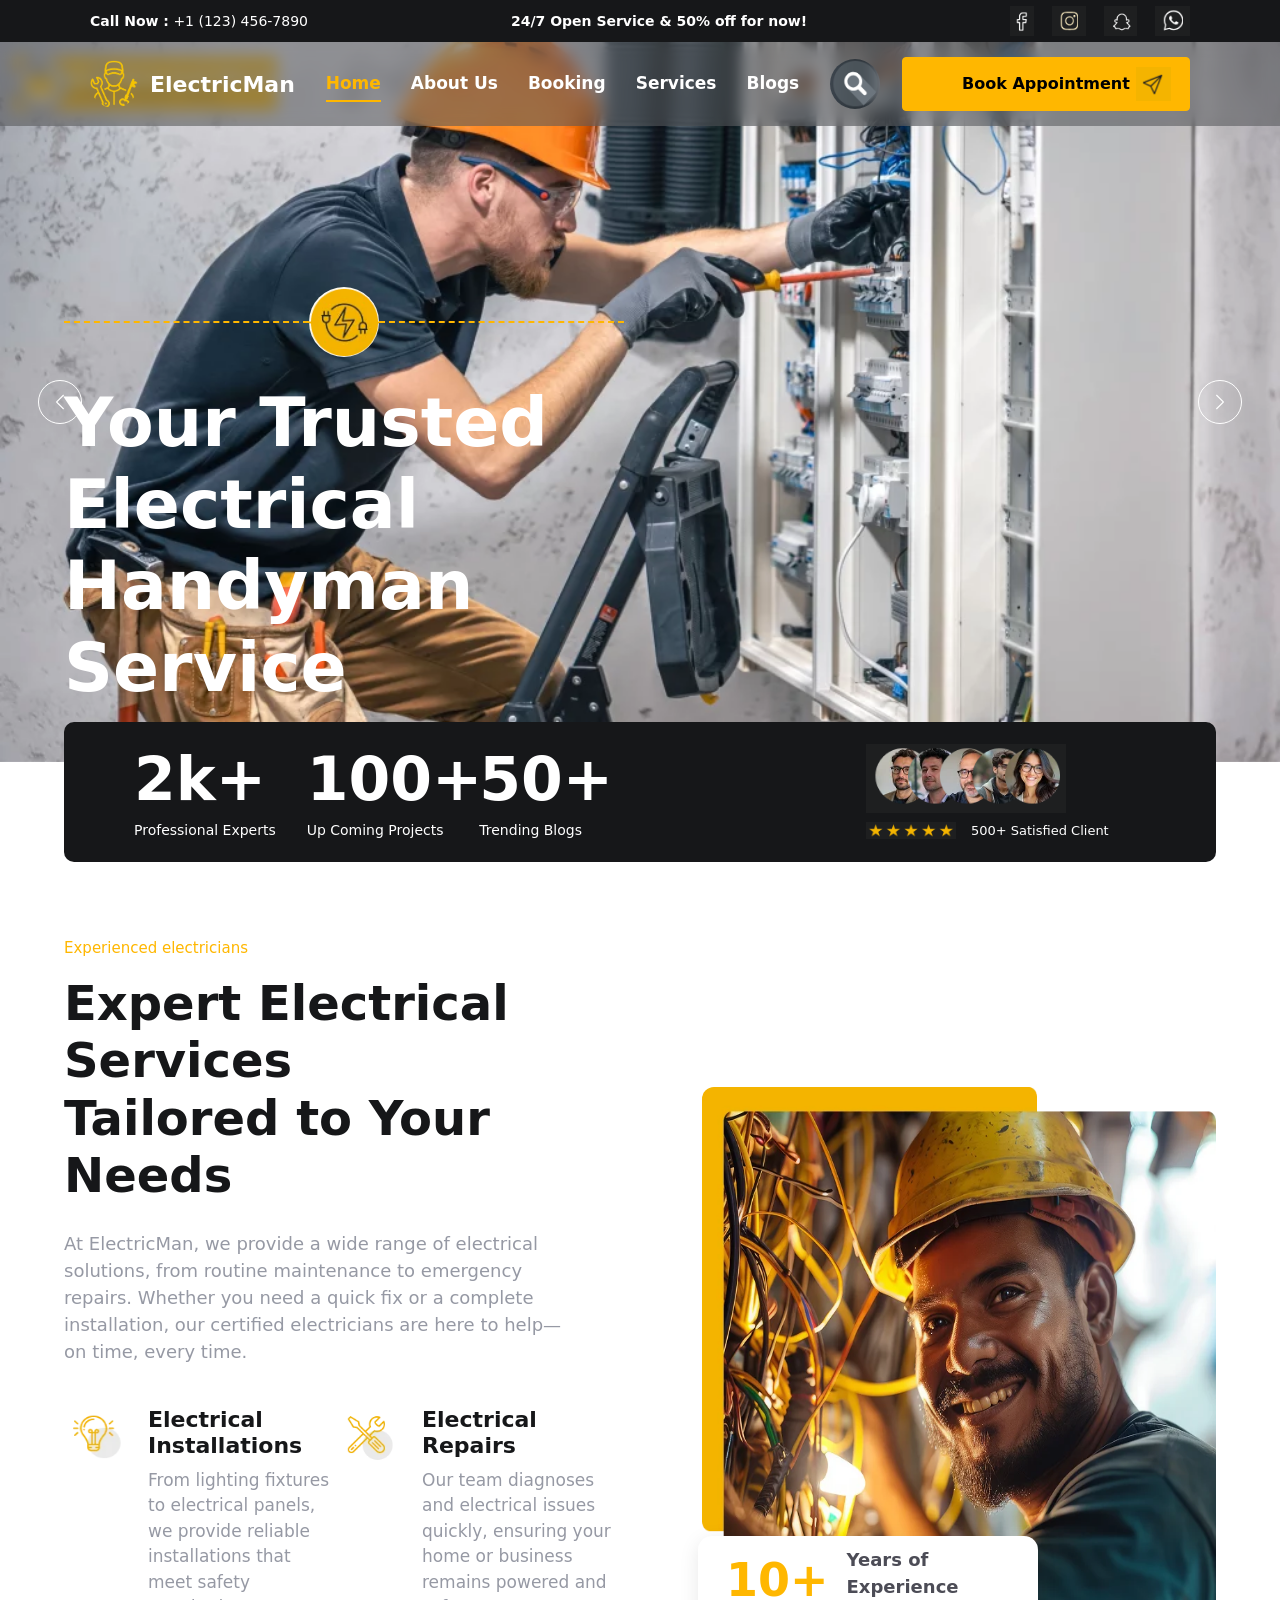
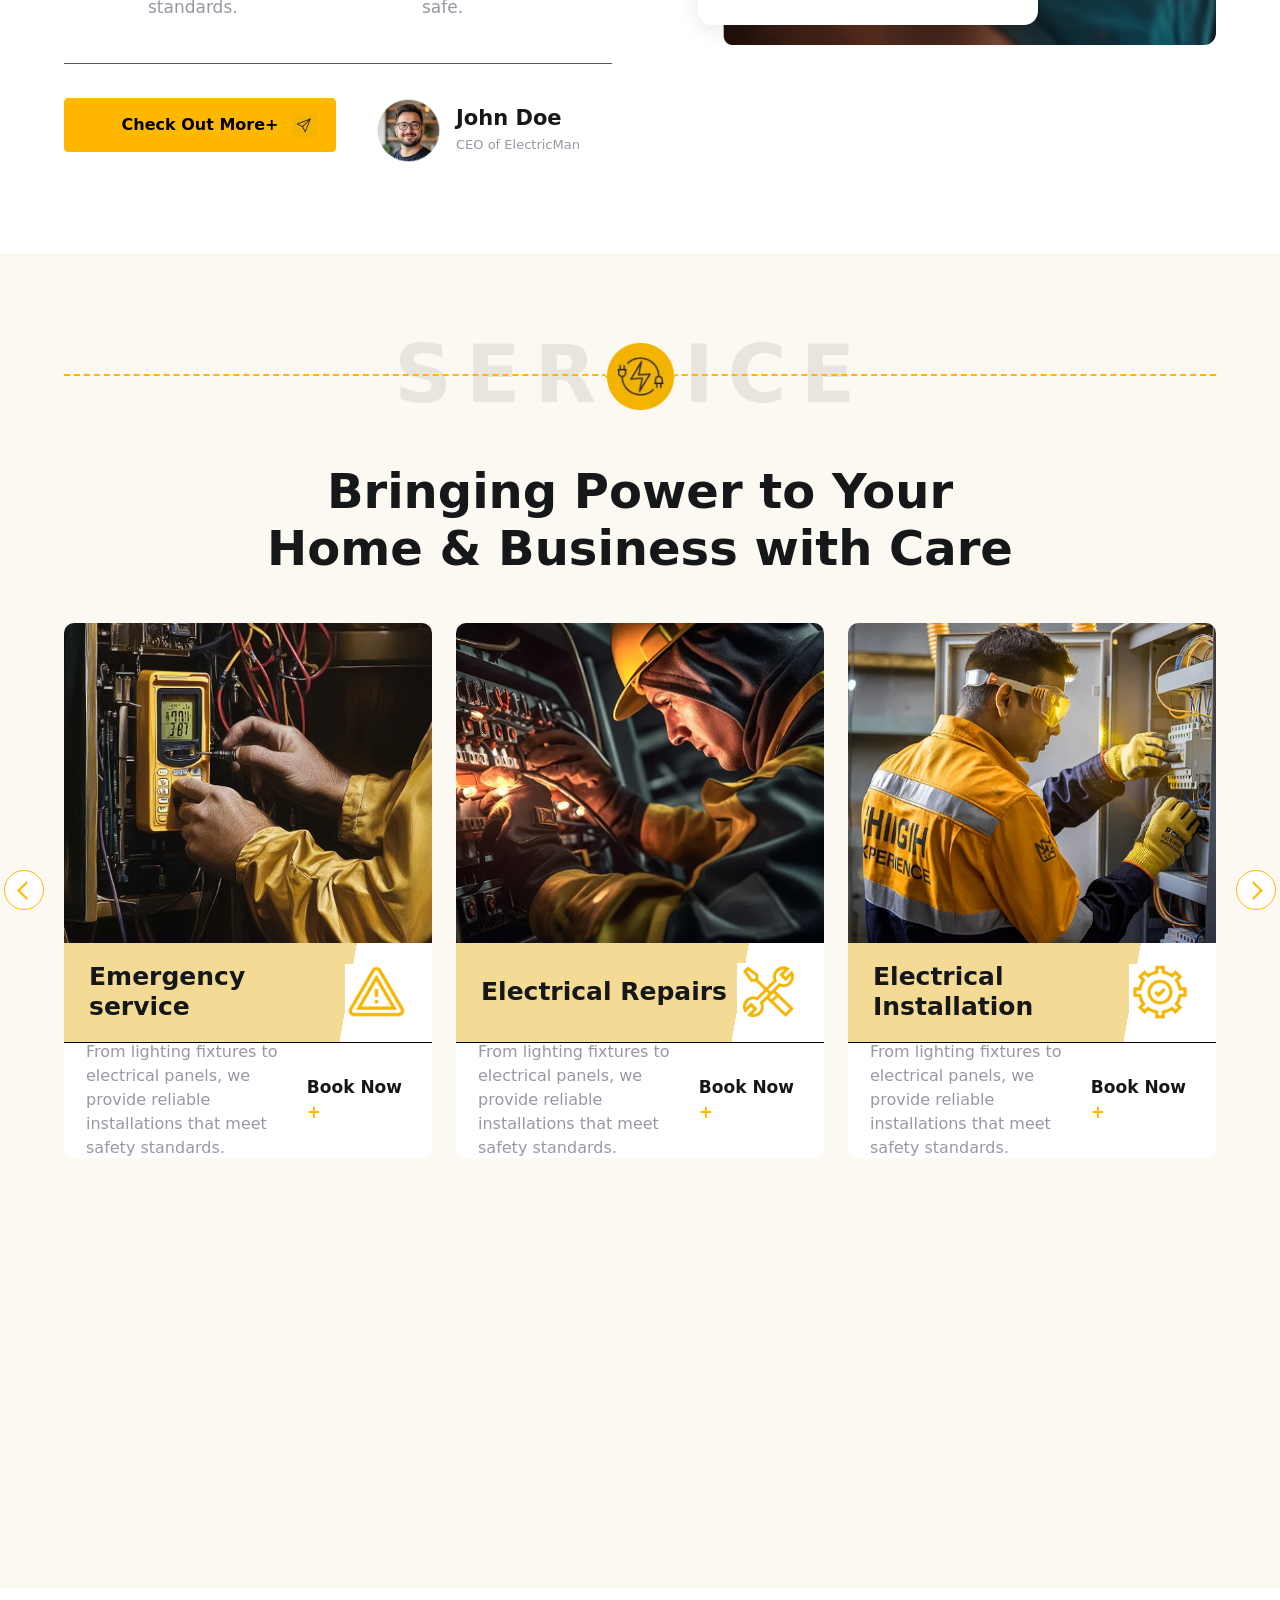
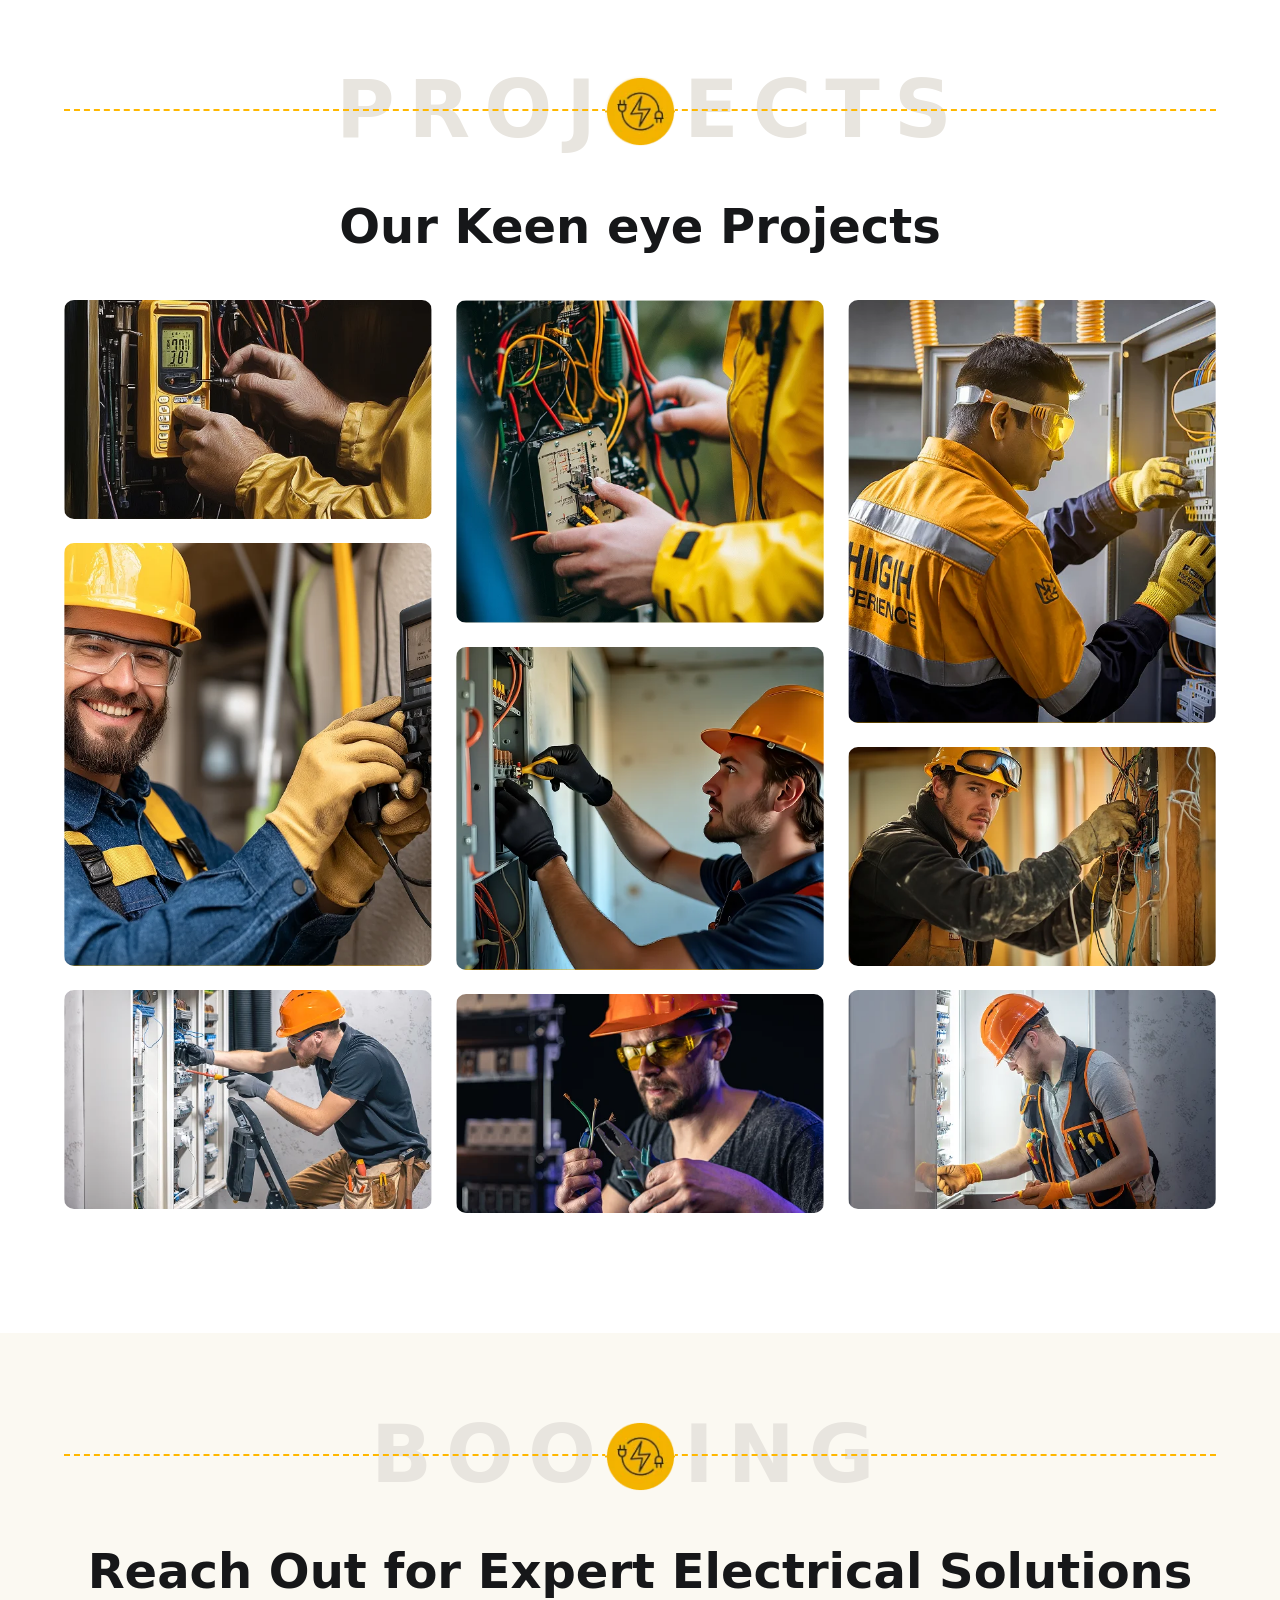
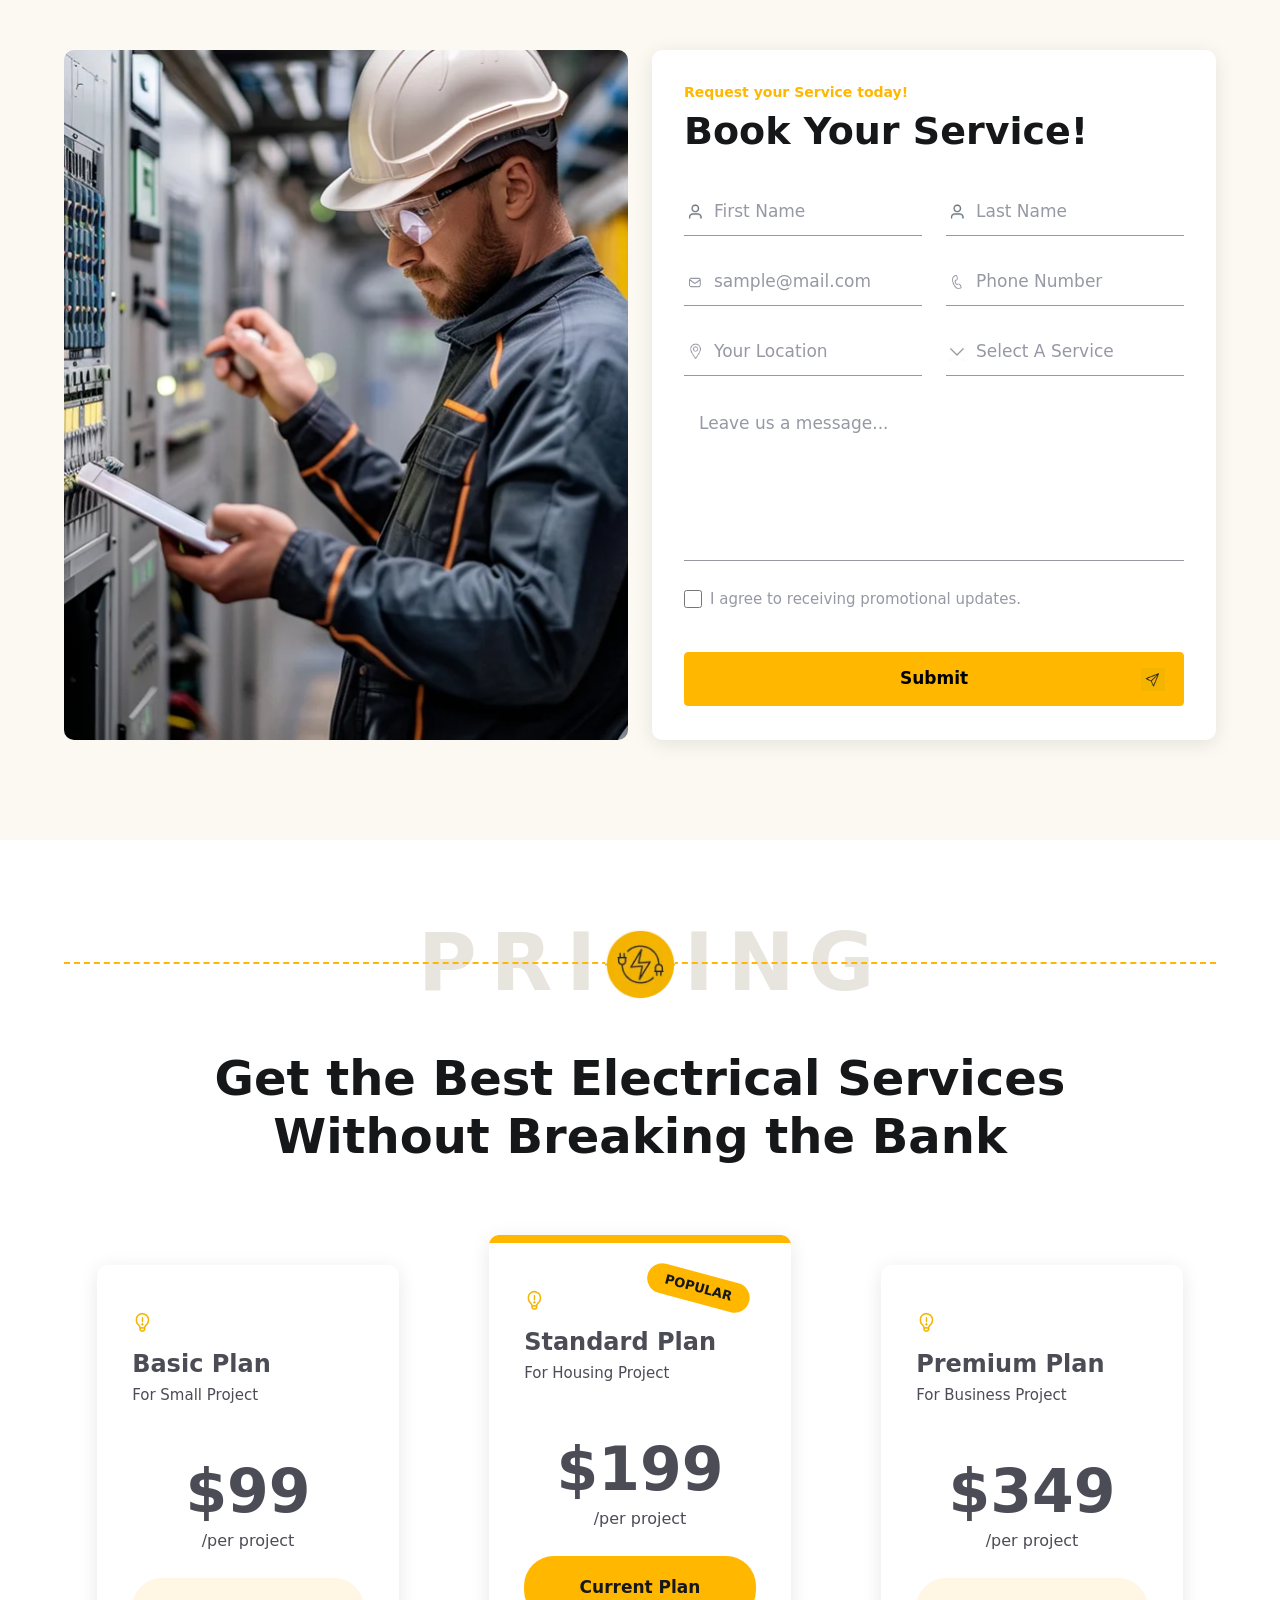
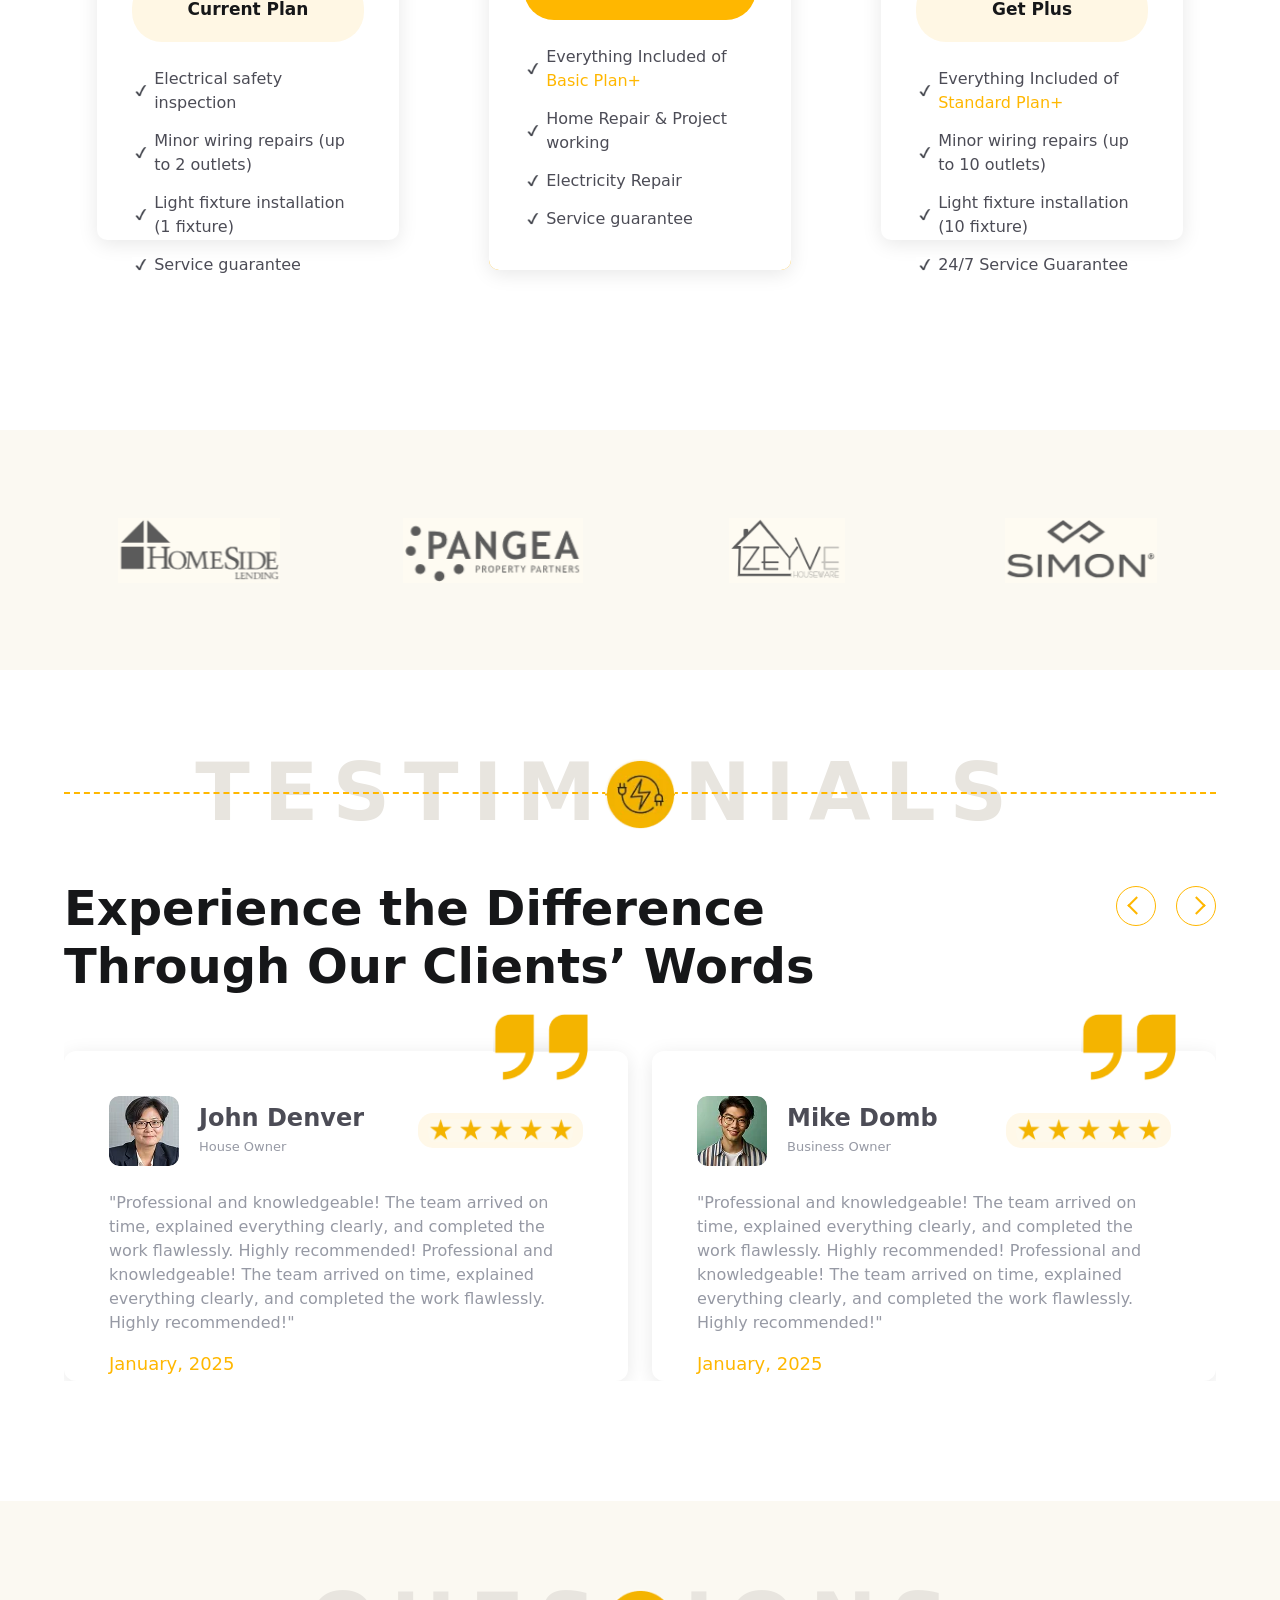
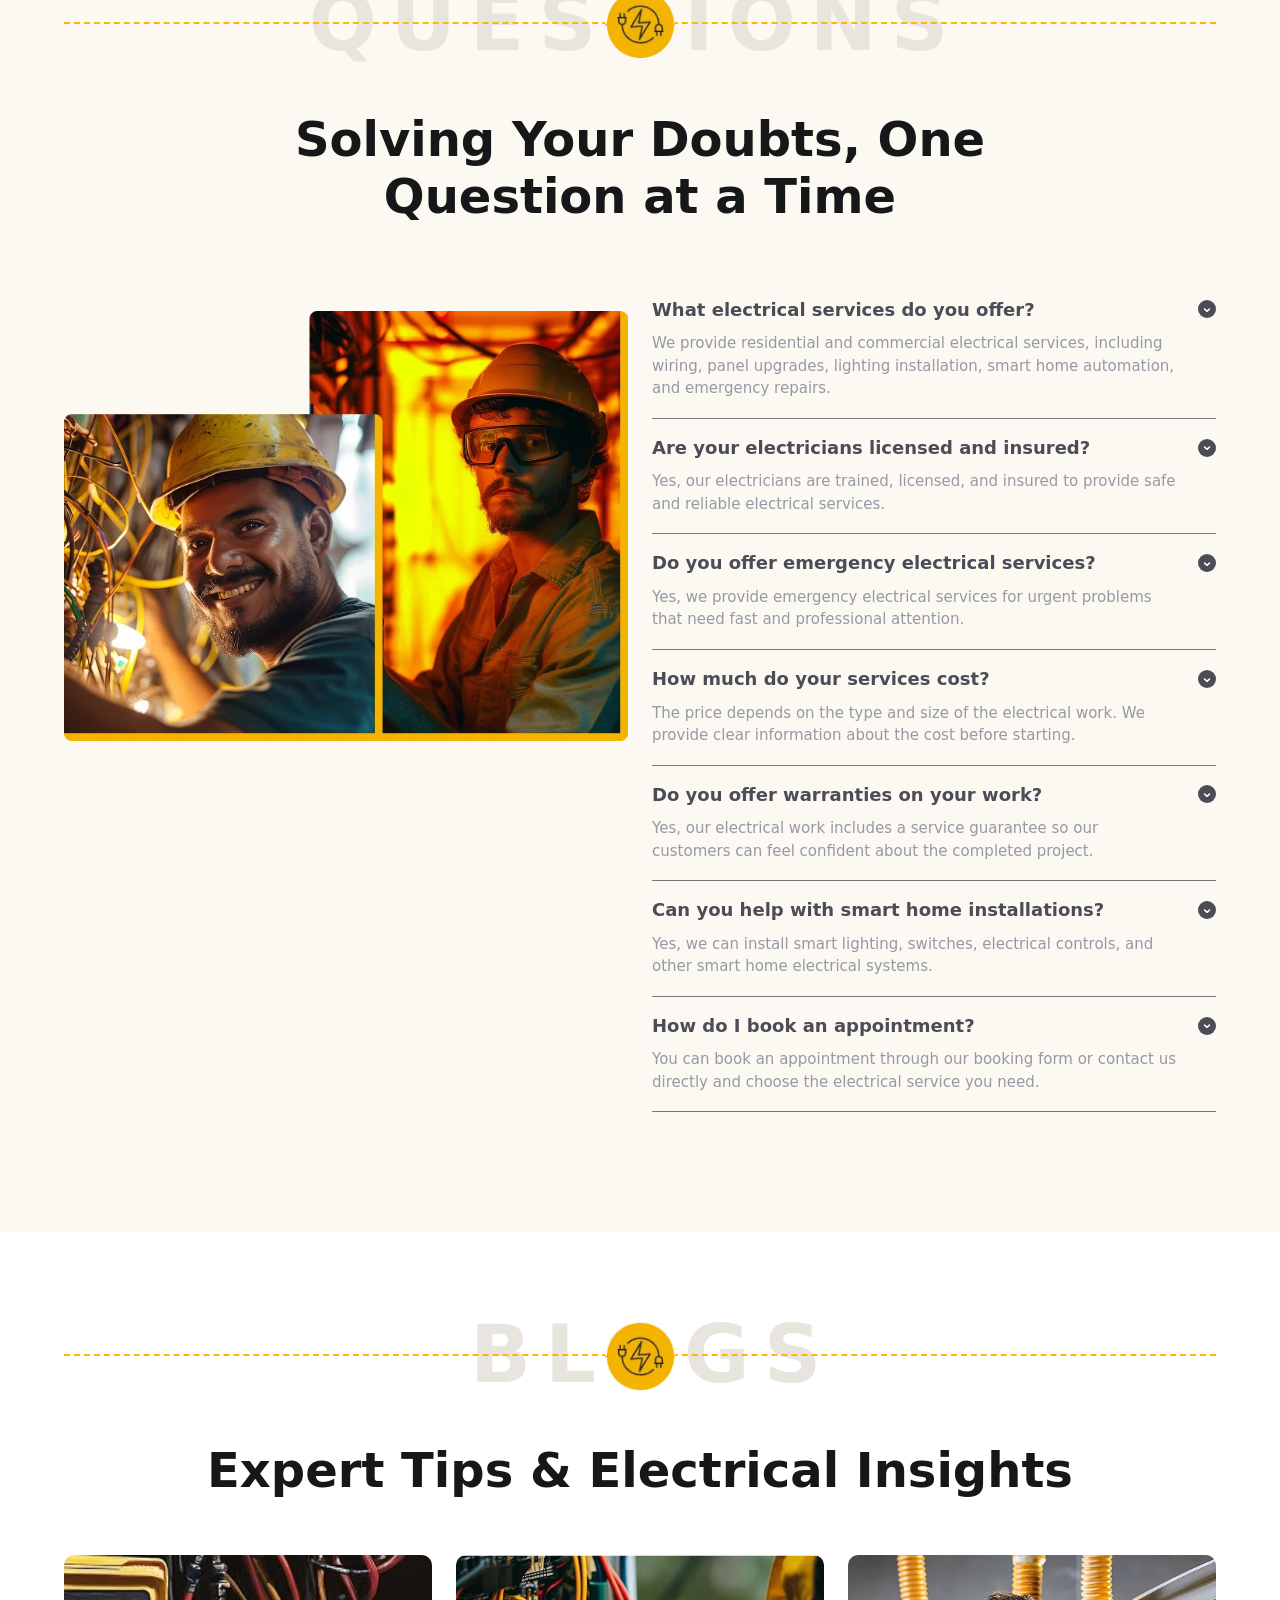
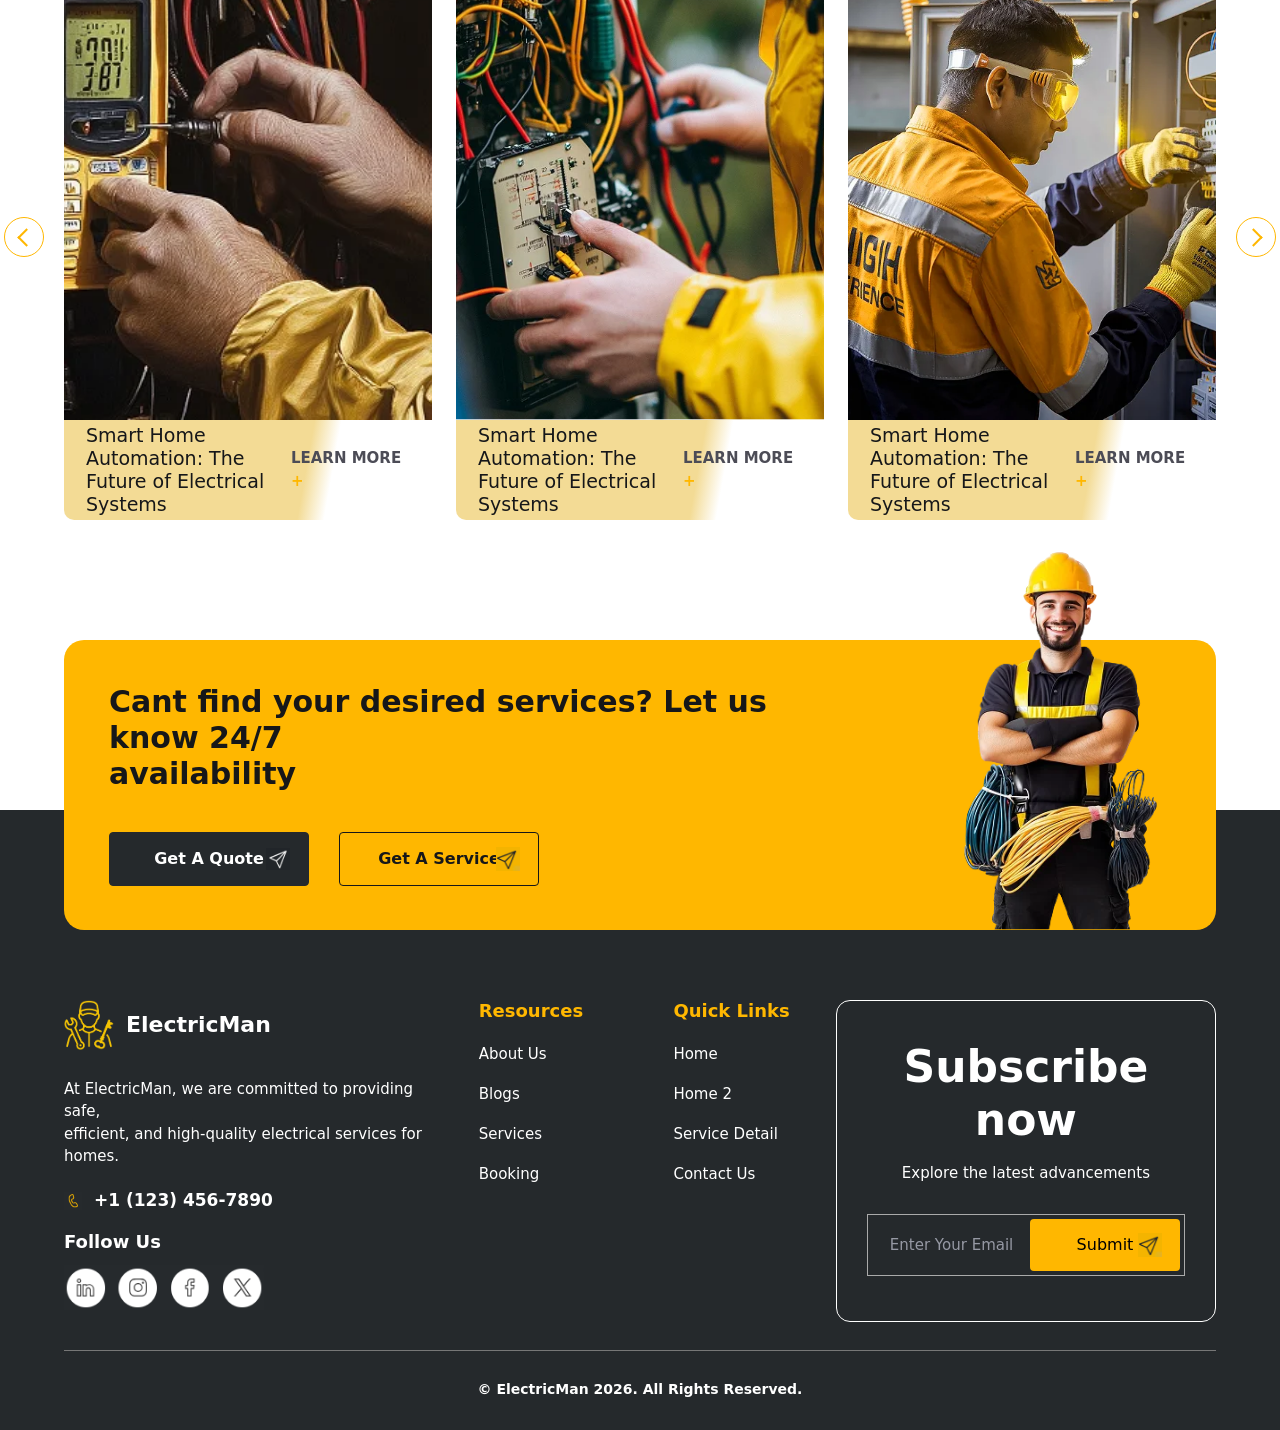
<file: index.html>
<!doctype html>
<html lang="en">
  <head>
    <meta charset="UTF-8" />
    <meta name="viewport" content="width=device-width, initial-scale=1.0" />

    <title>Electric Man - Handyman</title>

    <link
      href="https://cdn.jsdelivr.net/npm/bootstrap@5.3.8/dist/css/bootstrap.min.css"
      rel="stylesheet"
      integrity="sha384-sRIl4kxILFvY47J16cr9ZwB07vP4J8+LH7qKQnuqkuIAvNWLzeN8tE5YBujZqJLB"
      crossorigin="anonymous"
    />

    <link rel="stylesheet" href="./styles/styles.css" />
  </head>

  <body>
    <!-- HEADER START -->
    <header class="site-header">
      <div class="top-bar">
        <div class="top-bar__content">
          <p class="top-bar__phone">
            <strong>Call Now :</strong>
            +1 (123) 456-7890
          </p>

          <p class="top-bar__offer">24/7 Open Service & 50% off for now!</p>

          <div class="top-bar__socials">
            <a href="#">
              <img src="./assets/header/fb.png" alt="fb" />
            </a>

            <a href="#">
              <img src="./assets/header/instagram.png" alt="instagram" />
            </a>

            <a href="#">
              <img src="./assets/header/snapchat.png" alt="snapchat" />
            </a>

            <a href="#">
              <img src="./assets/header/whatsapp.png" alt="whatsapp" />
            </a>
          </div>
        </div>
      </div>

      <nav class="main-navbar">
        <div class="main-navbar__content">
          <a class="main-navbar__logo" href="./index.html">
            <img src="./assets/common/banner.png" alt="main logo" />
            <span>ElectricMan</span>
          </a>

          <ul class="main-navbar__links">
            <li>
              <a class="active" href="./index.html">Home</a>
            </li>

            <li>
              <a href="./pages/about.html">About Us</a>
            </li>

            <li>
              <a href="./pages/booking.html">Booking</a>
            </li>

            <li>
              <a href="./pages/services.html">Services</a>
            </li>

            <li>
              <a href="./pages/blogs.html">Blogs</a>
            </li>

            <li>
              <a href="./pages/contact.html">Contact Us</a>
            </li>
          </ul>

          <div class="main-navbar__actions">
            <button class="search-button" type="button">
              <img src="./assets/header/search.png" alt="search" />
            </button>

            <a
              class="appointment-button animated-button yellow-button"
              href="./pages/booking.html"
            >
              <img
                class="animated-button__icon animated-button__icon--hover"
                src="./assets/common/paper_airplane_yellow_rotated.png"
                alt="paper airplane yellow"
              />

              <span class="animated-button__text">Book Appointment</span>

              <img
                class="animated-button__icon animated-button__icon--default"
                src="./assets/common/paper_airplane_black.png"
                alt="paper airplane black"
              />
            </a>

            <button class="menu-button" type="button">
              <img src="./assets/header/menu.png" alt="menu" />
            </button>
          </div>
        </div>
      </nav>
    </header>
    <!-- HEADER END -->
    <!-- HERO CAROUSEL-->
    <section class="hero">
      <div id="carouselExampleCaptions" class="carousel slide">
        <div class="carousel-inner">
          <div class="carousel-item active">
            <img
              src="./assets/home/1.hero/hero_image.webp"
              class="d-block w-100 hero__image"
              alt="hero image"
            />

            <div class="carousel-caption hero__caption">
              <div class="hero__line">
                <span></span>
                <img src="./assets/common/main_logo.png" alt="jita logo" />
                <span></span>
              </div>

              <h1>Your Trusted Electrical Handyman Service</h1>

              <div class="hero__buttons">
                <a
                  class="hero-button hero-button--quote animated-button"
                  href="./pages/booking.html"
                >
                  <img
                    class="animated-button__icon animated-button__icon--hover"
                    src="./assets/common/paper_airplane_yellow_rotated.png"
                    alt="paper airplane yellow rotated"
                  />

                  <span class="animated-button__text">Get A Quote</span>

                  <img
                    class="animated-button__icon animated-button__icon--default"
                    src="./assets/common/paper_airplane_black.png"
                    alt="paper airplane black"
                  />
                </a>

                <a
                  class="hero-button hero-button--service animated-button"
                  href="./pages/booking.html"
                >
                  <img
                    class="animated-button__icon animated-button__icon--hover"
                    src="./assets/common/paper_airplane_yellow_rotated.png"
                    alt="paper airplane yellow rotated"
                  />

                  <span class="animated-button__text">Get A Service</span>

                  <img
                    class="animated-button__icon animated-button__icon--default"
                    src="./assets/home/1.hero/paper_airplane_white.png"
                    alt="paper airplane white"
                  />
                </a>
              </div>
            </div>
          </div>
          <div class="carousel-item">
            <img
              src="./assets/home/1.hero/hero_image_2.webp"
              class="d-block w-100 hero__image"
              alt="hero image"
            />

            <div class="carousel-caption hero__caption hero__caption--right">
              <div class="hero__line">
                <span></span>

                <img src="./assets/common/main_logo.png" alt="jita logo" />

                <span></span>
              </div>

              <h2>Your Trusted Electrical Handyman Service</h2>

              <div class="hero__buttons">
                <a
                  class="hero-button hero-button--quote animated-button"
                  href="./pages/booking.html"
                >
                  <img
                    class="animated-button__icon animated-button__icon--hover"
                    src="./assets/common/paper_airplane_yellow_rotated.png"
                    alt="paper airplane yellow rotated"
                  />

                  <span class="animated-button__text">Get A Quote</span>

                  <img
                    class="animated-button__icon animated-button__icon--default"
                    src="./assets/common/paper_airplane_black.png"
                    alt="paper airplane black"
                  />
                </a>

                <a
                  class="hero-button hero-button--service animated-button"
                  href="./pages/booking.html"
                >
                  <img
                    class="animated-button__icon animated-button__icon--hover"
                    src="./assets/common/paper_airplane_yellow_rotated.png"
                    alt="paper airplane yellow rotated"
                  />

                  <span class="animated-button__text">Get A Service</span>

                  <img
                    class="animated-button__icon animated-button__icon--default"
                    src="./assets/home/1.hero/paper_airplane_white.png"
                    alt="paper airplane white"
                  />
                </a>
              </div>
            </div>
          </div>
        </div>
        <button
          class="carousel-control-prev"
          type="button"
          data-bs-target="#carouselExampleCaptions"
          data-bs-slide="prev"
        >
          <span class="carousel-control-prev-icon"></span>
        </button>

        <button
          class="carousel-control-next"
          type="button"
          data-bs-target="#carouselExampleCaptions"
          data-bs-slide="next"
        >
          <span class="carousel-control-next-icon"></span>
        </button>
      </div>
    </section>
    <!-- HERO CAROUSEL END -->
    <!-- STATS SECTION START -->
    <section class="stats-section">
      <div class="stats-box">
        <div class="row align-items-center stats-row">
          <div class="col-4 col-lg-2">
            <div class="stats-item">
              <h3>2k+</h3>
              <p>Professional Experts</p>
            </div>
          </div>

          <div class="col-4 col-lg-2">
            <div class="stats-item">
              <h3>100+</h3>
              <p>Up Coming Projects</p>
            </div>
          </div>

          <div class="col-4 col-lg-2">
            <div class="stats-item">
              <h3>50+</h3>
              <p>Trending Blogs</p>
            </div>
          </div>

          <div class="col-12 col-lg-6">
            <div class="satisfied-client">
              <img
                class="satisfied-client__people"
                src="./assets/home/2.satisfied_client/satisfied_client.png"
                alt="satisfied client"
              />

              <div class="satisfied-client__rating">
                <img
                  src="./assets/home/2.satisfied_client/stars.png"
                  alt="stars"
                />

                <span>500+ Satisfied Client</span>
              </div>
            </div>
          </div>
        </div>
      </div>
    </section>
    <!-- STATS SECTION END -->
    <!-- EXPERIENCED ELECTRICIANS START -->
    <section class="experienced">
      <div class="experienced__content">
        <div class="row g-0 experienced__row">
          <div class="col-12 col-lg-6 experienced__left">
            <p class="experienced__small-title">Experienced electricians</p>

            <h2>
              Expert Electrical Services
              <br />
              Tailored to Your Needs
            </h2>

            <p class="experienced__description">
              At ElectricMan, we provide a wide range of electrical solutions,
              from routine maintenance to emergency repairs. Whether you need a
              quick fix or a complete installation, our certified electricians
              are here to help—on time, every time.
            </p>

            <div class="row g-0 experienced__services">
              <div class="col-12 col-lg-6">
                <div class="experienced-service">
                  <img
                    src="./assets/home/3.experienced_electricians/electrical_installations.png"
                    alt="electrical installations"
                  />

                  <div>
                    <h3>Electrical Installations</h3>

                    <p>
                      From lighting fixtures to electrical panels, we provide
                      reliable installations that meet safety standards.
                    </p>
                  </div>
                </div>
              </div>

              <div class="col-12 col-lg-6">
                <div class="experienced-service">
                  <img
                    src="./assets/home/3.experienced_electricians/electrical_repairs.png"
                    alt="electrical repairs"
                  />

                  <div>
                    <h3>Electrical Repairs</h3>

                    <p>
                      Our team diagnoses and electrical issues quickly, ensuring
                      your home or business remains powered and safe.
                    </p>
                  </div>
                </div>
              </div>
            </div>

            <div class="experienced__divider"></div>

            <div class="experienced__bottom">
              <a
                class="experienced__more animated-button yellow-button"
                href="./pages/services.html"
              >
                <img
                  class="animated-button__icon animated-button__icon--hover"
                  src="./assets/common/paper_airplane_yellow_rotated.png"
                  alt="paper airplane yellow rotated"
                />

                <span class="animated-button__text">Check Out More+</span>

                <img
                  class="animated-button__icon animated-button__icon--default"
                  src="./assets/common/paper_airplane_black.png"
                  alt="paper airplane black"
                />
              </a>

              <div class="experienced__author">
                <img
                  src="./assets/home/3.experienced_electricians/john_doe.png"
                  alt="john doe"
                />

                <div>
                  <h3>John Doe</h3>
                  <p>CEO of ElectricMan</p>
                </div>
              </div>
            </div>
          </div>

          <div class="col-12 col-lg-6 experienced__right">
            <div class="experienced__image-box">
              <img
                class="experienced__main-image"
                src="./assets/home/3.experienced_electricians/experiencet_electricians.webp"
                alt="experienced electricians"
              />

              <div class="experienced__experience">
                <strong>10+</strong>
                <span>Years of Experience</span>
              </div>
            </div>
          </div>
        </div>
      </div>
    </section>
    <!-- EXPERIENCED ELECTRICIANS END -->
    <!-- SERVICES SECTION START -->
    <section class="services">
      <div class="services__content">
        <div class="service-head">
          <div class="section-mark">
            <p>
              <span>SER</span>
              <span>ICE</span>
            </p>

            <div class="section-mark__line">
              <img src="./assets/common/main_logo.png" alt="main logo" />
            </div>
          </div>

          <h2>
            Bringing Power to Your
            <br />
            Home & Business with Care
          </h2>
        </div>

        <div
          id="serviceCarousel"
          class="carousel slide"
          data-bs-ride="carousel"
        >
          <div class="carousel-inner">
            <div class="carousel-item active">
              <div class="row gx-2 gx-lg-4 flex-nowrap">
                <div class="col-6 col-lg-4 service-column">
                  <div class="card service-card">
                    <img
                      src="./assets/common/emergency_service.png"
                      class="card-img-top"
                      alt="emergency service"
                    />

                    <div class="card-body">
                      <div class="service-name">
                        <h3>Emergency service</h3>

                        <img
                          src="./assets/home/4.service/emergency_service_icon.png"
                          alt="emergency service icon"
                        />
                      </div>

                      <div class="service-info">
                        <p>
                          From lighting fixtures to electrical panels, we
                          provide reliable installations that meet safety
                          standards.
                        </p>

                        <a href="./pages/services.html"> Book Now <span>+</span> </a>
                      </div>
                    </div>
                  </div>
                </div>

                <div class="col-6 col-lg-4 service-column">
                  <div class="card service-card">
                    <img
                      src="./assets/common/electrical_repairs.png"
                      class="card-img-top"
                      alt="electrical repairs"
                    />

                    <div class="card-body">
                      <div class="service-name">
                        <h3>Electrical Repairs</h3>

                        <img
                          src="./assets/home/4.service/electrical_repairs_icon.png"
                          alt="electrical repairs icon"
                        />
                      </div>

                      <div class="service-info">
                        <p>
                          From lighting fixtures to electrical panels, we
                          provide reliable installations that meet safety
                          standards.
                        </p>

                        <a href="./pages/services.html"> Book Now <span>+</span> </a>
                      </div>
                    </div>
                  </div>
                </div>

                <div class="col-6 col-lg-4 service-column">
                  <div class="card service-card">
                    <img
                      src="./assets/common/electrical_installation.png"
                      class="card-img-top"
                      alt="electrical installation"
                    />

                    <div class="card-body">
                      <div class="service-name">
                        <h3>Electrical Installation</h3>

                        <img
                          src="./assets/home/4.service/electrical_installation_icon.png"
                          alt="electrical installation icon"
                        />
                      </div>

                      <div class="service-info">
                        <p>
                          From lighting fixtures to electrical panels, we
                          provide reliable installations that meet safety
                          standards.
                        </p>

                        <a href="./pages/services.html"> Book Now <span>+</span> </a>
                      </div>
                    </div>
                  </div>
                </div>
              </div>
            </div>

            <div class="carousel-item">
              <div class="row gx-2 gx-lg-4 flex-nowrap">
                <div class="col-6 col-lg-4 service-column">
                  <div class="card service-card">
                    <img
                      src="./assets/common/electrical_installation.png"
                      class="card-img-top"
                      alt="electrical installation"
                    />

                    <div class="card-body">
                      <div class="service-name">
                        <h3>Electrical Installation</h3>

                        <img
                          src="./assets/home/4.service/electrical_installation_icon.png"
                          alt="electrical installation icon"
                        />
                      </div>

                      <div class="service-info">
                        <p>
                          From lighting fixtures to electrical panels, we
                          provide reliable installations that meet safety
                          standards.
                        </p>

                        <a href="./pages/services.html"> Book Now <span>+</span> </a>
                      </div>
                    </div>
                  </div>
                </div>

                <div class="col-6 col-lg-4 service-column">
                  <div class="card service-card">
                    <img
                      src="./assets/common/emergency_service.png"
                      class="card-img-top"
                      alt="emergency service"
                    />

                    <div class="card-body">
                      <div class="service-name">
                        <h3>Emergency service</h3>

                        <img
                          src="./assets/home/4.service/emergency_service_icon.png"
                          alt="emergency service icon"
                        />
                      </div>

                      <div class="service-info">
                        <p>
                          From lighting fixtures to electrical panels, we
                          provide reliable installations that meet safety
                          standards.
                        </p>

                        <a href="./pages/services.html"> Book Now <span>+</span> </a>
                      </div>
                    </div>
                  </div>
                </div>

                <div class="col-6 col-lg-4 service-column">
                  <div class="card service-card">
                    <img
                      src="./assets/common/electrical_repairs.png"
                      class="card-img-top"
                      alt="electrical repairs"
                    />

                    <div class="card-body">
                      <div class="service-name">
                        <h3>Electrical Repairs</h3>

                        <img
                          src="./assets/home/4.service/electrical_repairs_icon.png"
                          alt="electrical repairs icon"
                        />
                      </div>

                      <div class="service-info">
                        <p>
                          From lighting fixtures to electrical panels, we
                          provide reliable installations that meet safety
                          standards.
                        </p>

                        <a href="./pages/services.html"> Book Now <span>+</span> </a>
                      </div>
                    </div>
                  </div>
                </div>
              </div>
            </div>
          </div>

          <button
            class="carousel-control-prev"
            type="button"
            data-bs-target="#serviceCarousel"
            data-bs-slide="prev"
          >
            <span class="carousel-control-prev-icon"></span>
            <span class="visually-hidden">Previous</span>
          </button>

          <button
            class="carousel-control-next"
            type="button"
            data-bs-target="#serviceCarousel"
            data-bs-slide="next"
          >
            <span class="carousel-control-next-icon"></span>
            <span class="visually-hidden">Next</span>
          </button>
        </div>
      </div>
      <!-- VIDEO START -->
      <div class="service-video">
        <video autoplay muted loop playsinline>
          <source src="./assets/home/4.service/video.mp4" type="video/mp4" />
        </video>
      </div>
      <!-- VIDEO END -->
    </section>
    <!-- SERVICES SECTION END -->
    <!-- PROJECTS START-->
    <section class="projects">
      <div class="projects__content">
        <div class="projects-head">
          <div class="section-mark">
            <p>
              <span>PROJ</span>
              <span>ECTS</span>
            </p>

            <div class="section-mark__line">
              <img src="./assets/common/main_logo.png" alt="main logo" />
            </div>
          </div>

          <h2>Our Keen eye Projects</h2>
        </div>

        <div class="row projects__gallery gx-0 gy-3 gx-lg-4 gy-lg-0">
          <div class="col-12 col-lg-4">
            <div class="projects__column">
              <div class="project-item">
                <img
                  src="./assets/home/5.projects/1.webp"
                  alt="electrical testing"
                />

                <div class="project-item__overlay">
                  <div class="project-item__icon">
                    <img
                      src="./assets/home/5.projects/cover_icon.png"
                      alt="cover icon"
                    />
                  </div>
                </div>
              </div>

              <div class="project-item">
                <img
                  src="./assets/home/5.projects/4.webp"
                  alt="electrician inspection"
                />

                <div class="project-item__overlay">
                  <div class="project-item__icon">
                    <img
                      src="./assets/home/5.projects/cover_icon.png"
                      alt="cover icon"
                    />
                  </div>
                </div>
              </div>

              <div class="project-item">
                <img
                  src="./assets/home/5.projects/7.webp"
                  alt="electrical cabinet service"
                />

                <div class="project-item__overlay">
                  <div class="project-item__icon">
                    <img
                      src="./assets/home/5.projects/cover_icon.png"
                      alt="cover icon"
                    />
                  </div>
                </div>
              </div>
            </div>
          </div>

          <div class="col-12 col-lg-4">
            <div class="projects__column">
              <div class="project-item">
                <img
                  src="./assets/home/5.projects/2.webp"
                  alt="electrical panel testing"
                />

                <div class="project-item__overlay">
                  <div class="project-item__icon">
                    <img
                      src="./assets/home/5.projects/cover_icon.png"
                      alt="cover icon"
                    />
                  </div>
                </div>
              </div>

              <div class="project-item">
                <img
                  src="./assets/home/5.projects/5.webp"
                  alt="circuit breaker repair"
                />

                <div class="project-item__overlay">
                  <div class="project-item__icon">
                    <img
                      src="./assets/home/5.projects/cover_icon.png"
                      alt="cover icon"
                    />
                  </div>
                </div>
              </div>

              <div class="project-item">
                <img src="./assets/home/5.projects/8.webp" alt="wire repair" />

                <div class="project-item__overlay">
                  <div class="project-item__icon">
                    <img
                      src="./assets/home/5.projects/cover_icon.png"
                      alt="cover icon"
                    />
                  </div>
                </div>
              </div>
            </div>
          </div>

          <div class="col-12 col-lg-4">
            <div class="projects__column">
              <div class="project-item">
                <img
                  src="./assets/home/5.projects/3.webp"
                  alt="electrical maintenance"
                />

                <div class="project-item__overlay">
                  <div class="project-item__icon">
                    <img
                      src="./assets/home/5.projects/cover_icon.png"
                      alt="cover icon"
                    />
                  </div>
                </div>
              </div>

              <div class="project-item">
                <img src="./assets/home/5.projects/6.webp" alt="home wiring" />

                <div class="project-item__overlay">
                  <div class="project-item__icon">
                    <img
                      src="./assets/home/5.projects/cover_icon.png"
                      alt="cover icon"
                    />
                  </div>
                </div>
              </div>

              <div class="project-item">
                <img
                  src="./assets/home/5.projects/9.webp"
                  alt="panel installation"
                />

                <div class="project-item__overlay">
                  <div class="project-item__icon">
                    <img
                      src="./assets/home/5.projects/cover_icon.png"
                      alt="cover icon"
                    />
                  </div>
                </div>
              </div>
            </div>
          </div>
        </div>
      </div>
    </section>
    <!-- PROJECTS END-->
    <!-- BOOKING START -->
    <section class="booking" id="booking">
      <div class="booking__content">
        <div class="booking-head">
          <div class="section-mark">
            <p>
              <span>BOO</span>
              <span>ING</span>
            </p>

            <div class="section-mark__line">
              <img src="./assets/common/main_logo.png" alt="main logo" />
            </div>
          </div>

          <h2>
            Reach Out for Expert
            <br class="booking-head__break" />
            Electrical Solutions
          </h2>
        </div>

        <div class="row booking__row gx-0 gy-3 gx-lg-4 gy-lg-0">
          <div class="col-12 col-lg-6">
            <div class="booking__image">
              <img
                src="./assets/home/6.booing/main_image.webp"
                alt="electrician service"
              />
            </div>
          </div>

          <div class="col-12 col-lg-6">
            <form class="booking-form">
              <p class="booking-form__small-title">
                Request your Service today!
              </p>

              <h3>Book Your Service!</h3>

              <div class="row booking-form__fields gx-0 gy-0 gx-lg-4 gy-lg-4">
                <div class="col-12 col-lg-6">
                  <label class="booking-field">
                    <img
                      src="./assets/home/6.booing/name.png"
                      alt="name icon"
                    />

                    <input
                      type="text"
                      name="first-name"
                      placeholder="First Name"
                    />
                  </label>
                </div>

                <div class="col-12 col-lg-6">
                  <label class="booking-field">
                    <img
                      src="./assets/home/6.booing/name.png"
                      alt="name icon"
                    />

                    <input
                      type="text"
                      name="last-name"
                      placeholder="Last Name"
                    />
                  </label>
                </div>

                <div class="col-12 col-lg-6">
                  <label class="booking-field">
                    <img
                      src="./assets/home/6.booing/email.png"
                      alt="email icon"
                    />

                    <input
                      type="email"
                      name="email"
                      placeholder="sample@mail.com"
                    />
                  </label>
                </div>

                <div class="col-12 col-lg-6">
                  <label class="booking-field">
                    <img
                      src="./assets/home/6.booing/phone.png"
                      alt="phone icon"
                    />

                    <input type="tel" name="phone" placeholder="Phone Number" />
                  </label>
                </div>

                <div class="col-12 col-lg-6">
                  <label class="booking-field">
                    <img
                      src="./assets/home/6.booing/location.png"
                      alt="location icon"
                    />

                    <input
                      type="text"
                      name="location"
                      placeholder="Your Location"
                    />
                  </label>
                </div>

                <div class="col-12 col-lg-6">
                  <label class="booking-field">
                    <img
                      src="./assets/home/6.booing/arrow.png"
                      alt="arrow icon"
                    />

                    <select name="service">
                      <option value="select">Select A Service</option>
                      <option value="installation">
                        Electrical Installation
                      </option>
                      <option value="repairs">Electrical Repairs</option>
                      <option value="emergency">Emergency Service</option>
                    </select>
                  </label>
                </div>
              </div>

              <label class="booking-form__message">
                <textarea
                  name="message"
                  placeholder="Leave us a message..."
                ></textarea>
              </label>

              <label class="booking-form__checkbox">
                <input type="checkbox" name="promotion" />

                <span>I agree to receiving promotional updates.</span>
              </label>

              <button
                class="booking-form__submit animated-button yellow-button"
                type="submit"
              >
                <img
                  class="animated-button__icon animated-button__icon--hover"
                  src="./assets/common/paper_airplane_yellow_rotated.png"
                  alt="paper airplane yellow rotated"
                />

                <span class="animated-button__text">Submit</span>

                <img
                  class="animated-button__icon animated-button__icon--default"
                  src="./assets/common/paper_airplane_black.png"
                  alt="paper airplane black"
                />
              </button>
            </form>
          </div>
        </div>
      </div>
    </section>
    <!-- BOOKING END -->
    <!-- PRICING START -->
    <section class="pricing">
      <div class="pricing__content">
        <div class="pricing-head">
          <div class="section-mark">
            <p>
              <span>PRI</span>
              <span>ING</span>
            </p>

            <div class="section-mark__line">
              <img src="./assets/common/main_logo.png" alt="main logo" />
            </div>
          </div>

          <h2>
            Get the Best Electrical Services
            <br />
            Without Breaking the Bank
          </h2>
        </div>

        <div class="row pricing__cards gx-0 gy-3 gx-lg-4 gy-lg-0">
          <div class="col-12 col-lg-4">
            <div class="pricing-card">
              <div class="pricing-card__head">
                <img
                  src="./assets/home/7.pricing/nature.png"
                  alt="nature icon"
                />

                <h3>Basic Plan</h3>

                <p>For Small Project</p>
              </div>

              <div class="pricing-card__price">
                <h4>$99</h4>

                <p>/per project</p>
              </div>

              <button class="pricing-card__button" type="button">
                Current Plan
              </button>

              <div class="pricing-card__features">
                <div class="pricing-feature">
                  <img
                    src="./assets/home/7.pricing/correct.png"
                    alt="correct icon"
                  />

                  <p>Electrical safety inspection</p>
                </div>

                <div class="pricing-feature">
                  <img
                    src="./assets/home/7.pricing/correct.png"
                    alt="correct icon"
                  />

                  <p>Minor wiring repairs (up to 2 outlets)</p>
                </div>

                <div class="pricing-feature">
                  <img
                    src="./assets/home/7.pricing/correct.png"
                    alt="correct icon"
                  />

                  <p>Light fixture installation (1 fixture)</p>
                </div>

                <div class="pricing-feature">
                  <img
                    src="./assets/home/7.pricing/correct.png"
                    alt="correct icon"
                  />

                  <p>Service guarantee</p>
                </div>
              </div>
            </div>
          </div>

          <div class="col-12 col-lg-4">
            <div class="pricing-card pricing-card--popular">
              <div class="pricing-card__body">
                <span class="pricing-card__popular">POPULAR</span>

                <div class="pricing-card__head">
                  <img
                    src="./assets/home/7.pricing/nature.png"
                    alt="nature icon"
                  />

                  <h3>Standard Plan</h3>

                  <p>For Housing Project</p>
                </div>

                <div class="pricing-card__price">
                  <h4>$199</h4>

                  <p>/per project</p>
                </div>

                <button
                  class="pricing-card__button pricing-card__button--yellow"
                  type="button"
                >
                  Current Plan
                </button>

                <div class="pricing-card__features">
                  <div class="pricing-feature">
                    <img
                      src="./assets/home/7.pricing/correct.png"
                      alt="correct icon"
                    />

                    <p>
                      Everything Included of
                      <span>Basic Plan+</span>
                    </p>
                  </div>

                  <div class="pricing-feature">
                    <img
                      src="./assets/home/7.pricing/correct.png"
                      alt="correct icon"
                    />

                    <p>Home Repair & Project working</p>
                  </div>

                  <div class="pricing-feature">
                    <img
                      src="./assets/home/7.pricing/correct.png"
                      alt="correct icon"
                    />

                    <p>Electricity Repair</p>
                  </div>

                  <div class="pricing-feature">
                    <img
                      src="./assets/home/7.pricing/correct.png"
                      alt="correct icon"
                    />

                    <p>Service guarantee</p>
                  </div>
                </div>
              </div>
            </div>
          </div>

          <div class="col-12 col-lg-4">
            <div class="pricing-card">
              <div class="pricing-card__head">
                <img
                  src="./assets/home/7.pricing/nature.png"
                  alt="nature icon"
                />

                <h3>Premium Plan</h3>

                <p>For Business Project</p>
              </div>

              <div class="pricing-card__price">
                <h4>$349</h4>

                <p>/per project</p>
              </div>

              <button class="pricing-card__button" type="button">
                Get Plus
              </button>

              <div class="pricing-card__features">
                <div class="pricing-feature">
                  <img
                    src="./assets/home/7.pricing/correct.png"
                    alt="correct icon"
                  />

                  <p>
                    Everything Included of
                    <span>Standard Plan+</span>
                  </p>
                </div>

                <div class="pricing-feature">
                  <img
                    src="./assets/home/7.pricing/correct.png"
                    alt="correct icon"
                  />

                  <p>Minor wiring repairs (up to 10 outlets)</p>
                </div>

                <div class="pricing-feature">
                  <img
                    src="./assets/home/7.pricing/correct.png"
                    alt="correct icon"
                  />

                  <p>Light fixture installation (10 fixture)</p>
                </div>

                <div class="pricing-feature">
                  <img
                    src="./assets/home/7.pricing/correct.png"
                    alt="correct icon"
                  />

                  <p>24/7 Service Guarantee</p>
                </div>
              </div>
            </div>
          </div>
        </div>
      </div>
    </section>
    <!-- PRICING END -->
    <!-- PARTNERS START -->
    <section class="partners">
      <div class="partners__content">
        <div class="row partners__row">
          <div class="col-12 col-md-6 col-lg-3">
            <div class="partner-logo">
              <img src="./assets/home/8.carousel/homeside.png" alt="homeside" />
            </div>
          </div>

          <div class="col-12 col-md-6 col-lg-3">
            <div class="partner-logo">
              <img src="./assets/home/8.carousel/pangea.png" alt="pangea" />
            </div>
          </div>

          <div class="col-12 col-md-6 col-lg-3">
            <div class="partner-logo">
              <img src="./assets/home/8.carousel/zeyve.png" alt="zeyve" />
            </div>
          </div>

          <div class="col-12 col-md-6 col-lg-3">
            <div class="partner-logo">
              <img src="./assets/home/8.carousel/simon.png" alt="simon" />
            </div>
          </div>
        </div>
      </div>
    </section>
    <!-- PARTNERS END -->
    <!-- TESTIMONIALS START -->
    <section class="testimonials">
      <div class="testimonials__content">
        <div class="section-mark">
          <p>
            <span>TESTIM</span>
            <span>NIALS</span>
          </p>

          <div class="section-mark__line">
            <img src="./assets/common/main_logo.png" alt="main logo" />
          </div>
        </div>

        <h2>
          Experience the Difference
          <br />
          Through Our Clients’ Words
        </h2>

        <div
          id="testimonialCarousel"
          class="carousel slide"
          data-bs-ride="carousel"
        >
          <div class="carousel-inner">
            <div class="carousel-item active">
              <div class="row flex-nowrap">
                <div class="col-12 col-lg-6 testimonial-column">
                  <div class="testimonial-card">
                    <img
                      class="testimonial-card__quote"
                      src="./assets/home/9.testimonials/dots.png"
                      alt="dots"
                    />

                    <div class="testimonial-card__top">
                      <div class="testimonial-user">
                        <img
                          src="./assets/home/9.testimonials/john_denver.webp"
                          alt="john denver"
                        />

                        <div>
                          <h3>John Denver</h3>
                          <p>House Owner</p>
                        </div>
                      </div>

                      <img
                        src="./assets/home/9.testimonials/stars.png"
                        alt="stars"
                      />
                    </div>

                    <p class="testimonial-card__text">
                      "Professional and knowledgeable! The team arrived on time,
                      explained everything clearly, and completed the work
                      flawlessly. Highly recommended! Professional and
                      knowledgeable! The team arrived on time, explained
                      everything clearly, and completed the work flawlessly.
                      Highly recommended!"
                    </p>

                    <p class="testimonial-card__date">January, 2025</p>
                  </div>
                </div>

                <div
                  class="col-12 col-lg-6 testimonial-column testimonial-column--second"
                >
                  <div class="testimonial-card">
                    <img
                      class="testimonial-card__quote"
                      src="./assets/home/9.testimonials/dots.png"
                      alt="dots"
                    />

                    <div class="testimonial-card__top">
                      <div class="testimonial-user">
                        <img
                          src="./assets/home/9.testimonials/mike_bob.webp"
                          alt="mike bob"
                        />

                        <div>
                          <h3>Mike Domb</h3>
                          <p>Business Owner</p>
                        </div>
                      </div>

                      <img
                        src="./assets/home/9.testimonials/stars.png"
                        alt="stars"
                      />
                    </div>

                    <p class="testimonial-card__text">
                      "Professional and knowledgeable! The team arrived on time,
                      explained everything clearly, and completed the work
                      flawlessly. Highly recommended! Professional and
                      knowledgeable! The team arrived on time, explained
                      everything clearly, and completed the work flawlessly.
                      Highly recommended!"
                    </p>

                    <p class="testimonial-card__date">January, 2025</p>
                  </div>
                </div>
              </div>
            </div>

            <div class="carousel-item">
              <div class="row flex-nowrap">
                <div class="col-12 col-lg-6 testimonial-column">
                  <div class="testimonial-card">
                    <img
                      class="testimonial-card__quote"
                      src="./assets/home/9.testimonials/dots.png"
                      alt="dots"
                    />

                    <div class="testimonial-card__top">
                      <div class="testimonial-user">
                        <img
                          src="./assets/home/9.testimonials/mike_bob.webp"
                          alt="mike bob"
                        />

                        <div>
                          <h3>Mike Domb</h3>
                          <p>Business Owner</p>
                        </div>
                      </div>

                      <img
                        src="./assets/home/9.testimonials/stars.png"
                        alt="stars"
                      />
                    </div>

                    <p class="testimonial-card__text">
                      "Professional and knowledgeable! The team arrived on time,
                      explained everything clearly, and completed the work
                      flawlessly. Highly recommended! Professional and
                      knowledgeable! The team arrived on time, explained
                      everything clearly, and completed the work flawlessly.
                      Highly recommended!"
                    </p>

                    <p class="testimonial-card__date">January, 2025</p>
                  </div>
                </div>

                <div
                  class="col-12 col-lg-6 testimonial-column testimonial-column--second"
                >
                  <div class="testimonial-card">
                    <img
                      class="testimonial-card__quote"
                      src="./assets/home/9.testimonials/dots.png"
                      alt="dots"
                    />

                    <div class="testimonial-card__top">
                      <div class="testimonial-user">
                        <img
                          src="./assets/home/9.testimonials/john_denver.webp"
                          alt="john denver"
                        />

                        <div>
                          <h3>John Denver</h3>
                          <p>House Owner</p>
                        </div>
                      </div>

                      <img
                        src="./assets/home/9.testimonials/stars.png"
                        alt="stars"
                      />
                    </div>

                    <p class="testimonial-card__text">
                      "Professional and knowledgeable! The team arrived on time,
                      explained everything clearly, and completed the work
                      flawlessly. Highly recommended! Professional and
                      knowledgeable! The team arrived on time, explained
                      everything clearly, and completed the work flawlessly.
                      Highly recommended!"
                    </p>

                    <p class="testimonial-card__date">January, 2025</p>
                  </div>
                </div>
              </div>
            </div>
          </div>

          <button
            class="carousel-control-prev"
            type="button"
            data-bs-target="#testimonialCarousel"
            data-bs-slide="prev"
          >
            <span class="carousel-control-prev-icon"></span>
          </button>

          <button
            class="carousel-control-next"
            type="button"
            data-bs-target="#testimonialCarousel"
            data-bs-slide="next"
          >
            <span class="carousel-control-next-icon"></span>
          </button>
        </div>
      </div>
    </section>
    <!-- TESTIMONIALS END -->
    <!-- QUESTIONS START -->
    <section class="questions">
      <div class="questions__content">
        <div class="section-mark">
          <p>
            <span>QUES</span>
            <span>IONS</span>
          </p>

          <div class="section-mark__line">
            <img src="./assets/common/main_logo.png" alt="main logo" />
          </div>
        </div>

        <h2>
          Solving Your Doubts, One
          <br />
          Question at a Time
        </h2>

        <div class="row questions__body">
          <div class="col-12 col-lg-6 questions__image-column">
            <img
              class="questions__image"
              src="./assets/home/10.questions/two_guy.webp"
              alt="two guy"
            />
          </div>

          <div class="col-12 col-lg-6 questions__list">
            <div class="question-item">
              <div class="question-item__title">
                <h3>What electrical services do you offer?</h3>

                <span><strong>⌄</strong></span>
              </div>

              <p>
                We provide residential and commercial electrical services,
                including wiring, panel upgrades, lighting installation, smart
                home automation, and emergency repairs.
              </p>
            </div>

            <div class="question-item">
              <div class="question-item__title">
                <h3>Are your electricians licensed and insured?</h3>

                <span><strong>⌄</strong></span>
              </div>

              <p>
                Yes, our electricians are trained, licensed, and insured to
                provide safe and reliable electrical services.
              </p>
            </div>

            <div class="question-item">
              <div class="question-item__title">
                <h3>Do you offer emergency electrical services?</h3>

                <span><strong>⌄</strong></span>
              </div>

              <p>
                Yes, we provide emergency electrical services for urgent
                problems that need fast and professional attention.
              </p>
            </div>

            <div class="question-item">
              <div class="question-item__title">
                <h3>How much do your services cost?</h3>

                <span><strong>⌄</strong></span>
              </div>

              <p>
                The price depends on the type and size of the electrical work.
                We provide clear information about the cost before starting.
              </p>
            </div>

            <div class="question-item">
              <div class="question-item__title">
                <h3>Do you offer warranties on your work?</h3>

                <span><strong>⌄</strong></span>
              </div>

              <p>
                Yes, our electrical work includes a service guarantee so our
                customers can feel confident about the completed project.
              </p>
            </div>

            <div class="question-item">
              <div class="question-item__title">
                <h3>Can you help with smart home installations?</h3>

                <span><strong>⌄</strong></span>
              </div>

              <p>
                Yes, we can install smart lighting, switches, electrical
                controls, and other smart home electrical systems.
              </p>
            </div>

            <div class="question-item">
              <div class="question-item__title">
                <h3>How do I book an appointment?</h3>

                <span><strong>⌄</strong></span>
              </div>

              <p>
                You can book an appointment through our booking form or contact
                us directly and choose the electrical service you need.
              </p>
            </div>
          </div>
        </div>
      </div>
    </section>
    <!-- QUESTIONS END -->
    <!-- BLOGS START -->
    <section class="blogs">
      <div class="blogs__content">
        <div class="section-mark">
          <p>
            <span>BL</span>
            <span>GS</span>
          </p>

          <div class="section-mark__line">
            <img src="./assets/common/main_logo.png" alt="main logo" />
          </div>
        </div>

        <h2>Expert Tips & Electrical Insights</h2>

        <div id="blogCarousel" class="carousel slide" data-bs-ride="carousel">
          <div class="carousel-inner">
            <div class="carousel-item active">
              <div class="row flex-nowrap">
                <div class="col-lg-4 blog-column">
                  <article class="blog-card">
                    <img
                      src="./assets/home/5.projects/1.webp"
                      alt="electrical testing"
                    />

                    <div class="blog-info">
                      <h3>
                        Smart Home Automation: The
                        <br />
                        Future of Electrical Systems
                      </h3>

                      <a href="./pages/blogs.html"> LEARN MORE <span>+</span> </a>
                    </div>
                  </article>
                </div>

                <div class="col-lg-4 blog-column">
                  <article class="blog-card">
                    <img
                      src="./assets/home/5.projects/2.webp"
                      alt="electrical wiring"
                    />

                    <div class="blog-info">
                      <h3>
                        Smart Home Automation: The
                        <br />
                        Future of Electrical Systems
                      </h3>

                      <a href="./pages/blogs.html"> LEARN MORE <span>+</span> </a>
                    </div>
                  </article>
                </div>

                <div class="col-lg-4 blog-column">
                  <article class="blog-card">
                    <img
                      src="./assets/home/5.projects/3.webp"
                      alt="electrical maintenance"
                    />

                    <div class="blog-info">
                      <h3>
                        Smart Home Automation: The
                        <br />
                        Future of Electrical Systems
                      </h3>

                      <a href="./pages/blogs.html"> LEARN MORE <span>+</span> </a>
                    </div>
                  </article>
                </div>
              </div>
            </div>

            <div class="carousel-item">
              <div class="row flex-nowrap">
                <div class="col-lg-4 blog-column">
                  <article class="blog-card">
                    <img
                      src="./assets/home/5.projects/3.webp"
                      alt="electrical maintenance"
                    />

                    <div class="blog-info">
                      <h3>
                        Smart Home Automation: The
                        <br />
                        Future of Electrical Systems
                      </h3>

                      <a href="./pages/blogs.html"> LEARN MORE <span>+</span> </a>
                    </div>
                  </article>
                </div>

                <div class="col-lg-4 blog-column">
                  <article class="blog-card">
                    <img
                      src="./assets/home/5.projects/1.webp"
                      alt="electrical testing"
                    />

                    <div class="blog-info">
                      <h3>
                        Smart Home Automation: The
                        <br />
                        Future of Electrical Systems
                      </h3>

                      <a href="./pages/blogs.html"> LEARN MORE <span>+</span> </a>
                    </div>
                  </article>
                </div>

                <div class="col-lg-4 blog-column">
                  <article class="blog-card">
                    <img
                      src="./assets/home/5.projects/2.webp"
                      alt="electrical wiring"
                    />

                    <div class="blog-info">
                      <h3>
                        Smart Home Automation: The
                        <br />
                        Future of Electrical Systems
                      </h3>

                      <a href="./pages/blogs.html"> LEARN MORE <span>+</span> </a>
                    </div>
                  </article>
                </div>
              </div>
            </div>
          </div>

          <button
            class="carousel-control-prev"
            type="button"
            data-bs-target="#blogCarousel"
            data-bs-slide="prev"
          >
            <span class="carousel-control-prev-icon"></span>
            <span class="visually-hidden">Previous</span>
          </button>

          <button
            class="carousel-control-next"
            type="button"
            data-bs-target="#blogCarousel"
            data-bs-slide="next"
          >
            <span class="carousel-control-next-icon"></span>
            <span class="visually-hidden">Next</span>
          </button>
        </div>
      </div>
    </section>
    <!-- BLOGS END -->
    <!-- FOOTER START -->
    <footer class="footer">
      <!-- CONTACT BANNER START -->
      <section class="contact-banner">
        <div class="contact-banner__content">
          <div class="contact-banner__info">
            <h2>
              Cant find your desired services? Let us know 24/7
              <br />
              availability
            </h2>

            <div class="contact-banner__buttons">
              <a href="./pages/contact.html" class="quote-button animated-button">
                <span class="animated-button__text">Get A Quote</span>

                <img
                  class="animated-button__icon animated-button__icon--default"
                  src="./assets/home/11.services/paper_airplane_white.png"
                  alt="paper airplane white"
                />

                <img
                  class="animated-button__icon animated-button__icon--hover"
                  src="./assets/common/paper_airplane_yellow_rotated.png"
                  alt="paper airplane yellow rotated"
                />
              </a>

              <a href="./pages/services.html" class="yellow-button animated-button">
                <span class="animated-button__text">Get A Service</span>

                <img
                  class="animated-button__icon animated-button__icon--default"
                  src="./assets/home/11.services/paper_airplane_black.png"
                  alt="paper airplane black"
                />

                <img
                  class="animated-button__icon animated-button__icon--hover"
                  src="./assets/common/paper_airplane_yellow_rotated.png"
                  alt="paper airplane yellow rotated"
                />
              </a>
            </div>
          </div>

          <img src="./assets/home/11.services/man.webp" alt="man" />
        </div>
      </section>
      <!-- CONTACT BANNER END -->

      <div class="footer__content">
        <div class="footer-main">
          <div class="footer-about">
            <a href="./index.html" class="footer-logo">
              <img src="./assets/common/banner.png" alt="banner" />

              <span>ElectricMan</span>
            </a>

            <p>
              At ElectricMan, we are committed to providing safe,
              <br />
              efficient, and high-quality electrical services for homes.
            </p>

            <a href="tel:+11234567890" class="footer-phone">
              <img src="./assets/footer/phone.png" alt="phone" />

              <strong>+1 (123) 456-7890</strong>
            </a>

            <h3>Follow Us</h3>

            <img src="./assets/footer/icons.png" alt="icons" />
          </div>

          <nav class="footer-links">
            <div>
              <h3>Resources</h3>

              <ul>
                <li>
                  <a href="./pages/about.html">About Us</a>
                </li>

                <li>
                  <a href="./pages/blogs.html">Blogs</a>
                </li>

                <li>
                  <a href="./pages/services.html">Services</a>
                </li>

                <li>
                  <a href="./pages/booking.html">Booking</a>
                </li>
              </ul>
            </div>

            <div>
              <h3>Quick Links</h3>

              <ul>
                <li>
                  <a href="./index.html">Home</a>
                </li>

                <li>
                  <a href="./index.html">Home 2</a>
                </li>

                <li>
                  <a href="./pages/services.html">Service Detail</a>
                </li>

                <li>
                  <a href="./pages/contact.html">Contact Us</a>
                </li>
              </ul>
            </div>
          </nav>

          <div class="footer-subscribe">
            <h2>Subscribe now</h2>

            <p>Explore the latest advancements</p>

            <form class="footer-form">
              <label for="subscribe-email">Email</label>

              <input
                id="subscribe-email"
                type="email"
                placeholder="Enter Your Email"
              />

              <button type="submit" class="yellow-button animated-button">
                <span class="animated-button__text">Submit</span>

                <img
                  class="animated-button__icon animated-button__icon--default"
                  src="./assets/home/11.services/paper_airplane_black.png"
                  alt="paper airplane black"
                />

                <img
                  class="animated-button__icon animated-button__icon--hover"
                  src="./assets/common/paper_airplane_yellow_rotated.png"
                  alt="paper airplane yellow rotated"
                />
              </button>
            </form>
          </div>
        </div>

        <p class="footer-copy">© ElectricMan 2026. All Rights Reserved.</p>
      </div>
    </footer>
    <!-- FOOTER END -->
    <script
      src="https://cdn.jsdelivr.net/npm/bootstrap@5.3.8/dist/js/bootstrap.bundle.min.js"
      integrity="sha384-FKyoEForCGlyvwx9Hj09JcYn3nv7wiPVlz7YYwJrWVcXK/BmnVDxM+D2scQbITxI"
      crossorigin="anonymous"
    ></script>
  </body>
</html>
</file>
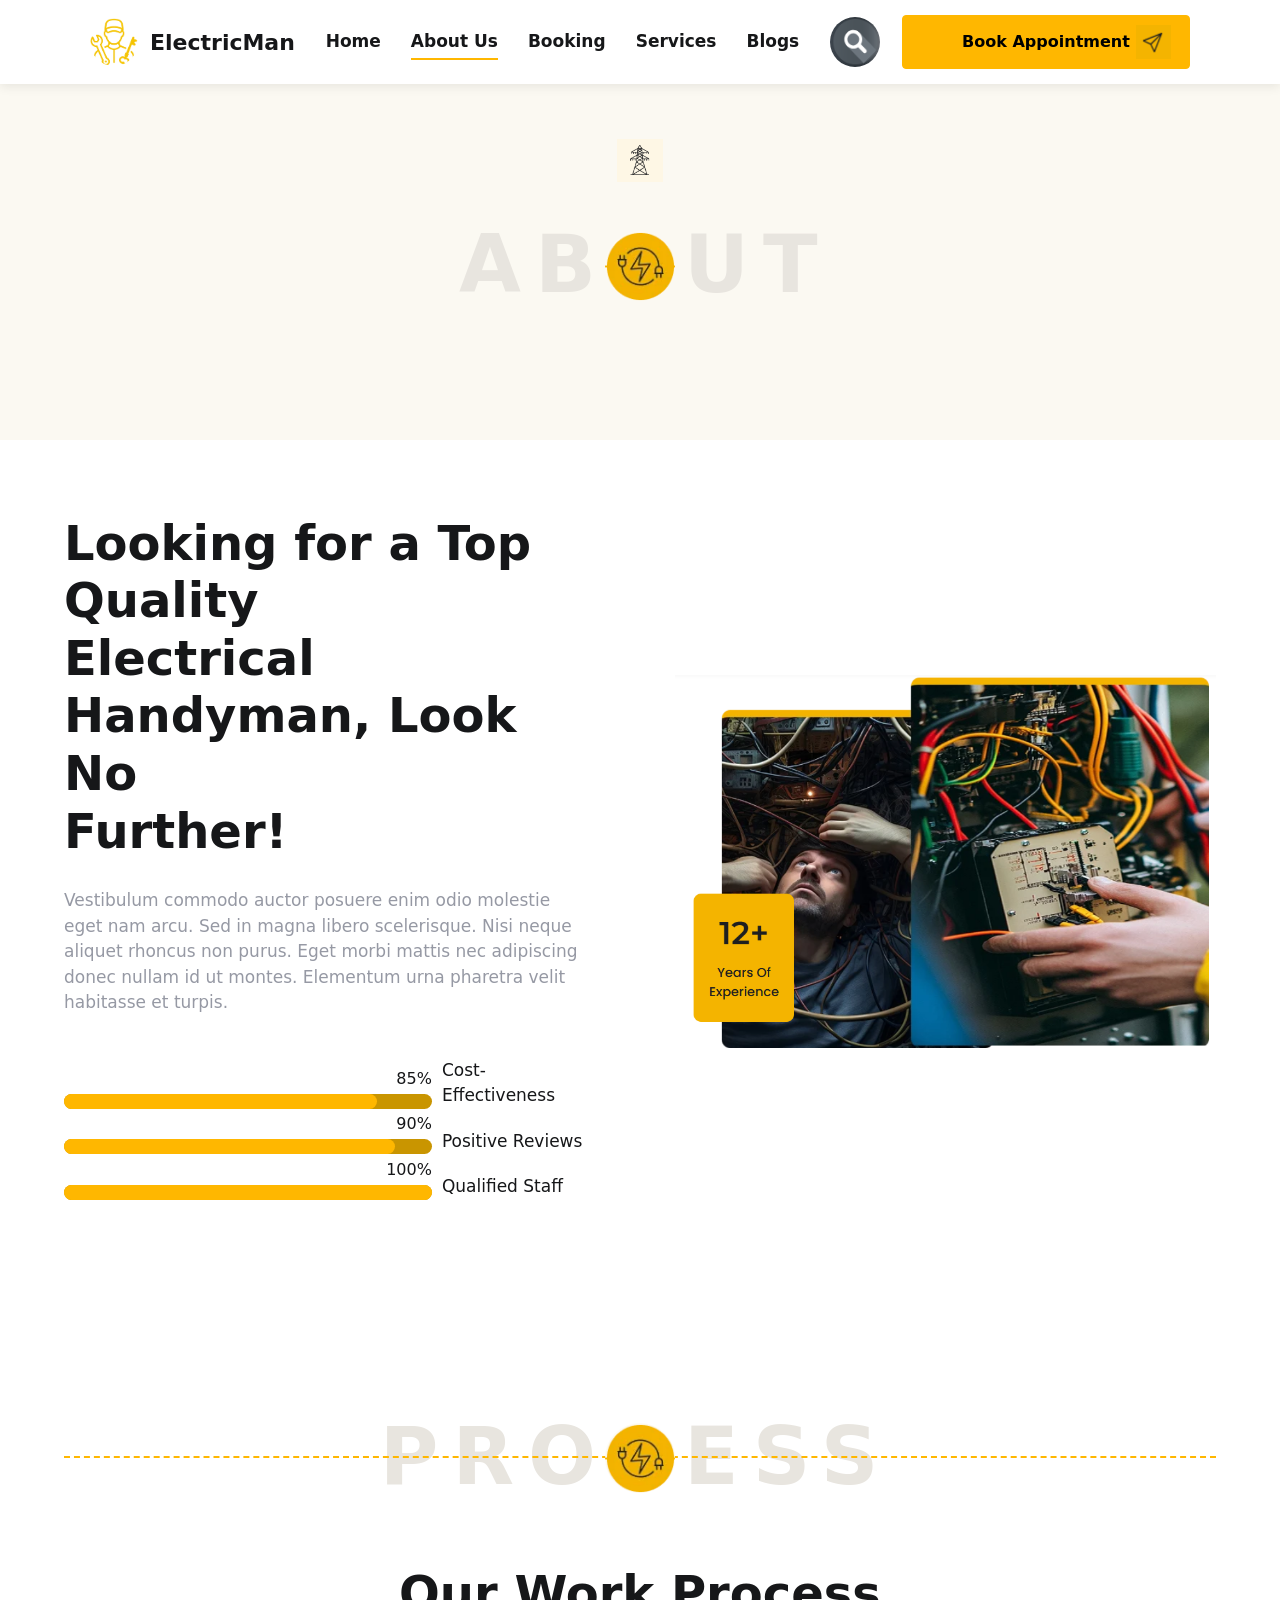
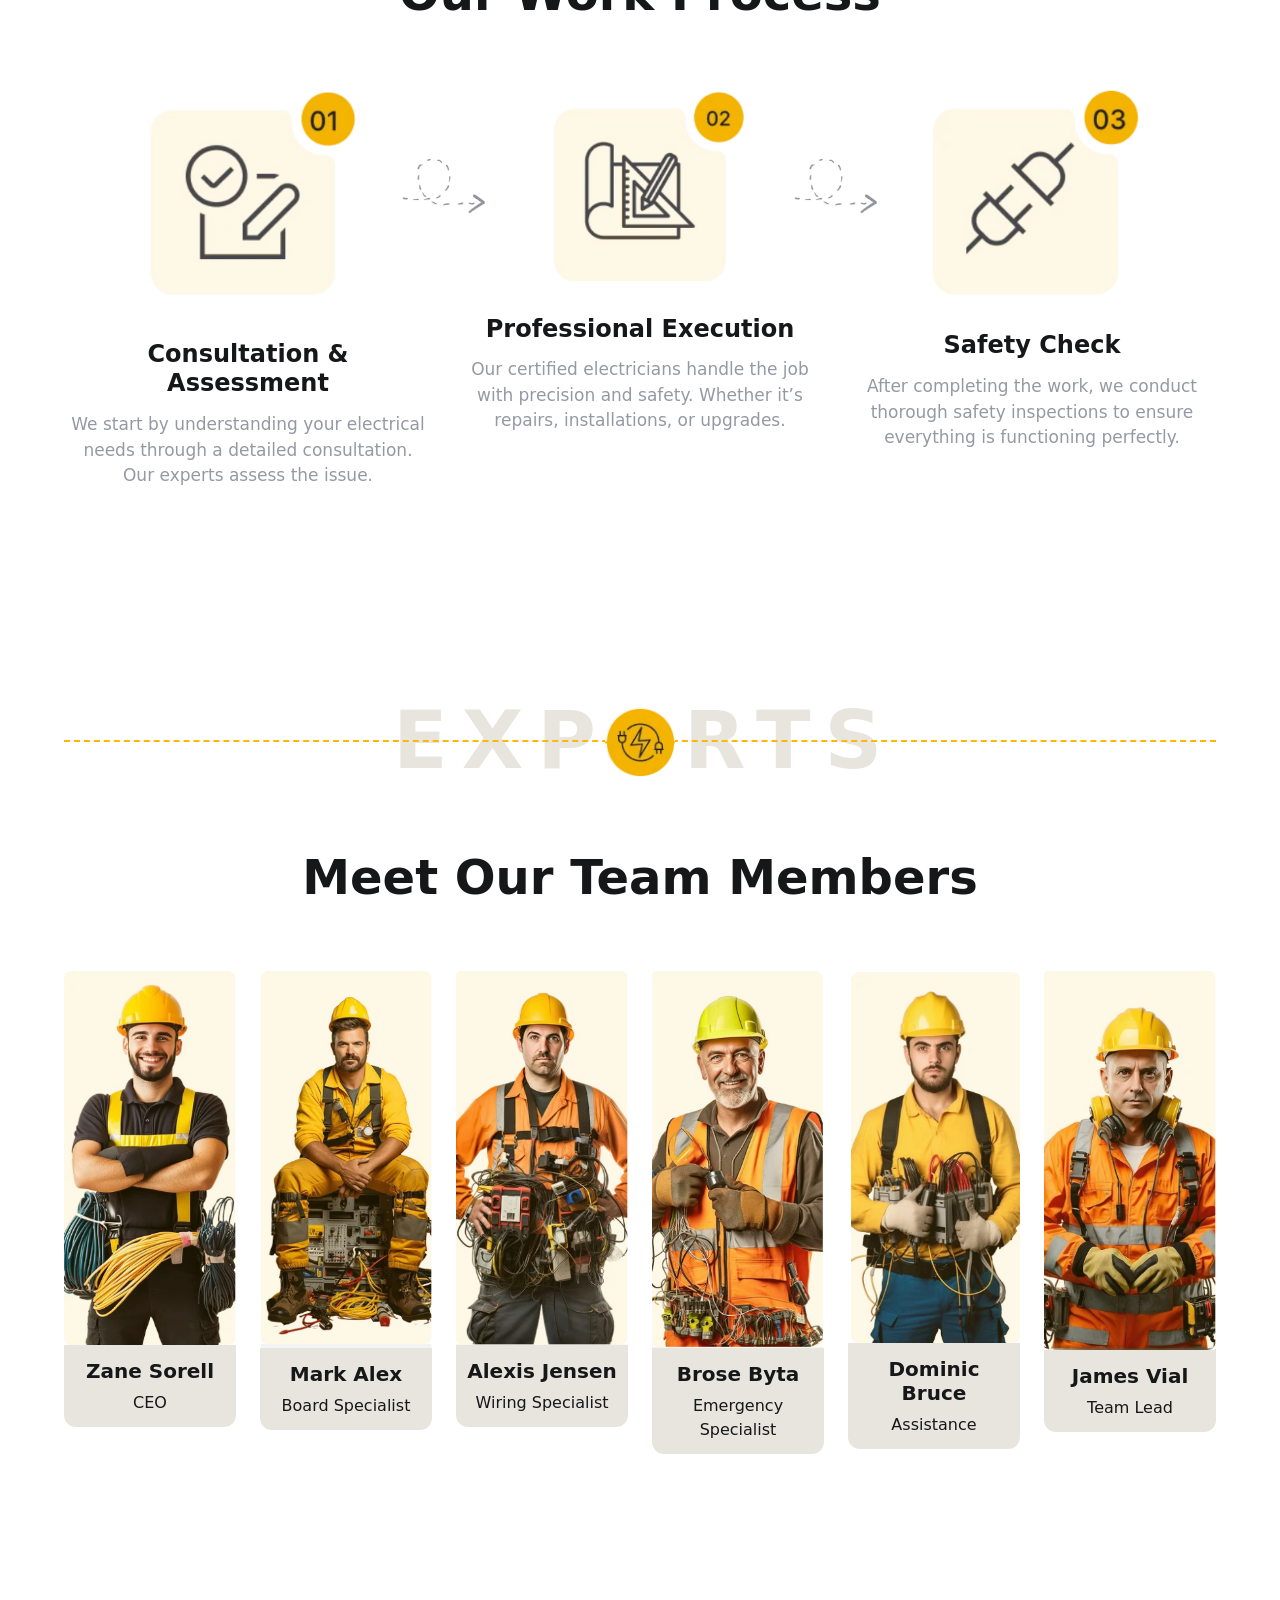
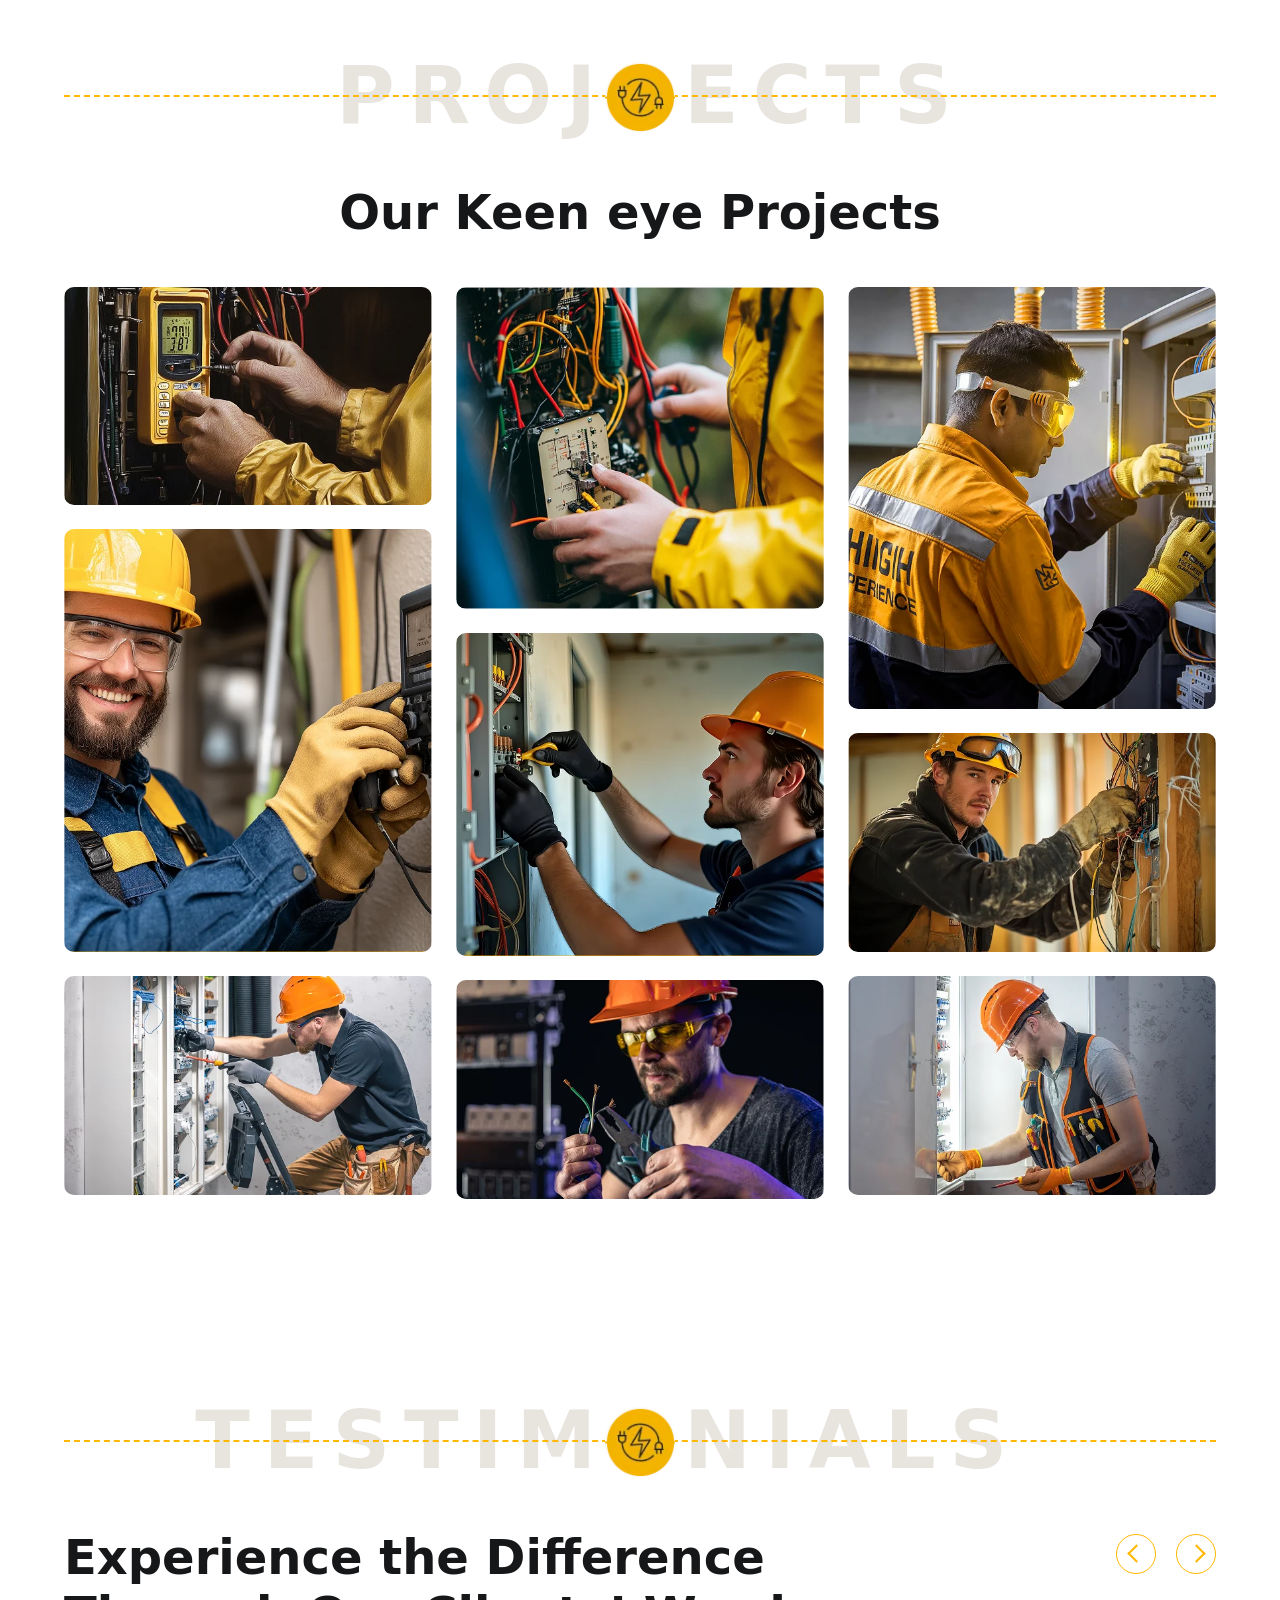
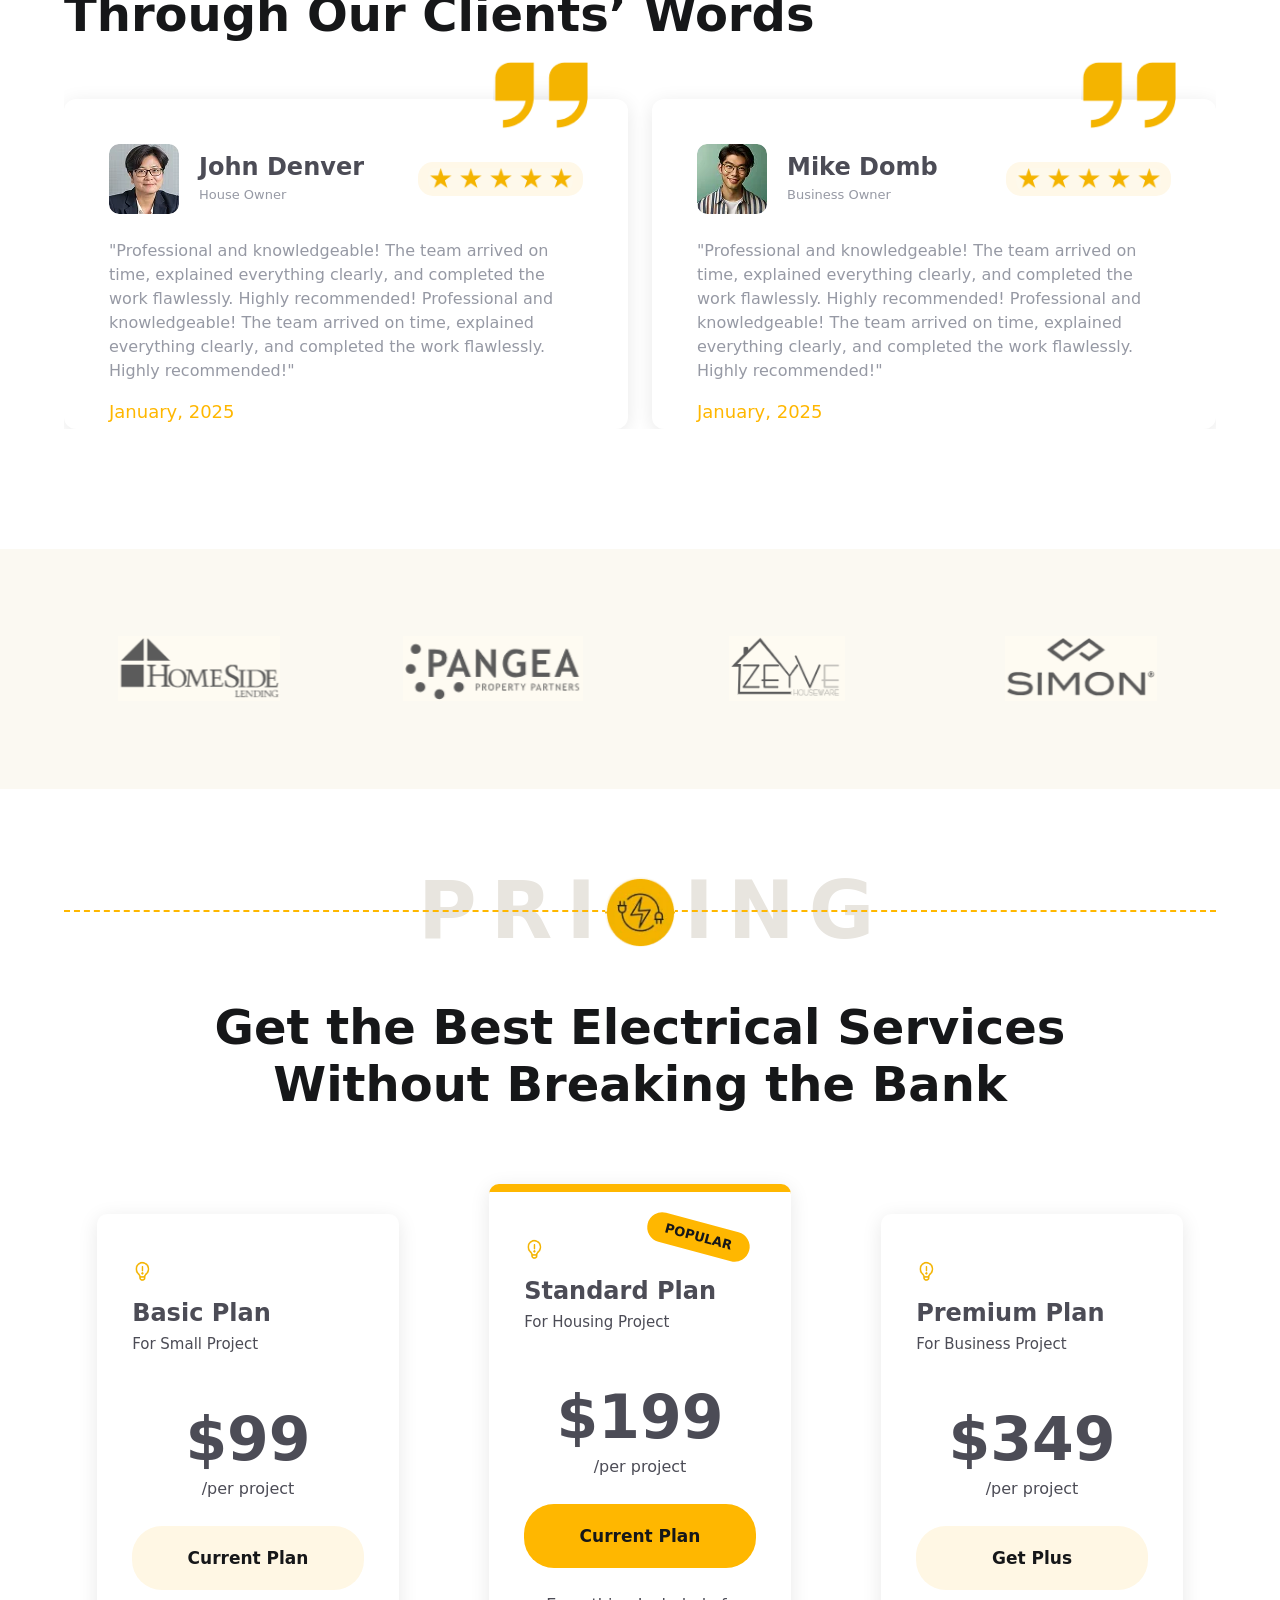
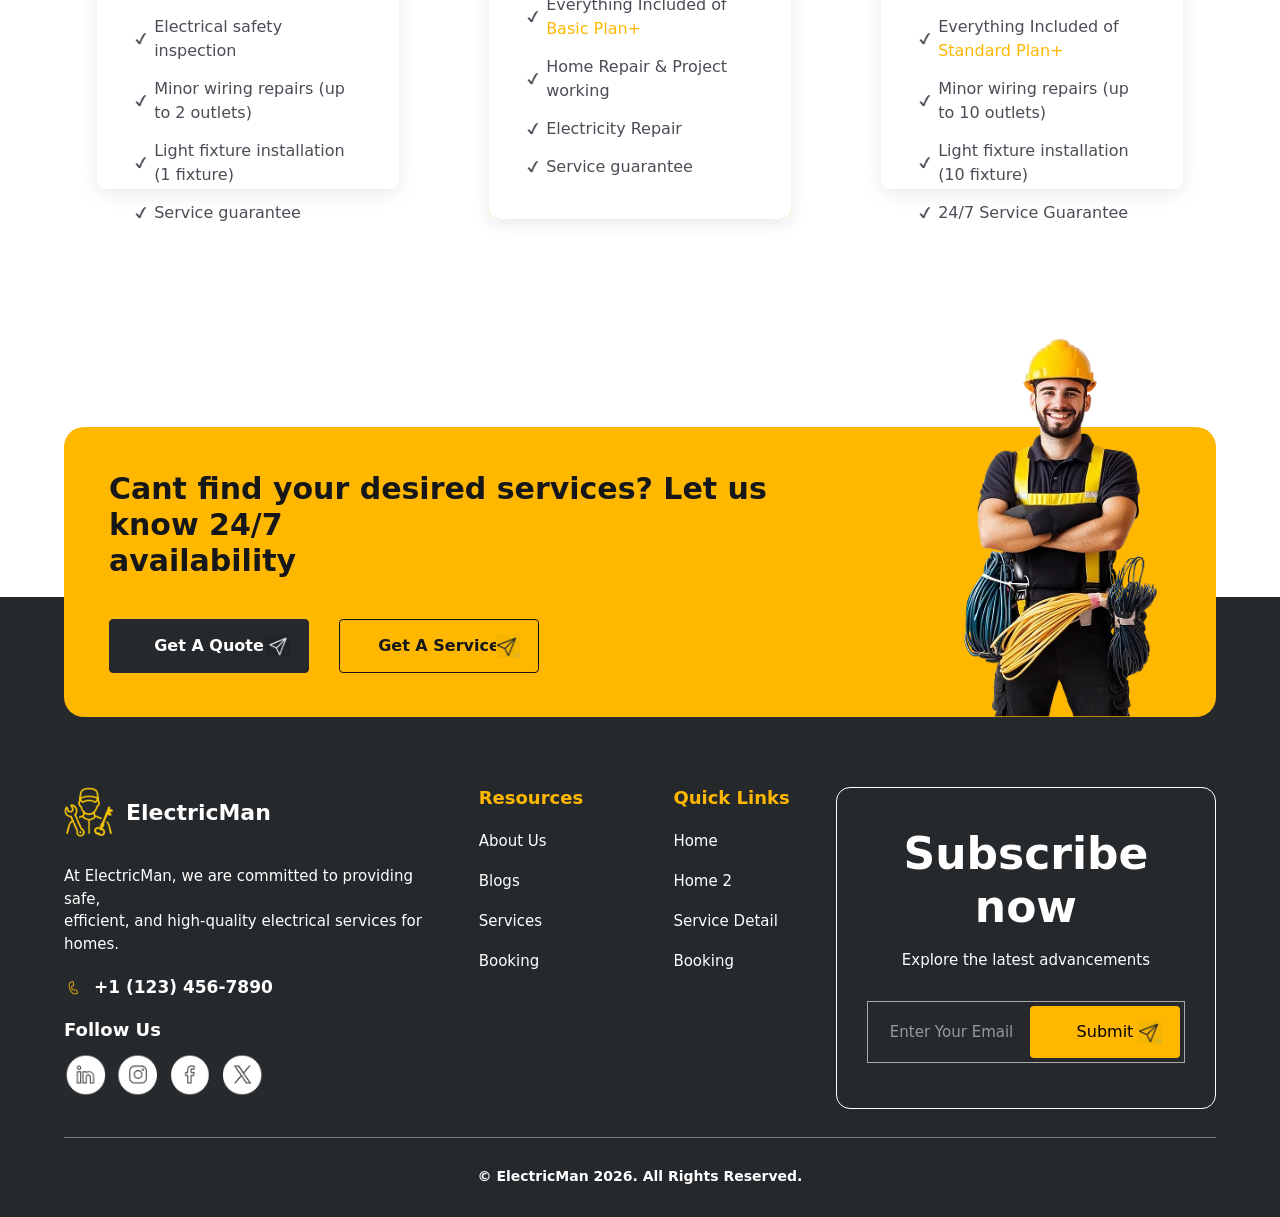
<file: about.html>
<!doctype html>
<html lang="en">
  <head>
    <meta charset="UTF-8" />
    <meta name="viewport" content="width=device-width, initial-scale=1.0" />

    <title>Electric Man - Handyman</title>

    <link
      href="https://cdn.jsdelivr.net/npm/bootstrap@5.3.8/dist/css/bootstrap.min.css"
      rel="stylesheet"
      integrity="sha384-sRIl4kxILFvY47J16cr9ZwB07vP4J8+LH7qKQnuqkuIAvNWLzeN8tE5YBujZqJLB"
      crossorigin="anonymous"
    />

    <link rel="stylesheet" href="./styles/styles.css" />
  </head>

  <body>
    <!-- HEADER START -->
    <header class="site-header site-header--inner">
      <nav class="main-navbar">
        <div class="main-navbar__content">
          <a class="main-navbar__logo" href="./index.html">
            <img src="./assets/common/banner.png" alt="main logo" />
            <span>ElectricMan</span>
          </a>

          <ul class="main-navbar__links">
            <li>
              <a href="./index.html">Home</a>
            </li>

            <li>
              <a class="active" href="./about.html">About Us</a>
            </li>

            <li>
              <a href="./booking.html">Booking</a>
            </li>

            <li>
              <a href="./services.html">Services</a>
            </li>

            <li>
              <a href="./blogs.html">Blogs</a>
            </li>

            <li>
              <a href="./contact.html">Contact Us</a>
            </li>
          </ul>

          <div class="main-navbar__actions">
            <button class="search-button" type="button">
              <img src="./assets/header/search.png" alt="search" />
            </button>

            <a
              class="appointment-button animated-button yellow-button"
              href="./booking.html"
            >
              <img
                class="animated-button__icon animated-button__icon--hover"
                src="./assets/common/paper_airplane_yellow_rotated.png"
                alt="paper airplane yellow"
              />

              <span class="animated-button__text">Book Appointment</span>

              <img
                class="animated-button__icon animated-button__icon--default"
                src="./assets/common/paper_airplane_black.png"
                alt="paper airplane black"
              />
            </a>

            <button class="menu-button" type="button">
              <img src="./assets/header/menu.png" alt="menu" />
            </button>
          </div>
        </div>
      </nav>
    </header>
    <!-- HEADER END -->
    <!-- MAIN START-->
    <main>
      <!-- ABOUT START -->
      <!-- ABOUT HEADER START -->
      <section class="booking-banner">
        <div class="booking-banner__content">
          <img
            class="booking-banner__tower"
            src="./assets/blogs/antena.png"
            alt="antena"
          />

          <div class="section-mark">
            <p>
              <span>AB</span>
              <span>UT</span>
            </p>

            <div class="section-mark__line">
              <img src="./assets/common/main_logo.png" alt="main logo" />
            </div>
          </div>
        </div>
      </section>
      <!-- ABOUT HEADER END -->
      <!-- ABOUT INTRO START -->
      <section class="about-intro">
        <div class="about-intro__content">
          <div class="row align-items-center g-0">
            <div class="col-lg-6">
              <div class="about-intro__text">
                <h1>
                  Looking for a Top Quality
                  <br />
                  Electrical Handyman, Look No
                  <br />
                  Further!
                </h1>

                <p>
                  Vestibulum commodo auctor posuere enim odio molestie eget nam
                  arcu. Sed in magna libero scelerisque. Nisi neque aliquet
                  rhoncus non purus. Eget morbi mattis nec adipiscing donec
                  nullam id ut montes. Elementum urna pharetra velit habitasse
                  et turpis.
                </p>

                <div class="about-progress">
                  <div class="about-progress__item">
                    <div class="about-progress__bar">
                      <span class="about-progress__percent">85%</span>
                      <div
                        class="about-progress__fill about-progress__fill--85"
                      ></div>
                    </div>

                    <span class="about-progress__name">Cost-Effectiveness</span>
                  </div>

                  <div class="about-progress__item">
                    <div class="about-progress__bar">
                      <span class="about-progress__percent">90%</span>
                      <div
                        class="about-progress__fill about-progress__fill--90"
                      ></div>
                    </div>

                    <span class="about-progress__name">Positive Reviews</span>
                  </div>

                  <div class="about-progress__item">
                    <div class="about-progress__bar">
                      <span class="about-progress__percent">100%</span>
                      <div
                        class="about-progress__fill about-progress__fill--100"
                      ></div>
                    </div>

                    <span class="about-progress__name">Qualified Staff</span>
                  </div>
                </div>
              </div>
            </div>

            <div class="col-lg-6">
              <div class="about-intro__image">
                <img
                  src="./assets/about/12-years-experience.png"
                  alt="12 years experience"
                />
              </div>
            </div>
          </div>
        </div>
      </section>
      <!-- ABOUT INTRO END -->
      <!-- PROCESS START -->
      <section class="work-process">
        <div class="work-process__content">
          <div class="section-mark">
            <p>
              <span>PRO</span>
              <span>ESS</span>
            </p>

            <div class="section-mark__line">
              <img src="./assets/common/main_logo.png" alt="main logo" />
            </div>
          </div>

          <h2>Our Work Process</h2>

          <div class="row">
            <div class="col-lg-4">
              <div class="work-process__item">
                <img
                  class="work-process__icon"
                  src="./assets/about/work-process-1.png"
                  alt="consultation and assessment"
                />

                <img
                  class="work-process__arrow"
                  src="./assets/about/arrow-progress-right.png"
                  alt="process arrow"
                />

                <h3>Consultation & Assessment</h3>

                <p>
                  We start by understanding your electrical
                  <br />
                  needs through a detailed consultation.
                  <br />
                  Our experts assess the issue.
                </p>
              </div>
            </div>

            <div class="col-lg-4">
              <div class="work-process__item">
                <img
                  class="work-process__icon"
                  src="./assets/about/work-process-2.png"
                  alt="professional execution"
                />

                <img
                  class="work-process__arrow"
                  src="./assets/about/arrow-progress-right.png"
                  alt="process arrow"
                />

                <h3>Professional Execution</h3>

                <p>
                  Our certified electricians handle the job
                  <br />
                  with precision and safety. Whether it’s
                  <br />
                  repairs, installations, or upgrades.
                </p>
              </div>
            </div>

            <div class="col-lg-4">
              <div class="work-process__item">
                <img
                  class="work-process__icon"
                  src="./assets/about/work-process-3.png"
                  alt="safety check"
                />

                <h3>Safety Check</h3>

                <p>
                  After completing the work, we conduct
                  <br />
                  thorough safety inspections to ensure
                  <br />
                  everything is functioning perfectly.
                </p>
              </div>
            </div>
          </div>
        </div>
      </section>
      <!-- PROCESS END -->
      <!-- EXPERTS START -->
      <section class="team">
        <div class="team__content">
          <div class="section-mark">
            <p>
              <span>EXP</span>
              <span>RTS</span>
            </p>

            <div class="section-mark__line">
              <img src="./assets/common/main_logo.png" alt="main logo" />
            </div>
          </div>

          <h2>Meet Our Team Members</h2>

          <div class="row g-4">
            <div class="col-lg-2">
              <div class="team-card">
                <div class="team-card__top"></div>

                <img
                  class="team-card__image"
                  src="./assets/about/worker-1.png"
                  alt="worker 1"
                />

                <div class="team-card__info">
                  <h3>Zane Sorell</h3>
                  <p>CEO</p>

                  <div class="team-card__socials">
                    <img src="./assets/header/fb.png" alt="facebook" />
                    <img src="./assets/header/instagram.png" alt="instagram" />
                    <img src="./assets/header/whatsapp.png" alt="whatsapp" />
                  </div>
                </div>
              </div>
            </div>

            <div class="col-lg-2">
              <div class="team-card">
                <div class="team-card__top"></div>

                <img
                  class="team-card__image"
                  src="./assets/about/worker-2.png"
                  alt="worker 2"
                />

                <div class="team-card__info">
                  <h3>Mark Alex</h3>
                  <p>Board Specialist</p>

                  <div class="team-card__socials">
                    <img src="./assets/header/fb.png" alt="facebook" />
                    <img src="./assets/header/instagram.png" alt="instagram" />
                    <img src="./assets/header/whatsapp.png" alt="whatsapp" />
                  </div>
                </div>
              </div>
            </div>

            <div class="col-lg-2">
              <div class="team-card">
                <div class="team-card__top"></div>

                <img
                  class="team-card__image"
                  src="./assets/about/worker-3.png"
                  alt="worker 3"
                />

                <div class="team-card__info">
                  <h3>Alexis Jensen</h3>
                  <p>Wiring Specialist</p>

                  <div class="team-card__socials">
                    <img src="./assets/header/fb.png" alt="facebook" />
                    <img src="./assets/header/instagram.png" alt="instagram" />
                    <img src="./assets/header/whatsapp.png" alt="whatsapp" />
                  </div>
                </div>
              </div>
            </div>

            <div class="col-lg-2">
              <div class="team-card">
                <div class="team-card__top"></div>

                <img
                  class="team-card__image"
                  src="./assets/about/worker-4.png"
                  alt="worker 4"
                />

                <div class="team-card__info">
                  <h3>Brose Byta</h3>
                  <p>Emergency Specialist</p>

                  <div class="team-card__socials">
                    <img src="./assets/header/fb.png" alt="facebook" />
                    <img src="./assets/header/instagram.png" alt="instagram" />
                    <img src="./assets/header/whatsapp.png" alt="whatsapp" />
                  </div>
                </div>
              </div>
            </div>

            <div class="col-lg-2">
              <div class="team-card">
                <div class="team-card__top"></div>

                <img
                  class="team-card__image"
                  src="./assets/about/worker-5.png"
                  alt="worker 5"
                />

                <div class="team-card__info">
                  <h3>Dominic Bruce</h3>
                  <p>Assistance</p>

                  <div class="team-card__socials">
                    <img src="./assets/header/fb.png" alt="facebook" />
                    <img src="./assets/header/instagram.png" alt="instagram" />
                    <img src="./assets/header/whatsapp.png" alt="whatsapp" />
                  </div>
                </div>
              </div>
            </div>

            <div class="col-lg-2">
              <div class="team-card">
                <div class="team-card__top"></div>

                <img
                  class="team-card__image"
                  src="./assets/about/worker-6.png"
                  alt="worker 6"
                />

                <div class="team-card__info">
                  <h3>James Vial</h3>
                  <p>Team Lead</p>

                  <div class="team-card__socials">
                    <img src="./assets/header/fb.png" alt="facebook" />
                    <img src="./assets/header/instagram.png" alt="instagram" />
                    <img src="./assets/header/whatsapp.png" alt="whatsapp" />
                  </div>
                </div>
              </div>
            </div>
          </div>
        </div>
      </section>
      <!-- EXPERTS END -->
      <!-- PROJECTS START-->
      <section class="projects">
        <div class="projects__content">
          <div class="projects-head">
            <div class="section-mark">
              <p>
                <span>PROJ</span>
                <span>ECTS</span>
              </p>

              <div class="section-mark__line">
                <img src="./assets/common/main_logo.png" alt="main logo" />
              </div>
            </div>

            <h2>Our Keen eye Projects</h2>
          </div>

          <div class="row projects__gallery gx-0 gy-3 gx-lg-4 gy-lg-0">
            <div class="col-12 col-lg-4">
              <div class="projects__column">
                <div class="project-item">
                  <img
                    src="./assets/home/5.projects/1.webp"
                    alt="electrical testing"
                  />

                  <div class="project-item__overlay">
                    <div class="project-item__icon">
                      <img
                        src="./assets/home/5.projects/cover_icon.png"
                        alt="cover icon"
                      />
                    </div>
                  </div>
                </div>

                <div class="project-item">
                  <img
                    src="./assets/home/5.projects/4.webp"
                    alt="electrician inspection"
                  />

                  <div class="project-item__overlay">
                    <div class="project-item__icon">
                      <img
                        src="./assets/home/5.projects/cover_icon.png"
                        alt="cover icon"
                      />
                    </div>
                  </div>
                </div>

                <div class="project-item">
                  <img
                    src="./assets/home/5.projects/7.webp"
                    alt="electrical cabinet service"
                  />

                  <div class="project-item__overlay">
                    <div class="project-item__icon">
                      <img
                        src="./assets/home/5.projects/cover_icon.png"
                        alt="cover icon"
                      />
                    </div>
                  </div>
                </div>
              </div>
            </div>

            <div class="col-12 col-lg-4">
              <div class="projects__column">
                <div class="project-item">
                  <img
                    src="./assets/home/5.projects/2.webp"
                    alt="electrical panel testing"
                  />

                  <div class="project-item__overlay">
                    <div class="project-item__icon">
                      <img
                        src="./assets/home/5.projects/cover_icon.png"
                        alt="cover icon"
                      />
                    </div>
                  </div>
                </div>

                <div class="project-item">
                  <img
                    src="./assets/home/5.projects/5.webp"
                    alt="circuit breaker repair"
                  />

                  <div class="project-item__overlay">
                    <div class="project-item__icon">
                      <img
                        src="./assets/home/5.projects/cover_icon.png"
                        alt="cover icon"
                      />
                    </div>
                  </div>
                </div>

                <div class="project-item">
                  <img
                    src="./assets/home/5.projects/8.webp"
                    alt="wire repair"
                  />

                  <div class="project-item__overlay">
                    <div class="project-item__icon">
                      <img
                        src="./assets/home/5.projects/cover_icon.png"
                        alt="cover icon"
                      />
                    </div>
                  </div>
                </div>
              </div>
            </div>

            <div class="col-12 col-lg-4">
              <div class="projects__column">
                <div class="project-item">
                  <img
                    src="./assets/home/5.projects/3.webp"
                    alt="electrical maintenance"
                  />

                  <div class="project-item__overlay">
                    <div class="project-item__icon">
                      <img
                        src="./assets/home/5.projects/cover_icon.png"
                        alt="cover icon"
                      />
                    </div>
                  </div>
                </div>

                <div class="project-item">
                  <img
                    src="./assets/home/5.projects/6.webp"
                    alt="home wiring"
                  />

                  <div class="project-item__overlay">
                    <div class="project-item__icon">
                      <img
                        src="./assets/home/5.projects/cover_icon.png"
                        alt="cover icon"
                      />
                    </div>
                  </div>
                </div>

                <div class="project-item">
                  <img
                    src="./assets/home/5.projects/9.webp"
                    alt="panel installation"
                  />

                  <div class="project-item__overlay">
                    <div class="project-item__icon">
                      <img
                        src="./assets/home/5.projects/cover_icon.png"
                        alt="cover icon"
                      />
                    </div>
                  </div>
                </div>
              </div>
            </div>
          </div>
        </div>
      </section>
      <!-- PROJECTS END-->
      <!-- TESTIMONIALS START -->
      <section class="testimonials">
        <div class="testimonials__content">
          <div class="section-mark">
            <p>
              <span>TESTIM</span>
              <span>NIALS</span>
            </p>

            <div class="section-mark__line">
              <img src="./assets/common/main_logo.png" alt="main logo" />
            </div>
          </div>

          <h2>
            Experience the Difference
            <br />
            Through Our Clients’ Words
          </h2>

          <div
            id="testimonialCarousel"
            class="carousel slide"
            data-bs-ride="carousel"
          >
            <div class="carousel-inner">
              <div class="carousel-item active">
                <div class="row flex-nowrap">
                  <div class="col-12 col-lg-6 testimonial-column">
                    <div class="testimonial-card">
                      <img
                        class="testimonial-card__quote"
                        src="./assets/home/9.testimonials/dots.png"
                        alt="dots"
                      />

                      <div class="testimonial-card__top">
                        <div class="testimonial-user">
                          <img
                            src="./assets/home/9.testimonials/john_denver.webp"
                            alt="john denver"
                          />

                          <div>
                            <h3>John Denver</h3>
                            <p>House Owner</p>
                          </div>
                        </div>

                        <img
                          src="./assets/home/9.testimonials/stars.png"
                          alt="stars"
                        />
                      </div>

                      <p class="testimonial-card__text">
                        "Professional and knowledgeable! The team arrived on
                        time, explained everything clearly, and completed the
                        work flawlessly. Highly recommended! Professional and
                        knowledgeable! The team arrived on time, explained
                        everything clearly, and completed the work flawlessly.
                        Highly recommended!"
                      </p>

                      <p class="testimonial-card__date">January, 2025</p>
                    </div>
                  </div>

                  <div
                    class="col-12 col-lg-6 testimonial-column testimonial-column--second"
                  >
                    <div class="testimonial-card">
                      <img
                        class="testimonial-card__quote"
                        src="./assets/home/9.testimonials/dots.png"
                        alt="dots"
                      />

                      <div class="testimonial-card__top">
                        <div class="testimonial-user">
                          <img
                            src="./assets/home/9.testimonials/mike_bob.webp"
                            alt="mike bob"
                          />

                          <div>
                            <h3>Mike Domb</h3>
                            <p>Business Owner</p>
                          </div>
                        </div>

                        <img
                          src="./assets/home/9.testimonials/stars.png"
                          alt="stars"
                        />
                      </div>

                      <p class="testimonial-card__text">
                        "Professional and knowledgeable! The team arrived on
                        time, explained everything clearly, and completed the
                        work flawlessly. Highly recommended! Professional and
                        knowledgeable! The team arrived on time, explained
                        everything clearly, and completed the work flawlessly.
                        Highly recommended!"
                      </p>

                      <p class="testimonial-card__date">January, 2025</p>
                    </div>
                  </div>
                </div>
              </div>

              <div class="carousel-item">
                <div class="row flex-nowrap">
                  <div class="col-12 col-lg-6 testimonial-column">
                    <div class="testimonial-card">
                      <img
                        class="testimonial-card__quote"
                        src="./assets/home/9.testimonials/dots.png"
                        alt="dots"
                      />

                      <div class="testimonial-card__top">
                        <div class="testimonial-user">
                          <img
                            src="./assets/home/9.testimonials/mike_bob.webp"
                            alt="mike bob"
                          />

                          <div>
                            <h3>Mike Domb</h3>
                            <p>Business Owner</p>
                          </div>
                        </div>

                        <img
                          src="./assets/home/9.testimonials/stars.png"
                          alt="stars"
                        />
                      </div>

                      <p class="testimonial-card__text">
                        "Professional and knowledgeable! The team arrived on
                        time, explained everything clearly, and completed the
                        work flawlessly. Highly recommended! Professional and
                        knowledgeable! The team arrived on time, explained
                        everything clearly, and completed the work flawlessly.
                        Highly recommended!"
                      </p>

                      <p class="testimonial-card__date">January, 2025</p>
                    </div>
                  </div>

                  <div
                    class="col-12 col-lg-6 testimonial-column testimonial-column--second"
                  >
                    <div class="testimonial-card">
                      <img
                        class="testimonial-card__quote"
                        src="./assets/home/9.testimonials/dots.png"
                        alt="dots"
                      />

                      <div class="testimonial-card__top">
                        <div class="testimonial-user">
                          <img
                            src="./assets/home/9.testimonials/john_denver.webp"
                            alt="john denver"
                          />

                          <div>
                            <h3>John Denver</h3>
                            <p>House Owner</p>
                          </div>
                        </div>

                        <img
                          src="./assets/home/9.testimonials/stars.png"
                          alt="stars"
                        />
                      </div>

                      <p class="testimonial-card__text">
                        "Professional and knowledgeable! The team arrived on
                        time, explained everything clearly, and completed the
                        work flawlessly. Highly recommended! Professional and
                        knowledgeable! The team arrived on time, explained
                        everything clearly, and completed the work flawlessly.
                        Highly recommended!"
                      </p>

                      <p class="testimonial-card__date">January, 2025</p>
                    </div>
                  </div>
                </div>
              </div>
            </div>

            <button
              class="carousel-control-prev"
              type="button"
              data-bs-target="#testimonialCarousel"
              data-bs-slide="prev"
            >
              <span class="carousel-control-prev-icon"></span>
              <span class="visually-hidden">Previous</span>
            </button>

            <button
              class="carousel-control-next"
              type="button"
              data-bs-target="#testimonialCarousel"
              data-bs-slide="next"
            >
              <span class="carousel-control-next-icon"></span>
              <span class="visually-hidden">Next</span>
            </button>
          </div>
        </div>
      </section>
      <!-- TESTIMONIALS END -->
      <!-- PARTNERS START -->
      <section class="partners">
        <div class="partners__content">
          <div class="row partners__row">
            <div class="col-12 col-md-6 col-lg-3">
              <div class="partner-logo">
                <img
                  src="./assets/home/8.carousel/homeside.png"
                  alt="homeside"
                />
              </div>
            </div>

            <div class="col-12 col-md-6 col-lg-3">
              <div class="partner-logo">
                <img src="./assets/home/8.carousel/pangea.png" alt="pangea" />
              </div>
            </div>

            <div class="col-12 col-md-6 col-lg-3">
              <div class="partner-logo">
                <img src="./assets/home/8.carousel/zeyve.png" alt="zeyve" />
              </div>
            </div>

            <div class="col-12 col-md-6 col-lg-3">
              <div class="partner-logo">
                <img src="./assets/home/8.carousel/simon.png" alt="simon" />
              </div>
            </div>
          </div>
        </div>
      </section>
      <!-- PARTNERS END -->
      <!-- PRICING START -->
      <section class="pricing">
        <div class="pricing__content">
          <div class="pricing-head">
            <div class="section-mark">
              <p>
                <span>PRI</span>
                <span>ING</span>
              </p>

              <div class="section-mark__line">
                <img src="./assets/common/main_logo.png" alt="main logo" />
              </div>
            </div>

            <h2>
              Get the Best Electrical Services
              <br />
              Without Breaking the Bank
            </h2>
          </div>

          <div class="row pricing__cards gx-0 gy-3 gx-lg-4 gy-lg-0">
            <div class="col-12 col-lg-4">
              <div class="pricing-card">
                <div class="pricing-card__head">
                  <img
                    src="./assets/home/7.pricing/nature.png"
                    alt="nature icon"
                  />

                  <h3>Basic Plan</h3>

                  <p>For Small Project</p>
                </div>

                <div class="pricing-card__price">
                  <h4>$99</h4>

                  <p>/per project</p>
                </div>

                <button class="pricing-card__button" type="button">
                  Current Plan
                </button>

                <div class="pricing-card__features">
                  <div class="pricing-feature">
                    <img
                      src="./assets/home/7.pricing/correct.png"
                      alt="correct icon"
                    />

                    <p>Electrical safety inspection</p>
                  </div>

                  <div class="pricing-feature">
                    <img
                      src="./assets/home/7.pricing/correct.png"
                      alt="correct icon"
                    />

                    <p>Minor wiring repairs (up to 2 outlets)</p>
                  </div>

                  <div class="pricing-feature">
                    <img
                      src="./assets/home/7.pricing/correct.png"
                      alt="correct icon"
                    />

                    <p>Light fixture installation (1 fixture)</p>
                  </div>

                  <div class="pricing-feature">
                    <img
                      src="./assets/home/7.pricing/correct.png"
                      alt="correct icon"
                    />

                    <p>Service guarantee</p>
                  </div>
                </div>
              </div>
            </div>

            <div class="col-12 col-lg-4">
              <div class="pricing-card pricing-card--popular">
                <div class="pricing-card__body">
                  <span class="pricing-card__popular">POPULAR</span>

                  <div class="pricing-card__head">
                    <img
                      src="./assets/home/7.pricing/nature.png"
                      alt="nature icon"
                    />

                    <h3>Standard Plan</h3>

                    <p>For Housing Project</p>
                  </div>

                  <div class="pricing-card__price">
                    <h4>$199</h4>

                    <p>/per project</p>
                  </div>

                  <button
                    class="pricing-card__button pricing-card__button--yellow"
                    type="button"
                  >
                    Current Plan
                  </button>

                  <div class="pricing-card__features">
                    <div class="pricing-feature">
                      <img
                        src="./assets/home/7.pricing/correct.png"
                        alt="correct icon"
                      />

                      <p>
                        Everything Included of
                        <span>Basic Plan+</span>
                      </p>
                    </div>

                    <div class="pricing-feature">
                      <img
                        src="./assets/home/7.pricing/correct.png"
                        alt="correct icon"
                      />

                      <p>Home Repair & Project working</p>
                    </div>

                    <div class="pricing-feature">
                      <img
                        src="./assets/home/7.pricing/correct.png"
                        alt="correct icon"
                      />

                      <p>Electricity Repair</p>
                    </div>

                    <div class="pricing-feature">
                      <img
                        src="./assets/home/7.pricing/correct.png"
                        alt="correct icon"
                      />

                      <p>Service guarantee</p>
                    </div>
                  </div>
                </div>
              </div>
            </div>

            <div class="col-12 col-lg-4">
              <div class="pricing-card">
                <div class="pricing-card__head">
                  <img
                    src="./assets/home/7.pricing/nature.png"
                    alt="nature icon"
                  />

                  <h3>Premium Plan</h3>

                  <p>For Business Project</p>
                </div>

                <div class="pricing-card__price">
                  <h4>$349</h4>

                  <p>/per project</p>
                </div>

                <button class="pricing-card__button" type="button">
                  Get Plus
                </button>

                <div class="pricing-card__features">
                  <div class="pricing-feature">
                    <img
                      src="./assets/home/7.pricing/correct.png"
                      alt="correct icon"
                    />

                    <p>
                      Everything Included of
                      <span>Standard Plan+</span>
                    </p>
                  </div>

                  <div class="pricing-feature">
                    <img
                      src="./assets/home/7.pricing/correct.png"
                      alt="correct icon"
                    />

                    <p>Minor wiring repairs (up to 10 outlets)</p>
                  </div>

                  <div class="pricing-feature">
                    <img
                      src="./assets/home/7.pricing/correct.png"
                      alt="correct icon"
                    />

                    <p>Light fixture installation (10 fixture)</p>
                  </div>

                  <div class="pricing-feature">
                    <img
                      src="./assets/home/7.pricing/correct.png"
                      alt="correct icon"
                    />

                    <p>24/7 Service Guarantee</p>
                  </div>
                </div>
              </div>
            </div>
          </div>
        </div>
      </section>
      <!-- PRICING END -->
      <!-- ABOUT END -->
    </main>
    <!-- MAIN END -->
    <br />
    <br />
    <!-- FOOTER START -->
    <footer class="footer">
      <!-- CONTACT BANNER START -->
      <section class="contact-banner">
        <div class="contact-banner__content">
          <div class="contact-banner__info">
            <h2>
              Cant find your desired services? Let us know 24/7
              <br />
              availability
            </h2>

            <div class="contact-banner__buttons">
              <a href="./contact.html" class="quote-button animated-button">
                <span class="animated-button__text">Get A Quote</span>

                <img
                  class="animated-button__icon animated-button__icon--default"
                  src="./assets/home/11.services/paper_airplane_white.png"
                  alt="paper airplane white"
                />

                <img
                  class="animated-button__icon animated-button__icon--hover"
                  src="./assets/common/paper_airplane_yellow_rotated.png"
                  alt="paper airplane yellow rotated"
                />
              </a>

              <a href="./services.html" class="yellow-button animated-button">
                <span class="animated-button__text">Get A Service</span>

                <img
                  class="animated-button__icon animated-button__icon--default"
                  src="./assets/home/11.services/paper_airplane_black.png"
                  alt="paper airplane black"
                />

                <img
                  class="animated-button__icon animated-button__icon--hover"
                  src="./assets/common/paper_airplane_yellow_rotated.png"
                  alt="paper airplane yellow rotated"
                />
              </a>
            </div>
          </div>

          <img src="./assets/home/11.services/man.webp" alt="man" />
        </div>
      </section>
      <!-- CONTACT BANNER END -->

      <div class="footer__content">
        <div class="footer-main">
          <div class="footer-about">
            <a href="./index.html" class="footer-logo">
              <img src="./assets/common/banner.png" alt="banner" />

              <span>ElectricMan</span>
            </a>

            <p>
              At ElectricMan, we are committed to providing safe,
              <br />
              efficient, and high-quality electrical services for homes.
            </p>

            <a href="tel:+11234567890" class="footer-phone">
              <img src="./assets/footer/phone.png" alt="phone" />

              <strong>+1 (123) 456-7890</strong>
            </a>

            <h3>Follow Us</h3>

            <img src="./assets/footer/icons.png" alt="icons" />
          </div>

          <nav class="footer-links">
            <div>
              <h3>Resources</h3>

              <ul>
                <li>
                  <a href="./about.html">About Us</a>
                </li>

                <li>
                  <a href="./blogs.html">Blogs</a>
                </li>

                <li>
                  <a href="./services.html">Services</a>
                </li>

                <li>
                  <a href="./booking.html">Booking</a>
                </li>
              </ul>
            </div>

            <div>
              <h3>Quick Links</h3>

              <ul>
                <li>
                  <a href="./index.html">Home</a>
                </li>

                <li>
                  <a href="./index.html">Home 2</a>
                </li>

                <li>
                  <a href="./services.html">Service Detail</a>
                </li>

                <li>
                  <a href="./booking.html">Booking</a>
                </li>
              </ul>
            </div>
          </nav>

          <div class="footer-subscribe">
            <h2>Subscribe now</h2>

            <p>Explore the latest advancements</p>

            <form class="footer-form">
              <label for="subscribe-email">Email</label>

              <input
                id="subscribe-email"
                type="email"
                placeholder="Enter Your Email"
              />

              <button type="submit" class="yellow-button animated-button">
                <span class="animated-button__text">Submit</span>

                <img
                  class="animated-button__icon animated-button__icon--default"
                  src="./assets/home/11.services/paper_airplane_black.png"
                  alt="paper airplane black"
                />

                <img
                  class="animated-button__icon animated-button__icon--hover"
                  src="./assets/common/paper_airplane_yellow_rotated.png"
                  alt="paper airplane yellow rotated"
                />
              </button>
            </form>
          </div>
        </div>

        <p class="footer-copy">© ElectricMan 2026. All Rights Reserved.</p>
      </div>
    </footer>
    <!-- FOOTER END -->
    <script
      src="https://cdn.jsdelivr.net/npm/bootstrap@5.3.8/dist/js/bootstrap.bundle.min.js"
      integrity="sha384-FKyoEForCGlyvwx9Hj09JcYn3nv7wiPVlz7YYwJrWVcXK/BmnVDxM+D2scQbITxI"
      crossorigin="anonymous"
    ></script>
  </body>
</html>
</file>
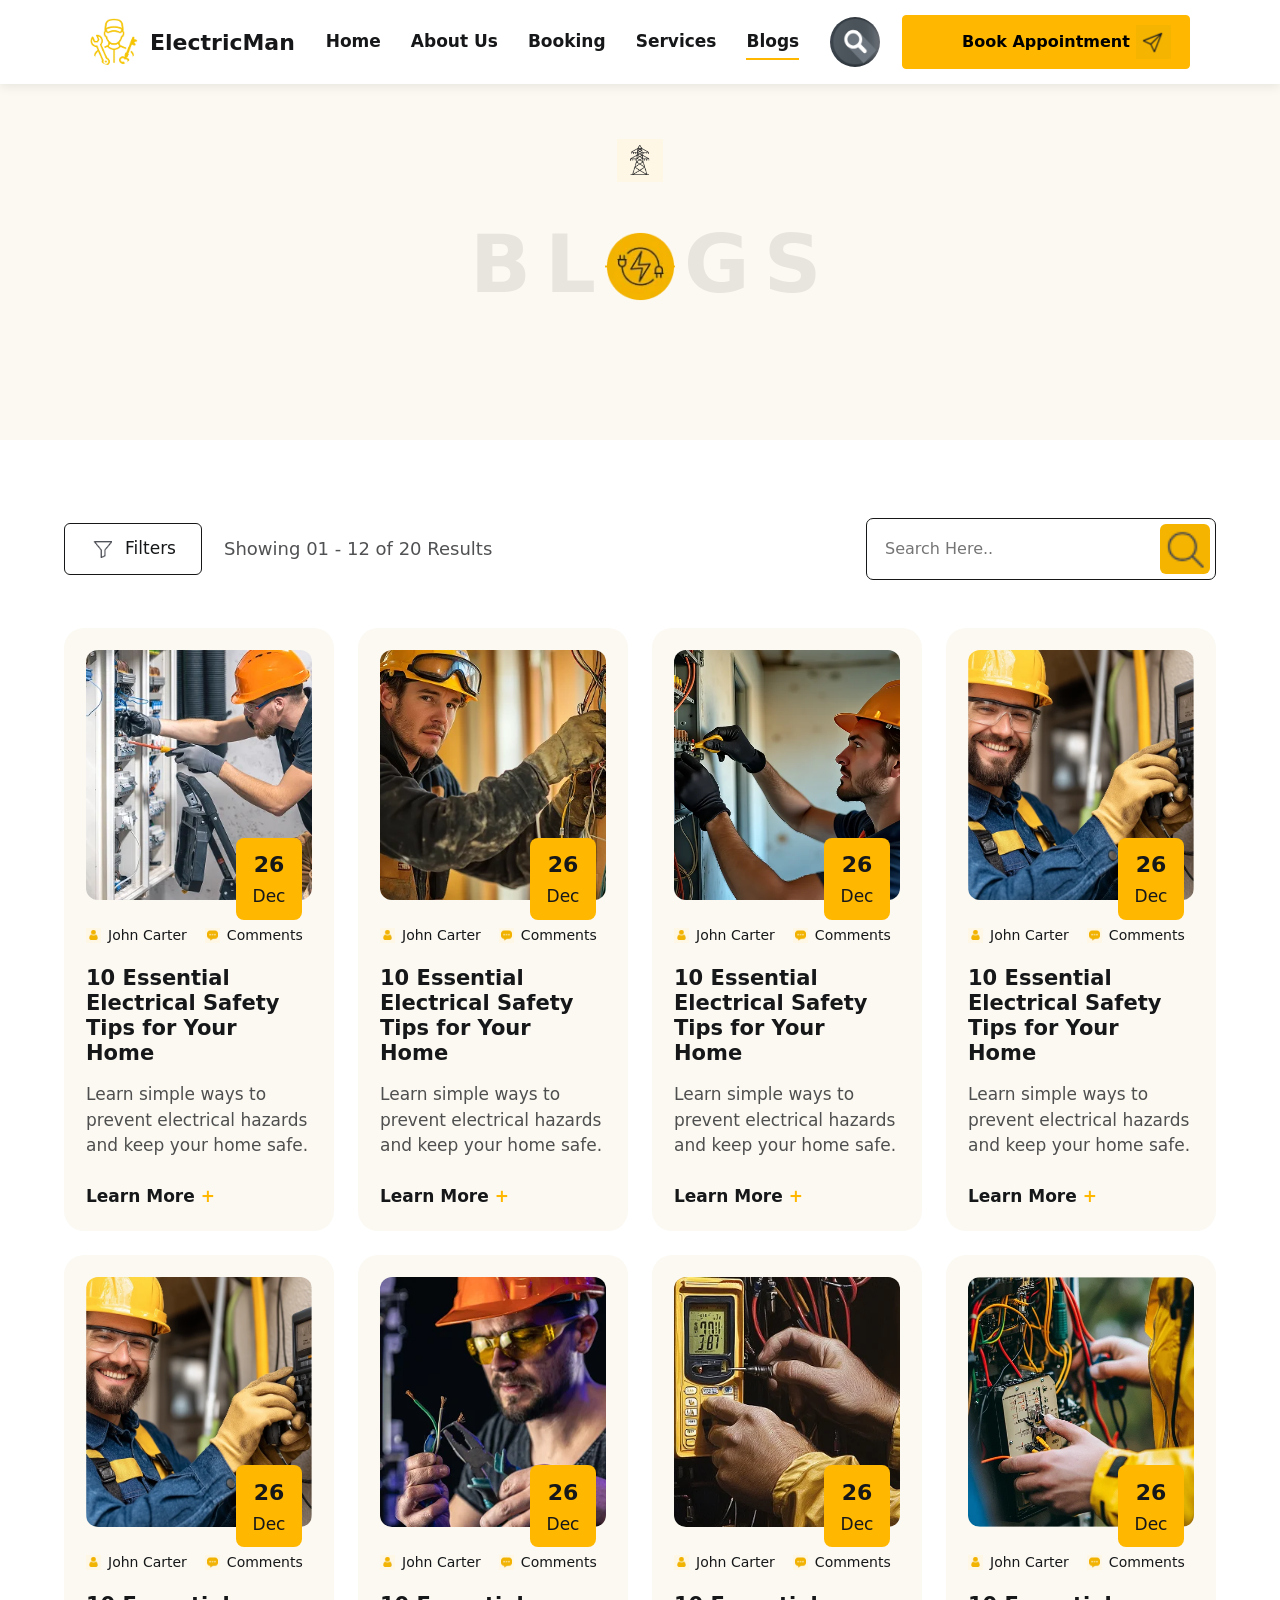
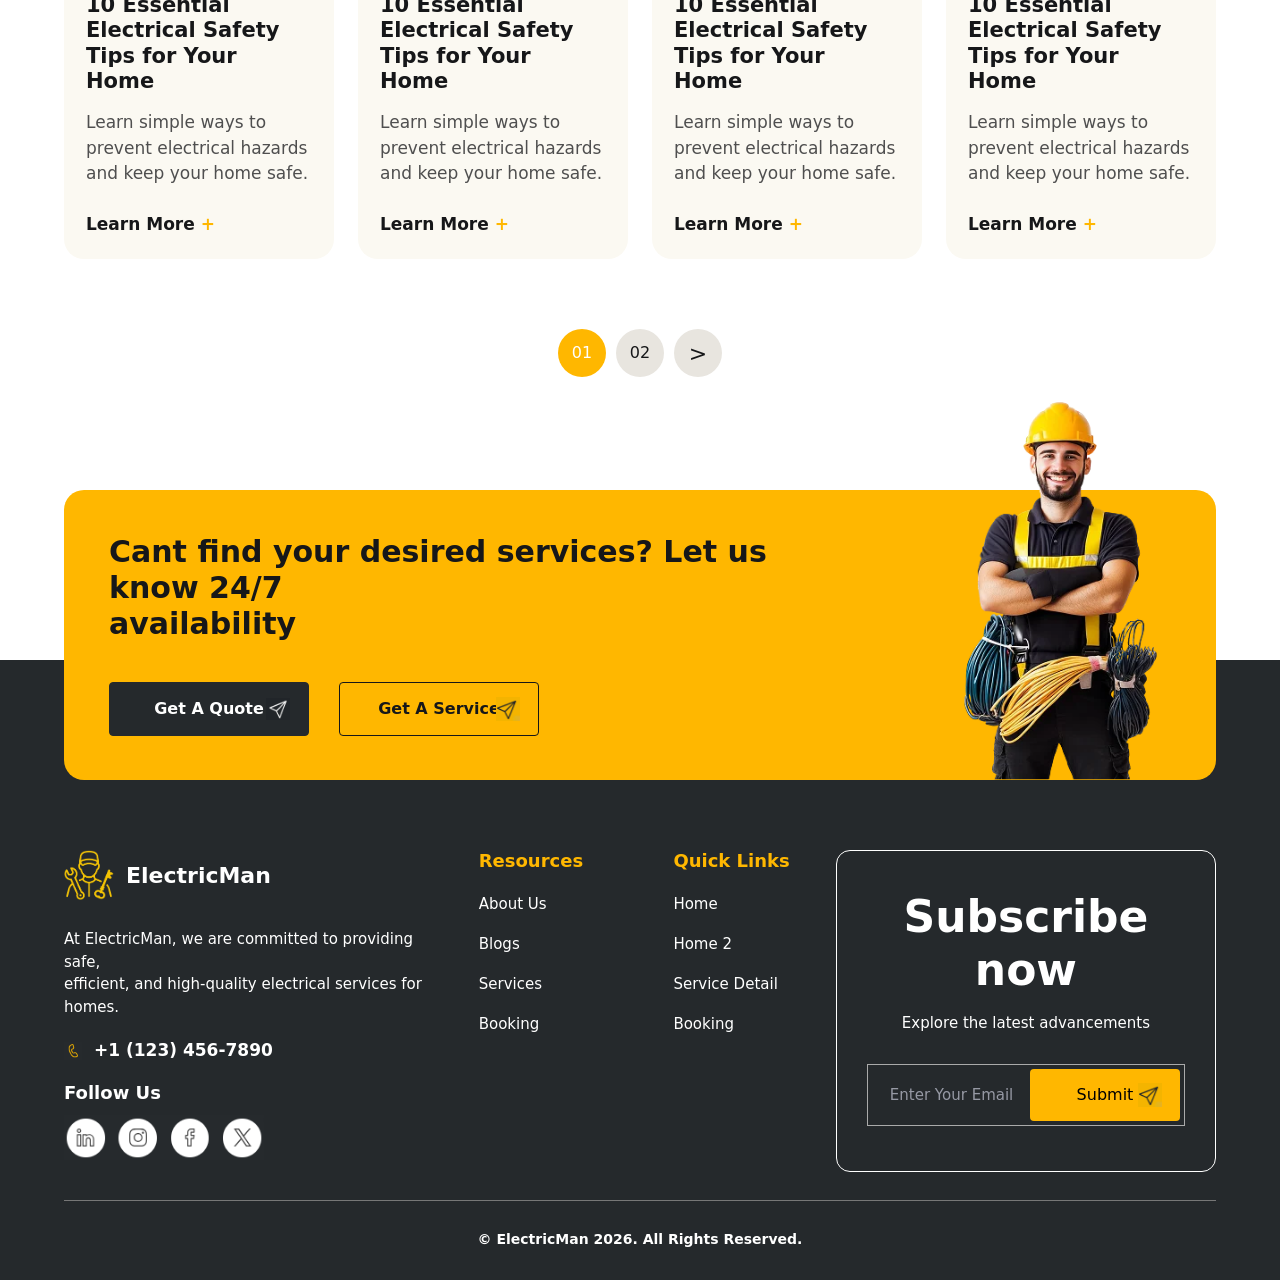
<file: blogs.html>
<!doctype html>
<html lang="en">
  <head>
    <meta charset="UTF-8" />
    <meta name="viewport" content="width=device-width, initial-scale=1.0" />

    <title>Electric Man - Handyman</title>

    <link
      href="https://cdn.jsdelivr.net/npm/bootstrap@5.3.8/dist/css/bootstrap.min.css"
      rel="stylesheet"
      integrity="sha384-sRIl4kxILFvY47J16cr9ZwB07vP4J8+LH7qKQnuqkuIAvNWLzeN8tE5YBujZqJLB"
      crossorigin="anonymous"
    />

    <link rel="stylesheet" href="./styles/styles.css" />
  </head>

  <body>
    <!-- HEADER START -->
    <header class="site-header site-header--inner">
      <nav class="main-navbar">
        <div class="main-navbar__content">
          <a class="main-navbar__logo" href="./index.html">
            <img src="./assets/common/banner.png" alt="main logo" />
            <span>ElectricMan</span>
          </a>

          <ul class="main-navbar__links">
            <li>
              <a href="./index.html">Home</a>
            </li>

            <li>
              <a href="./about.html">About Us</a>
            </li>

            <li>
              <a href="./booking.html">Booking</a>
            </li>

            <li>
              <a href="./services.html">Services</a>
            </li>

            <li>
              <a class="active" href="./blogs.html">Blogs</a>
            </li>

            <li>
              <a href="./contact.html">Contact Us</a>
            </li>
          </ul>

          <div class="main-navbar__actions">
            <button class="search-button" type="button">
              <img src="./assets/header/search.png" alt="search" />
            </button>

            <a
              class="appointment-button animated-button yellow-button"
              href="./booking.html"
            >
              <img
                class="animated-button__icon animated-button__icon--hover"
                src="./assets/common/paper_airplane_yellow_rotated.png"
                alt="paper airplane yellow"
              />

              <span class="animated-button__text">Book Appointment</span>

              <img
                class="animated-button__icon animated-button__icon--default"
                src="./assets/common/paper_airplane_black.png"
                alt="paper airplane black"
              />
            </a>

            <button class="menu-button" type="button">
              <img src="./assets/header/menu.png" alt="menu" />
            </button>
          </div>
        </div>
      </nav>
    </header>
    <!-- HEADER END -->
    <!-- MAIN START-->
    <main>
      <!-- BLOGS START -->
      <!-- BLOGS HEADER START -->
      <section class="booking-banner">
        <div class="booking-banner__content">
          <img
            class="booking-banner__tower"
            src="./assets/blogs/antena.png"
            alt="antena"
          />

          <div class="section-mark">
            <p>
              <span>BL</span>
              <span>GS</span>
            </p>

            <div class="section-mark__line">
              <img src="./assets/common/main_logo.png" alt="main logo" />
            </div>
          </div>
        </div>
      </section>
      <!-- BLOGS SEARCH WITH CARDS START -->
      <section class="blogs-page">
        <div class="blogs-page__content">
          <div class="blogs-page__tools">
            <div class="blogs-page__filter-area">
              <button class="blogs-page__filter-button" type="button">
                <img src="./assets/blogs/filter.png" alt="filter" />
                <span>Filters</span>
              </button>

              <p>Showing 01 - 12 of 20 Results</p>
            </div>

            <form class="blogs-page__search">
              <label for="blog-search">Search</label>

              <input
                id="blog-search"
                type="search"
                placeholder="Search Here.."
              />

              <button type="submit">
                <img
                  src="./assets/blogs/search-black-yellow.png"
                  alt="search"
                />
              </button>
            </form>
          </div>

          <div class="row g-4">
            <div class="col-lg-3">
              <article class="blog-page-card">
                <div class="blog-page-card__image">
                  <img
                    src="./assets/home/5.projects/7.webp"
                    alt="electrician working"
                  />

                  <div class="blog-page-card__date">
                    <strong>26</strong>
                    <span>Dec</span>
                  </div>
                </div>

                <div class="blog-page-card__meta">
                  <span>
                    <img src="./assets/blogs/user.png" alt="user" />
                    John Carter
                  </span>

                  <span>
                    <img src="./assets/blogs/messages.png" alt="messages" />
                    Comments
                  </span>
                </div>

                <h3>10 Essential Electrical Safety Tips for Your Home</h3>

                <p>
                  Learn simple ways to prevent electrical hazards and keep your
                  home safe.
                </p>

                <a href="./blogs.html"> Learn More <span>+</span> </a>
              </article>
            </div>

            <div class="col-lg-3">
              <article class="blog-page-card">
                <div class="blog-page-card__image">
                  <img
                    src="./assets/home/5.projects/6.webp"
                    alt="electrician repairing wires"
                  />

                  <div class="blog-page-card__date">
                    <strong>26</strong>
                    <span>Dec</span>
                  </div>
                </div>

                <div class="blog-page-card__meta">
                  <span>
                    <img src="./assets/blogs/user.png" alt="user" />
                    John Carter
                  </span>

                  <span>
                    <img src="./assets/blogs/messages.png" alt="messages" />
                    Comments
                  </span>
                </div>

                <h3>10 Essential Electrical Safety Tips for Your Home</h3>

                <p>
                  Learn simple ways to prevent electrical hazards and keep your
                  home safe.
                </p>

                <a href="./blogs.html"> Learn More <span>+</span> </a>
              </article>
            </div>

            <div class="col-lg-3">
              <article class="blog-page-card">
                <div class="blog-page-card__image">
                  <img
                    src="./assets/home/5.projects/5.webp"
                    alt="electrician checking panel"
                  />

                  <div class="blog-page-card__date">
                    <strong>26</strong>
                    <span>Dec</span>
                  </div>
                </div>

                <div class="blog-page-card__meta">
                  <span>
                    <img src="./assets/blogs/user.png" alt="user" />
                    John Carter
                  </span>

                  <span>
                    <img src="./assets/blogs/messages.png" alt="messages" />
                    Comments
                  </span>
                </div>

                <h3>10 Essential Electrical Safety Tips for Your Home</h3>

                <p>
                  Learn simple ways to prevent electrical hazards and keep your
                  home safe.
                </p>

                <a href="./blogs.html"> Learn More <span>+</span> </a>
              </article>
            </div>

            <div class="col-lg-3">
              <article class="blog-page-card">
                <div class="blog-page-card__image">
                  <img
                    src="./assets/home/5.projects/4.webp"
                    alt="electrician using meter"
                  />

                  <div class="blog-page-card__date">
                    <strong>26</strong>
                    <span>Dec</span>
                  </div>
                </div>

                <div class="blog-page-card__meta">
                  <span>
                    <img src="./assets/blogs/user.png" alt="user" />
                    John Carter
                  </span>

                  <span>
                    <img src="./assets/blogs/messages.png" alt="messages" />
                    Comments
                  </span>
                </div>

                <h3>10 Essential Electrical Safety Tips for Your Home</h3>

                <p>
                  Learn simple ways to prevent electrical hazards and keep your
                  home safe.
                </p>

                <a href="./blogs.html"> Learn More <span>+</span> </a>
              </article>
            </div>

            <div class="col-lg-3">
              <article class="blog-page-card">
                <div class="blog-page-card__image">
                  <img
                    src="./assets/home/5.projects/4.webp"
                    alt="electrician using meter"
                  />

                  <div class="blog-page-card__date">
                    <strong>26</strong>
                    <span>Dec</span>
                  </div>
                </div>

                <div class="blog-page-card__meta">
                  <span>
                    <img src="./assets/blogs/user.png" alt="user" />
                    John Carter
                  </span>

                  <span>
                    <img src="./assets/blogs/messages.png" alt="messages" />
                    Comments
                  </span>
                </div>

                <h3>10 Essential Electrical Safety Tips for Your Home</h3>

                <p>
                  Learn simple ways to prevent electrical hazards and keep your
                  home safe.
                </p>

                <a href="./blogs.html"> Learn More <span>+</span> </a>
              </article>
            </div>

            <div class="col-lg-3">
              <article class="blog-page-card">
                <div class="blog-page-card__image">
                  <img
                    src="./assets/home/5.projects/8.webp"
                    alt="electrician repairing cables"
                  />

                  <div class="blog-page-card__date">
                    <strong>26</strong>
                    <span>Dec</span>
                  </div>
                </div>

                <div class="blog-page-card__meta">
                  <span>
                    <img src="./assets/blogs/user.png" alt="user" />
                    John Carter
                  </span>

                  <span>
                    <img src="./assets/blogs/messages.png" alt="messages" />
                    Comments
                  </span>
                </div>

                <h3>10 Essential Electrical Safety Tips for Your Home</h3>

                <p>
                  Learn simple ways to prevent electrical hazards and keep your
                  home safe.
                </p>

                <a href="./blogs.html"> Learn More <span>+</span> </a>
              </article>
            </div>

            <div class="col-lg-3">
              <article class="blog-page-card">
                <div class="blog-page-card__image">
                  <img
                    src="./assets/home/5.projects/1.webp"
                    alt="electrical testing"
                  />

                  <div class="blog-page-card__date">
                    <strong>26</strong>
                    <span>Dec</span>
                  </div>
                </div>

                <div class="blog-page-card__meta">
                  <span>
                    <img src="./assets/blogs/user.png" alt="user" />
                    John Carter
                  </span>

                  <span>
                    <img src="./assets/blogs/messages.png" alt="messages" />
                    Comments
                  </span>
                </div>

                <h3>10 Essential Electrical Safety Tips for Your Home</h3>

                <p>
                  Learn simple ways to prevent electrical hazards and keep your
                  home safe.
                </p>

                <a href="./blogs.html"> Learn More <span>+</span> </a>
              </article>
            </div>

            <div class="col-lg-3">
              <article class="blog-page-card">
                <div class="blog-page-card__image">
                  <img
                    src="./assets/home/5.projects/2.webp"
                    alt="electrical repair"
                  />

                  <div class="blog-page-card__date">
                    <strong>26</strong>
                    <span>Dec</span>
                  </div>
                </div>

                <div class="blog-page-card__meta">
                  <span>
                    <img src="./assets/blogs/user.png" alt="user" />
                    John Carter
                  </span>

                  <span>
                    <img src="./assets/blogs/messages.png" alt="messages" />
                    Comments
                  </span>
                </div>

                <h3>10 Essential Electrical Safety Tips for Your Home</h3>

                <p>
                  Learn simple ways to prevent electrical hazards and keep your
                  home safe.
                </p>

                <a href="./blogs.html"> Learn More <span>+</span> </a>
              </article>
            </div>
          </div>
        </div>
      </section>
      <!-- BLOGS SEARCH WITH CARDS END -->
      <!-- BLOGS HEADER END -->
      <!-- BLOGS CARDS START -->

      <!-- PAGINATION START -->
      <div class="page-pagination">
        <button class="page-pagination__button active" type="button">01</button>

        <button class="page-pagination__button" type="button">02</button>

        <button
          class="page-pagination__button page-pagination__next"
          type="button"
        >
          >
        </button>
      </div>
      <!-- PAGINATION END -->
      <!-- BLOGS CARDS END -->
      <!-- BLOGS END -->
    </main>
    <!-- MAIN END -->
    <br />
    <br />
    <!-- FOOTER START -->
    <footer class="footer">
      <!-- CONTACT BANNER START -->
      <section class="contact-banner">
        <div class="contact-banner__content">
          <div class="contact-banner__info">
            <h2>
              Cant find your desired services? Let us know 24/7
              <br />
              availability
            </h2>

            <div class="contact-banner__buttons">
              <a href="./contact.html" class="quote-button animated-button">
                <span class="animated-button__text">Get A Quote</span>

                <img
                  class="animated-button__icon animated-button__icon--default"
                  src="./assets/home/11.services/paper_airplane_white.png"
                  alt="paper airplane white"
                />

                <img
                  class="animated-button__icon animated-button__icon--hover"
                  src="./assets/common/paper_airplane_yellow_rotated.png"
                  alt="paper airplane yellow rotated"
                />
              </a>

              <a href="./services.html" class="yellow-button animated-button">
                <span class="animated-button__text">Get A Service</span>

                <img
                  class="animated-button__icon animated-button__icon--default"
                  src="./assets/home/11.services/paper_airplane_black.png"
                  alt="paper airplane black"
                />

                <img
                  class="animated-button__icon animated-button__icon--hover"
                  src="./assets/common/paper_airplane_yellow_rotated.png"
                  alt="paper airplane yellow rotated"
                />
              </a>
            </div>
          </div>

          <img src="./assets/home/11.services/man.webp" alt="man" />
        </div>
      </section>
      <!-- CONTACT BANNER END -->

      <div class="footer__content">
        <div class="footer-main">
          <div class="footer-about">
            <a href="./index.html" class="footer-logo">
              <img src="./assets/common/banner.png" alt="banner" />

              <span>ElectricMan</span>
            </a>

            <p>
              At ElectricMan, we are committed to providing safe,
              <br />
              efficient, and high-quality electrical services for homes.
            </p>

            <a href="tel:+11234567890" class="footer-phone">
              <img src="./assets/footer/phone.png" alt="phone" />

              <strong>+1 (123) 456-7890</strong>
            </a>

            <h3>Follow Us</h3>

            <img src="./assets/footer/icons.png" alt="icons" />
          </div>

          <nav class="footer-links">
            <div>
              <h3>Resources</h3>

              <ul>
                <li>
                  <a href="./about.html">About Us</a>
                </li>

                <li>
                  <a href="./blogs.html">Blogs</a>
                </li>

                <li>
                  <a href="./services.html">Services</a>
                </li>

                <li>
                  <a href="./booking.html">Booking</a>
                </li>
              </ul>
            </div>

            <div>
              <h3>Quick Links</h3>

              <ul>
                <li>
                  <a href="./index.html">Home</a>
                </li>

                <li>
                  <a href="./index.html">Home 2</a>
                </li>

                <li>
                  <a href="./services.html">Service Detail</a>
                </li>

                <li>
                  <a href="./booking.html">Booking</a>
                </li>
              </ul>
            </div>
          </nav>

          <div class="footer-subscribe">
            <h2>Subscribe now</h2>

            <p>Explore the latest advancements</p>

            <form class="footer-form">
              <label for="subscribe-email">Email</label>

              <input
                id="subscribe-email"
                type="email"
                placeholder="Enter Your Email"
              />

              <button type="submit" class="yellow-button animated-button">
                <span class="animated-button__text">Submit</span>

                <img
                  class="animated-button__icon animated-button__icon--default"
                  src="./assets/home/11.services/paper_airplane_black.png"
                  alt="paper airplane black"
                />

                <img
                  class="animated-button__icon animated-button__icon--hover"
                  src="./assets/common/paper_airplane_yellow_rotated.png"
                  alt="paper airplane yellow rotated"
                />
              </button>
            </form>
          </div>
        </div>

        <p class="footer-copy">© ElectricMan 2026. All Rights Reserved.</p>
      </div>
    </footer>
    <!-- FOOTER END -->
    <script
      src="https://cdn.jsdelivr.net/npm/bootstrap@5.3.8/dist/js/bootstrap.bundle.min.js"
      integrity="sha384-FKyoEForCGlyvwx9Hj09JcYn3nv7wiPVlz7YYwJrWVcXK/BmnVDxM+D2scQbITxI"
      crossorigin="anonymous"
    ></script>
  </body>
</html>
</file>
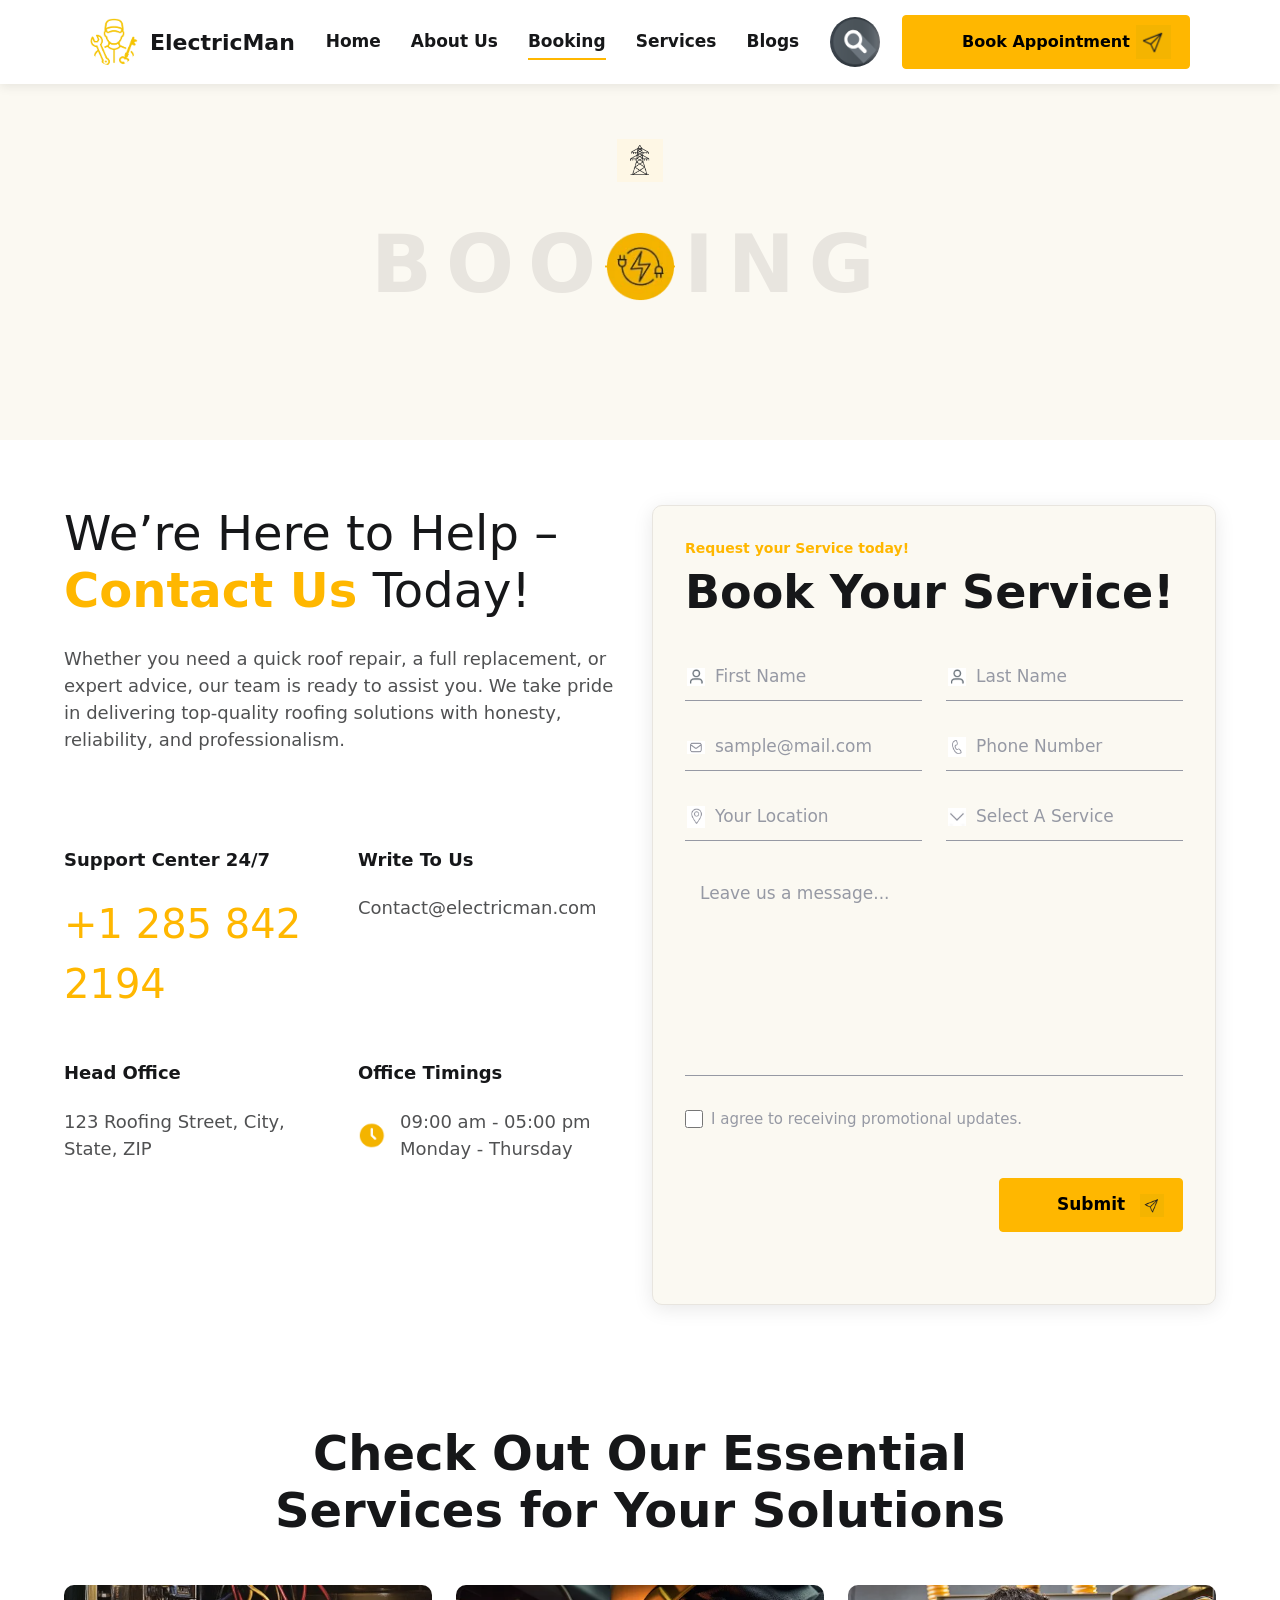
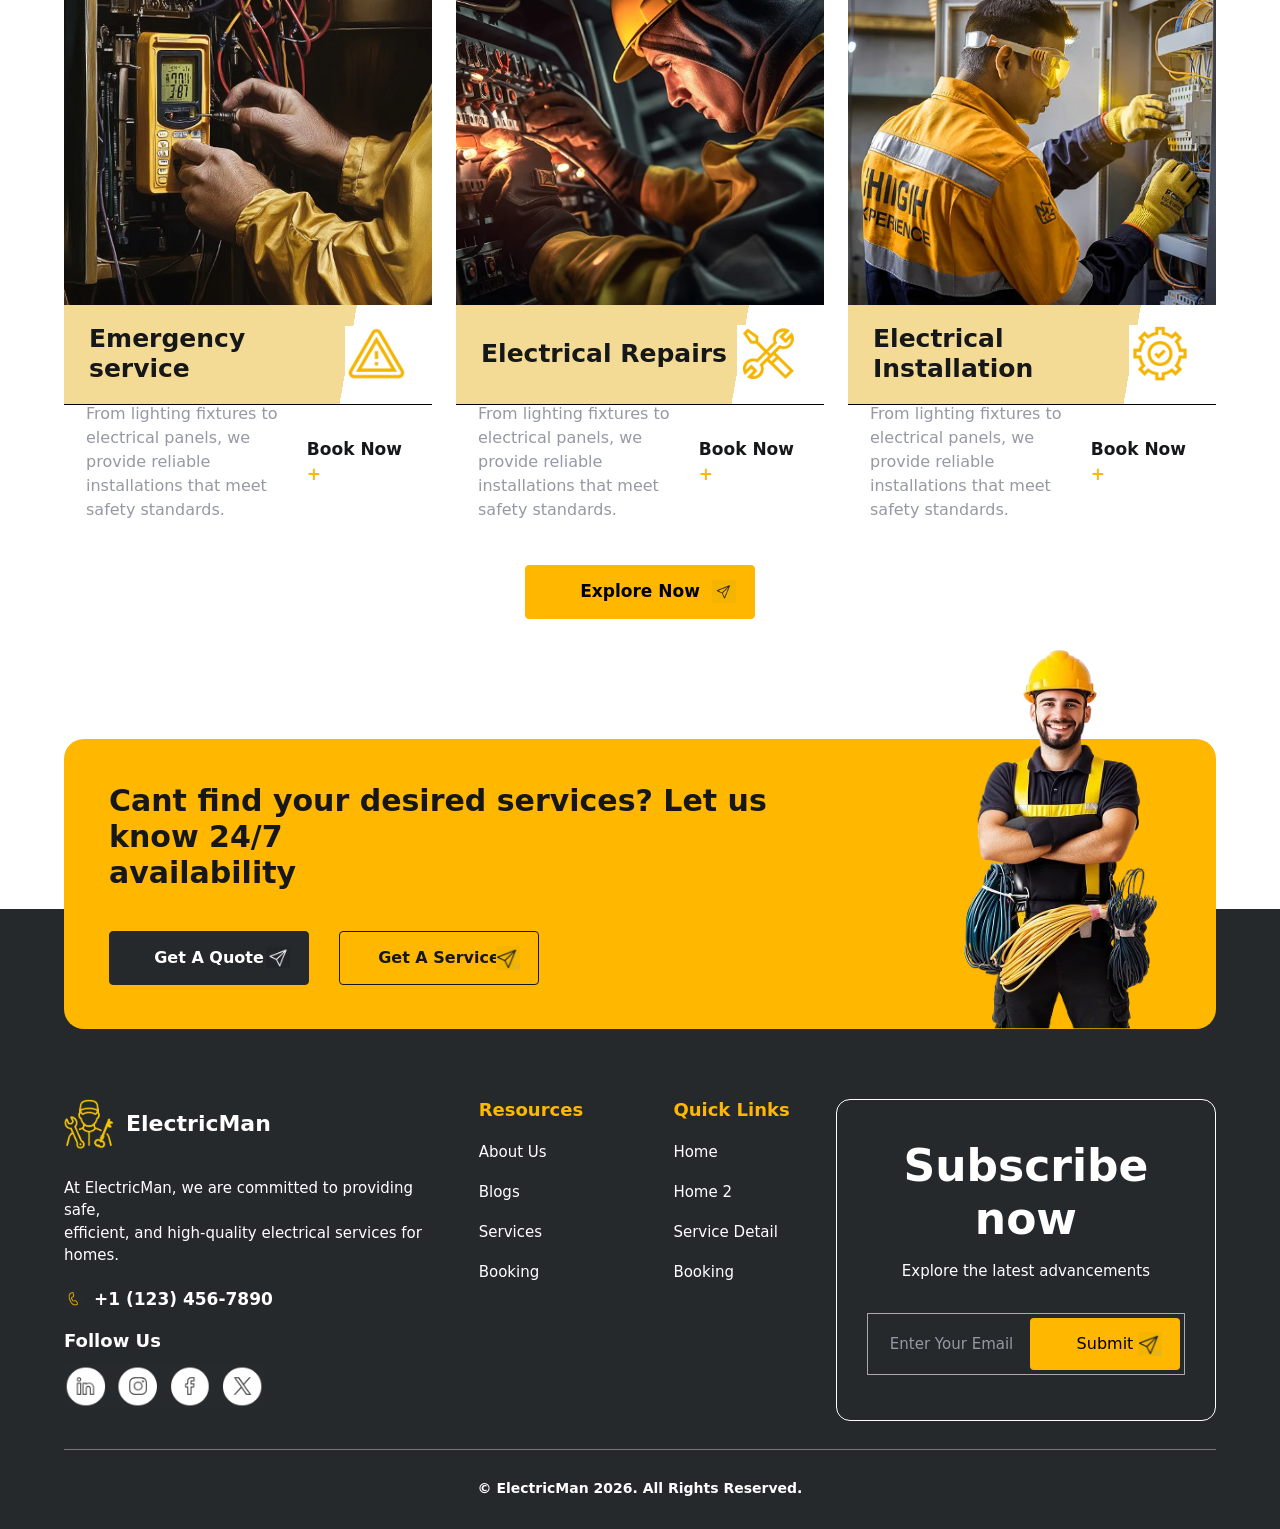
<file: booking.html>
<!doctype html>
<html lang="en">
  <head>
    <meta charset="UTF-8" />
    <meta name="viewport" content="width=device-width, initial-scale=1.0" />

    <title>Electric Man - Handyman</title>

    <link
      href="https://cdn.jsdelivr.net/npm/bootstrap@5.3.8/dist/css/bootstrap.min.css"
      rel="stylesheet"
      integrity="sha384-sRIl4kxILFvY47J16cr9ZwB07vP4J8+LH7qKQnuqkuIAvNWLzeN8tE5YBujZqJLB"
      crossorigin="anonymous"
    />

    <link rel="stylesheet" href="./styles/styles.css" />
  </head>

  <body>
    <!-- HEADER START -->
    <header class="site-header site-header--inner">
      <nav class="main-navbar">
        <div class="main-navbar__content">
          <a class="main-navbar__logo" href="./index.html">
            <img src="./assets/common/banner.png" alt="main logo" />
            <span>ElectricMan</span>
          </a>

          <ul class="main-navbar__links">
            <li>
              <a href="./index.html">Home</a>
            </li>

            <li>
              <a href="./about.html">About Us</a>
            </li>

            <li>
              <a class="active" href="./booking.html">Booking</a>
            </li>

            <li>
              <a href="./services.html">Services</a>
            </li>

            <li>
              <a href="./blogs.html">Blogs</a>
            </li>

            <li>
              <a href="./contact.html">Contact Us</a>
            </li>
          </ul>

          <div class="main-navbar__actions">
            <button class="search-button" type="button">
              <img src="./assets/header/search.png" alt="search" />
            </button>

            <a
              class="appointment-button animated-button yellow-button"
              href="./booking.html"
            >
              <img
                class="animated-button__icon animated-button__icon--hover"
                src="./assets/common/paper_airplane_yellow_rotated.png"
                alt="paper airplane yellow"
              />

              <span class="animated-button__text">Book Appointment</span>

              <img
                class="animated-button__icon animated-button__icon--default"
                src="./assets/common/paper_airplane_black.png"
                alt="paper airplane black"
              />
            </a>

            <button class="menu-button" type="button">
              <img src="./assets/header/menu.png" alt="menu" />
            </button>
          </div>
        </div>
      </nav>
    </header>
    <!-- HEADER END -->
    <!-- MAIN START-->
    <main>
      <!-- BOOKING START -->
      <!-- HEADER START -->
      <section class="booking-banner">
        <div class="booking-banner__content">
          <img
            class="booking-banner__tower"
            src="./assets/blogs/antena.png"
            alt="antena"
          />

          <div class="section-mark">
            <p>
              <span>BOO</span>
              <span>ING</span>
            </p>

            <div class="section-mark__line">
              <img src="./assets/common/main_logo.png" alt="main logo" />
            </div>
          </div>
        </div>
      </section>
      <!-- HEADER END -->
      <!-- FORM START -->
      <section class="booking booking-page-section">
        <div class="booking__content">
          <div class="row booking__row gx-0 gy-3 gx-lg-4 gy-lg-0">
            <div class="col-12 col-lg-6">
              <div class="booking-page-info">
                <h1 class="booking-page-title">
                  We’re Here to Help – <span>Contact Us</span>
                  Today!
                </h1>

                <p class="booking-page-description">
                  Whether you need a quick roof repair, a full replacement, or
                  expert advice, our team is ready to assist you. We take pride
                  in delivering top-quality roofing solutions with honesty,
                  reliability, and professionalism.
                </p>

                <div class="row booking-page-details gx-4 gy-5">
                  <div class="col-12 col-lg-6">
                    <div class="booking-page-item">
                      <h3>Support Center 24/7</h3>

                      <a class="booking-page-phone" href="tel:+12858422194">
                        +1 285 842 2194
                      </a>
                    </div>
                  </div>

                  <div class="col-12 col-lg-6">
                    <div class="booking-page-item">
                      <h3>Write To Us</h3>

                      <a
                        class="booking-page-text"
                        href="mailto:Contact@electricman.com"
                      >
                        Contact@electricman.com
                      </a>
                    </div>
                  </div>

                  <div class="col-12 col-lg-6">
                    <div class="booking-page-item">
                      <h3>Head Office</h3>

                      <p class="booking-page-text">
                        123 Roofing Street, City, State, ZIP
                      </p>
                    </div>
                  </div>

                  <div class="col-12 col-lg-6">
                    <div class="booking-page-item">
                      <h3>Office Timings</h3>

                      <div class="booking-page-time">
                        <img src="./assets/booking/time.png" alt="time" />

                        <p class="booking-page-text">
                          09:00 am - 05:00 pm
                          <br />
                          Monday - Thursday
                        </p>
                      </div>
                    </div>
                  </div>
                </div>
              </div>
            </div>

            <div class="col-12 col-lg-6">
              <form class="booking-form booking-page-form">
                <p class="booking-form__small-title">
                  Request your Service today!
                </p>

                <h3>Book Your Service!</h3>

                <div class="row booking-form__fields gx-0 gy-0 gx-lg-4 gy-lg-4">
                  <div class="col-12 col-lg-6">
                    <label class="booking-field">
                      <img
                        src="./assets/home/6.booing/name.png"
                        alt="name icon"
                      />

                      <input
                        type="text"
                        name="first-name"
                        placeholder="First Name"
                      />
                    </label>
                  </div>

                  <div class="col-12 col-lg-6">
                    <label class="booking-field">
                      <img
                        src="./assets/home/6.booing/name.png"
                        alt="name icon"
                      />

                      <input
                        type="text"
                        name="last-name"
                        placeholder="Last Name"
                      />
                    </label>
                  </div>

                  <div class="col-12 col-lg-6">
                    <label class="booking-field">
                      <img
                        src="./assets/home/6.booing/email.png"
                        alt="email icon"
                      />

                      <input
                        type="email"
                        name="email"
                        placeholder="sample@mail.com"
                      />
                    </label>
                  </div>

                  <div class="col-12 col-lg-6">
                    <label class="booking-field">
                      <img
                        src="./assets/home/6.booing/phone.png"
                        alt="phone icon"
                      />

                      <input
                        type="tel"
                        name="phone"
                        placeholder="Phone Number"
                      />
                    </label>
                  </div>

                  <div class="col-12 col-lg-6">
                    <label class="booking-field">
                      <img
                        src="./assets/home/6.booing/location.png"
                        alt="location icon"
                      />

                      <input
                        type="text"
                        name="location"
                        placeholder="Your Location"
                      />
                    </label>
                  </div>

                  <div class="col-12 col-lg-6">
                    <label class="booking-field">
                      <img
                        src="./assets/home/6.booing/arrow.png"
                        alt="arrow icon"
                      />

                      <select name="service">
                        <option value="select">Select A Service</option>
                        <option value="installation">
                          Electrical Installation
                        </option>
                        <option value="repairs">Electrical Repairs</option>
                        <option value="emergency">Emergency Service</option>
                      </select>
                    </label>
                  </div>
                </div>

                <label class="booking-form__message">
                  <textarea
                    name="message"
                    placeholder="Leave us a message..."
                  ></textarea>
                </label>

                <label class="booking-form__checkbox">
                  <input type="checkbox" name="promotion" />
                  <span>I agree to receiving promotional updates.</span>
                </label>

                <button
                  class="booking-form__submit booking-page-submit animated-button yellow-button"
                  type="submit"
                >
                  <img
                    class="animated-button__icon animated-button__icon--hover"
                    src="./assets/common/paper_airplane_yellow_rotated.png"
                    alt="paper airplane yellow rotated"
                  />

                  <span class="animated-button__text">Submit</span>

                  <img
                    class="animated-button__icon animated-button__icon--default"
                    src="./assets/common/paper_airplane_black.png"
                    alt="paper airplane black"
                  />
                </button>
              </form>
            </div>
          </div>
        </div>
      </section>
      <!-- FORM END -->
      <!-- CARDS SECTION WITH BUTTON START -->
      <section class="services booking-services">
        <div class="services__content">
          <div class="service-head booking-services__head">
            <h2>
              Check Out Our Essential
              <br />
              Services for Your Solutions
            </h2>
          </div>

          <div class="row gx-2 gx-lg-4">
            <div class="col-6 col-lg-4 service-column">
              <div class="card service-card">
                <img
                  src="./assets/common/emergency_service.png"
                  class="card-img-top"
                  alt="emergency service"
                />

                <div class="card-body">
                  <div class="service-name">
                    <h3>Emergency service</h3>

                    <img
                      src="./assets/home/4.service/emergency_service_icon.png"
                      alt="emergency service icon"
                    />
                  </div>

                  <div class="service-info">
                    <p>
                      From lighting fixtures to electrical panels, we provide
                      reliable installations that meet safety standards.
                    </p>

                    <a href="./services.html"> Book Now <span>+</span> </a>
                  </div>
                </div>
              </div>
            </div>

            <div class="col-6 col-lg-4 service-column">
              <div class="card service-card">
                <img
                  src="./assets/common/electrical_repairs.png"
                  class="card-img-top"
                  alt="electrical repairs"
                />

                <div class="card-body">
                  <div class="service-name">
                    <h3>Electrical Repairs</h3>

                    <img
                      src="./assets/home/4.service/electrical_repairs_icon.png"
                      alt="electrical repairs icon"
                    />
                  </div>

                  <div class="service-info">
                    <p>
                      From lighting fixtures to electrical panels, we provide
                      reliable installations that meet safety standards.
                    </p>

                    <a href="./services.html"> Book Now <span>+</span> </a>
                  </div>
                </div>
              </div>
            </div>

            <div class="col-6 col-lg-4 service-column">
              <div class="card service-card">
                <img
                  src="./assets/common/electrical_installation.png"
                  class="card-img-top"
                  alt="electrical installation"
                />

                <div class="card-body">
                  <div class="service-name">
                    <h3>Electrical Installation</h3>

                    <img
                      src="./assets/home/4.service/electrical_installation_icon.png"
                      alt="electrical installation icon"
                    />
                  </div>

                  <div class="service-info">
                    <p>
                      From lighting fixtures to electrical panels, we provide
                      reliable installations that meet safety standards.
                    </p>

                    <a href="./services.html"> Book Now <span>+</span> </a>
                  </div>
                </div>
              </div>
            </div>
          </div>

          <div class="booking-services__action">
            <a
              href="./services.html"
              class="booking-services__more yellow-button animated-button"
            >
              <img
                class="animated-button__icon animated-button__icon--hover"
                src="./assets/common/paper_airplane_yellow_rotated.png"
                alt="paper airplane yellow rotated"
              />

              <span class="animated-button__text">Explore Now</span>

              <img
                class="animated-button__icon animated-button__icon--default"
                src="./assets/common/paper_airplane_black.png"
                alt="paper airplane black"
              />
            </a>
          </div>
        </div>
      </section>
      <!-- CARDS SECTION WITH BUTTON END -->
      <!-- BOOKING END -->
    </main>
    <!-- MAIN END -->
    <!-- FOOTER START -->
    <footer class="footer">
      <!-- CONTACT BANNER START -->
      <section class="contact-banner">
        <div class="contact-banner__content">
          <div class="contact-banner__info">
            <h2>
              Cant find your desired services? Let us know 24/7
              <br />
              availability
            </h2>

            <div class="contact-banner__buttons">
              <a href="./contact.html" class="quote-button animated-button">
                <span class="animated-button__text">Get A Quote</span>

                <img
                  class="animated-button__icon animated-button__icon--default"
                  src="./assets/home/11.services/paper_airplane_white.png"
                  alt="paper airplane white"
                />

                <img
                  class="animated-button__icon animated-button__icon--hover"
                  src="./assets/common/paper_airplane_yellow_rotated.png"
                  alt="paper airplane yellow rotated"
                />
              </a>

              <a href="./services.html" class="yellow-button animated-button">
                <span class="animated-button__text">Get A Service</span>

                <img
                  class="animated-button__icon animated-button__icon--default"
                  src="./assets/home/11.services/paper_airplane_black.png"
                  alt="paper airplane black"
                />

                <img
                  class="animated-button__icon animated-button__icon--hover"
                  src="./assets/common/paper_airplane_yellow_rotated.png"
                  alt="paper airplane yellow rotated"
                />
              </a>
            </div>
          </div>

          <img src="./assets/home/11.services/man.webp" alt="man" />
        </div>
      </section>
      <!-- CONTACT BANNER END -->

      <div class="footer__content">
        <div class="footer-main">
          <div class="footer-about">
            <a href="./index.html" class="footer-logo">
              <img src="./assets/common/banner.png" alt="banner" />

              <span>ElectricMan</span>
            </a>

            <p>
              At ElectricMan, we are committed to providing safe,
              <br />
              efficient, and high-quality electrical services for homes.
            </p>

            <a href="tel:+11234567890" class="footer-phone">
              <img src="./assets/footer/phone.png" alt="phone" />

              <strong>+1 (123) 456-7890</strong>
            </a>

            <h3>Follow Us</h3>

            <img src="./assets/footer/icons.png" alt="icons" />
          </div>

          <nav class="footer-links">
            <div>
              <h3>Resources</h3>

              <ul>
                <li>
                  <a href="./about.html">About Us</a>
                </li>

                <li>
                  <a href="./blogs.html">Blogs</a>
                </li>

                <li>
                  <a href="./services.html">Services</a>
                </li>

                <li>
                  <a href="./booking.html">Booking</a>
                </li>
              </ul>
            </div>

            <div>
              <h3>Quick Links</h3>

              <ul>
                <li>
                  <a href="./index.html">Home</a>
                </li>

                <li>
                  <a href="./index.html">Home 2</a>
                </li>

                <li>
                  <a href="./services.html">Service Detail</a>
                </li>

                <li>
                  <a href="./booking.html">Booking</a>
                </li>
              </ul>
            </div>
          </nav>

          <div class="footer-subscribe">
            <h2>Subscribe now</h2>

            <p>Explore the latest advancements</p>

            <form class="footer-form">
              <label for="subscribe-email">Email</label>

              <input
                id="subscribe-email"
                type="email"
                placeholder="Enter Your Email"
              />

              <button type="submit" class="yellow-button animated-button">
                <span class="animated-button__text">Submit</span>

                <img
                  class="animated-button__icon animated-button__icon--default"
                  src="./assets/home/11.services/paper_airplane_black.png"
                  alt="paper airplane black"
                />

                <img
                  class="animated-button__icon animated-button__icon--hover"
                  src="./assets/common/paper_airplane_yellow_rotated.png"
                  alt="paper airplane yellow rotated"
                />
              </button>
            </form>
          </div>
        </div>

        <p class="footer-copy">© ElectricMan 2026. All Rights Reserved.</p>
      </div>
    </footer>
    <!-- FOOTER END -->
    <script
      src="https://cdn.jsdelivr.net/npm/bootstrap@5.3.8/dist/js/bootstrap.bundle.min.js"
      integrity="sha384-FKyoEForCGlyvwx9Hj09JcYn3nv7wiPVlz7YYwJrWVcXK/BmnVDxM+D2scQbITxI"
      crossorigin="anonymous"
    ></script>
  </body>
</html>
</file>
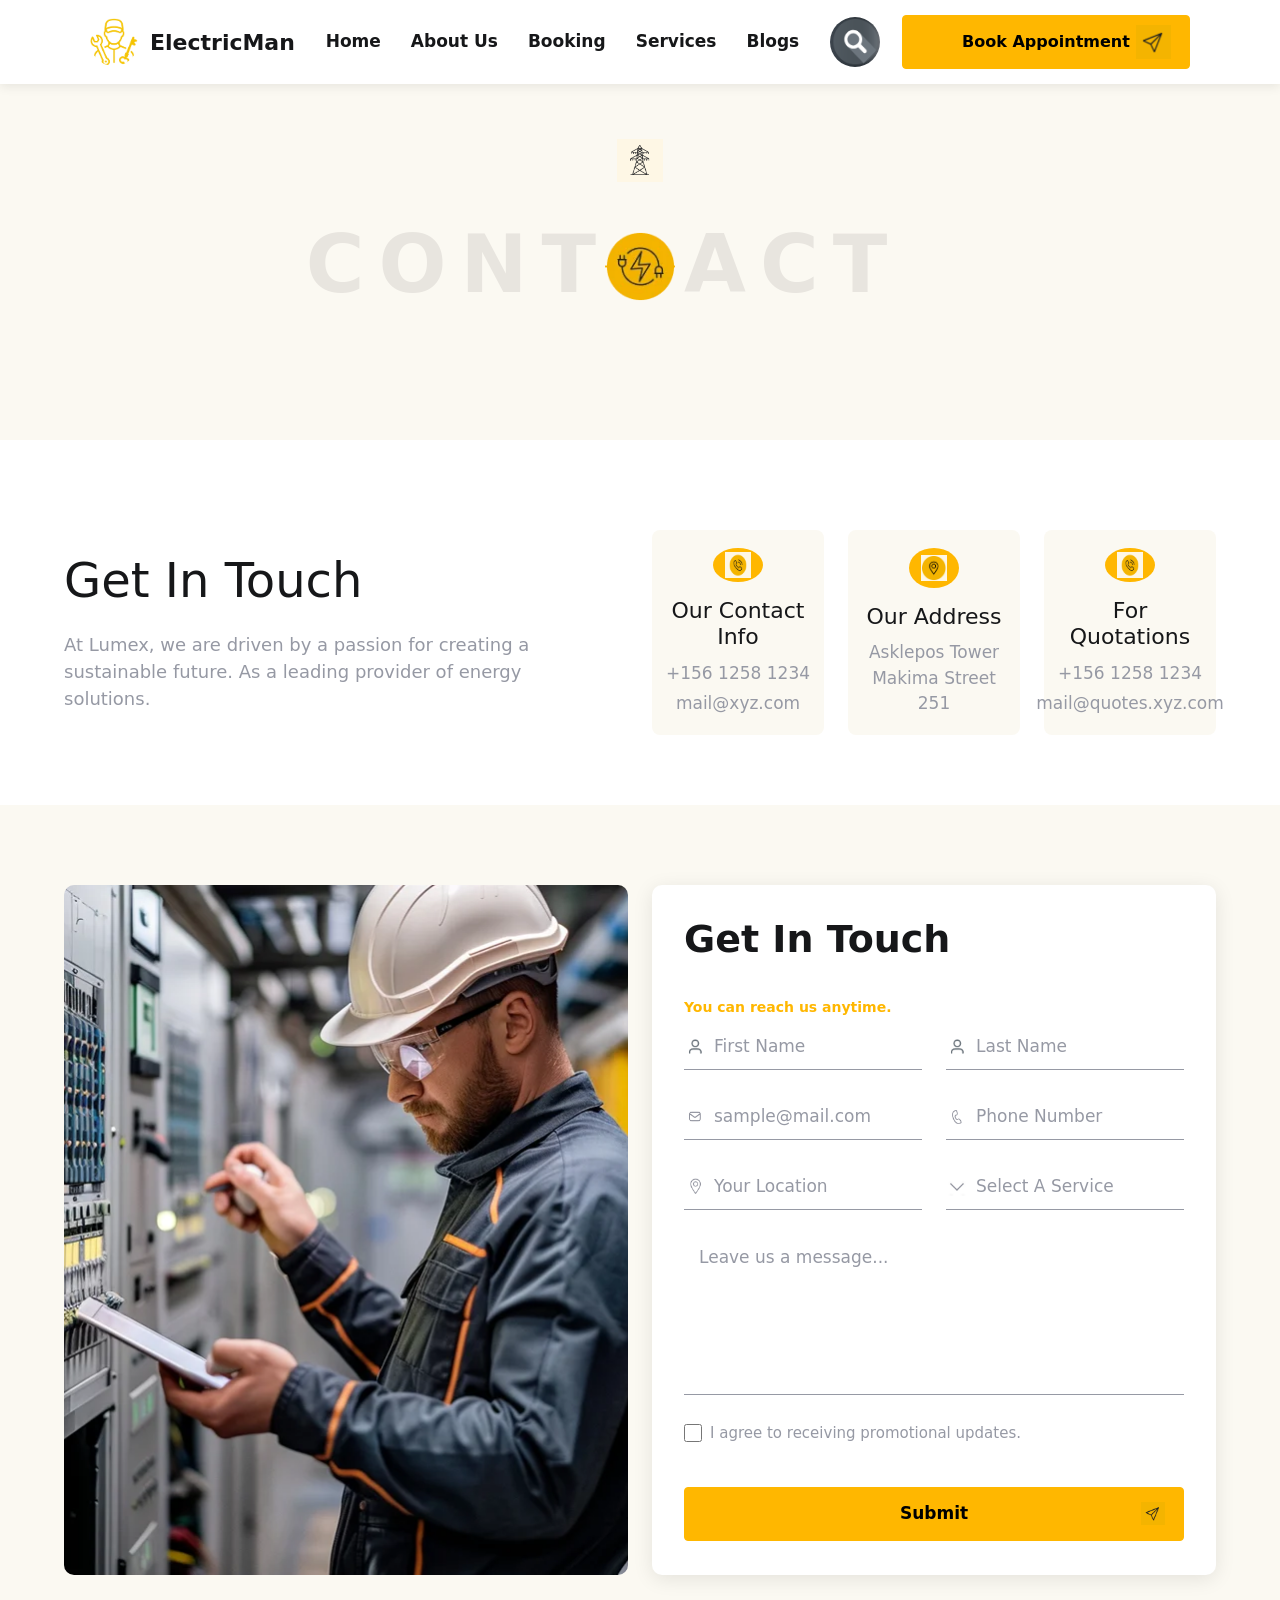
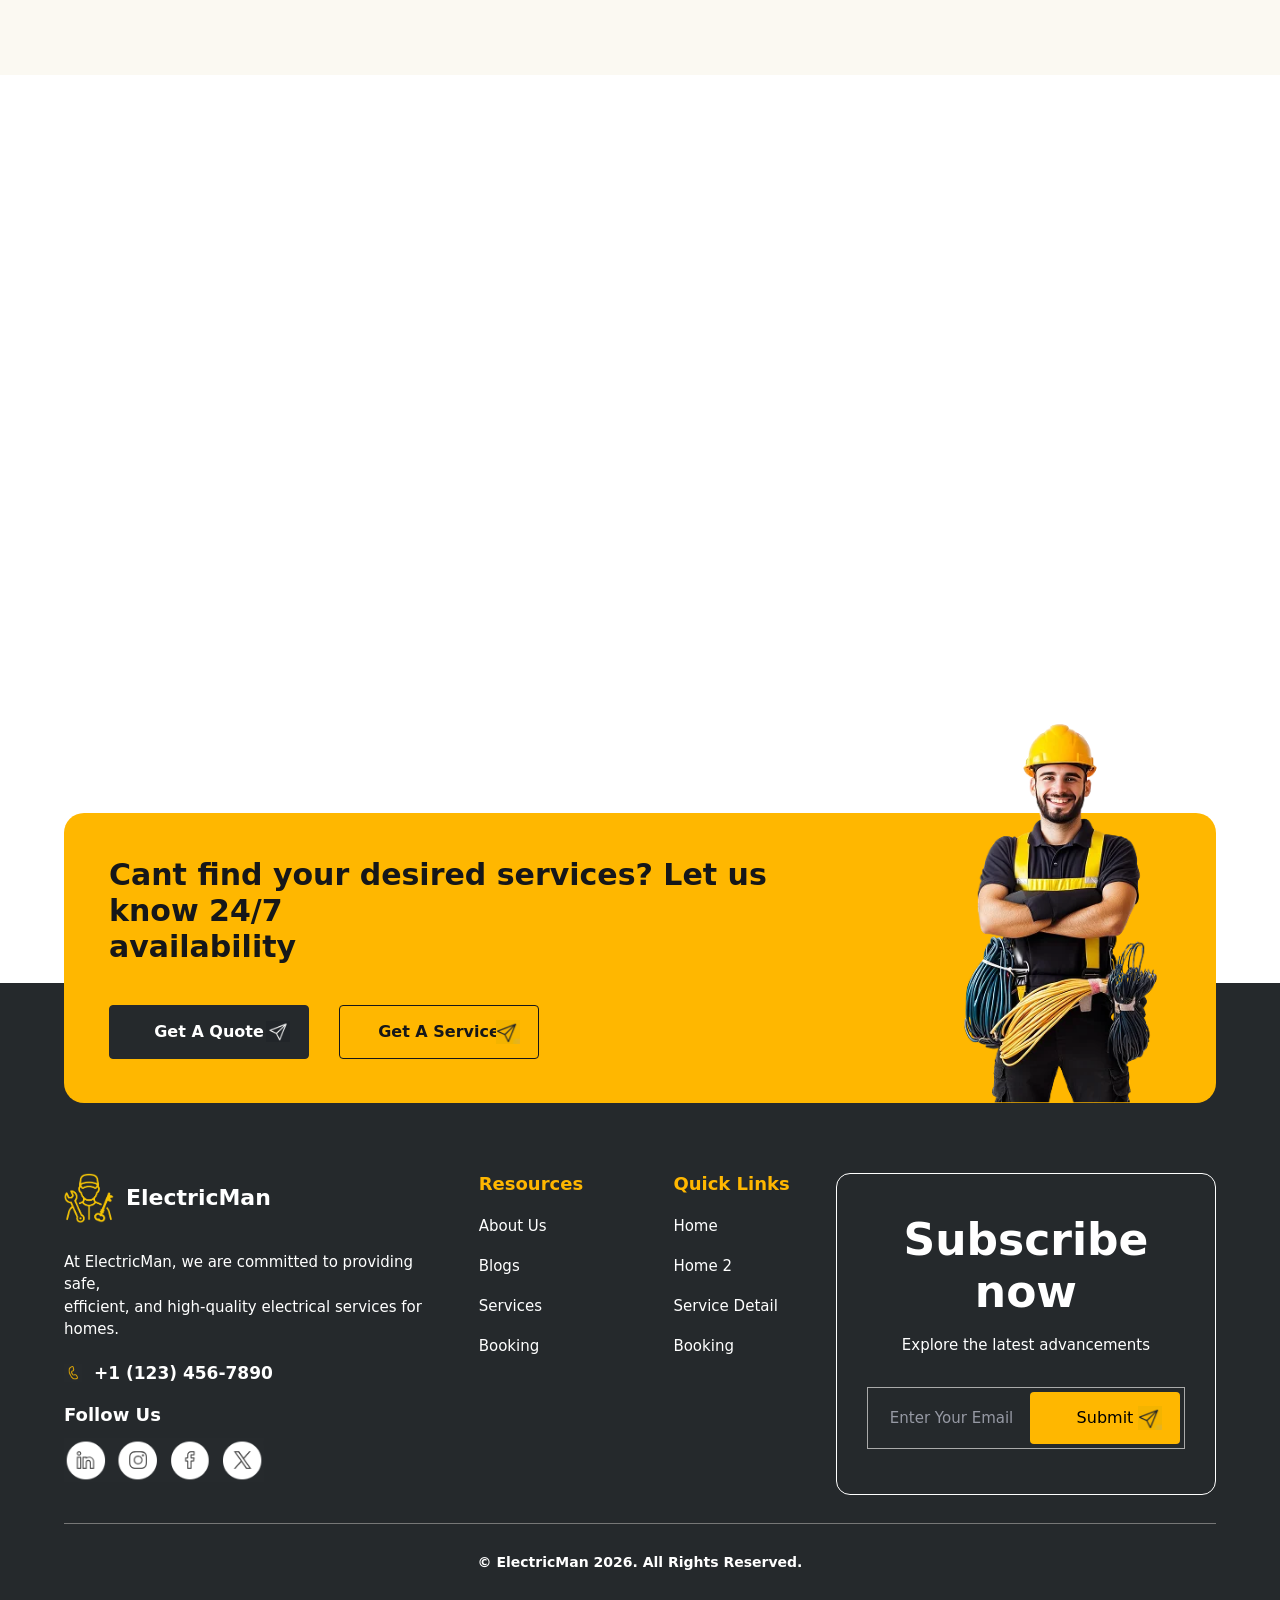
<file: contact.html>
<!doctype html>
<html lang="en">
  <head>
    <meta charset="UTF-8" />
    <meta name="viewport" content="width=device-width, initial-scale=1.0" />

    <title>Electric Man - Handyman</title>

    <link
      href="https://cdn.jsdelivr.net/npm/bootstrap@5.3.8/dist/css/bootstrap.min.css"
      rel="stylesheet"
      integrity="sha384-sRIl4kxILFvY47J16cr9ZwB07vP4J8+LH7qKQnuqkuIAvNWLzeN8tE5YBujZqJLB"
      crossorigin="anonymous"
    />

    <link rel="stylesheet" href="./styles/styles.css" />
  </head>

  <body>
    <!-- HEADER START -->
    <header class="site-header site-header--inner">
      <nav class="main-navbar">
        <div class="main-navbar__content">
          <a class="main-navbar__logo" href="./index.html">
            <img src="./assets/common/banner.png" alt="main logo" />
            <span>ElectricMan</span>
          </a>

          <ul class="main-navbar__links">
            <li>
              <a href="./index.html">Home</a>
            </li>

            <li>
              <a href="./about.html">About Us</a>
            </li>

            <li>
              <a href="./booking.html">Booking</a>
            </li>

            <li>
              <a href="./services.html">Services</a>
            </li>

            <li>
              <a href="./blogs.html">Blogs</a>
            </li>

            <li>
              <a class="active" href="./contact.html">Contact Us</a>
            </li>
          </ul>

          <div class="main-navbar__actions">
            <button class="search-button" type="button">
              <img src="./assets/header/search.png" alt="search" />
            </button>

            <a
              class="appointment-button animated-button yellow-button"
              href="./booking.html"
            >
              <img
                class="animated-button__icon animated-button__icon--hover"
                src="./assets/common/paper_airplane_yellow_rotated.png"
                alt="paper airplane yellow"
              />

              <span class="animated-button__text">Book Appointment</span>

              <img
                class="animated-button__icon animated-button__icon--default"
                src="./assets/common/paper_airplane_black.png"
                alt="paper airplane black"
              />
            </a>

            <button class="menu-button" type="button">
              <img src="./assets/header/menu.png" alt="menu" />
            </button>
          </div>
        </div>
      </nav>
    </header>
    <!-- HEADER END -->
    <!-- MAIN START-->
    <main>
      <!-- CONTACT START -->
      <!-- CONTACT HEADER START -->
      <section class="booking-banner">
        <div class="booking-banner__content">
          <img
            class="booking-banner__tower"
            src="./assets/blogs/antena.png"
            alt="antena"
          />

          <div class="section-mark">
            <p>
              <span>CONT</span>
              <span>ACT</span>
            </p>

            <div class="section-mark__line">
              <img src="./assets/common/main_logo.png" alt="main logo" />
            </div>
          </div>
        </div>
      </section>
      <!-- CONTACT HEADER END -->
      <!-- CONTACT INFO START -->
      <section class="contact-info">
        <div class="contact-info__content">
          <div class="row align-items-center g-4">
            <div class="col-lg-6">
              <div class="contact-info__text">
                <h2>Get In Touch</h2>

                <p>
                  At Lumex, we are driven by a passion for creating a
                  sustainable future. As a leading provider of energy solutions.
                </p>
              </div>
            </div>

            <div class="col-lg-6">
              <div class="row g-4">
                <div class="col-lg-4">
                  <div class="contact-info__card">
                    <div class="contact-info__icon">
                      <img src="./assets/contact/call.png" alt="call" />
                    </div>

                    <h3>Our Contact Info</h3>

                    <a href="tel:+15612581234">+156 1258 1234</a>
                    <a href="mailto:mail@xyz.com">mail@xyz.com</a>
                  </div>
                </div>

                <div class="col-lg-4">
                  <div class="contact-info__card">
                    <div class="contact-info__icon">
                      <img src="./assets/contact/location.png" alt="location" />
                    </div>

                    <h3>Our Address</h3>

                    <p>
                      Asklepos Tower
                      <br />
                      Makima Street 251
                    </p>
                  </div>
                </div>

                <div class="col-lg-4">
                  <div class="contact-info__card">
                    <div class="contact-info__icon">
                      <img src="./assets/contact/call.png" alt="call" />
                    </div>

                    <h3>For Quotations</h3>

                    <a href="tel:+15612581234">+156 1258 1234</a>
                    <a href="mailto:mail@quotes.xyz.com">
                      mail@quotes.xyz.com
                    </a>
                  </div>
                </div>
              </div>
            </div>
          </div>
        </div>
      </section>
      <!-- CONTACT INFO END -->
      <!-- BOOKING START -->
      <section class="booking" id="booking">
        <div class="booking__content">
          <div class="row booking__row gx-0 gy-3 gx-lg-4 gy-lg-0">
            <div class="col-12 col-lg-6">
              <div class="booking__image">
                <img
                  src="./assets/home/6.booing/main_image.webp"
                  alt="electrician service"
                />
              </div>
            </div>

            <div class="col-12 col-lg-6">
              <form class="booking-form">
                <h3>Get In Touch</h3>
                <p class="booking-form__small-title">
                  You can reach us anytime.
                </p>

                <div class="row booking-form__fields gx-0 gy-0 gx-lg-4 gy-lg-4">
                  <div class="col-12 col-lg-6">
                    <label class="booking-field">
                      <img
                        src="./assets/home/6.booing/name.png"
                        alt="name icon"
                      />

                      <input
                        type="text"
                        name="first-name"
                        placeholder="First Name"
                      />
                    </label>
                  </div>

                  <div class="col-12 col-lg-6">
                    <label class="booking-field">
                      <img
                        src="./assets/home/6.booing/name.png"
                        alt="name icon"
                      />

                      <input
                        type="text"
                        name="last-name"
                        placeholder="Last Name"
                      />
                    </label>
                  </div>

                  <div class="col-12 col-lg-6">
                    <label class="booking-field">
                      <img
                        src="./assets/home/6.booing/email.png"
                        alt="email icon"
                      />

                      <input
                        type="email"
                        name="email"
                        placeholder="sample@mail.com"
                      />
                    </label>
                  </div>

                  <div class="col-12 col-lg-6">
                    <label class="booking-field">
                      <img
                        src="./assets/home/6.booing/phone.png"
                        alt="phone icon"
                      />

                      <input
                        type="tel"
                        name="phone"
                        placeholder="Phone Number"
                      />
                    </label>
                  </div>

                  <div class="col-12 col-lg-6">
                    <label class="booking-field">
                      <img
                        src="./assets/home/6.booing/location.png"
                        alt="location icon"
                      />

                      <input
                        type="text"
                        name="location"
                        placeholder="Your Location"
                      />
                    </label>
                  </div>

                  <div class="col-12 col-lg-6">
                    <label class="booking-field">
                      <img
                        src="./assets/home/6.booing/arrow.png"
                        alt="arrow icon"
                      />

                      <select name="service">
                        <option value="select">Select A Service</option>
                        <option value="installation">
                          Electrical Installation
                        </option>
                        <option value="repairs">Electrical Repairs</option>
                        <option value="emergency">Emergency Service</option>
                      </select>
                    </label>
                  </div>
                </div>

                <label class="booking-form__message">
                  <textarea
                    name="message"
                    placeholder="Leave us a message..."
                  ></textarea>
                </label>

                <label class="booking-form__checkbox">
                  <input type="checkbox" name="promotion" />

                  <span>I agree to receiving promotional updates.</span>
                </label>

                <button
                  class="booking-form__submit animated-button yellow-button"
                  type="submit"
                >
                  <img
                    class="animated-button__icon animated-button__icon--hover"
                    src="./assets/common/paper_airplane_yellow_rotated.png"
                    alt="paper airplane yellow rotated"
                  />

                  <span class="animated-button__text">Submit</span>

                  <img
                    class="animated-button__icon animated-button__icon--default"
                    src="./assets/common/paper_airplane_black.png"
                    alt="paper airplane black"
                  />
                </button>
              </form>
            </div>
          </div>
        </div>
      </section>
      <!-- BOOKING END -->
      <!-- MAP START -->
      <section class="contact-map">
        <div class="contact-map__content">
          <iframe
            src="https://www.google.com/maps/embed?pb=!1m18!1m12!1m3!1d354344.8710130863!2d44.477120926519035!3d41.72725109970277!2m3!1f0!2f0!3f0!3m2!1i1024!2i768!4f13.1!3m3!1m2!1s0x40440cd7e64f626b%3A0x61d084ede2576ea3!2z4YOX4YOR4YOY4YOa4YOY4YOh4YOY!5e1!3m2!1ska!2sge!4v1788607064876!5m2!1ska!2sge"
            referrerpolicy="strict-origin-when-cross-origin"
          ></iframe>
        </div>
      </section>
      <!-- MAP END -->
      <!-- CONTACT END -->
    </main>
    <!-- MAIN END -->
    <br />
    <br />
    <!-- FOOTER START -->
    <footer class="footer">
      <!-- CONTACT BANNER START -->
      <section class="contact-banner">
        <div class="contact-banner__content">
          <div class="contact-banner__info">
            <h2>
              Cant find your desired services? Let us know 24/7
              <br />
              availability
            </h2>

            <div class="contact-banner__buttons">
              <a href="./contact.html" class="quote-button animated-button">
                <span class="animated-button__text">Get A Quote</span>

                <img
                  class="animated-button__icon animated-button__icon--default"
                  src="./assets/home/11.services/paper_airplane_white.png"
                  alt="paper airplane white"
                />

                <img
                  class="animated-button__icon animated-button__icon--hover"
                  src="./assets/common/paper_airplane_yellow_rotated.png"
                  alt="paper airplane yellow rotated"
                />
              </a>

              <a href="./services.html" class="yellow-button animated-button">
                <span class="animated-button__text">Get A Service</span>

                <img
                  class="animated-button__icon animated-button__icon--default"
                  src="./assets/home/11.services/paper_airplane_black.png"
                  alt="paper airplane black"
                />

                <img
                  class="animated-button__icon animated-button__icon--hover"
                  src="./assets/common/paper_airplane_yellow_rotated.png"
                  alt="paper airplane yellow rotated"
                />
              </a>
            </div>
          </div>

          <img src="./assets/home/11.services/man.webp" alt="man" />
        </div>
      </section>
      <!-- CONTACT BANNER END -->

      <div class="footer__content">
        <div class="footer-main">
          <div class="footer-about">
            <a href="./index.html" class="footer-logo">
              <img src="./assets/common/banner.png" alt="banner" />

              <span>ElectricMan</span>
            </a>

            <p>
              At ElectricMan, we are committed to providing safe,
              <br />
              efficient, and high-quality electrical services for homes.
            </p>

            <a href="tel:+11234567890" class="footer-phone">
              <img src="./assets/footer/phone.png" alt="phone" />

              <strong>+1 (123) 456-7890</strong>
            </a>

            <h3>Follow Us</h3>

            <img src="./assets/footer/icons.png" alt="icons" />
          </div>

          <nav class="footer-links">
            <div>
              <h3>Resources</h3>

              <ul>
                <li>
                  <a href="./about.html">About Us</a>
                </li>

                <li>
                  <a href="./blogs.html">Blogs</a>
                </li>

                <li>
                  <a href="./services.html">Services</a>
                </li>

                <li>
                  <a href="./booking.html">Booking</a>
                </li>
              </ul>
            </div>

            <div>
              <h3>Quick Links</h3>

              <ul>
                <li>
                  <a href="./index.html">Home</a>
                </li>

                <li>
                  <a href="./index.html">Home 2</a>
                </li>

                <li>
                  <a href="./services.html">Service Detail</a>
                </li>

                <li>
                  <a href="./booking.html">Booking</a>
                </li>
              </ul>
            </div>
          </nav>

          <div class="footer-subscribe">
            <h2>Subscribe now</h2>

            <p>Explore the latest advancements</p>

            <form class="footer-form">
              <label for="subscribe-email">Email</label>

              <input
                id="subscribe-email"
                type="email"
                placeholder="Enter Your Email"
              />

              <button type="submit" class="yellow-button animated-button">
                <span class="animated-button__text">Submit</span>

                <img
                  class="animated-button__icon animated-button__icon--default"
                  src="./assets/home/11.services/paper_airplane_black.png"
                  alt="paper airplane black"
                />

                <img
                  class="animated-button__icon animated-button__icon--hover"
                  src="./assets/common/paper_airplane_yellow_rotated.png"
                  alt="paper airplane yellow rotated"
                />
              </button>
            </form>
          </div>
        </div>

        <p class="footer-copy">© ElectricMan 2026. All Rights Reserved.</p>
      </div>
    </footer>
    <!-- FOOTER END -->
    <script
      src="https://cdn.jsdelivr.net/npm/bootstrap@5.3.8/dist/js/bootstrap.bundle.min.js"
      integrity="sha384-FKyoEForCGlyvwx9Hj09JcYn3nv7wiPVlz7YYwJrWVcXK/BmnVDxM+D2scQbITxI"
      crossorigin="anonymous"
    ></script>
  </body>
</html>
</file>
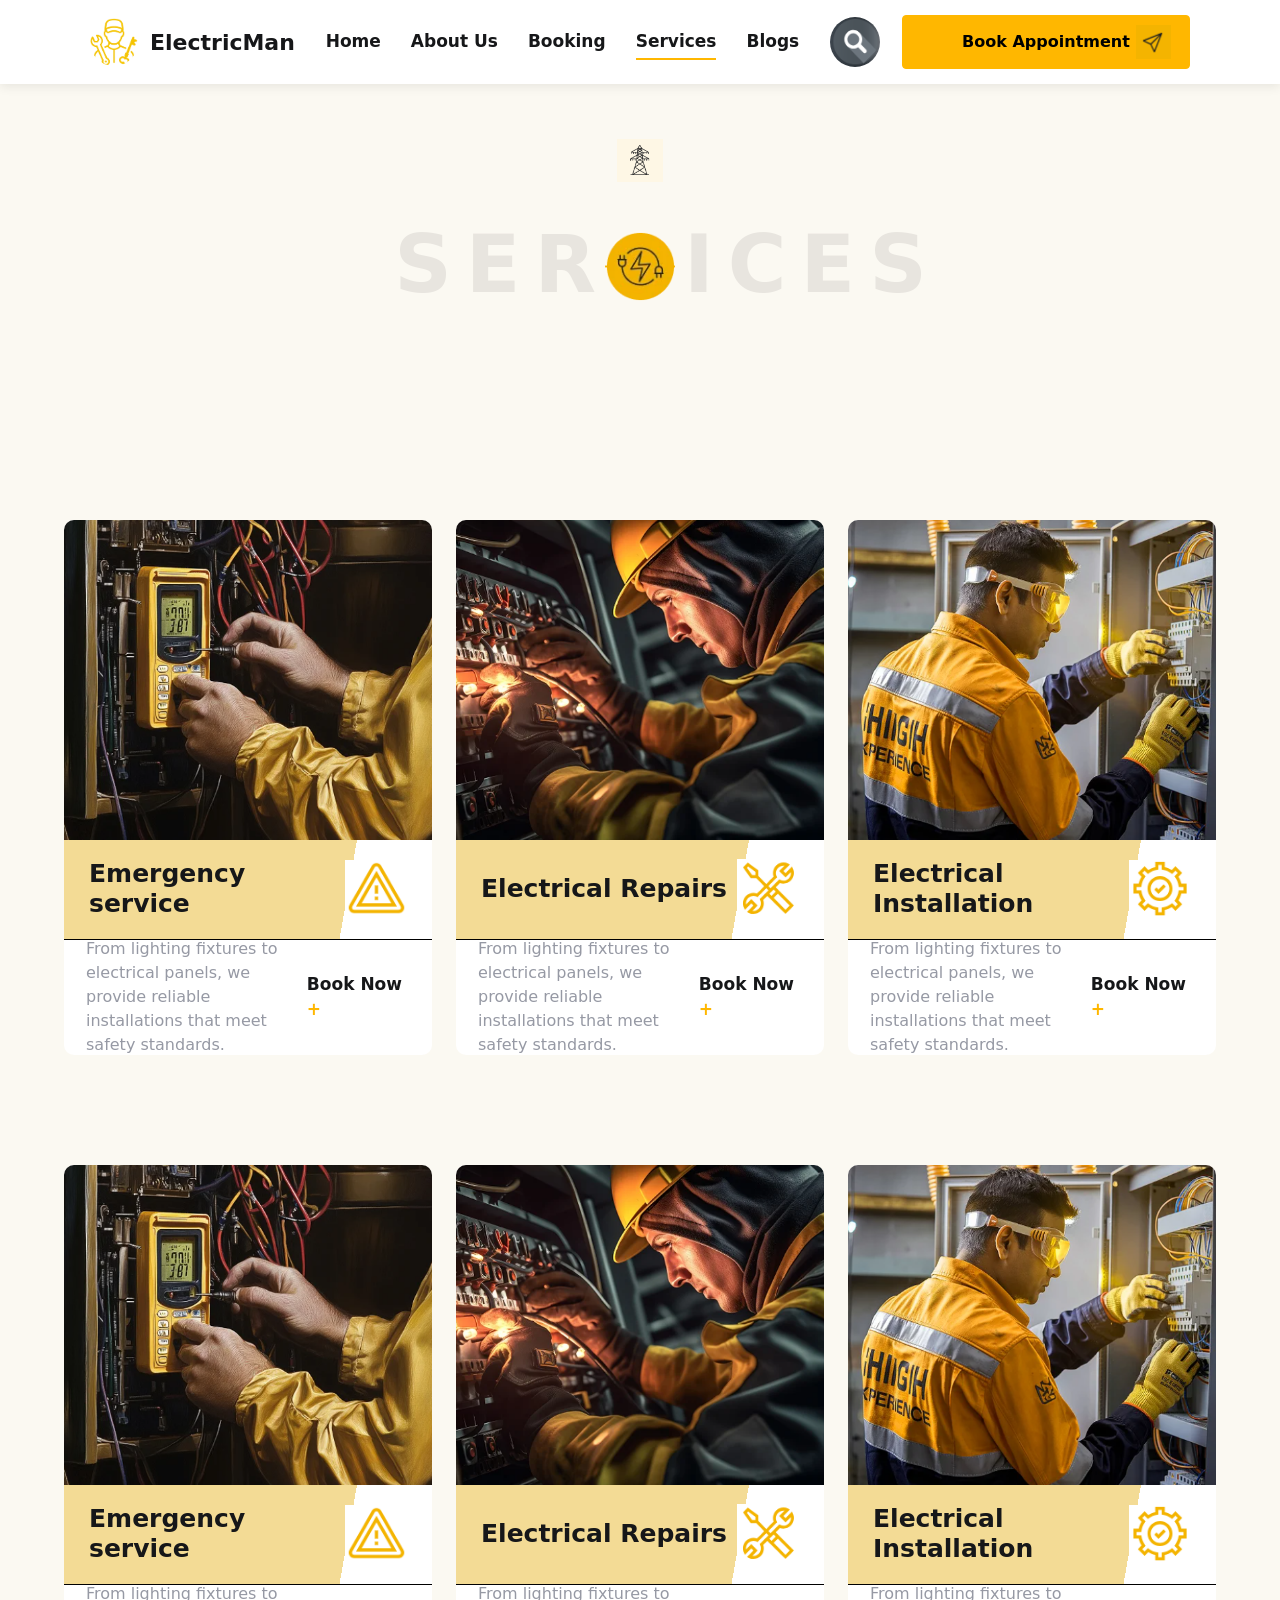
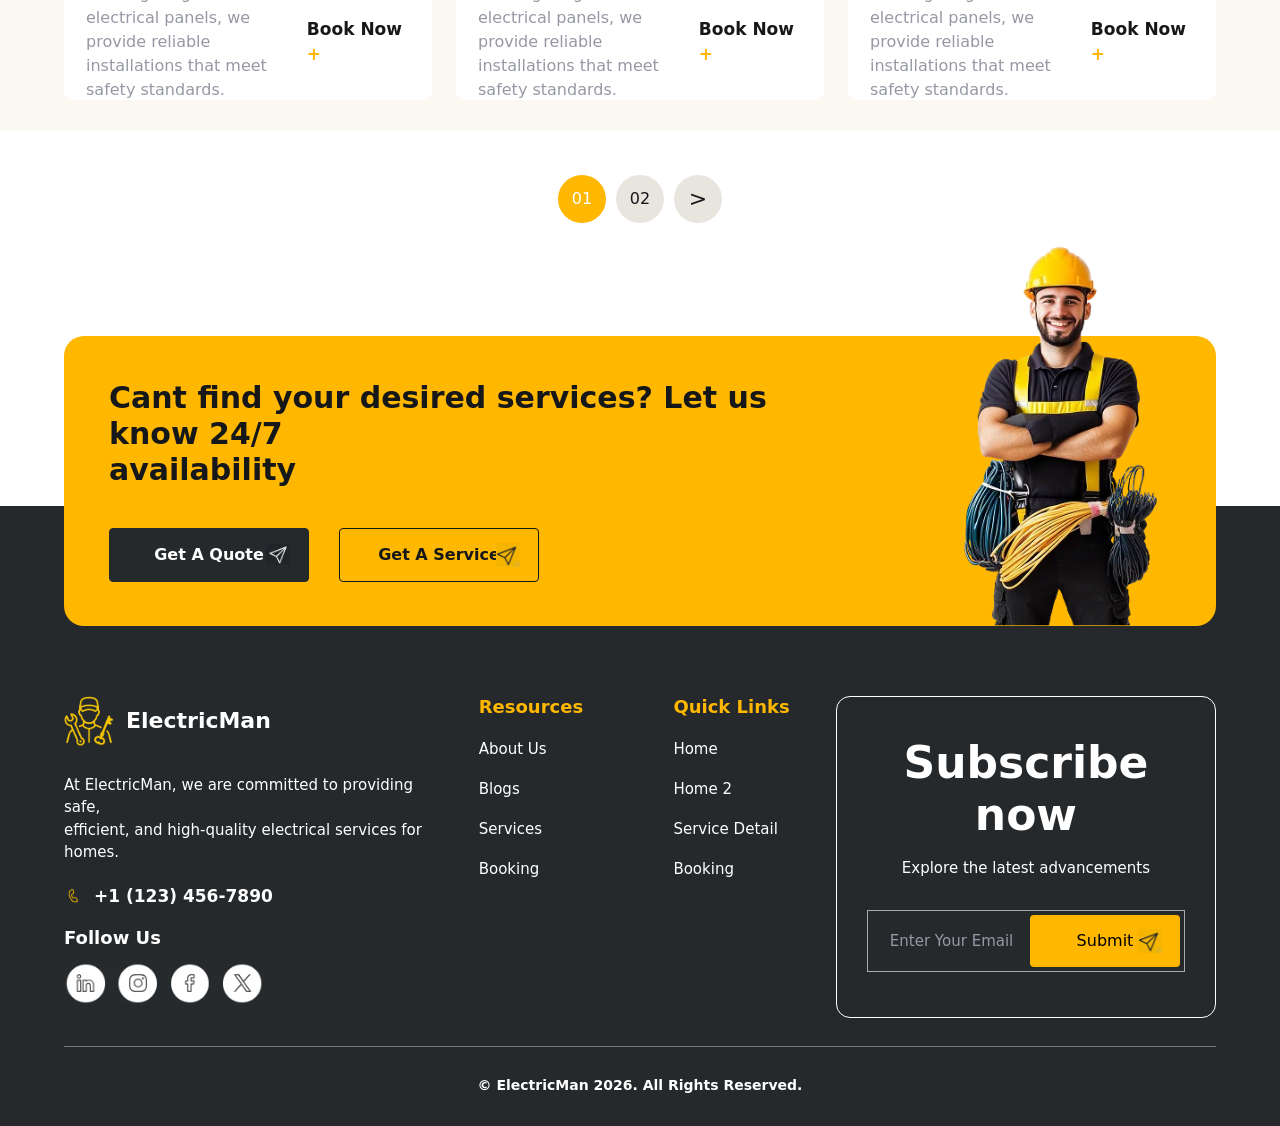
<file: services.html>
<!doctype html>
<html lang="en">
  <head>
    <meta charset="UTF-8" />
    <meta name="viewport" content="width=device-width, initial-scale=1.0" />

    <title>Electric Man - Handyman</title>

    <link
      href="https://cdn.jsdelivr.net/npm/bootstrap@5.3.8/dist/css/bootstrap.min.css"
      rel="stylesheet"
      integrity="sha384-sRIl4kxILFvY47J16cr9ZwB07vP4J8+LH7qKQnuqkuIAvNWLzeN8tE5YBujZqJLB"
      crossorigin="anonymous"
    />

    <link rel="stylesheet" href="./styles/styles.css" />
  </head>

  <body>
    <!-- HEADER START -->
    <header class="site-header site-header--inner">
      <nav class="main-navbar">
        <div class="main-navbar__content">
          <a class="main-navbar__logo" href="./index.html">
            <img src="./assets/common/banner.png" alt="main logo" />
            <span>ElectricMan</span>
          </a>

          <ul class="main-navbar__links">
            <li>
              <a href="./index.html">Home</a>
            </li>

            <li>
              <a href="./about.html">About Us</a>
            </li>

            <li>
              <a href="./booking.html">Booking</a>
            </li>

            <li>
              <a class="active" href="./services.html">Services</a>
            </li>

            <li>
              <a href="./blogs.html">Blogs</a>
            </li>

            <li>
              <a href="./contact.html">Contact Us</a>
            </li>
          </ul>

          <div class="main-navbar__actions">
            <button class="search-button" type="button">
              <img src="./assets/header/search.png" alt="search" />
            </button>

            <a
              class="appointment-button animated-button yellow-button"
              href="./booking.html"
            >
              <img
                class="animated-button__icon animated-button__icon--hover"
                src="./assets/common/paper_airplane_yellow_rotated.png"
                alt="paper airplane yellow"
              />

              <span class="animated-button__text">Book Appointment</span>

              <img
                class="animated-button__icon animated-button__icon--default"
                src="./assets/common/paper_airplane_black.png"
                alt="paper airplane black"
              />
            </a>

            <button class="menu-button" type="button">
              <img src="./assets/header/menu.png" alt="menu" />
            </button>
          </div>
        </div>
      </nav>
    </header>
    <!-- HEADER END -->
    <!-- MAIN START-->
    <main>
      <!-- SERVICES START -->
      <!-- SERVICES HEADER START -->
      <section class="booking-banner">
        <div class="booking-banner__content">
          <img
            class="booking-banner__tower"
            src="./assets/blogs/antena.png"
            alt="antena"
          />

          <div class="section-mark">
            <p>
              <span>SER</span>
              <span>ICES</span>
            </p>

            <div class="section-mark__line">
              <img src="./assets/common/main_logo.png" alt="main logo" />
            </div>
          </div>
        </div>
      </section>
      <!-- SERVICES HEADER END -->
      <!-- SERVICES CARDS START -->
      <section class="services services-page">
        <div class="services__content">
          <div class="row gx-2 gx-lg-4">
            <div class="col-6 col-lg-4 service-column">
              <div class="card service-card">
                <img
                  src="./assets/common/emergency_service.png"
                  class="card-img-top"
                  alt="emergency service"
                />

                <div class="card-body">
                  <div class="service-name">
                    <h3>Emergency service</h3>

                    <img
                      src="./assets/home/4.service/emergency_service_icon.png"
                      alt="emergency service icon"
                    />
                  </div>

                  <div class="service-info">
                    <p>
                      From lighting fixtures to electrical panels, we provide
                      reliable installations that meet safety standards.
                    </p>

                    <a href="./booking.html">Book Now <span>+</span></a>
                  </div>
                </div>
              </div>
            </div>

            <div class="col-6 col-lg-4 service-column">
              <div class="card service-card">
                <img
                  src="./assets/common/electrical_repairs.png"
                  class="card-img-top"
                  alt="electrical repairs"
                />

                <div class="card-body">
                  <div class="service-name">
                    <h3>Electrical Repairs</h3>

                    <img
                      src="./assets/home/4.service/electrical_repairs_icon.png"
                      alt="electrical repairs icon"
                    />
                  </div>

                  <div class="service-info">
                    <p>
                      From lighting fixtures to electrical panels, we provide
                      reliable installations that meet safety standards.
                    </p>

                    <a href="./booking.html">Book Now <span>+</span></a>
                  </div>
                </div>
              </div>
            </div>

            <div class="col-6 col-lg-4 service-column">
              <div class="card service-card">
                <img
                  src="./assets/common/electrical_installation.png"
                  class="card-img-top"
                  alt="electrical installation"
                />

                <div class="card-body">
                  <div class="service-name">
                    <h3>Electrical Installation</h3>

                    <img
                      src="./assets/home/4.service/electrical_installation_icon.png"
                      alt="electrical installation icon"
                    />
                  </div>

                  <div class="service-info">
                    <p>
                      From lighting fixtures to electrical panels, we provide
                      reliable installations that meet safety standards.
                    </p>

                    <a href="./booking.html">Book Now <span>+</span></a>
                  </div>
                </div>
              </div>
            </div>
          </div>
        </div>
      </section>
      <section class="services services-page">
        <div class="services__content">
          <div class="row gx-2 gx-lg-4">
            <div class="col-6 col-lg-4 service-column">
              <div class="card service-card">
                <img
                  src="./assets/common/emergency_service.png"
                  class="card-img-top"
                  alt="emergency service"
                />

                <div class="card-body">
                  <div class="service-name">
                    <h3>Emergency service</h3>

                    <img
                      src="./assets/home/4.service/emergency_service_icon.png"
                      alt="emergency service icon"
                    />
                  </div>

                  <div class="service-info">
                    <p>
                      From lighting fixtures to electrical panels, we provide
                      reliable installations that meet safety standards.
                    </p>

                    <a href="./booking.html">Book Now <span>+</span></a>
                  </div>
                </div>
              </div>
            </div>

            <div class="col-6 col-lg-4 service-column">
              <div class="card service-card">
                <img
                  src="./assets/common/electrical_repairs.png"
                  class="card-img-top"
                  alt="electrical repairs"
                />

                <div class="card-body">
                  <div class="service-name">
                    <h3>Electrical Repairs</h3>

                    <img
                      src="./assets/home/4.service/electrical_repairs_icon.png"
                      alt="electrical repairs icon"
                    />
                  </div>

                  <div class="service-info">
                    <p>
                      From lighting fixtures to electrical panels, we provide
                      reliable installations that meet safety standards.
                    </p>

                    <a href="./booking.html">Book Now <span>+</span></a>
                  </div>
                </div>
              </div>
            </div>

            <div class="col-6 col-lg-4 service-column">
              <div class="card service-card">
                <img
                  src="./assets/common/electrical_installation.png"
                  class="card-img-top"
                  alt="electrical installation"
                />

                <div class="card-body">
                  <div class="service-name">
                    <h3>Electrical Installation</h3>

                    <img
                      src="./assets/home/4.service/electrical_installation_icon.png"
                      alt="electrical installation icon"
                    />
                  </div>

                  <div class="service-info">
                    <p>
                      From lighting fixtures to electrical panels, we provide
                      reliable installations that meet safety standards.
                    </p>

                    <a href="./booking.html">Book Now <span>+</span></a>
                  </div>
                </div>
              </div>
            </div>
          </div>
        </div>
      </section>
      <!-- PAGINATION START -->
      <div class="page-pagination">
        <button class="page-pagination__button active" type="button">01</button>

        <button class="page-pagination__button" type="button">02</button>

        <button
          class="page-pagination__button page-pagination__next"
          type="button"
        >
          >
        </button>
      </div>
      <!-- PAGINATION END -->
      <!-- SERVICES CARDS END -->
      <!-- SERVICES END -->
    </main>
    <!-- MAIN END -->
    <br />
    <br />
    <!-- FOOTER START -->
    <footer class="footer">
      <!-- CONTACT BANNER START -->
      <section class="contact-banner">
        <div class="contact-banner__content">
          <div class="contact-banner__info">
            <h2>
              Cant find your desired services? Let us know 24/7
              <br />
              availability
            </h2>

            <div class="contact-banner__buttons">
              <a href="./contact.html" class="quote-button animated-button">
                <span class="animated-button__text">Get A Quote</span>

                <img
                  class="animated-button__icon animated-button__icon--default"
                  src="./assets/home/11.services/paper_airplane_white.png"
                  alt="paper airplane white"
                />

                <img
                  class="animated-button__icon animated-button__icon--hover"
                  src="./assets/common/paper_airplane_yellow_rotated.png"
                  alt="paper airplane yellow rotated"
                />
              </a>

              <a href="./services.html" class="yellow-button animated-button">
                <span class="animated-button__text">Get A Service</span>

                <img
                  class="animated-button__icon animated-button__icon--default"
                  src="./assets/home/11.services/paper_airplane_black.png"
                  alt="paper airplane black"
                />

                <img
                  class="animated-button__icon animated-button__icon--hover"
                  src="./assets/common/paper_airplane_yellow_rotated.png"
                  alt="paper airplane yellow rotated"
                />
              </a>
            </div>
          </div>

          <img src="./assets/home/11.services/man.webp" alt="man" />
        </div>
      </section>
      <!-- CONTACT BANNER END -->

      <div class="footer__content">
        <div class="footer-main">
          <div class="footer-about">
            <a href="./index.html" class="footer-logo">
              <img src="./assets/common/banner.png" alt="banner" />

              <span>ElectricMan</span>
            </a>

            <p>
              At ElectricMan, we are committed to providing safe,
              <br />
              efficient, and high-quality electrical services for homes.
            </p>

            <a href="tel:+11234567890" class="footer-phone">
              <img src="./assets/footer/phone.png" alt="phone" />

              <strong>+1 (123) 456-7890</strong>
            </a>

            <h3>Follow Us</h3>

            <img src="./assets/footer/icons.png" alt="icons" />
          </div>

          <nav class="footer-links">
            <div>
              <h3>Resources</h3>

              <ul>
                <li>
                  <a href="./about.html">About Us</a>
                </li>

                <li>
                  <a href="./blogs.html">Blogs</a>
                </li>

                <li>
                  <a href="./services.html">Services</a>
                </li>

                <li>
                  <a href="./booking.html">Booking</a>
                </li>
              </ul>
            </div>

            <div>
              <h3>Quick Links</h3>

              <ul>
                <li>
                  <a href="./index.html">Home</a>
                </li>

                <li>
                  <a href="./index.html">Home 2</a>
                </li>

                <li>
                  <a href="./services.html">Service Detail</a>
                </li>

                <li>
                  <a href="./booking.html">Booking</a>
                </li>
              </ul>
            </div>
          </nav>

          <div class="footer-subscribe">
            <h2>Subscribe now</h2>

            <p>Explore the latest advancements</p>

            <form class="footer-form">
              <label for="subscribe-email">Email</label>

              <input
                id="subscribe-email"
                type="email"
                placeholder="Enter Your Email"
              />

              <button type="submit" class="yellow-button animated-button">
                <span class="animated-button__text">Submit</span>

                <img
                  class="animated-button__icon animated-button__icon--default"
                  src="./assets/home/11.services/paper_airplane_black.png"
                  alt="paper airplane black"
                />

                <img
                  class="animated-button__icon animated-button__icon--hover"
                  src="./assets/common/paper_airplane_yellow_rotated.png"
                  alt="paper airplane yellow rotated"
                />
              </button>
            </form>
          </div>
        </div>

        <p class="footer-copy">© ElectricMan 2026. All Rights Reserved.</p>
      </div>
    </footer>
    <!-- FOOTER END -->
    <script
      src="https://cdn.jsdelivr.net/npm/bootstrap@5.3.8/dist/js/bootstrap.bundle.min.js"
      integrity="sha384-FKyoEForCGlyvwx9Hj09JcYn3nv7wiPVlz7YYwJrWVcXK/BmnVDxM+D2scQbITxI"
      crossorigin="anonymous"
    ></script>
  </body>
</html>
</file>
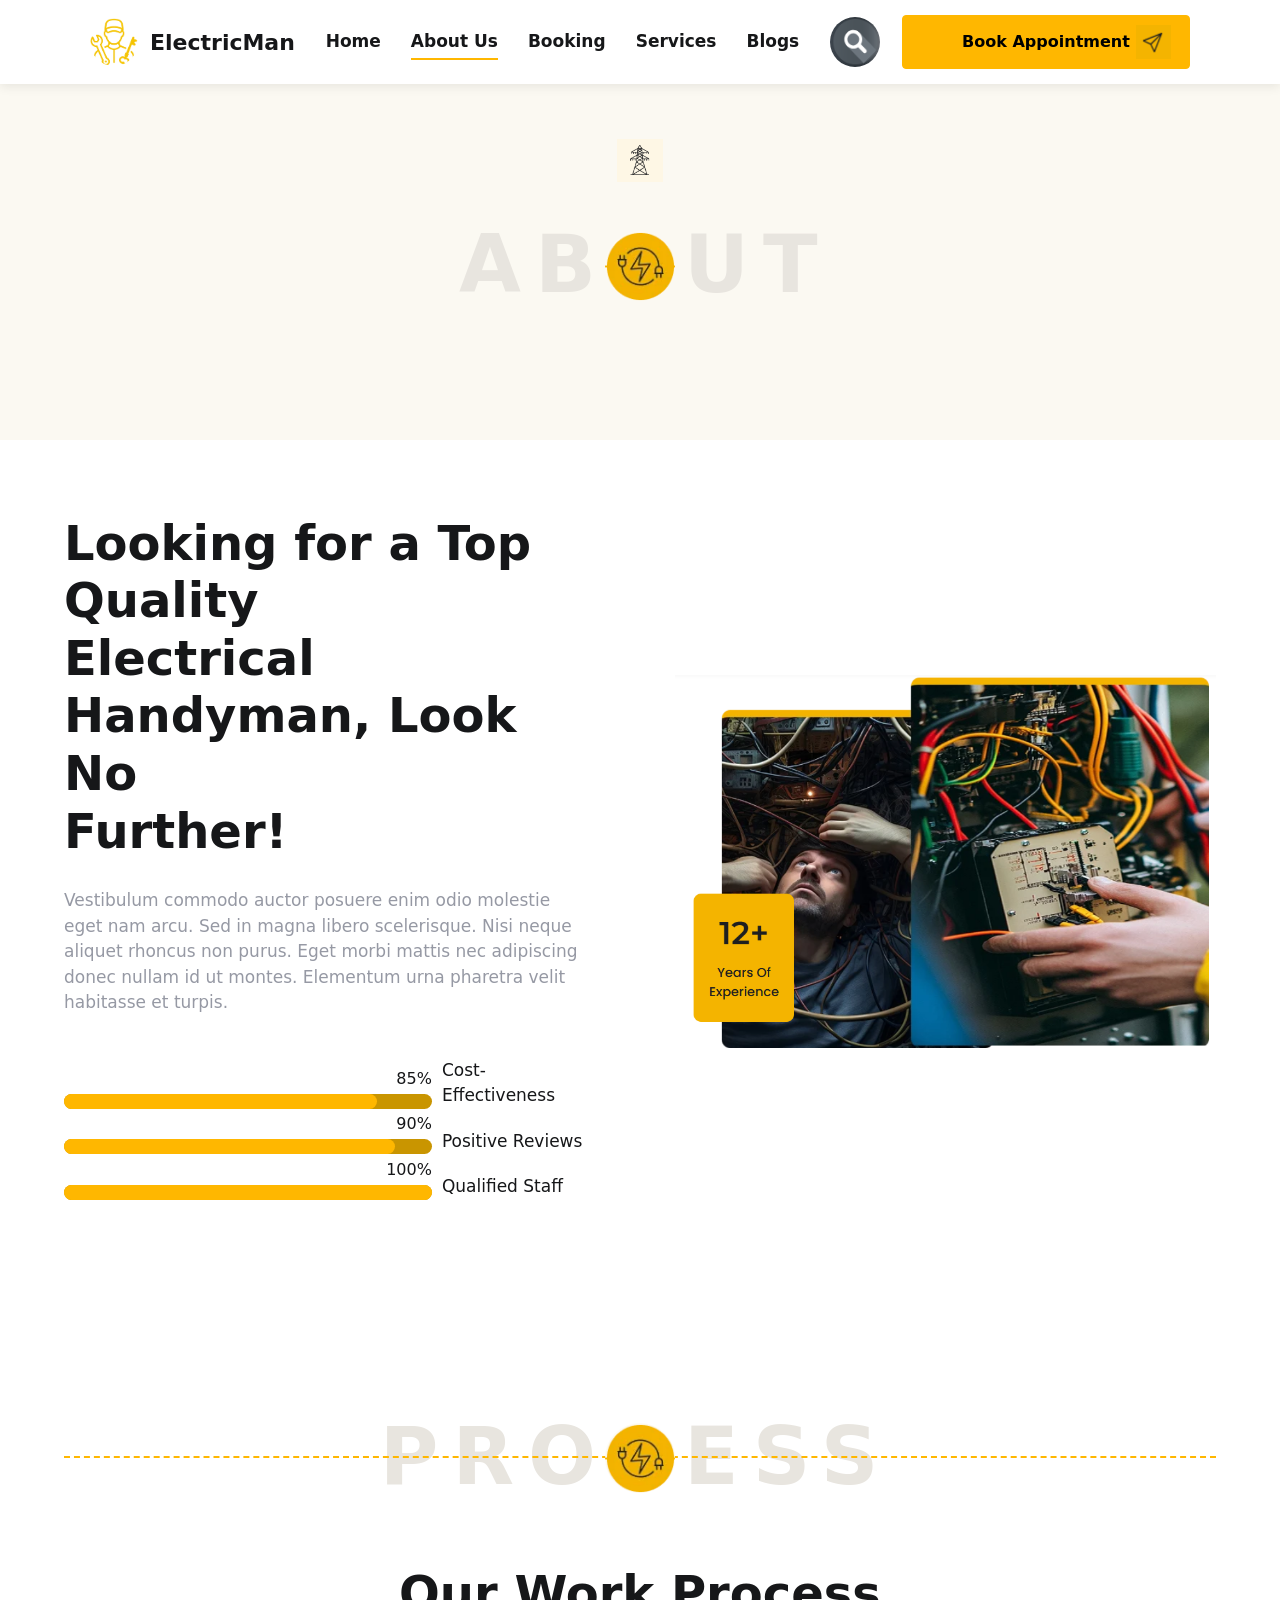
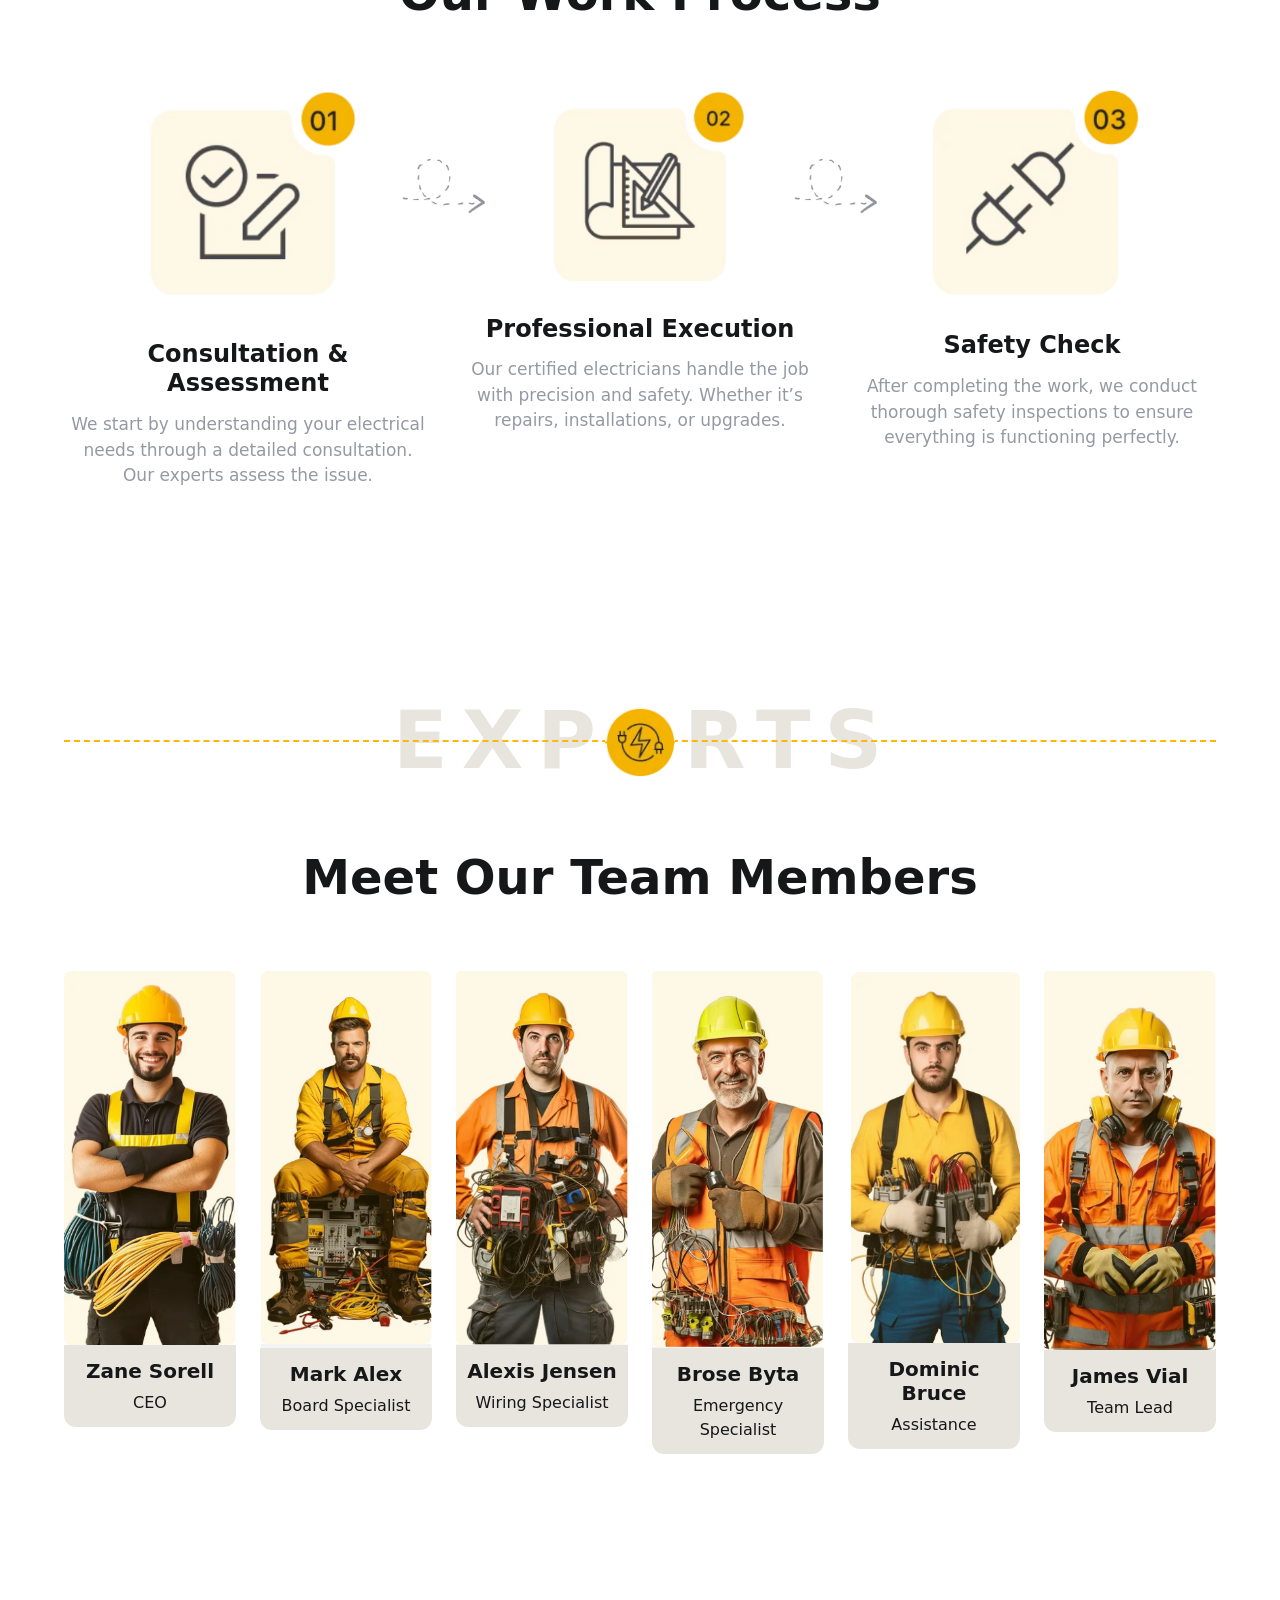
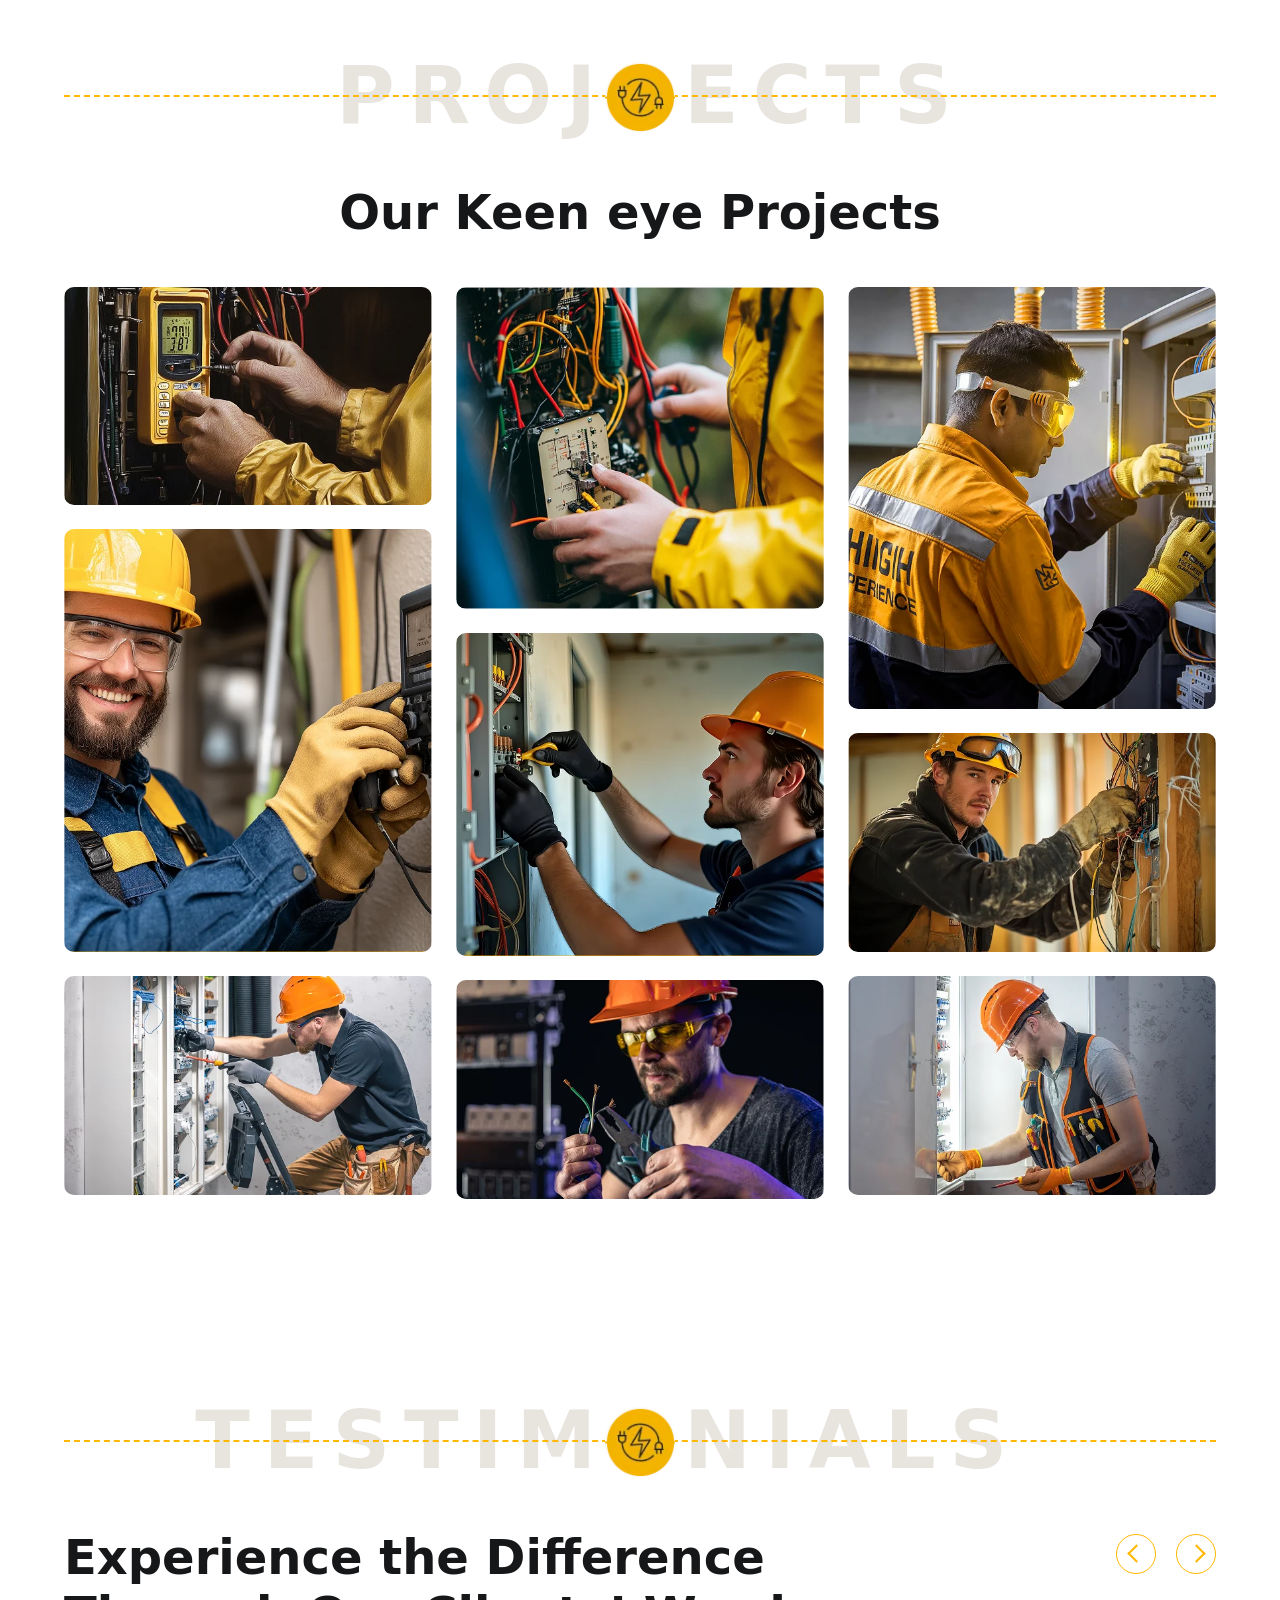
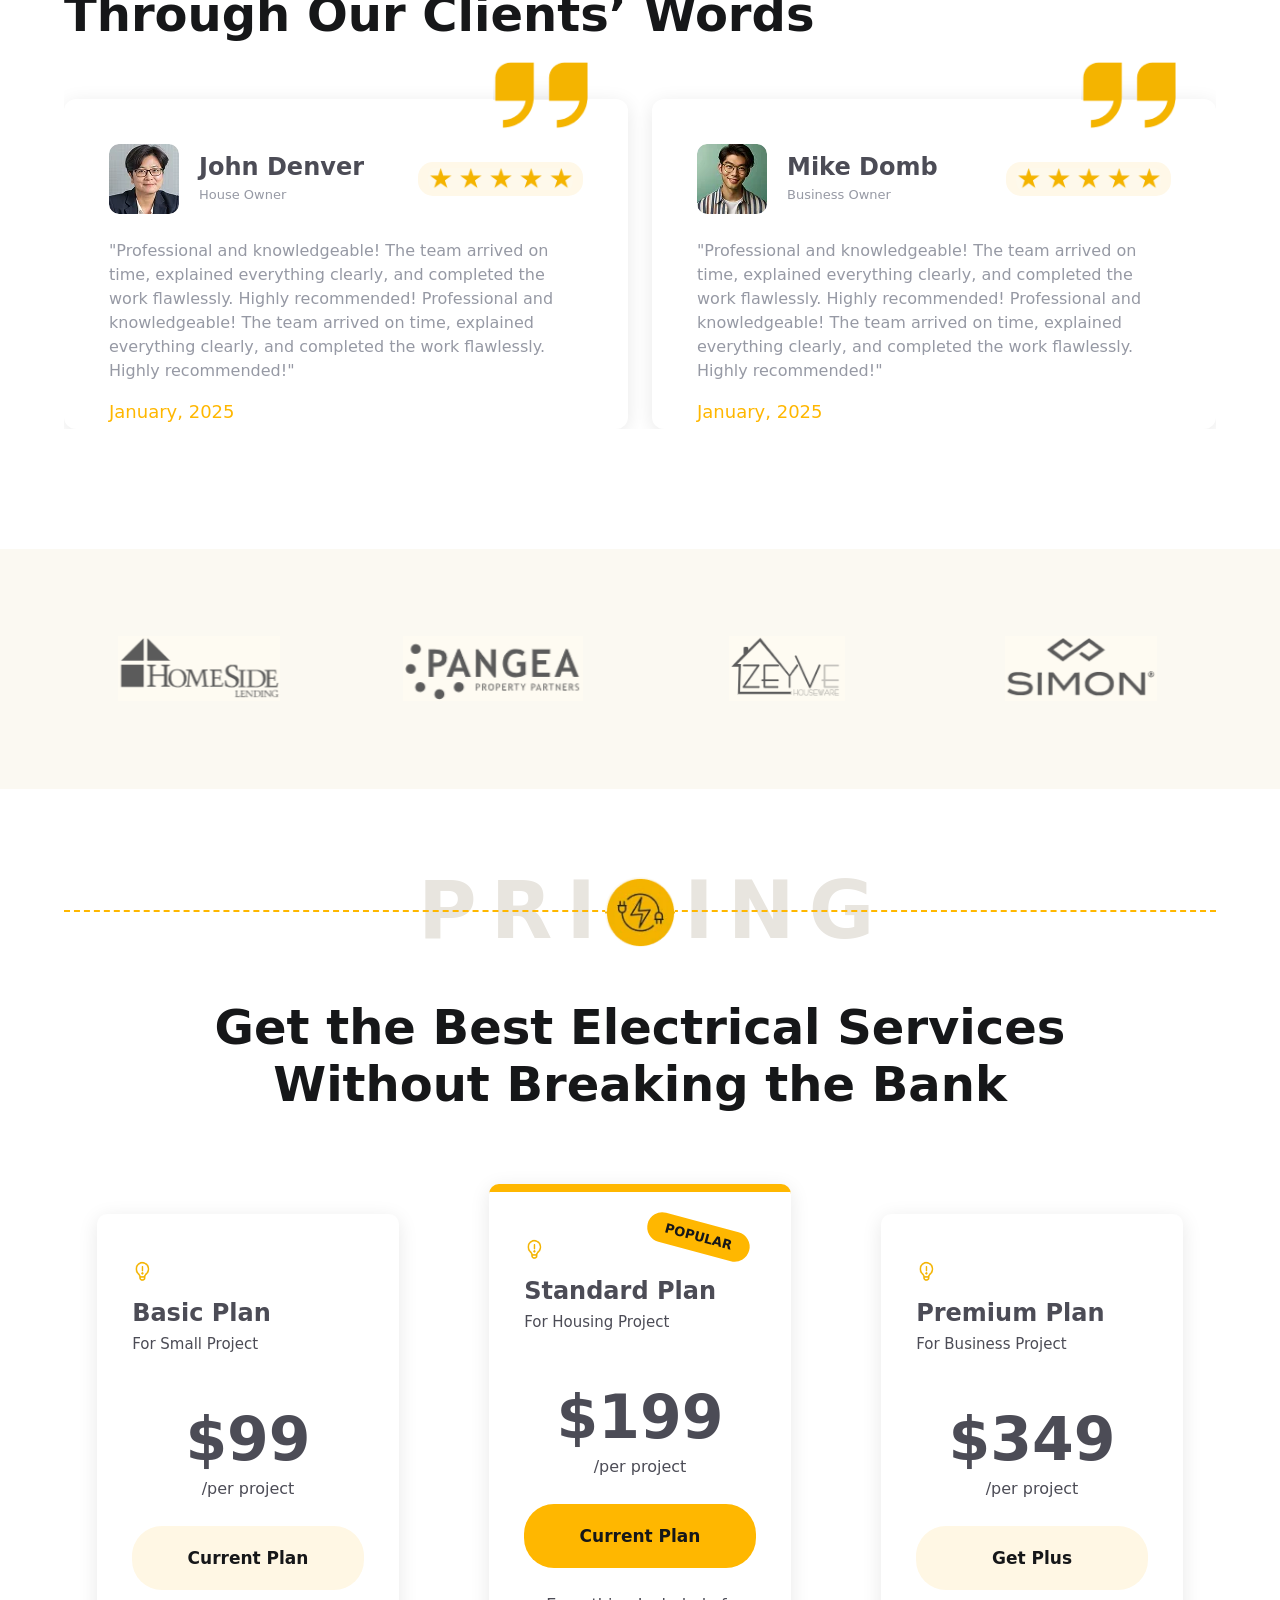
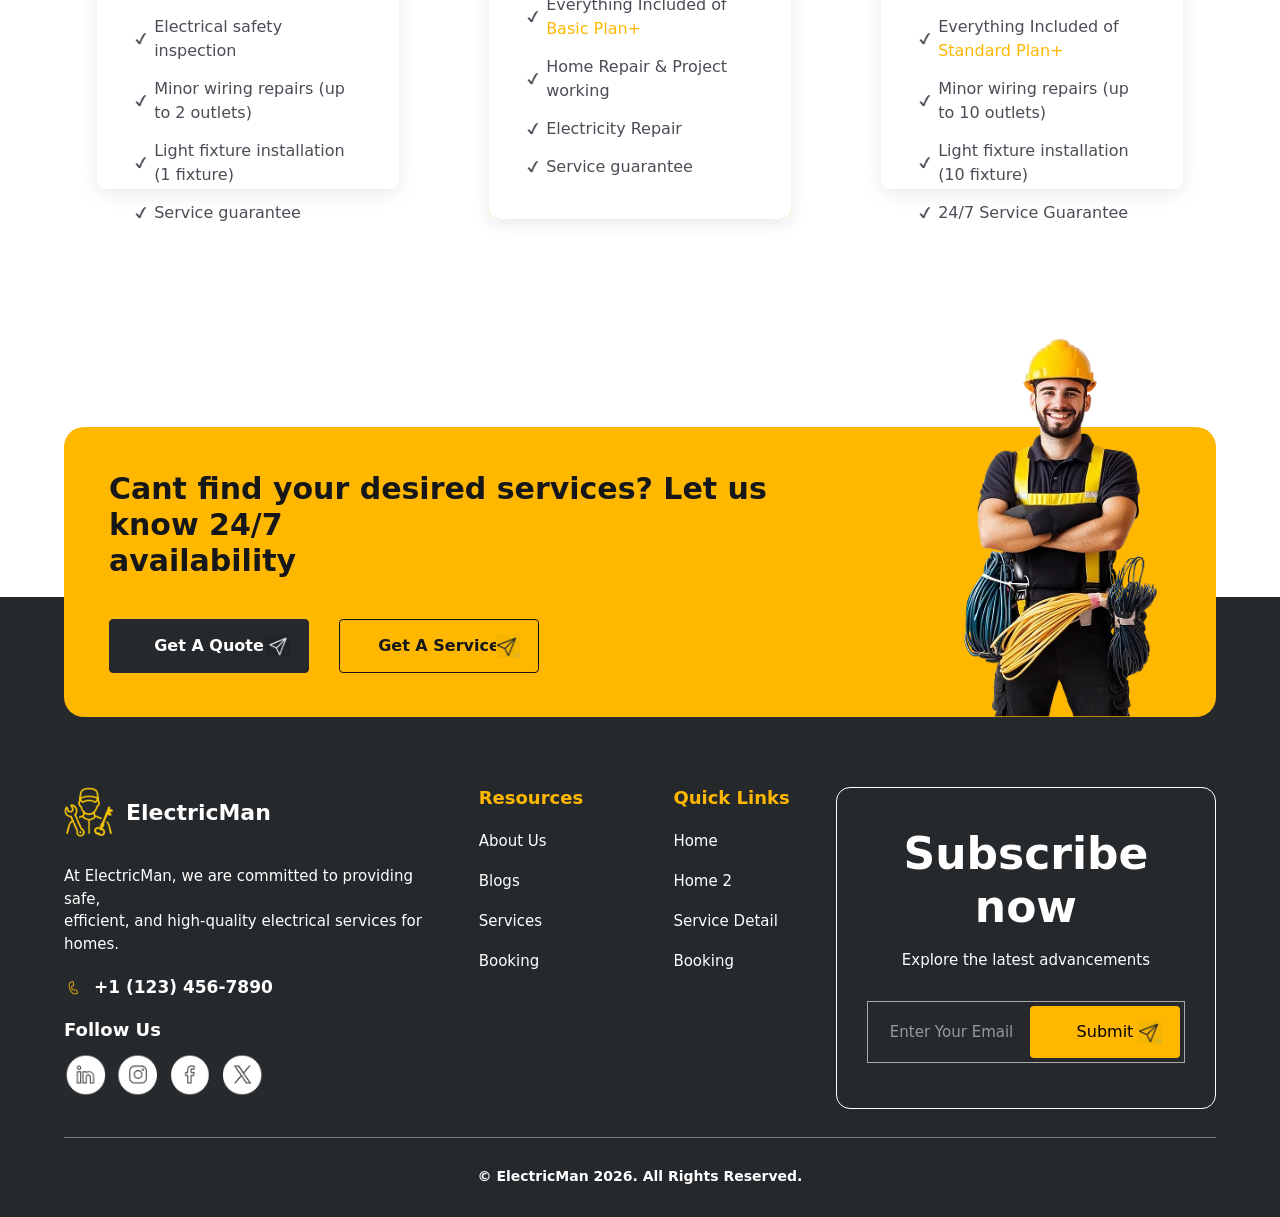
<file: pages/about.html>
<!doctype html>
<html lang="en">
  <head>
    <meta charset="UTF-8" />
    <meta name="viewport" content="width=device-width, initial-scale=1.0" />

    <title>Electric Man - Handyman</title>

    <link
      href="https://cdn.jsdelivr.net/npm/bootstrap@5.3.8/dist/css/bootstrap.min.css"
      rel="stylesheet"
      integrity="sha384-sRIl4kxILFvY47J16cr9ZwB07vP4J8+LH7qKQnuqkuIAvNWLzeN8tE5YBujZqJLB"
      crossorigin="anonymous"
    />

    <link rel="stylesheet" href="../styles/styles.css" />
  </head>

  <body>
    <!-- HEADER START -->
    <header class="site-header site-header--inner">
      <nav class="main-navbar">
        <div class="main-navbar__content">
          <a class="main-navbar__logo" href="../index.html">
            <img src="../assets/common/banner.png" alt="main logo" />
            <span>ElectricMan</span>
          </a>

          <ul class="main-navbar__links">
            <li>
              <a href="../index.html">Home</a>
            </li>

            <li>
              <a class="active" href="./about.html">About Us</a>
            </li>

            <li>
              <a href="./booking.html">Booking</a>
            </li>

            <li>
              <a href="./services.html">Services</a>
            </li>

            <li>
              <a href="./blogs.html">Blogs</a>
            </li>

            <li>
              <a href="./contact.html">Contact Us</a>
            </li>
          </ul>

          <div class="main-navbar__actions">
            <button class="search-button" type="button">
              <img src="../assets/header/search.png" alt="search" />
            </button>

            <a
              class="appointment-button animated-button yellow-button"
              href="./booking.html"
            >
              <img
                class="animated-button__icon animated-button__icon--hover"
                src="../assets/common/paper_airplane_yellow_rotated.png"
                alt="paper airplane yellow"
              />

              <span class="animated-button__text">Book Appointment</span>

              <img
                class="animated-button__icon animated-button__icon--default"
                src="../assets/common/paper_airplane_black.png"
                alt="paper airplane black"
              />
            </a>

            <button class="menu-button" type="button">
              <img src="../assets/header/menu.png" alt="menu" />
            </button>
          </div>
        </div>
      </nav>
    </header>
    <!-- HEADER END -->
    <!-- MAIN START-->
    <main>
      <!-- ABOUT START -->
      <!-- ABOUT HEADER START -->
      <section class="booking-banner">
        <div class="booking-banner__content">
          <img
            class="booking-banner__tower"
            src="../assets/blogs/antena.png"
            alt="antena"
          />

          <div class="section-mark">
            <p>
              <span>AB</span>
              <span>UT</span>
            </p>

            <div class="section-mark__line">
              <img src="../assets/common/main_logo.png" alt="main logo" />
            </div>
          </div>
        </div>
      </section>
      <!-- ABOUT HEADER END -->
      <!-- ABOUT INTRO START -->
      <section class="about-intro">
        <div class="about-intro__content">
          <div class="row align-items-center g-0">
            <div class="col-lg-6">
              <div class="about-intro__text">
                <h1>
                  Looking for a Top Quality
                  <br />
                  Electrical Handyman, Look No
                  <br />
                  Further!
                </h1>

                <p>
                  Vestibulum commodo auctor posuere enim odio molestie eget nam
                  arcu. Sed in magna libero scelerisque. Nisi neque aliquet
                  rhoncus non purus. Eget morbi mattis nec adipiscing donec
                  nullam id ut montes. Elementum urna pharetra velit habitasse
                  et turpis.
                </p>

                <div class="about-progress">
                  <div class="about-progress__item">
                    <div class="about-progress__bar">
                      <span class="about-progress__percent">85%</span>
                      <div
                        class="about-progress__fill about-progress__fill--85"
                      ></div>
                    </div>

                    <span class="about-progress__name">Cost-Effectiveness</span>
                  </div>

                  <div class="about-progress__item">
                    <div class="about-progress__bar">
                      <span class="about-progress__percent">90%</span>
                      <div
                        class="about-progress__fill about-progress__fill--90"
                      ></div>
                    </div>

                    <span class="about-progress__name">Positive Reviews</span>
                  </div>

                  <div class="about-progress__item">
                    <div class="about-progress__bar">
                      <span class="about-progress__percent">100%</span>
                      <div
                        class="about-progress__fill about-progress__fill--100"
                      ></div>
                    </div>

                    <span class="about-progress__name">Qualified Staff</span>
                  </div>
                </div>
              </div>
            </div>

            <div class="col-lg-6">
              <div class="about-intro__image">
                <img
                  src="../assets/about/12-years-experience.png"
                  alt="12 years experience"
                />
              </div>
            </div>
          </div>
        </div>
      </section>
      <!-- ABOUT INTRO END -->
      <!-- PROCESS START -->
      <section class="work-process">
        <div class="work-process__content">
          <div class="section-mark">
            <p>
              <span>PRO</span>
              <span>ESS</span>
            </p>

            <div class="section-mark__line">
              <img src="../assets/common/main_logo.png" alt="main logo" />
            </div>
          </div>

          <h2>Our Work Process</h2>

          <div class="row">
            <div class="col-lg-4">
              <div class="work-process__item">
                <img
                  class="work-process__icon"
                  src="../assets/about/work-process-1.png"
                  alt="consultation and assessment"
                />

                <img
                  class="work-process__arrow"
                  src="../assets/about/arrow-progress-right.png"
                  alt="process arrow"
                />

                <h3>Consultation & Assessment</h3>

                <p>
                  We start by understanding your electrical
                  <br />
                  needs through a detailed consultation.
                  <br />
                  Our experts assess the issue.
                </p>
              </div>
            </div>

            <div class="col-lg-4">
              <div class="work-process__item">
                <img
                  class="work-process__icon"
                  src="../assets/about/work-process-2.png"
                  alt="professional execution"
                />

                <img
                  class="work-process__arrow"
                  src="../assets/about/arrow-progress-right.png"
                  alt="process arrow"
                />

                <h3>Professional Execution</h3>

                <p>
                  Our certified electricians handle the job
                  <br />
                  with precision and safety. Whether it’s
                  <br />
                  repairs, installations, or upgrades.
                </p>
              </div>
            </div>

            <div class="col-lg-4">
              <div class="work-process__item">
                <img
                  class="work-process__icon"
                  src="../assets/about/work-process-3.png"
                  alt="safety check"
                />

                <h3>Safety Check</h3>

                <p>
                  After completing the work, we conduct
                  <br />
                  thorough safety inspections to ensure
                  <br />
                  everything is functioning perfectly.
                </p>
              </div>
            </div>
          </div>
        </div>
      </section>
      <!-- PROCESS END -->
      <!-- EXPERTS START -->
      <section class="team">
        <div class="team__content">
          <div class="section-mark">
            <p>
              <span>EXP</span>
              <span>RTS</span>
            </p>

            <div class="section-mark__line">
              <img src="../assets/common/main_logo.png" alt="main logo" />
            </div>
          </div>

          <h2>Meet Our Team Members</h2>

          <div class="row g-4">
            <div class="col-lg-2">
              <div class="team-card">
                <div class="team-card__top"></div>

                <img
                  class="team-card__image"
                  src="../assets/about/worker-1.png"
                  alt="worker 1"
                />

                <div class="team-card__info">
                  <h3>Zane Sorell</h3>
                  <p>CEO</p>

                  <div class="team-card__socials">
                    <img src="../assets/header/fb.png" alt="facebook" />
                    <img src="../assets/header/instagram.png" alt="instagram" />
                    <img src="../assets/header/whatsapp.png" alt="whatsapp" />
                  </div>
                </div>
              </div>
            </div>

            <div class="col-lg-2">
              <div class="team-card">
                <div class="team-card__top"></div>

                <img
                  class="team-card__image"
                  src="../assets/about/worker-2.png"
                  alt="worker 2"
                />

                <div class="team-card__info">
                  <h3>Mark Alex</h3>
                  <p>Board Specialist</p>

                  <div class="team-card__socials">
                    <img src="../assets/header/fb.png" alt="facebook" />
                    <img src="../assets/header/instagram.png" alt="instagram" />
                    <img src="../assets/header/whatsapp.png" alt="whatsapp" />
                  </div>
                </div>
              </div>
            </div>

            <div class="col-lg-2">
              <div class="team-card">
                <div class="team-card__top"></div>

                <img
                  class="team-card__image"
                  src="../assets/about/worker-3.png"
                  alt="worker 3"
                />

                <div class="team-card__info">
                  <h3>Alexis Jensen</h3>
                  <p>Wiring Specialist</p>

                  <div class="team-card__socials">
                    <img src="../assets/header/fb.png" alt="facebook" />
                    <img src="../assets/header/instagram.png" alt="instagram" />
                    <img src="../assets/header/whatsapp.png" alt="whatsapp" />
                  </div>
                </div>
              </div>
            </div>

            <div class="col-lg-2">
              <div class="team-card">
                <div class="team-card__top"></div>

                <img
                  class="team-card__image"
                  src="../assets/about/worker-4.png"
                  alt="worker 4"
                />

                <div class="team-card__info">
                  <h3>Brose Byta</h3>
                  <p>Emergency Specialist</p>

                  <div class="team-card__socials">
                    <img src="../assets/header/fb.png" alt="facebook" />
                    <img src="../assets/header/instagram.png" alt="instagram" />
                    <img src="../assets/header/whatsapp.png" alt="whatsapp" />
                  </div>
                </div>
              </div>
            </div>

            <div class="col-lg-2">
              <div class="team-card">
                <div class="team-card__top"></div>

                <img
                  class="team-card__image"
                  src="../assets/about/worker-5.png"
                  alt="worker 5"
                />

                <div class="team-card__info">
                  <h3>Dominic Bruce</h3>
                  <p>Assistance</p>

                  <div class="team-card__socials">
                    <img src="../assets/header/fb.png" alt="facebook" />
                    <img src="../assets/header/instagram.png" alt="instagram" />
                    <img src="../assets/header/whatsapp.png" alt="whatsapp" />
                  </div>
                </div>
              </div>
            </div>

            <div class="col-lg-2">
              <div class="team-card">
                <div class="team-card__top"></div>

                <img
                  class="team-card__image"
                  src="../assets/about/worker-6.png"
                  alt="worker 6"
                />

                <div class="team-card__info">
                  <h3>James Vial</h3>
                  <p>Team Lead</p>

                  <div class="team-card__socials">
                    <img src="../assets/header/fb.png" alt="facebook" />
                    <img src="../assets/header/instagram.png" alt="instagram" />
                    <img src="../assets/header/whatsapp.png" alt="whatsapp" />
                  </div>
                </div>
              </div>
            </div>
          </div>
        </div>
      </section>
      <!-- EXPERTS END -->
      <!-- PROJECTS START-->
      <section class="projects">
        <div class="projects__content">
          <div class="projects-head">
            <div class="section-mark">
              <p>
                <span>PROJ</span>
                <span>ECTS</span>
              </p>

              <div class="section-mark__line">
                <img src="../assets/common/main_logo.png" alt="main logo" />
              </div>
            </div>

            <h2>Our Keen eye Projects</h2>
          </div>

          <div class="row projects__gallery gx-0 gy-3 gx-lg-4 gy-lg-0">
            <div class="col-12 col-lg-4">
              <div class="projects__column">
                <div class="project-item">
                  <img
                    src="../assets/home/5.projects/1.webp"
                    alt="electrical testing"
                  />

                  <div class="project-item__overlay">
                    <div class="project-item__icon">
                      <img
                        src="../assets/home/5.projects/cover_icon.png"
                        alt="cover icon"
                      />
                    </div>
                  </div>
                </div>

                <div class="project-item">
                  <img
                    src="../assets/home/5.projects/4.webp"
                    alt="electrician inspection"
                  />

                  <div class="project-item__overlay">
                    <div class="project-item__icon">
                      <img
                        src="../assets/home/5.projects/cover_icon.png"
                        alt="cover icon"
                      />
                    </div>
                  </div>
                </div>

                <div class="project-item">
                  <img
                    src="../assets/home/5.projects/7.webp"
                    alt="electrical cabinet service"
                  />

                  <div class="project-item__overlay">
                    <div class="project-item__icon">
                      <img
                        src="../assets/home/5.projects/cover_icon.png"
                        alt="cover icon"
                      />
                    </div>
                  </div>
                </div>
              </div>
            </div>

            <div class="col-12 col-lg-4">
              <div class="projects__column">
                <div class="project-item">
                  <img
                    src="../assets/home/5.projects/2.webp"
                    alt="electrical panel testing"
                  />

                  <div class="project-item__overlay">
                    <div class="project-item__icon">
                      <img
                        src="../assets/home/5.projects/cover_icon.png"
                        alt="cover icon"
                      />
                    </div>
                  </div>
                </div>

                <div class="project-item">
                  <img
                    src="../assets/home/5.projects/5.webp"
                    alt="circuit breaker repair"
                  />

                  <div class="project-item__overlay">
                    <div class="project-item__icon">
                      <img
                        src="../assets/home/5.projects/cover_icon.png"
                        alt="cover icon"
                      />
                    </div>
                  </div>
                </div>

                <div class="project-item">
                  <img
                    src="../assets/home/5.projects/8.webp"
                    alt="wire repair"
                  />

                  <div class="project-item__overlay">
                    <div class="project-item__icon">
                      <img
                        src="../assets/home/5.projects/cover_icon.png"
                        alt="cover icon"
                      />
                    </div>
                  </div>
                </div>
              </div>
            </div>

            <div class="col-12 col-lg-4">
              <div class="projects__column">
                <div class="project-item">
                  <img
                    src="../assets/home/5.projects/3.webp"
                    alt="electrical maintenance"
                  />

                  <div class="project-item__overlay">
                    <div class="project-item__icon">
                      <img
                        src="../assets/home/5.projects/cover_icon.png"
                        alt="cover icon"
                      />
                    </div>
                  </div>
                </div>

                <div class="project-item">
                  <img
                    src="../assets/home/5.projects/6.webp"
                    alt="home wiring"
                  />

                  <div class="project-item__overlay">
                    <div class="project-item__icon">
                      <img
                        src="../assets/home/5.projects/cover_icon.png"
                        alt="cover icon"
                      />
                    </div>
                  </div>
                </div>

                <div class="project-item">
                  <img
                    src="../assets/home/5.projects/9.webp"
                    alt="panel installation"
                  />

                  <div class="project-item__overlay">
                    <div class="project-item__icon">
                      <img
                        src="../assets/home/5.projects/cover_icon.png"
                        alt="cover icon"
                      />
                    </div>
                  </div>
                </div>
              </div>
            </div>
          </div>
        </div>
      </section>
      <!-- PROJECTS END-->
      <!-- TESTIMONIALS START -->
      <section class="testimonials">
        <div class="testimonials__content">
          <div class="section-mark">
            <p>
              <span>TESTIM</span>
              <span>NIALS</span>
            </p>

            <div class="section-mark__line">
              <img src="../assets/common/main_logo.png" alt="main logo" />
            </div>
          </div>

          <h2>
            Experience the Difference
            <br />
            Through Our Clients’ Words
          </h2>

          <div
            id="testimonialCarousel"
            class="carousel slide"
            data-bs-ride="carousel"
          >
            <div class="carousel-inner">
              <div class="carousel-item active">
                <div class="row flex-nowrap">
                  <div class="col-12 col-lg-6 testimonial-column">
                    <div class="testimonial-card">
                      <img
                        class="testimonial-card__quote"
                        src="../assets/home/9.testimonials/dots.png"
                        alt="dots"
                      />

                      <div class="testimonial-card__top">
                        <div class="testimonial-user">
                          <img
                            src="../assets/home/9.testimonials/john_denver.webp"
                            alt="john denver"
                          />

                          <div>
                            <h3>John Denver</h3>
                            <p>House Owner</p>
                          </div>
                        </div>

                        <img
                          src="../assets/home/9.testimonials/stars.png"
                          alt="stars"
                        />
                      </div>

                      <p class="testimonial-card__text">
                        "Professional and knowledgeable! The team arrived on
                        time, explained everything clearly, and completed the
                        work flawlessly. Highly recommended! Professional and
                        knowledgeable! The team arrived on time, explained
                        everything clearly, and completed the work flawlessly.
                        Highly recommended!"
                      </p>

                      <p class="testimonial-card__date">January, 2025</p>
                    </div>
                  </div>

                  <div
                    class="col-12 col-lg-6 testimonial-column testimonial-column--second"
                  >
                    <div class="testimonial-card">
                      <img
                        class="testimonial-card__quote"
                        src="../assets/home/9.testimonials/dots.png"
                        alt="dots"
                      />

                      <div class="testimonial-card__top">
                        <div class="testimonial-user">
                          <img
                            src="../assets/home/9.testimonials/mike_bob.webp"
                            alt="mike bob"
                          />

                          <div>
                            <h3>Mike Domb</h3>
                            <p>Business Owner</p>
                          </div>
                        </div>

                        <img
                          src="../assets/home/9.testimonials/stars.png"
                          alt="stars"
                        />
                      </div>

                      <p class="testimonial-card__text">
                        "Professional and knowledgeable! The team arrived on
                        time, explained everything clearly, and completed the
                        work flawlessly. Highly recommended! Professional and
                        knowledgeable! The team arrived on time, explained
                        everything clearly, and completed the work flawlessly.
                        Highly recommended!"
                      </p>

                      <p class="testimonial-card__date">January, 2025</p>
                    </div>
                  </div>
                </div>
              </div>

              <div class="carousel-item">
                <div class="row flex-nowrap">
                  <div class="col-12 col-lg-6 testimonial-column">
                    <div class="testimonial-card">
                      <img
                        class="testimonial-card__quote"
                        src="../assets/home/9.testimonials/dots.png"
                        alt="dots"
                      />

                      <div class="testimonial-card__top">
                        <div class="testimonial-user">
                          <img
                            src="../assets/home/9.testimonials/mike_bob.webp"
                            alt="mike bob"
                          />

                          <div>
                            <h3>Mike Domb</h3>
                            <p>Business Owner</p>
                          </div>
                        </div>

                        <img
                          src="../assets/home/9.testimonials/stars.png"
                          alt="stars"
                        />
                      </div>

                      <p class="testimonial-card__text">
                        "Professional and knowledgeable! The team arrived on
                        time, explained everything clearly, and completed the
                        work flawlessly. Highly recommended! Professional and
                        knowledgeable! The team arrived on time, explained
                        everything clearly, and completed the work flawlessly.
                        Highly recommended!"
                      </p>

                      <p class="testimonial-card__date">January, 2025</p>
                    </div>
                  </div>

                  <div
                    class="col-12 col-lg-6 testimonial-column testimonial-column--second"
                  >
                    <div class="testimonial-card">
                      <img
                        class="testimonial-card__quote"
                        src="../assets/home/9.testimonials/dots.png"
                        alt="dots"
                      />

                      <div class="testimonial-card__top">
                        <div class="testimonial-user">
                          <img
                            src="../assets/home/9.testimonials/john_denver.webp"
                            alt="john denver"
                          />

                          <div>
                            <h3>John Denver</h3>
                            <p>House Owner</p>
                          </div>
                        </div>

                        <img
                          src="../assets/home/9.testimonials/stars.png"
                          alt="stars"
                        />
                      </div>

                      <p class="testimonial-card__text">
                        "Professional and knowledgeable! The team arrived on
                        time, explained everything clearly, and completed the
                        work flawlessly. Highly recommended! Professional and
                        knowledgeable! The team arrived on time, explained
                        everything clearly, and completed the work flawlessly.
                        Highly recommended!"
                      </p>

                      <p class="testimonial-card__date">January, 2025</p>
                    </div>
                  </div>
                </div>
              </div>
            </div>

            <button
              class="carousel-control-prev"
              type="button"
              data-bs-target="#testimonialCarousel"
              data-bs-slide="prev"
            >
              <span class="carousel-control-prev-icon"></span>
              <span class="visually-hidden">Previous</span>
            </button>

            <button
              class="carousel-control-next"
              type="button"
              data-bs-target="#testimonialCarousel"
              data-bs-slide="next"
            >
              <span class="carousel-control-next-icon"></span>
              <span class="visually-hidden">Next</span>
            </button>
          </div>
        </div>
      </section>
      <!-- TESTIMONIALS END -->
      <!-- PARTNERS START -->
      <section class="partners">
        <div class="partners__content">
          <div class="row partners__row">
            <div class="col-12 col-md-6 col-lg-3">
              <div class="partner-logo">
                <img
                  src="../assets/home/8.carousel/homeside.png"
                  alt="homeside"
                />
              </div>
            </div>

            <div class="col-12 col-md-6 col-lg-3">
              <div class="partner-logo">
                <img src="../assets/home/8.carousel/pangea.png" alt="pangea" />
              </div>
            </div>

            <div class="col-12 col-md-6 col-lg-3">
              <div class="partner-logo">
                <img src="../assets/home/8.carousel/zeyve.png" alt="zeyve" />
              </div>
            </div>

            <div class="col-12 col-md-6 col-lg-3">
              <div class="partner-logo">
                <img src="../assets/home/8.carousel/simon.png" alt="simon" />
              </div>
            </div>
          </div>
        </div>
      </section>
      <!-- PARTNERS END -->
      <!-- PRICING START -->
      <section class="pricing">
        <div class="pricing__content">
          <div class="pricing-head">
            <div class="section-mark">
              <p>
                <span>PRI</span>
                <span>ING</span>
              </p>

              <div class="section-mark__line">
                <img src="../assets/common/main_logo.png" alt="main logo" />
              </div>
            </div>

            <h2>
              Get the Best Electrical Services
              <br />
              Without Breaking the Bank
            </h2>
          </div>

          <div class="row pricing__cards gx-0 gy-3 gx-lg-4 gy-lg-0">
            <div class="col-12 col-lg-4">
              <div class="pricing-card">
                <div class="pricing-card__head">
                  <img
                    src="../assets/home/7.pricing/nature.png"
                    alt="nature icon"
                  />

                  <h3>Basic Plan</h3>

                  <p>For Small Project</p>
                </div>

                <div class="pricing-card__price">
                  <h4>$99</h4>

                  <p>/per project</p>
                </div>

                <button class="pricing-card__button" type="button">
                  Current Plan
                </button>

                <div class="pricing-card__features">
                  <div class="pricing-feature">
                    <img
                      src="../assets/home/7.pricing/correct.png"
                      alt="correct icon"
                    />

                    <p>Electrical safety inspection</p>
                  </div>

                  <div class="pricing-feature">
                    <img
                      src="../assets/home/7.pricing/correct.png"
                      alt="correct icon"
                    />

                    <p>Minor wiring repairs (up to 2 outlets)</p>
                  </div>

                  <div class="pricing-feature">
                    <img
                      src="../assets/home/7.pricing/correct.png"
                      alt="correct icon"
                    />

                    <p>Light fixture installation (1 fixture)</p>
                  </div>

                  <div class="pricing-feature">
                    <img
                      src="../assets/home/7.pricing/correct.png"
                      alt="correct icon"
                    />

                    <p>Service guarantee</p>
                  </div>
                </div>
              </div>
            </div>

            <div class="col-12 col-lg-4">
              <div class="pricing-card pricing-card--popular">
                <div class="pricing-card__body">
                  <span class="pricing-card__popular">POPULAR</span>

                  <div class="pricing-card__head">
                    <img
                      src="../assets/home/7.pricing/nature.png"
                      alt="nature icon"
                    />

                    <h3>Standard Plan</h3>

                    <p>For Housing Project</p>
                  </div>

                  <div class="pricing-card__price">
                    <h4>$199</h4>

                    <p>/per project</p>
                  </div>

                  <button
                    class="pricing-card__button pricing-card__button--yellow"
                    type="button"
                  >
                    Current Plan
                  </button>

                  <div class="pricing-card__features">
                    <div class="pricing-feature">
                      <img
                        src="../assets/home/7.pricing/correct.png"
                        alt="correct icon"
                      />

                      <p>
                        Everything Included of
                        <span>Basic Plan+</span>
                      </p>
                    </div>

                    <div class="pricing-feature">
                      <img
                        src="../assets/home/7.pricing/correct.png"
                        alt="correct icon"
                      />

                      <p>Home Repair & Project working</p>
                    </div>

                    <div class="pricing-feature">
                      <img
                        src="../assets/home/7.pricing/correct.png"
                        alt="correct icon"
                      />

                      <p>Electricity Repair</p>
                    </div>

                    <div class="pricing-feature">
                      <img
                        src="../assets/home/7.pricing/correct.png"
                        alt="correct icon"
                      />

                      <p>Service guarantee</p>
                    </div>
                  </div>
                </div>
              </div>
            </div>

            <div class="col-12 col-lg-4">
              <div class="pricing-card">
                <div class="pricing-card__head">
                  <img
                    src="../assets/home/7.pricing/nature.png"
                    alt="nature icon"
                  />

                  <h3>Premium Plan</h3>

                  <p>For Business Project</p>
                </div>

                <div class="pricing-card__price">
                  <h4>$349</h4>

                  <p>/per project</p>
                </div>

                <button class="pricing-card__button" type="button">
                  Get Plus
                </button>

                <div class="pricing-card__features">
                  <div class="pricing-feature">
                    <img
                      src="../assets/home/7.pricing/correct.png"
                      alt="correct icon"
                    />

                    <p>
                      Everything Included of
                      <span>Standard Plan+</span>
                    </p>
                  </div>

                  <div class="pricing-feature">
                    <img
                      src="../assets/home/7.pricing/correct.png"
                      alt="correct icon"
                    />

                    <p>Minor wiring repairs (up to 10 outlets)</p>
                  </div>

                  <div class="pricing-feature">
                    <img
                      src="../assets/home/7.pricing/correct.png"
                      alt="correct icon"
                    />

                    <p>Light fixture installation (10 fixture)</p>
                  </div>

                  <div class="pricing-feature">
                    <img
                      src="../assets/home/7.pricing/correct.png"
                      alt="correct icon"
                    />

                    <p>24/7 Service Guarantee</p>
                  </div>
                </div>
              </div>
            </div>
          </div>
        </div>
      </section>
      <!-- PRICING END -->
      <!-- ABOUT END -->
    </main>
    <!-- MAIN END -->
    <br />
    <br />
    <!-- FOOTER START -->
    <footer class="footer">
      <!-- CONTACT BANNER START -->
      <section class="contact-banner">
        <div class="contact-banner__content">
          <div class="contact-banner__info">
            <h2>
              Cant find your desired services? Let us know 24/7
              <br />
              availability
            </h2>

            <div class="contact-banner__buttons">
              <a href="./contact.html" class="quote-button animated-button">
                <span class="animated-button__text">Get A Quote</span>

                <img
                  class="animated-button__icon animated-button__icon--default"
                  src="../assets/home/11.services/paper_airplane_white.png"
                  alt="paper airplane white"
                />

                <img
                  class="animated-button__icon animated-button__icon--hover"
                  src="../assets/common/paper_airplane_yellow_rotated.png"
                  alt="paper airplane yellow rotated"
                />
              </a>

              <a href="./services.html" class="yellow-button animated-button">
                <span class="animated-button__text">Get A Service</span>

                <img
                  class="animated-button__icon animated-button__icon--default"
                  src="../assets/home/11.services/paper_airplane_black.png"
                  alt="paper airplane black"
                />

                <img
                  class="animated-button__icon animated-button__icon--hover"
                  src="../assets/common/paper_airplane_yellow_rotated.png"
                  alt="paper airplane yellow rotated"
                />
              </a>
            </div>
          </div>

          <img src="../assets/home/11.services/man.webp" alt="man" />
        </div>
      </section>
      <!-- CONTACT BANNER END -->

      <div class="footer__content">
        <div class="footer-main">
          <div class="footer-about">
            <a href="../index.html" class="footer-logo">
              <img src="../assets/common/banner.png" alt="banner" />

              <span>ElectricMan</span>
            </a>

            <p>
              At ElectricMan, we are committed to providing safe,
              <br />
              efficient, and high-quality electrical services for homes.
            </p>

            <a href="tel:+11234567890" class="footer-phone">
              <img src="../assets/footer/phone.png" alt="phone" />

              <strong>+1 (123) 456-7890</strong>
            </a>

            <h3>Follow Us</h3>

            <img src="../assets/footer/icons.png" alt="icons" />
          </div>

          <nav class="footer-links">
            <div>
              <h3>Resources</h3>

              <ul>
                <li>
                  <a href="./about.html">About Us</a>
                </li>

                <li>
                  <a href="./blogs.html">Blogs</a>
                </li>

                <li>
                  <a href="./services.html">Services</a>
                </li>

                <li>
                  <a href="./booking.html">Booking</a>
                </li>
              </ul>
            </div>

            <div>
              <h3>Quick Links</h3>

              <ul>
                <li>
                  <a href="../index.html">Home</a>
                </li>

                <li>
                  <a href="../index.html">Home 2</a>
                </li>

                <li>
                  <a href="./services.html">Service Detail</a>
                </li>

                <li>
                  <a href="./booking.html">Booking</a>
                </li>
              </ul>
            </div>
          </nav>

          <div class="footer-subscribe">
            <h2>Subscribe now</h2>

            <p>Explore the latest advancements</p>

            <form class="footer-form">
              <label for="subscribe-email">Email</label>

              <input
                id="subscribe-email"
                type="email"
                placeholder="Enter Your Email"
              />

              <button type="submit" class="yellow-button animated-button">
                <span class="animated-button__text">Submit</span>

                <img
                  class="animated-button__icon animated-button__icon--default"
                  src="../assets/home/11.services/paper_airplane_black.png"
                  alt="paper airplane black"
                />

                <img
                  class="animated-button__icon animated-button__icon--hover"
                  src="../assets/common/paper_airplane_yellow_rotated.png"
                  alt="paper airplane yellow rotated"
                />
              </button>
            </form>
          </div>
        </div>

        <p class="footer-copy">© ElectricMan 2026. All Rights Reserved.</p>
      </div>
    </footer>
    <!-- FOOTER END -->
    <script
      src="https://cdn.jsdelivr.net/npm/bootstrap@5.3.8/dist/js/bootstrap.bundle.min.js"
      integrity="sha384-FKyoEForCGlyvwx9Hj09JcYn3nv7wiPVlz7YYwJrWVcXK/BmnVDxM+D2scQbITxI"
      crossorigin="anonymous"
    ></script>
  </body>
</html>
</file>
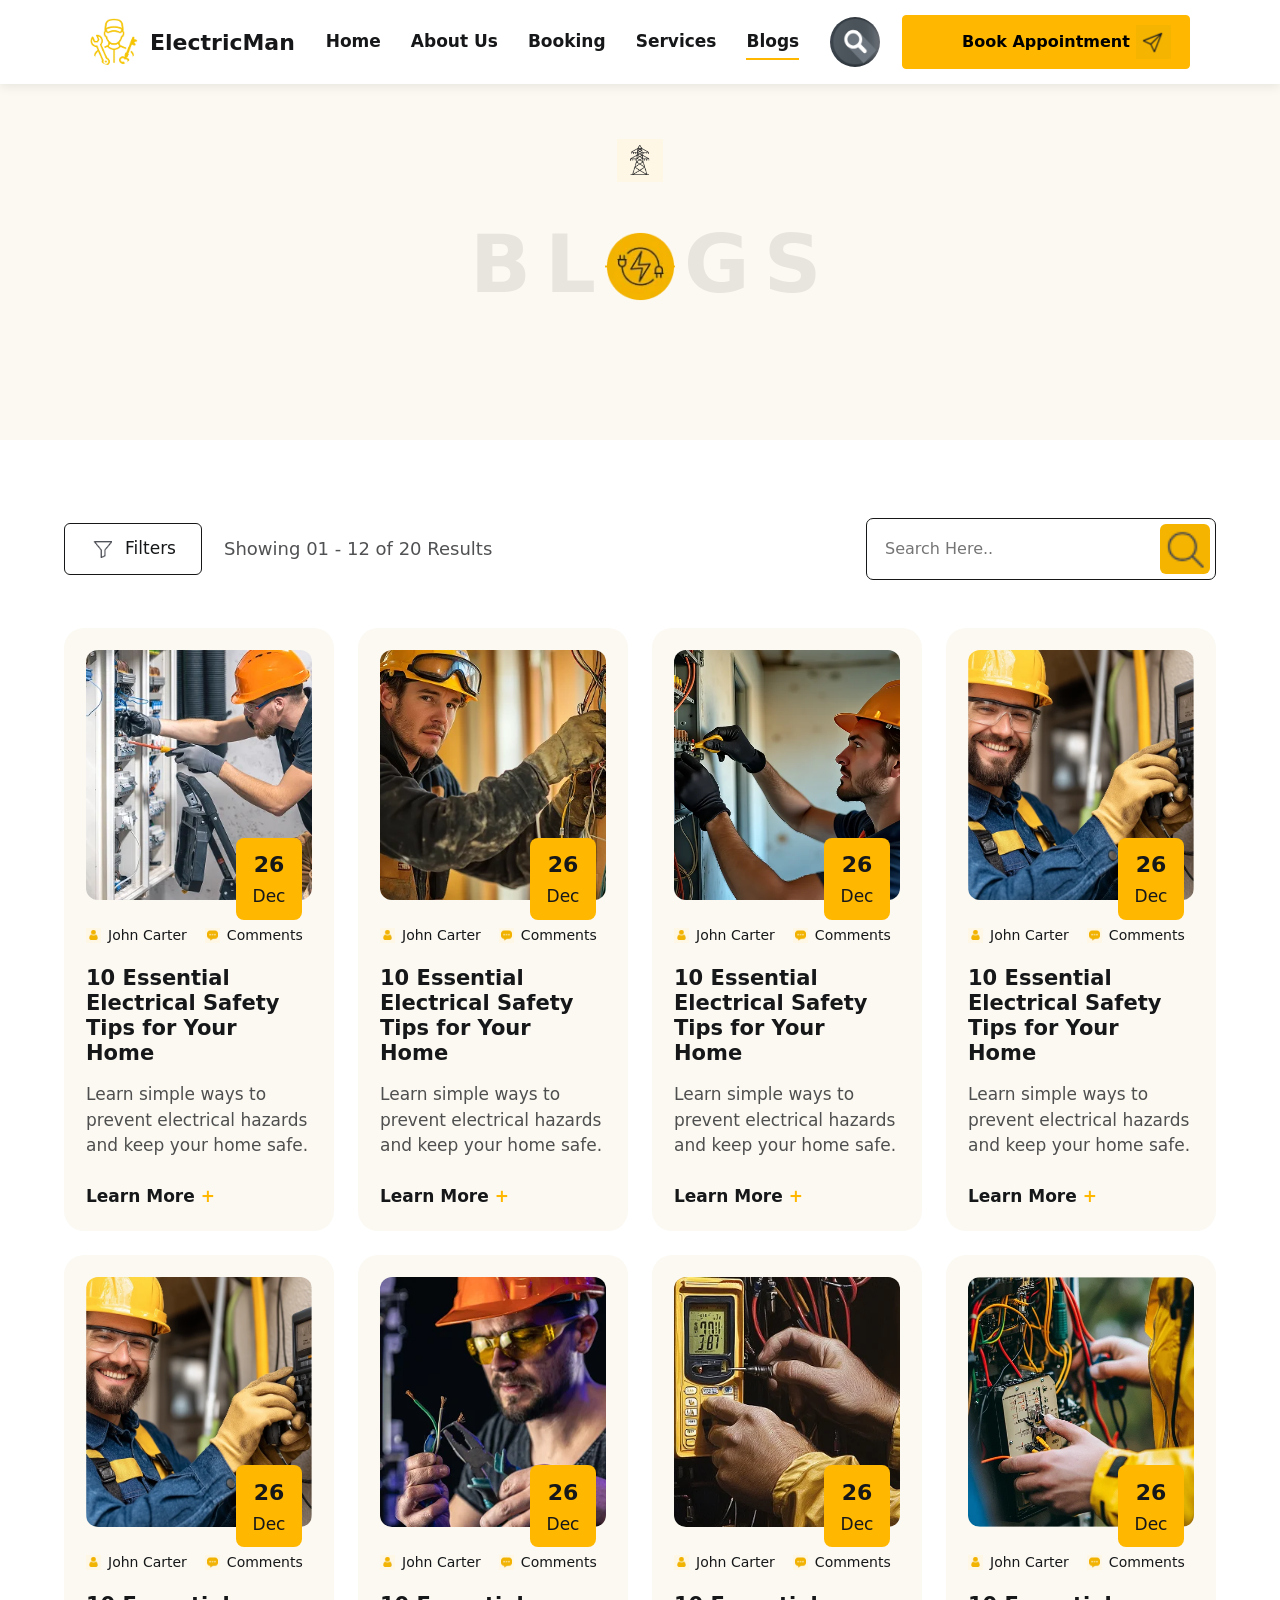
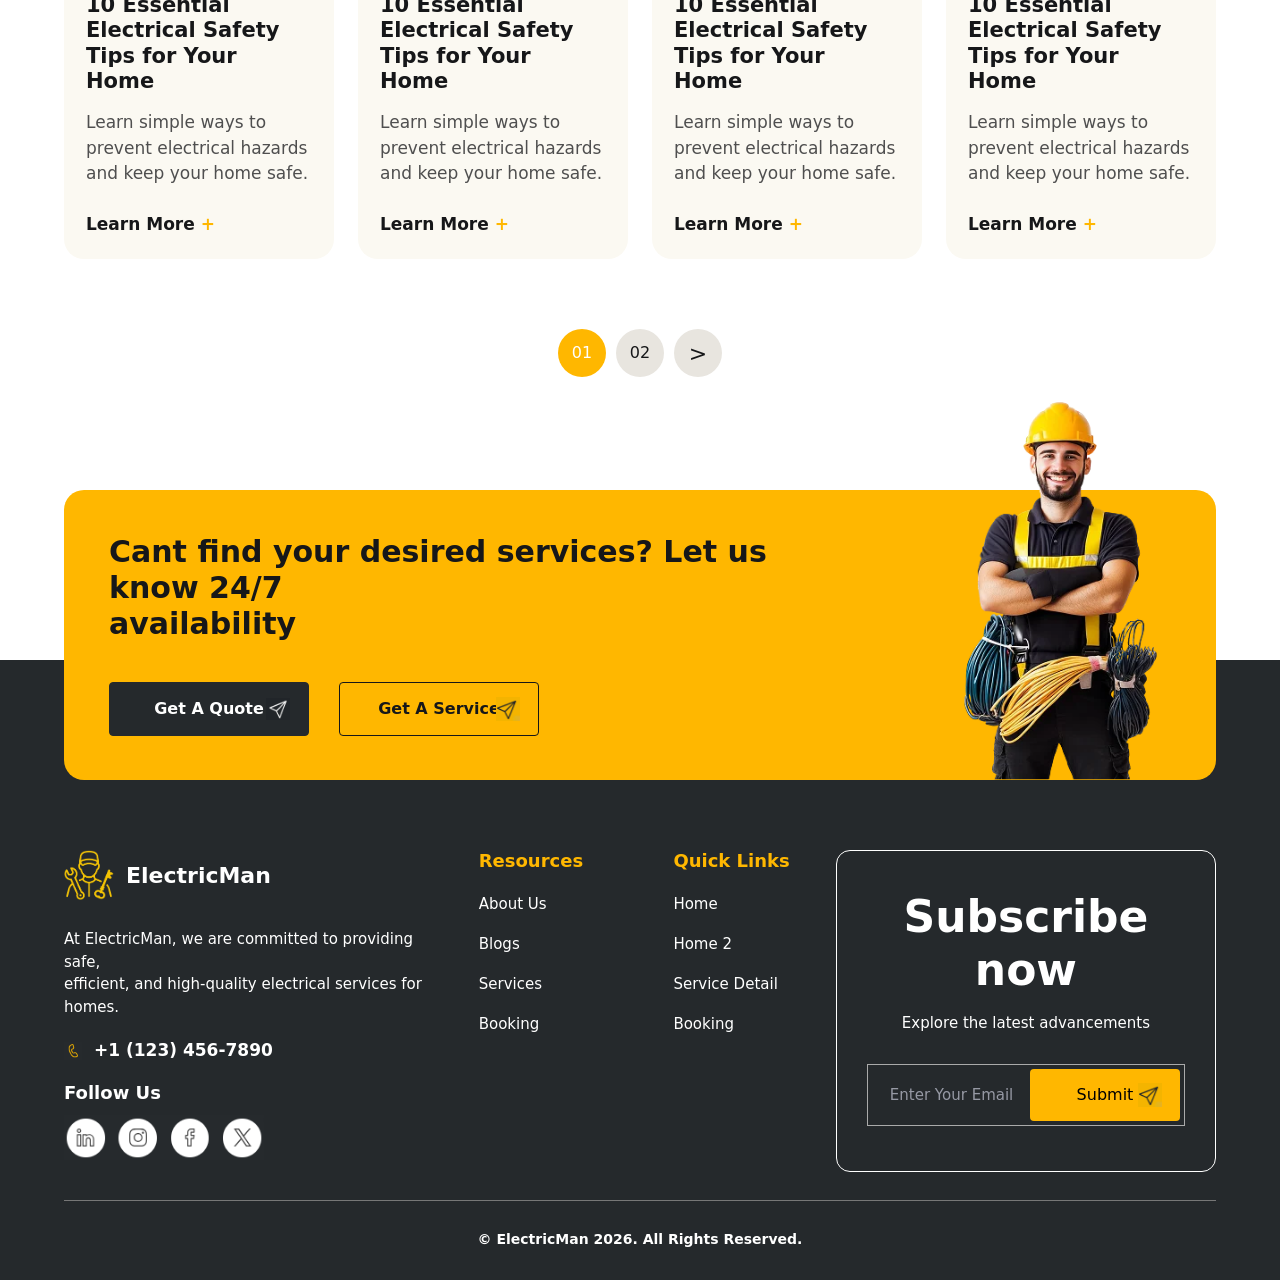
<file: pages/blogs.html>
<!doctype html>
<html lang="en">
  <head>
    <meta charset="UTF-8" />
    <meta name="viewport" content="width=device-width, initial-scale=1.0" />

    <title>Electric Man - Handyman</title>

    <link
      href="https://cdn.jsdelivr.net/npm/bootstrap@5.3.8/dist/css/bootstrap.min.css"
      rel="stylesheet"
      integrity="sha384-sRIl4kxILFvY47J16cr9ZwB07vP4J8+LH7qKQnuqkuIAvNWLzeN8tE5YBujZqJLB"
      crossorigin="anonymous"
    />

    <link rel="stylesheet" href="../styles/styles.css" />
  </head>

  <body>
    <!-- HEADER START -->
    <header class="site-header site-header--inner">
      <nav class="main-navbar">
        <div class="main-navbar__content">
          <a class="main-navbar__logo" href="../index.html">
            <img src="../assets/common/banner.png" alt="main logo" />
            <span>ElectricMan</span>
          </a>

          <ul class="main-navbar__links">
            <li>
              <a href="../index.html">Home</a>
            </li>

            <li>
              <a href="./about.html">About Us</a>
            </li>

            <li>
              <a href="./booking.html">Booking</a>
            </li>

            <li>
              <a href="./services.html">Services</a>
            </li>

            <li>
              <a class="active" href="./blogs.html">Blogs</a>
            </li>

            <li>
              <a href="./contact.html">Contact Us</a>
            </li>
          </ul>

          <div class="main-navbar__actions">
            <button class="search-button" type="button">
              <img src="../assets/header/search.png" alt="search" />
            </button>

            <a
              class="appointment-button animated-button yellow-button"
              href="./booking.html"
            >
              <img
                class="animated-button__icon animated-button__icon--hover"
                src="../assets/common/paper_airplane_yellow_rotated.png"
                alt="paper airplane yellow"
              />

              <span class="animated-button__text">Book Appointment</span>

              <img
                class="animated-button__icon animated-button__icon--default"
                src="../assets/common/paper_airplane_black.png"
                alt="paper airplane black"
              />
            </a>

            <button class="menu-button" type="button">
              <img src="../assets/header/menu.png" alt="menu" />
            </button>
          </div>
        </div>
      </nav>
    </header>
    <!-- HEADER END -->
    <!-- MAIN START-->
    <main>
      <!-- BLOGS START -->
      <!-- BLOGS HEADER START -->
      <section class="booking-banner">
        <div class="booking-banner__content">
          <img
            class="booking-banner__tower"
            src="../assets/blogs/antena.png"
            alt="antena"
          />

          <div class="section-mark">
            <p>
              <span>BL</span>
              <span>GS</span>
            </p>

            <div class="section-mark__line">
              <img src="../assets/common/main_logo.png" alt="main logo" />
            </div>
          </div>
        </div>
      </section>
      <!-- BLOGS SEARCH WITH CARDS START -->
      <section class="blogs-page">
        <div class="blogs-page__content">
          <div class="blogs-page__tools">
            <div class="blogs-page__filter-area">
              <button class="blogs-page__filter-button" type="button">
                <img src="../assets/blogs/filter.png" alt="filter" />
                <span>Filters</span>
              </button>

              <p>Showing 01 - 12 of 20 Results</p>
            </div>

            <form class="blogs-page__search">
              <label for="blog-search">Search</label>

              <input
                id="blog-search"
                type="search"
                placeholder="Search Here.."
              />

              <button type="submit">
                <img
                  src="../assets/blogs/search-black-yellow.png"
                  alt="search"
                />
              </button>
            </form>
          </div>

          <div class="row g-4">
            <div class="col-lg-3">
              <article class="blog-page-card">
                <div class="blog-page-card__image">
                  <img
                    src="../assets/home/5.projects/7.webp"
                    alt="electrician working"
                  />

                  <div class="blog-page-card__date">
                    <strong>26</strong>
                    <span>Dec</span>
                  </div>
                </div>

                <div class="blog-page-card__meta">
                  <span>
                    <img src="../assets/blogs/user.png" alt="user" />
                    John Carter
                  </span>

                  <span>
                    <img src="../assets/blogs/messages.png" alt="messages" />
                    Comments
                  </span>
                </div>

                <h3>10 Essential Electrical Safety Tips for Your Home</h3>

                <p>
                  Learn simple ways to prevent electrical hazards and keep your
                  home safe.
                </p>

                <a href="./blogs.html"> Learn More <span>+</span> </a>
              </article>
            </div>

            <div class="col-lg-3">
              <article class="blog-page-card">
                <div class="blog-page-card__image">
                  <img
                    src="../assets/home/5.projects/6.webp"
                    alt="electrician repairing wires"
                  />

                  <div class="blog-page-card__date">
                    <strong>26</strong>
                    <span>Dec</span>
                  </div>
                </div>

                <div class="blog-page-card__meta">
                  <span>
                    <img src="../assets/blogs/user.png" alt="user" />
                    John Carter
                  </span>

                  <span>
                    <img src="../assets/blogs/messages.png" alt="messages" />
                    Comments
                  </span>
                </div>

                <h3>10 Essential Electrical Safety Tips for Your Home</h3>

                <p>
                  Learn simple ways to prevent electrical hazards and keep your
                  home safe.
                </p>

                <a href="./blogs.html"> Learn More <span>+</span> </a>
              </article>
            </div>

            <div class="col-lg-3">
              <article class="blog-page-card">
                <div class="blog-page-card__image">
                  <img
                    src="../assets/home/5.projects/5.webp"
                    alt="electrician checking panel"
                  />

                  <div class="blog-page-card__date">
                    <strong>26</strong>
                    <span>Dec</span>
                  </div>
                </div>

                <div class="blog-page-card__meta">
                  <span>
                    <img src="../assets/blogs/user.png" alt="user" />
                    John Carter
                  </span>

                  <span>
                    <img src="../assets/blogs/messages.png" alt="messages" />
                    Comments
                  </span>
                </div>

                <h3>10 Essential Electrical Safety Tips for Your Home</h3>

                <p>
                  Learn simple ways to prevent electrical hazards and keep your
                  home safe.
                </p>

                <a href="./blogs.html"> Learn More <span>+</span> </a>
              </article>
            </div>

            <div class="col-lg-3">
              <article class="blog-page-card">
                <div class="blog-page-card__image">
                  <img
                    src="../assets/home/5.projects/4.webp"
                    alt="electrician using meter"
                  />

                  <div class="blog-page-card__date">
                    <strong>26</strong>
                    <span>Dec</span>
                  </div>
                </div>

                <div class="blog-page-card__meta">
                  <span>
                    <img src="../assets/blogs/user.png" alt="user" />
                    John Carter
                  </span>

                  <span>
                    <img src="../assets/blogs/messages.png" alt="messages" />
                    Comments
                  </span>
                </div>

                <h3>10 Essential Electrical Safety Tips for Your Home</h3>

                <p>
                  Learn simple ways to prevent electrical hazards and keep your
                  home safe.
                </p>

                <a href="./blogs.html"> Learn More <span>+</span> </a>
              </article>
            </div>

            <div class="col-lg-3">
              <article class="blog-page-card">
                <div class="blog-page-card__image">
                  <img
                    src="../assets/home/5.projects/4.webp"
                    alt="electrician using meter"
                  />

                  <div class="blog-page-card__date">
                    <strong>26</strong>
                    <span>Dec</span>
                  </div>
                </div>

                <div class="blog-page-card__meta">
                  <span>
                    <img src="../assets/blogs/user.png" alt="user" />
                    John Carter
                  </span>

                  <span>
                    <img src="../assets/blogs/messages.png" alt="messages" />
                    Comments
                  </span>
                </div>

                <h3>10 Essential Electrical Safety Tips for Your Home</h3>

                <p>
                  Learn simple ways to prevent electrical hazards and keep your
                  home safe.
                </p>

                <a href="./blogs.html"> Learn More <span>+</span> </a>
              </article>
            </div>

            <div class="col-lg-3">
              <article class="blog-page-card">
                <div class="blog-page-card__image">
                  <img
                    src="../assets/home/5.projects/8.webp"
                    alt="electrician repairing cables"
                  />

                  <div class="blog-page-card__date">
                    <strong>26</strong>
                    <span>Dec</span>
                  </div>
                </div>

                <div class="blog-page-card__meta">
                  <span>
                    <img src="../assets/blogs/user.png" alt="user" />
                    John Carter
                  </span>

                  <span>
                    <img src="../assets/blogs/messages.png" alt="messages" />
                    Comments
                  </span>
                </div>

                <h3>10 Essential Electrical Safety Tips for Your Home</h3>

                <p>
                  Learn simple ways to prevent electrical hazards and keep your
                  home safe.
                </p>

                <a href="./blogs.html"> Learn More <span>+</span> </a>
              </article>
            </div>

            <div class="col-lg-3">
              <article class="blog-page-card">
                <div class="blog-page-card__image">
                  <img
                    src="../assets/home/5.projects/1.webp"
                    alt="electrical testing"
                  />

                  <div class="blog-page-card__date">
                    <strong>26</strong>
                    <span>Dec</span>
                  </div>
                </div>

                <div class="blog-page-card__meta">
                  <span>
                    <img src="../assets/blogs/user.png" alt="user" />
                    John Carter
                  </span>

                  <span>
                    <img src="../assets/blogs/messages.png" alt="messages" />
                    Comments
                  </span>
                </div>

                <h3>10 Essential Electrical Safety Tips for Your Home</h3>

                <p>
                  Learn simple ways to prevent electrical hazards and keep your
                  home safe.
                </p>

                <a href="./blogs.html"> Learn More <span>+</span> </a>
              </article>
            </div>

            <div class="col-lg-3">
              <article class="blog-page-card">
                <div class="blog-page-card__image">
                  <img
                    src="../assets/home/5.projects/2.webp"
                    alt="electrical repair"
                  />

                  <div class="blog-page-card__date">
                    <strong>26</strong>
                    <span>Dec</span>
                  </div>
                </div>

                <div class="blog-page-card__meta">
                  <span>
                    <img src="../assets/blogs/user.png" alt="user" />
                    John Carter
                  </span>

                  <span>
                    <img src="../assets/blogs/messages.png" alt="messages" />
                    Comments
                  </span>
                </div>

                <h3>10 Essential Electrical Safety Tips for Your Home</h3>

                <p>
                  Learn simple ways to prevent electrical hazards and keep your
                  home safe.
                </p>

                <a href="./blogs.html"> Learn More <span>+</span> </a>
              </article>
            </div>
          </div>
        </div>
      </section>
      <!-- BLOGS SEARCH WITH CARDS END -->
      <!-- BLOGS HEADER END -->
      <!-- BLOGS CARDS START -->

      <!-- PAGINATION START -->
      <div class="page-pagination">
        <button class="page-pagination__button active" type="button">01</button>

        <button class="page-pagination__button" type="button">02</button>

        <button
          class="page-pagination__button page-pagination__next"
          type="button"
        >
          >
        </button>
      </div>
      <!-- PAGINATION END -->
      <!-- BLOGS CARDS END -->
      <!-- BLOGS END -->
    </main>
    <!-- MAIN END -->
    <br />
    <br />
    <!-- FOOTER START -->
    <footer class="footer">
      <!-- CONTACT BANNER START -->
      <section class="contact-banner">
        <div class="contact-banner__content">
          <div class="contact-banner__info">
            <h2>
              Cant find your desired services? Let us know 24/7
              <br />
              availability
            </h2>

            <div class="contact-banner__buttons">
              <a href="./contact.html" class="quote-button animated-button">
                <span class="animated-button__text">Get A Quote</span>

                <img
                  class="animated-button__icon animated-button__icon--default"
                  src="../assets/home/11.services/paper_airplane_white.png"
                  alt="paper airplane white"
                />

                <img
                  class="animated-button__icon animated-button__icon--hover"
                  src="../assets/common/paper_airplane_yellow_rotated.png"
                  alt="paper airplane yellow rotated"
                />
              </a>

              <a href="./services.html" class="yellow-button animated-button">
                <span class="animated-button__text">Get A Service</span>

                <img
                  class="animated-button__icon animated-button__icon--default"
                  src="../assets/home/11.services/paper_airplane_black.png"
                  alt="paper airplane black"
                />

                <img
                  class="animated-button__icon animated-button__icon--hover"
                  src="../assets/common/paper_airplane_yellow_rotated.png"
                  alt="paper airplane yellow rotated"
                />
              </a>
            </div>
          </div>

          <img src="../assets/home/11.services/man.webp" alt="man" />
        </div>
      </section>
      <!-- CONTACT BANNER END -->

      <div class="footer__content">
        <div class="footer-main">
          <div class="footer-about">
            <a href="../index.html" class="footer-logo">
              <img src="../assets/common/banner.png" alt="banner" />

              <span>ElectricMan</span>
            </a>

            <p>
              At ElectricMan, we are committed to providing safe,
              <br />
              efficient, and high-quality electrical services for homes.
            </p>

            <a href="tel:+11234567890" class="footer-phone">
              <img src="../assets/footer/phone.png" alt="phone" />

              <strong>+1 (123) 456-7890</strong>
            </a>

            <h3>Follow Us</h3>

            <img src="../assets/footer/icons.png" alt="icons" />
          </div>

          <nav class="footer-links">
            <div>
              <h3>Resources</h3>

              <ul>
                <li>
                  <a href="./about.html">About Us</a>
                </li>

                <li>
                  <a href="./blogs.html">Blogs</a>
                </li>

                <li>
                  <a href="./services.html">Services</a>
                </li>

                <li>
                  <a href="./booking.html">Booking</a>
                </li>
              </ul>
            </div>

            <div>
              <h3>Quick Links</h3>

              <ul>
                <li>
                  <a href="../index.html">Home</a>
                </li>

                <li>
                  <a href="../index.html">Home 2</a>
                </li>

                <li>
                  <a href="./services.html">Service Detail</a>
                </li>

                <li>
                  <a href="./booking.html">Booking</a>
                </li>
              </ul>
            </div>
          </nav>

          <div class="footer-subscribe">
            <h2>Subscribe now</h2>

            <p>Explore the latest advancements</p>

            <form class="footer-form">
              <label for="subscribe-email">Email</label>

              <input
                id="subscribe-email"
                type="email"
                placeholder="Enter Your Email"
              />

              <button type="submit" class="yellow-button animated-button">
                <span class="animated-button__text">Submit</span>

                <img
                  class="animated-button__icon animated-button__icon--default"
                  src="../assets/home/11.services/paper_airplane_black.png"
                  alt="paper airplane black"
                />

                <img
                  class="animated-button__icon animated-button__icon--hover"
                  src="../assets/common/paper_airplane_yellow_rotated.png"
                  alt="paper airplane yellow rotated"
                />
              </button>
            </form>
          </div>
        </div>

        <p class="footer-copy">© ElectricMan 2026. All Rights Reserved.</p>
      </div>
    </footer>
    <!-- FOOTER END -->
    <script
      src="https://cdn.jsdelivr.net/npm/bootstrap@5.3.8/dist/js/bootstrap.bundle.min.js"
      integrity="sha384-FKyoEForCGlyvwx9Hj09JcYn3nv7wiPVlz7YYwJrWVcXK/BmnVDxM+D2scQbITxI"
      crossorigin="anonymous"
    ></script>
  </body>
</html>
</file>
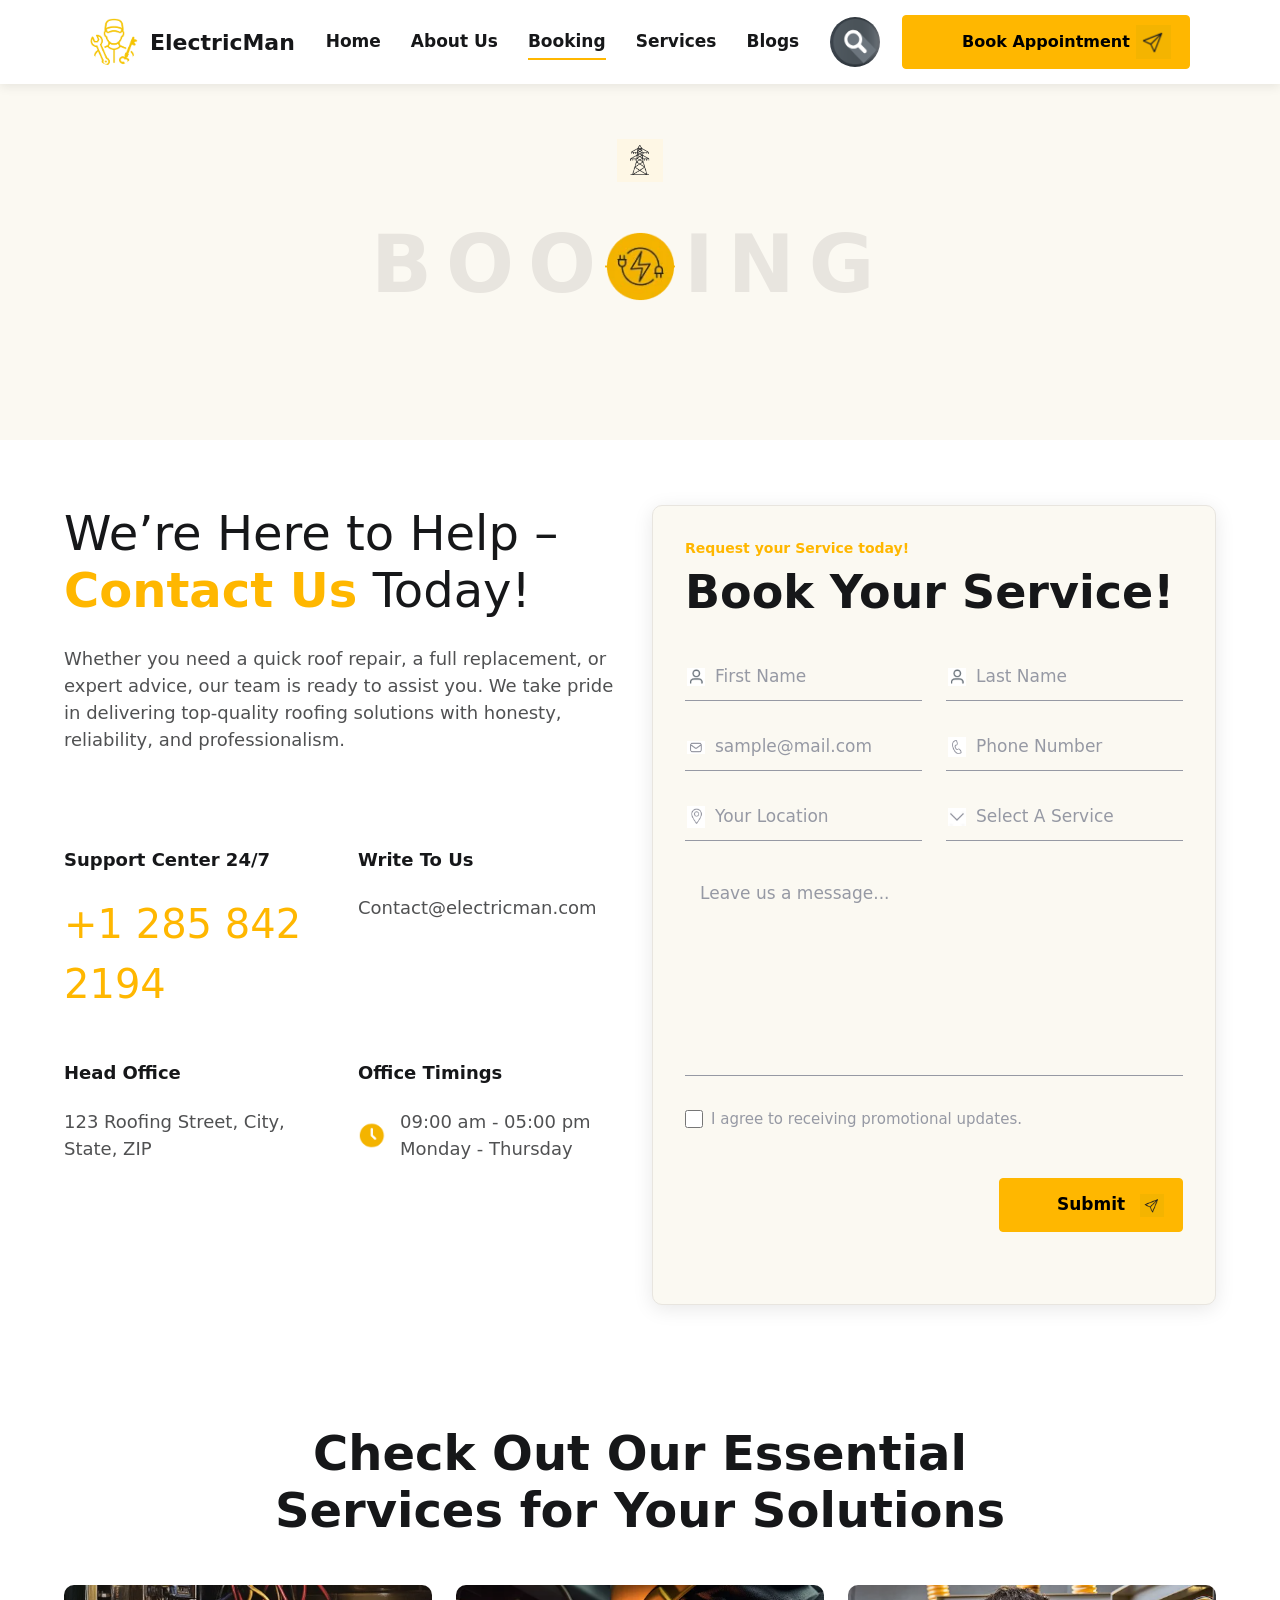
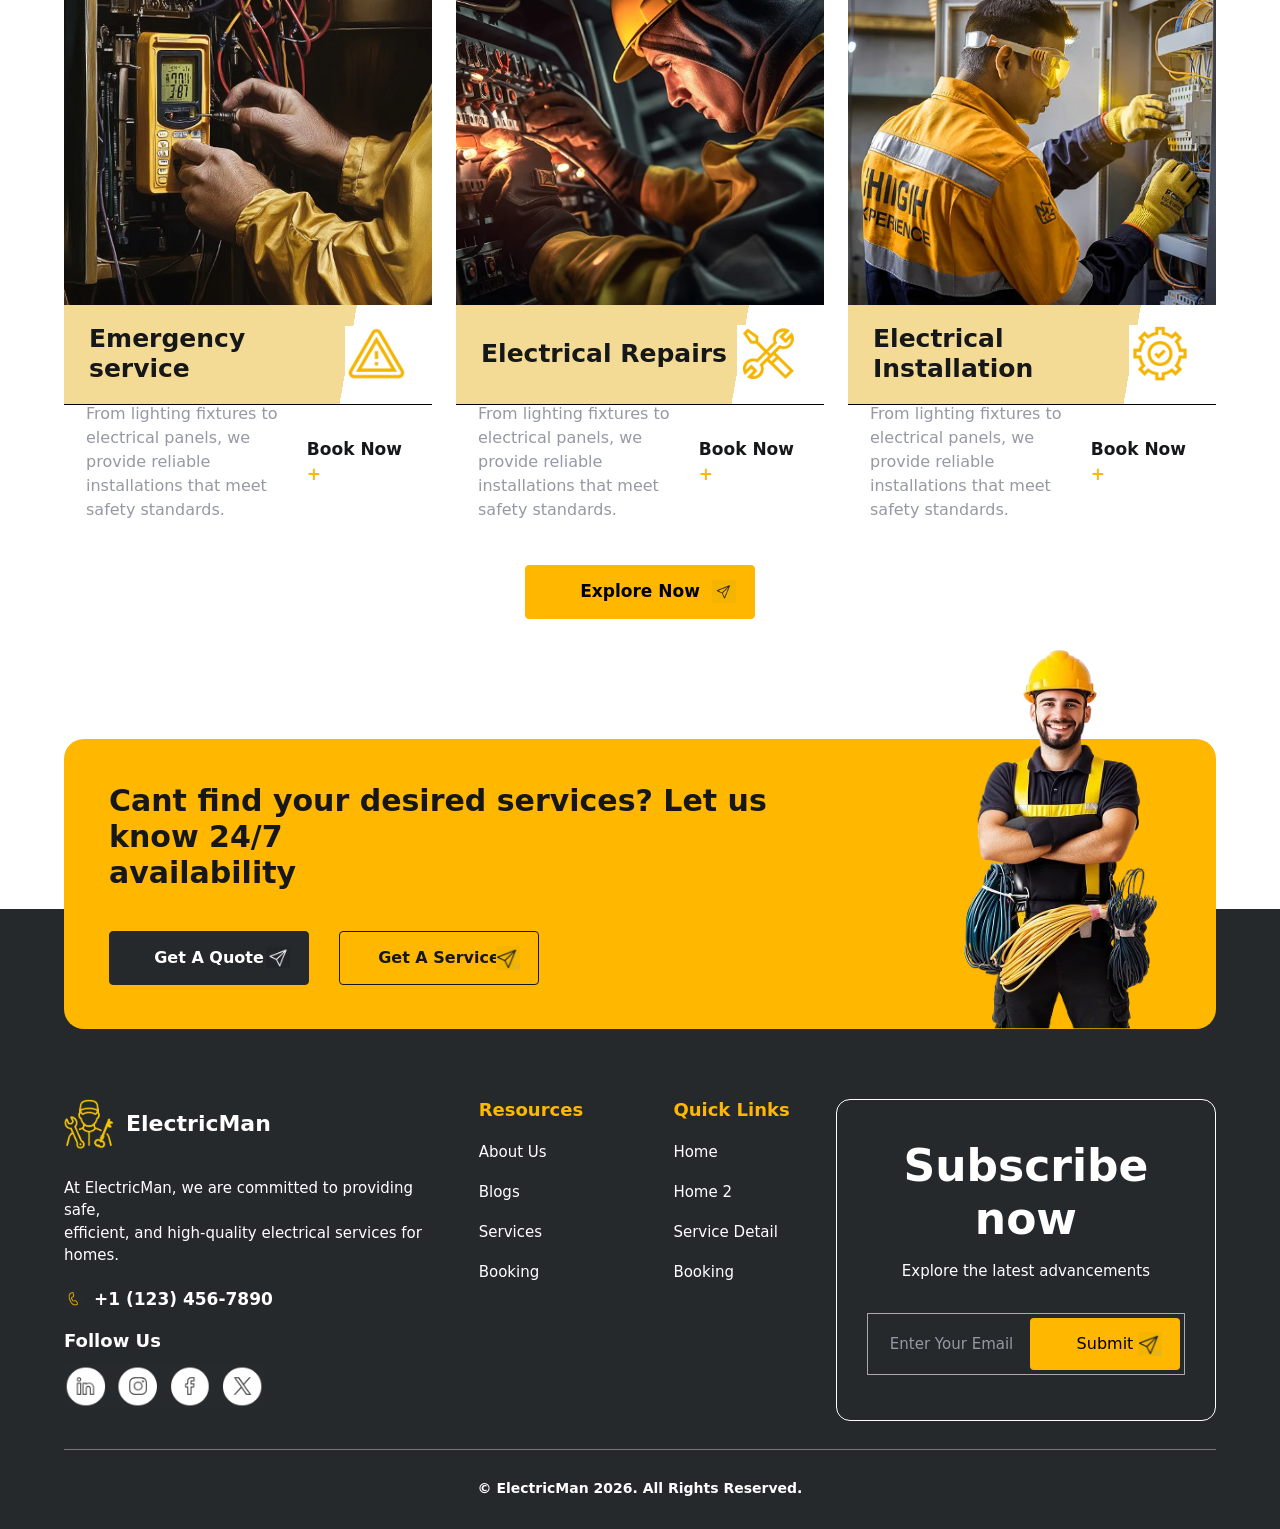
<file: pages/booking.html>
<!doctype html>
<html lang="en">
  <head>
    <meta charset="UTF-8" />
    <meta name="viewport" content="width=device-width, initial-scale=1.0" />

    <title>Electric Man - Handyman</title>

    <link
      href="https://cdn.jsdelivr.net/npm/bootstrap@5.3.8/dist/css/bootstrap.min.css"
      rel="stylesheet"
      integrity="sha384-sRIl4kxILFvY47J16cr9ZwB07vP4J8+LH7qKQnuqkuIAvNWLzeN8tE5YBujZqJLB"
      crossorigin="anonymous"
    />

    <link rel="stylesheet" href="../styles/styles.css" />
  </head>

  <body>
    <!-- HEADER START -->
    <header class="site-header site-header--inner">
      <nav class="main-navbar">
        <div class="main-navbar__content">
          <a class="main-navbar__logo" href="../index.html">
            <img src="../assets/common/banner.png" alt="main logo" />
            <span>ElectricMan</span>
          </a>

          <ul class="main-navbar__links">
            <li>
              <a href="../index.html">Home</a>
            </li>

            <li>
              <a href="./about.html">About Us</a>
            </li>

            <li>
              <a class="active" href="./booking.html">Booking</a>
            </li>

            <li>
              <a href="./services.html">Services</a>
            </li>

            <li>
              <a href="./blogs.html">Blogs</a>
            </li>

            <li>
              <a href="./contact.html">Contact Us</a>
            </li>
          </ul>

          <div class="main-navbar__actions">
            <button class="search-button" type="button">
              <img src="../assets/header/search.png" alt="search" />
            </button>

            <a
              class="appointment-button animated-button yellow-button"
              href="./booking.html"
            >
              <img
                class="animated-button__icon animated-button__icon--hover"
                src="../assets/common/paper_airplane_yellow_rotated.png"
                alt="paper airplane yellow"
              />

              <span class="animated-button__text">Book Appointment</span>

              <img
                class="animated-button__icon animated-button__icon--default"
                src="../assets/common/paper_airplane_black.png"
                alt="paper airplane black"
              />
            </a>

            <button class="menu-button" type="button">
              <img src="../assets/header/menu.png" alt="menu" />
            </button>
          </div>
        </div>
      </nav>
    </header>
    <!-- HEADER END -->
    <!-- MAIN START-->
    <main>
      <!-- BOOKING START -->
      <!-- HEADER START -->
      <section class="booking-banner">
        <div class="booking-banner__content">
          <img
            class="booking-banner__tower"
            src="../assets/blogs/antena.png"
            alt="antena"
          />

          <div class="section-mark">
            <p>
              <span>BOO</span>
              <span>ING</span>
            </p>

            <div class="section-mark__line">
              <img src="../assets/common/main_logo.png" alt="main logo" />
            </div>
          </div>
        </div>
      </section>
      <!-- HEADER END -->
      <!-- FORM START -->
      <section class="booking booking-page-section">
        <div class="booking__content">
          <div class="row booking__row gx-0 gy-3 gx-lg-4 gy-lg-0">
            <div class="col-12 col-lg-6">
              <div class="booking-page-info">
                <h1 class="booking-page-title">
                  We’re Here to Help – <span>Contact Us</span>
                  Today!
                </h1>

                <p class="booking-page-description">
                  Whether you need a quick roof repair, a full replacement, or
                  expert advice, our team is ready to assist you. We take pride
                  in delivering top-quality roofing solutions with honesty,
                  reliability, and professionalism.
                </p>

                <div class="row booking-page-details gx-4 gy-5">
                  <div class="col-12 col-lg-6">
                    <div class="booking-page-item">
                      <h3>Support Center 24/7</h3>

                      <a class="booking-page-phone" href="tel:+12858422194">
                        +1 285 842 2194
                      </a>
                    </div>
                  </div>

                  <div class="col-12 col-lg-6">
                    <div class="booking-page-item">
                      <h3>Write To Us</h3>

                      <a
                        class="booking-page-text"
                        href="mailto:Contact@electricman.com"
                      >
                        Contact@electricman.com
                      </a>
                    </div>
                  </div>

                  <div class="col-12 col-lg-6">
                    <div class="booking-page-item">
                      <h3>Head Office</h3>

                      <p class="booking-page-text">
                        123 Roofing Street, City, State, ZIP
                      </p>
                    </div>
                  </div>

                  <div class="col-12 col-lg-6">
                    <div class="booking-page-item">
                      <h3>Office Timings</h3>

                      <div class="booking-page-time">
                        <img src="../assets/booking/time.png" alt="time" />

                        <p class="booking-page-text">
                          09:00 am - 05:00 pm
                          <br />
                          Monday - Thursday
                        </p>
                      </div>
                    </div>
                  </div>
                </div>
              </div>
            </div>

            <div class="col-12 col-lg-6">
              <form class="booking-form booking-page-form">
                <p class="booking-form__small-title">
                  Request your Service today!
                </p>

                <h3>Book Your Service!</h3>

                <div class="row booking-form__fields gx-0 gy-0 gx-lg-4 gy-lg-4">
                  <div class="col-12 col-lg-6">
                    <label class="booking-field">
                      <img
                        src="../assets/home/6.booing/name.png"
                        alt="name icon"
                      />

                      <input
                        type="text"
                        name="first-name"
                        placeholder="First Name"
                      />
                    </label>
                  </div>

                  <div class="col-12 col-lg-6">
                    <label class="booking-field">
                      <img
                        src="../assets/home/6.booing/name.png"
                        alt="name icon"
                      />

                      <input
                        type="text"
                        name="last-name"
                        placeholder="Last Name"
                      />
                    </label>
                  </div>

                  <div class="col-12 col-lg-6">
                    <label class="booking-field">
                      <img
                        src="../assets/home/6.booing/email.png"
                        alt="email icon"
                      />

                      <input
                        type="email"
                        name="email"
                        placeholder="sample@mail.com"
                      />
                    </label>
                  </div>

                  <div class="col-12 col-lg-6">
                    <label class="booking-field">
                      <img
                        src="../assets/home/6.booing/phone.png"
                        alt="phone icon"
                      />

                      <input
                        type="tel"
                        name="phone"
                        placeholder="Phone Number"
                      />
                    </label>
                  </div>

                  <div class="col-12 col-lg-6">
                    <label class="booking-field">
                      <img
                        src="../assets/home/6.booing/location.png"
                        alt="location icon"
                      />

                      <input
                        type="text"
                        name="location"
                        placeholder="Your Location"
                      />
                    </label>
                  </div>

                  <div class="col-12 col-lg-6">
                    <label class="booking-field">
                      <img
                        src="../assets/home/6.booing/arrow.png"
                        alt="arrow icon"
                      />

                      <select name="service">
                        <option value="select">Select A Service</option>
                        <option value="installation">
                          Electrical Installation
                        </option>
                        <option value="repairs">Electrical Repairs</option>
                        <option value="emergency">Emergency Service</option>
                      </select>
                    </label>
                  </div>
                </div>

                <label class="booking-form__message">
                  <textarea
                    name="message"
                    placeholder="Leave us a message..."
                  ></textarea>
                </label>

                <label class="booking-form__checkbox">
                  <input type="checkbox" name="promotion" />
                  <span>I agree to receiving promotional updates.</span>
                </label>

                <button
                  class="booking-form__submit booking-page-submit animated-button yellow-button"
                  type="submit"
                >
                  <img
                    class="animated-button__icon animated-button__icon--hover"
                    src="../assets/common/paper_airplane_yellow_rotated.png"
                    alt="paper airplane yellow rotated"
                  />

                  <span class="animated-button__text">Submit</span>

                  <img
                    class="animated-button__icon animated-button__icon--default"
                    src="../assets/common/paper_airplane_black.png"
                    alt="paper airplane black"
                  />
                </button>
              </form>
            </div>
          </div>
        </div>
      </section>
      <!-- FORM END -->
      <!-- CARDS SECTION WITH BUTTON START -->
      <section class="services booking-services">
        <div class="services__content">
          <div class="service-head booking-services__head">
            <h2>
              Check Out Our Essential
              <br />
              Services for Your Solutions
            </h2>
          </div>

          <div class="row gx-2 gx-lg-4">
            <div class="col-6 col-lg-4 service-column">
              <div class="card service-card">
                <img
                  src="../assets/common/emergency_service.png"
                  class="card-img-top"
                  alt="emergency service"
                />

                <div class="card-body">
                  <div class="service-name">
                    <h3>Emergency service</h3>

                    <img
                      src="../assets/home/4.service/emergency_service_icon.png"
                      alt="emergency service icon"
                    />
                  </div>

                  <div class="service-info">
                    <p>
                      From lighting fixtures to electrical panels, we provide
                      reliable installations that meet safety standards.
                    </p>

                    <a href="./services.html"> Book Now <span>+</span> </a>
                  </div>
                </div>
              </div>
            </div>

            <div class="col-6 col-lg-4 service-column">
              <div class="card service-card">
                <img
                  src="../assets/common/electrical_repairs.png"
                  class="card-img-top"
                  alt="electrical repairs"
                />

                <div class="card-body">
                  <div class="service-name">
                    <h3>Electrical Repairs</h3>

                    <img
                      src="../assets/home/4.service/electrical_repairs_icon.png"
                      alt="electrical repairs icon"
                    />
                  </div>

                  <div class="service-info">
                    <p>
                      From lighting fixtures to electrical panels, we provide
                      reliable installations that meet safety standards.
                    </p>

                    <a href="./services.html"> Book Now <span>+</span> </a>
                  </div>
                </div>
              </div>
            </div>

            <div class="col-6 col-lg-4 service-column">
              <div class="card service-card">
                <img
                  src="../assets/common/electrical_installation.png"
                  class="card-img-top"
                  alt="electrical installation"
                />

                <div class="card-body">
                  <div class="service-name">
                    <h3>Electrical Installation</h3>

                    <img
                      src="../assets/home/4.service/electrical_installation_icon.png"
                      alt="electrical installation icon"
                    />
                  </div>

                  <div class="service-info">
                    <p>
                      From lighting fixtures to electrical panels, we provide
                      reliable installations that meet safety standards.
                    </p>

                    <a href="./services.html"> Book Now <span>+</span> </a>
                  </div>
                </div>
              </div>
            </div>
          </div>

          <div class="booking-services__action">
            <a
              href="./services.html"
              class="booking-services__more yellow-button animated-button"
            >
              <img
                class="animated-button__icon animated-button__icon--hover"
                src="../assets/common/paper_airplane_yellow_rotated.png"
                alt="paper airplane yellow rotated"
              />

              <span class="animated-button__text">Explore Now</span>

              <img
                class="animated-button__icon animated-button__icon--default"
                src="../assets/common/paper_airplane_black.png"
                alt="paper airplane black"
              />
            </a>
          </div>
        </div>
      </section>
      <!-- CARDS SECTION WITH BUTTON END -->
      <!-- BOOKING END -->
    </main>
    <!-- MAIN END -->
    <!-- FOOTER START -->
    <footer class="footer">
      <!-- CONTACT BANNER START -->
      <section class="contact-banner">
        <div class="contact-banner__content">
          <div class="contact-banner__info">
            <h2>
              Cant find your desired services? Let us know 24/7
              <br />
              availability
            </h2>

            <div class="contact-banner__buttons">
              <a href="./contact.html" class="quote-button animated-button">
                <span class="animated-button__text">Get A Quote</span>

                <img
                  class="animated-button__icon animated-button__icon--default"
                  src="../assets/home/11.services/paper_airplane_white.png"
                  alt="paper airplane white"
                />

                <img
                  class="animated-button__icon animated-button__icon--hover"
                  src="../assets/common/paper_airplane_yellow_rotated.png"
                  alt="paper airplane yellow rotated"
                />
              </a>

              <a href="./services.html" class="yellow-button animated-button">
                <span class="animated-button__text">Get A Service</span>

                <img
                  class="animated-button__icon animated-button__icon--default"
                  src="../assets/home/11.services/paper_airplane_black.png"
                  alt="paper airplane black"
                />

                <img
                  class="animated-button__icon animated-button__icon--hover"
                  src="../assets/common/paper_airplane_yellow_rotated.png"
                  alt="paper airplane yellow rotated"
                />
              </a>
            </div>
          </div>

          <img src="../assets/home/11.services/man.webp" alt="man" />
        </div>
      </section>
      <!-- CONTACT BANNER END -->

      <div class="footer__content">
        <div class="footer-main">
          <div class="footer-about">
            <a href="../index.html" class="footer-logo">
              <img src="../assets/common/banner.png" alt="banner" />

              <span>ElectricMan</span>
            </a>

            <p>
              At ElectricMan, we are committed to providing safe,
              <br />
              efficient, and high-quality electrical services for homes.
            </p>

            <a href="tel:+11234567890" class="footer-phone">
              <img src="../assets/footer/phone.png" alt="phone" />

              <strong>+1 (123) 456-7890</strong>
            </a>

            <h3>Follow Us</h3>

            <img src="../assets/footer/icons.png" alt="icons" />
          </div>

          <nav class="footer-links">
            <div>
              <h3>Resources</h3>

              <ul>
                <li>
                  <a href="./about.html">About Us</a>
                </li>

                <li>
                  <a href="./blogs.html">Blogs</a>
                </li>

                <li>
                  <a href="./services.html">Services</a>
                </li>

                <li>
                  <a href="./booking.html">Booking</a>
                </li>
              </ul>
            </div>

            <div>
              <h3>Quick Links</h3>

              <ul>
                <li>
                  <a href="../index.html">Home</a>
                </li>

                <li>
                  <a href="../index.html">Home 2</a>
                </li>

                <li>
                  <a href="./services.html">Service Detail</a>
                </li>

                <li>
                  <a href="./booking.html">Booking</a>
                </li>
              </ul>
            </div>
          </nav>

          <div class="footer-subscribe">
            <h2>Subscribe now</h2>

            <p>Explore the latest advancements</p>

            <form class="footer-form">
              <label for="subscribe-email">Email</label>

              <input
                id="subscribe-email"
                type="email"
                placeholder="Enter Your Email"
              />

              <button type="submit" class="yellow-button animated-button">
                <span class="animated-button__text">Submit</span>

                <img
                  class="animated-button__icon animated-button__icon--default"
                  src="../assets/home/11.services/paper_airplane_black.png"
                  alt="paper airplane black"
                />

                <img
                  class="animated-button__icon animated-button__icon--hover"
                  src="../assets/common/paper_airplane_yellow_rotated.png"
                  alt="paper airplane yellow rotated"
                />
              </button>
            </form>
          </div>
        </div>

        <p class="footer-copy">© ElectricMan 2026. All Rights Reserved.</p>
      </div>
    </footer>
    <!-- FOOTER END -->
    <script
      src="https://cdn.jsdelivr.net/npm/bootstrap@5.3.8/dist/js/bootstrap.bundle.min.js"
      integrity="sha384-FKyoEForCGlyvwx9Hj09JcYn3nv7wiPVlz7YYwJrWVcXK/BmnVDxM+D2scQbITxI"
      crossorigin="anonymous"
    ></script>
  </body>
</html>
</file>
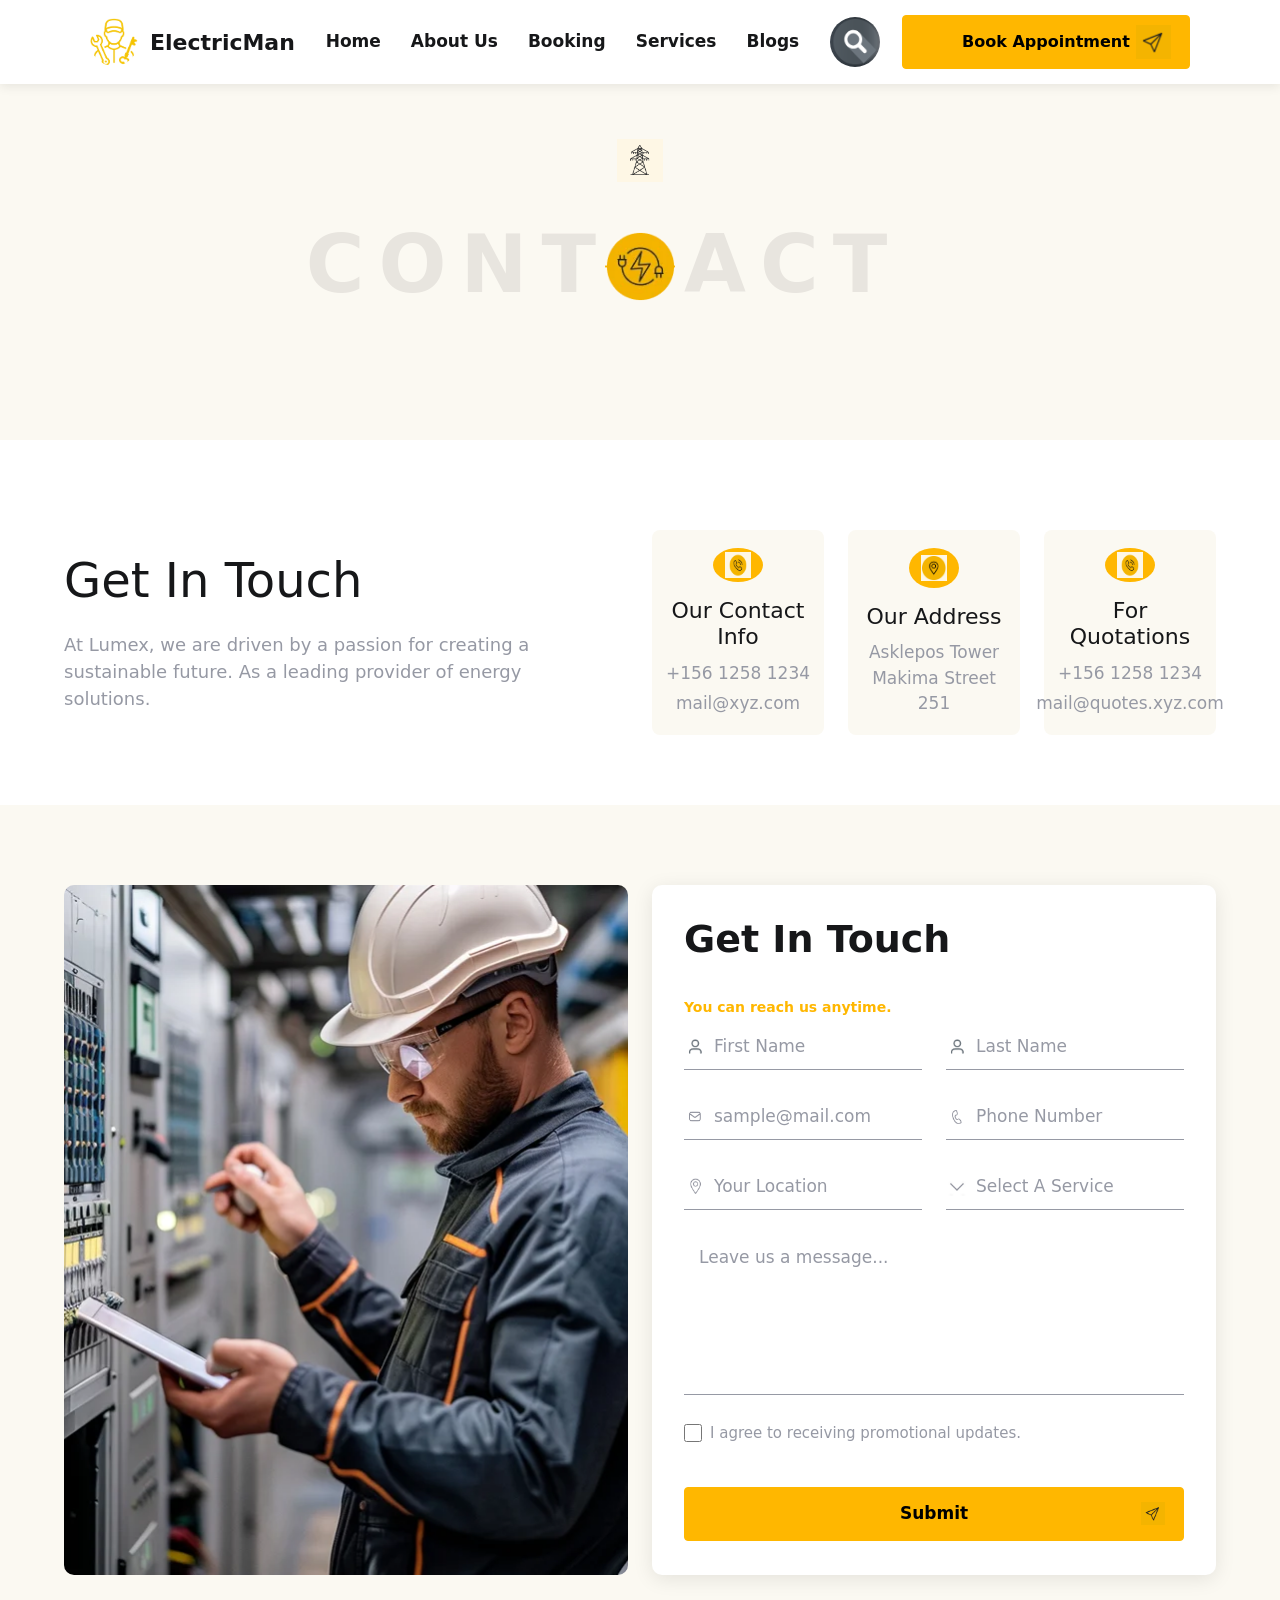
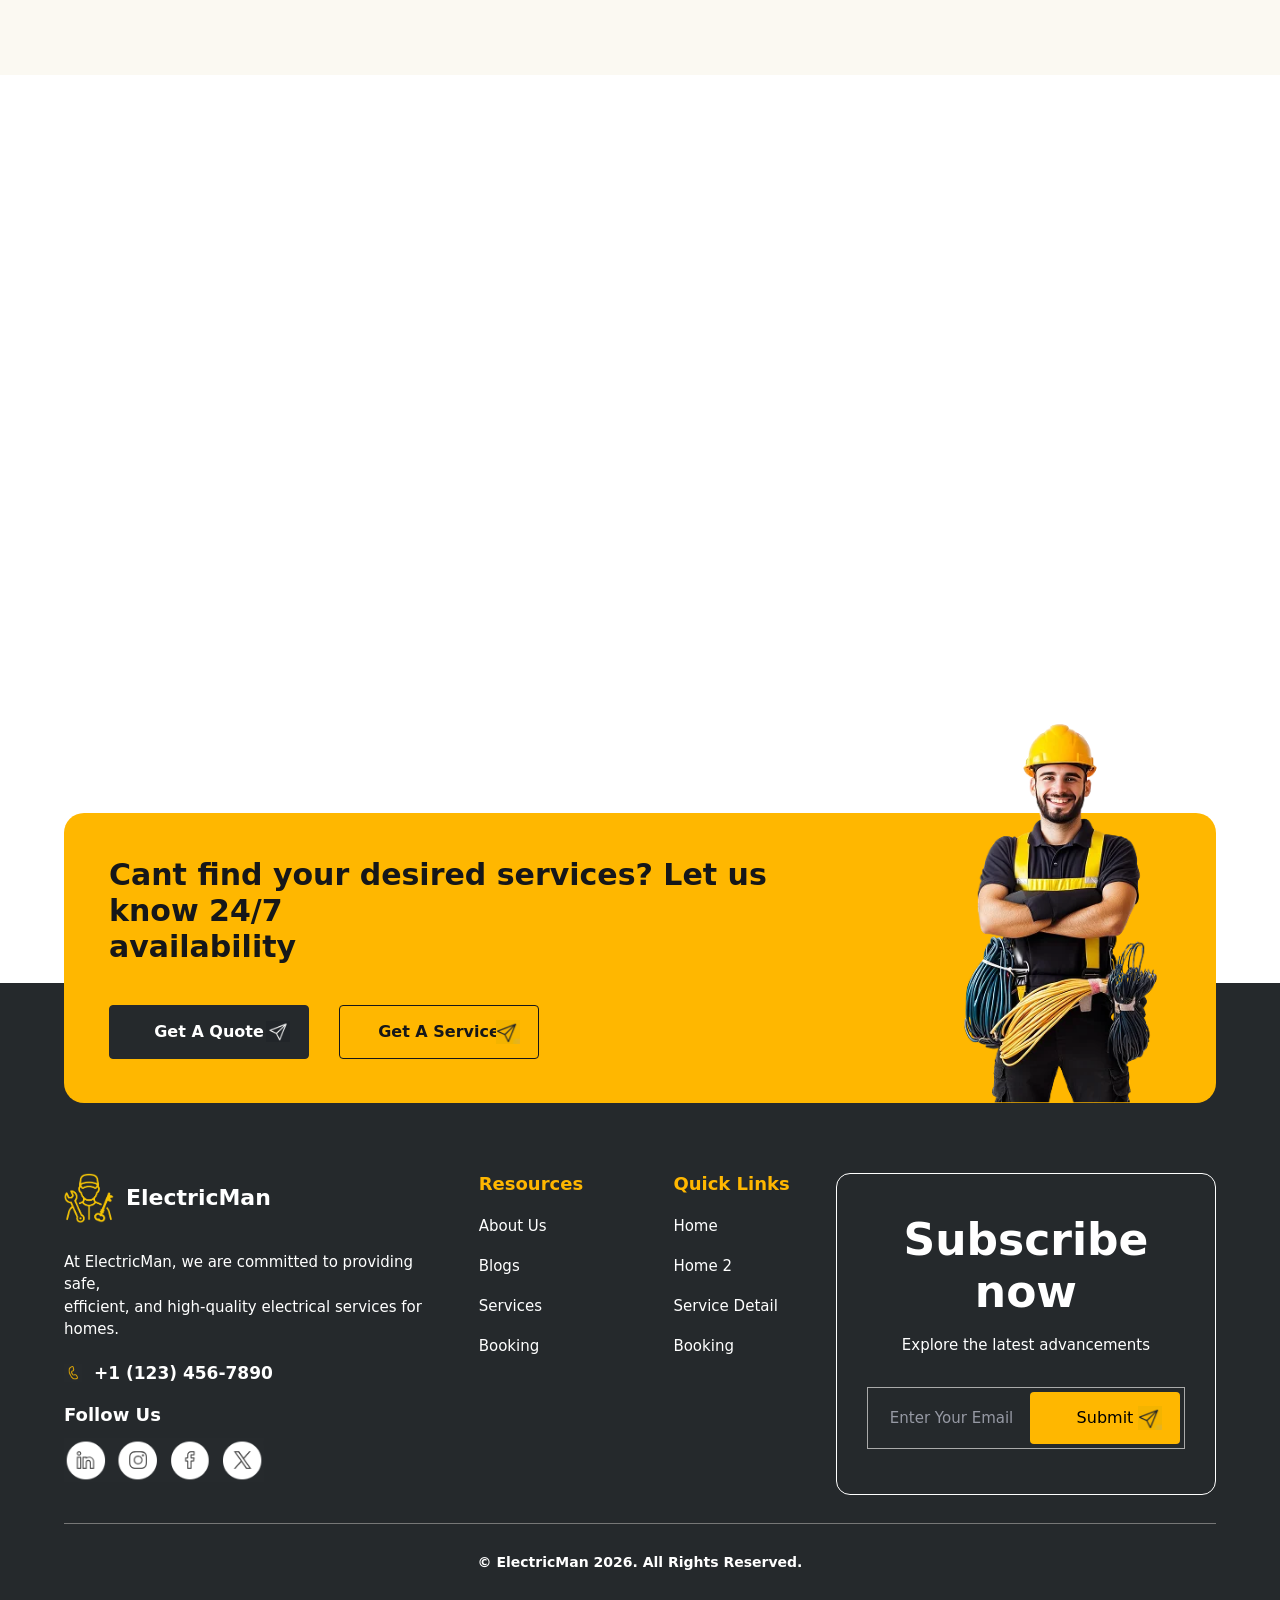
<file: pages/contact.html>
<!doctype html>
<html lang="en">
  <head>
    <meta charset="UTF-8" />
    <meta name="viewport" content="width=device-width, initial-scale=1.0" />

    <title>Electric Man - Handyman</title>

    <link
      href="https://cdn.jsdelivr.net/npm/bootstrap@5.3.8/dist/css/bootstrap.min.css"
      rel="stylesheet"
      integrity="sha384-sRIl4kxILFvY47J16cr9ZwB07vP4J8+LH7qKQnuqkuIAvNWLzeN8tE5YBujZqJLB"
      crossorigin="anonymous"
    />

    <link rel="stylesheet" href="../styles/styles.css" />
  </head>

  <body>
    <!-- HEADER START -->
    <header class="site-header site-header--inner">
      <nav class="main-navbar">
        <div class="main-navbar__content">
          <a class="main-navbar__logo" href="./index.html">
            <img src="../assets/common/banner.png" alt="main logo" />
            <span>ElectricMan</span>
          </a>

          <ul class="main-navbar__links">
            <li>
              <a href="../index.html">Home</a>
            </li>

            <li>
              <a href="./about.html">About Us</a>
            </li>

            <li>
              <a href="./booking.html">Booking</a>
            </li>

            <li>
              <a href="./services.html">Services</a>
            </li>

            <li>
              <a href="./blogs.html">Blogs</a>
            </li>

            <li>
              <a class="active" href="./contact.html">Contact Us</a>
            </li>
          </ul>

          <div class="main-navbar__actions">
            <button class="search-button" type="button">
              <img src="../assets/header/search.png" alt="search" />
            </button>

            <a
              class="appointment-button animated-button yellow-button"
              href="./booking.html"
            >
              <img
                class="animated-button__icon animated-button__icon--hover"
                src="../assets/common/paper_airplane_yellow_rotated.png"
                alt="paper airplane yellow"
              />

              <span class="animated-button__text">Book Appointment</span>

              <img
                class="animated-button__icon animated-button__icon--default"
                src="../assets/common/paper_airplane_black.png"
                alt="paper airplane black"
              />
            </a>

            <button class="menu-button" type="button">
              <img src="../assets/header/menu.png" alt="menu" />
            </button>
          </div>
        </div>
      </nav>
    </header>
    <!-- HEADER END -->
    <!-- MAIN START-->
    <main>
      <!-- CONTACT START -->
      <!-- CONTACT HEADER START -->
      <section class="booking-banner">
        <div class="booking-banner__content">
          <img
            class="booking-banner__tower"
            src="../assets/blogs/antena.png"
            alt="antena"
          />

          <div class="section-mark">
            <p>
              <span>CONT</span>
              <span>ACT</span>
            </p>

            <div class="section-mark__line">
              <img src="../assets/common/main_logo.png" alt="main logo" />
            </div>
          </div>
        </div>
      </section>
      <!-- CONTACT HEADER END -->
      <!-- CONTACT INFO START -->
      <section class="contact-info">
        <div class="contact-info__content">
          <div class="row align-items-center g-4">
            <div class="col-lg-6">
              <div class="contact-info__text">
                <h2>Get In Touch</h2>

                <p>
                  At Lumex, we are driven by a passion for creating a
                  sustainable future. As a leading provider of energy solutions.
                </p>
              </div>
            </div>

            <div class="col-lg-6">
              <div class="row g-4">
                <div class="col-lg-4">
                  <div class="contact-info__card">
                    <div class="contact-info__icon">
                      <img src="../assets/contact/call.png" alt="call" />
                    </div>

                    <h3>Our Contact Info</h3>

                    <a href="tel:+15612581234">+156 1258 1234</a>
                    <a href="mailto:mail@xyz.com">mail@xyz.com</a>
                  </div>
                </div>

                <div class="col-lg-4">
                  <div class="contact-info__card">
                    <div class="contact-info__icon">
                      <img
                        src="../assets/contact/location.png"
                        alt="location"
                      />
                    </div>

                    <h3>Our Address</h3>

                    <p>
                      Asklepos Tower
                      <br />
                      Makima Street 251
                    </p>
                  </div>
                </div>

                <div class="col-lg-4">
                  <div class="contact-info__card">
                    <div class="contact-info__icon">
                      <img src="../assets/contact/call.png" alt="call" />
                    </div>

                    <h3>For Quotations</h3>

                    <a href="tel:+15612581234">+156 1258 1234</a>
                    <a href="mailto:mail@quotes.xyz.com">
                      mail@quotes.xyz.com
                    </a>
                  </div>
                </div>
              </div>
            </div>
          </div>
        </div>
      </section>
      <!-- CONTACT INFO END -->
      <!-- BOOKING START -->
      <section class="booking" id="booking">
        <div class="booking__content">
          <div class="row booking__row gx-0 gy-3 gx-lg-4 gy-lg-0">
            <div class="col-12 col-lg-6">
              <div class="booking__image">
                <img
                  src="../assets/home/6.booing/main_image.webp"
                  alt="electrician service"
                />
              </div>
            </div>

            <div class="col-12 col-lg-6">
              <form class="booking-form">
                <h3>Get In Touch</h3>
                <p class="booking-form__small-title">
                  You can reach us anytime.
                </p>

                <div class="row booking-form__fields gx-0 gy-0 gx-lg-4 gy-lg-4">
                  <div class="col-12 col-lg-6">
                    <label class="booking-field">
                      <img
                        src="../assets/home/6.booing/name.png"
                        alt="name icon"
                      />

                      <input
                        type="text"
                        name="first-name"
                        placeholder="First Name"
                      />
                    </label>
                  </div>

                  <div class="col-12 col-lg-6">
                    <label class="booking-field">
                      <img
                        src="../assets/home/6.booing/name.png"
                        alt="name icon"
                      />

                      <input
                        type="text"
                        name="last-name"
                        placeholder="Last Name"
                      />
                    </label>
                  </div>

                  <div class="col-12 col-lg-6">
                    <label class="booking-field">
                      <img
                        src="../assets/home/6.booing/email.png"
                        alt="email icon"
                      />

                      <input
                        type="email"
                        name="email"
                        placeholder="sample@mail.com"
                      />
                    </label>
                  </div>

                  <div class="col-12 col-lg-6">
                    <label class="booking-field">
                      <img
                        src="../assets/home/6.booing/phone.png"
                        alt="phone icon"
                      />

                      <input
                        type="tel"
                        name="phone"
                        placeholder="Phone Number"
                      />
                    </label>
                  </div>

                  <div class="col-12 col-lg-6">
                    <label class="booking-field">
                      <img
                        src="../assets/home/6.booing/location.png"
                        alt="location icon"
                      />

                      <input
                        type="text"
                        name="location"
                        placeholder="Your Location"
                      />
                    </label>
                  </div>

                  <div class="col-12 col-lg-6">
                    <label class="booking-field">
                      <img
                        src="../assets/home/6.booing/arrow.png"
                        alt="arrow icon"
                      />

                      <select name="service">
                        <option value="select">Select A Service</option>
                        <option value="installation">
                          Electrical Installation
                        </option>
                        <option value="repairs">Electrical Repairs</option>
                        <option value="emergency">Emergency Service</option>
                      </select>
                    </label>
                  </div>
                </div>

                <label class="booking-form__message">
                  <textarea
                    name="message"
                    placeholder="Leave us a message..."
                  ></textarea>
                </label>

                <label class="booking-form__checkbox">
                  <input type="checkbox" name="promotion" />

                  <span>I agree to receiving promotional updates.</span>
                </label>

                <button
                  class="booking-form__submit animated-button yellow-button"
                  type="submit"
                >
                  <img
                    class="animated-button__icon animated-button__icon--hover"
                    src="../assets/common/paper_airplane_yellow_rotated.png"
                    alt="paper airplane yellow rotated"
                  />

                  <span class="animated-button__text">Submit</span>

                  <img
                    class="animated-button__icon animated-button__icon--default"
                    src="../assets/common/paper_airplane_black.png"
                    alt="paper airplane black"
                  />
                </button>
              </form>
            </div>
          </div>
        </div>
      </section>
      <!-- BOOKING END -->
      <!-- MAP START -->
      <section class="contact-map">
        <div class="contact-map__content">
          <iframe
            src="https://www.google.com/maps/embed?pb=!1m18!1m12!1m3!1d354344.8710130863!2d44.477120926519035!3d41.72725109970277!2m3!1f0!2f0!3f0!3m2!1i1024!2i768!4f13.1!3m3!1m2!1s0x40440cd7e64f626b%3A0x61d084ede2576ea3!2z4YOX4YOR4YOY4YOa4YOY4YOh4YOY!5e1!3m2!1ska!2sge!4v1788607064876!5m2!1ska!2sge"
            referrerpolicy="strict-origin-when-cross-origin"
          ></iframe>
        </div>
      </section>
      <!-- MAP END -->
      <!-- CONTACT END -->
    </main>
    <!-- MAIN END -->
    <br />
    <br />
    <!-- FOOTER START -->
    <footer class="footer">
      <!-- CONTACT BANNER START -->
      <section class="contact-banner">
        <div class="contact-banner__content">
          <div class="contact-banner__info">
            <h2>
              Cant find your desired services? Let us know 24/7
              <br />
              availability
            </h2>

            <div class="contact-banner__buttons">
              <a href="./contact.html" class="quote-button animated-button">
                <span class="animated-button__text">Get A Quote</span>

                <img
                  class="animated-button__icon animated-button__icon--default"
                  src="../assets/home/11.services/paper_airplane_white.png"
                  alt="paper airplane white"
                />

                <img
                  class="animated-button__icon animated-button__icon--hover"
                  src="../assets/common/paper_airplane_yellow_rotated.png"
                  alt="paper airplane yellow rotated"
                />
              </a>

              <a href="./services.html" class="yellow-button animated-button">
                <span class="animated-button__text">Get A Service</span>

                <img
                  class="animated-button__icon animated-button__icon--default"
                  src="../assets/home/11.services/paper_airplane_black.png"
                  alt="paper airplane black"
                />

                <img
                  class="animated-button__icon animated-button__icon--hover"
                  src="../assets/common/paper_airplane_yellow_rotated.png"
                  alt="paper airplane yellow rotated"
                />
              </a>
            </div>
          </div>

          <img src="../assets/home/11.services/man.webp" alt="man" />
        </div>
      </section>
      <!-- CONTACT BANNER END -->

      <div class="footer__content">
        <div class="footer-main">
          <div class="footer-about">
            <a href="../index.html" class="footer-logo">
              <img src="../assets/common/banner.png" alt="banner" />

              <span>ElectricMan</span>
            </a>

            <p>
              At ElectricMan, we are committed to providing safe,
              <br />
              efficient, and high-quality electrical services for homes.
            </p>

            <a href="tel:+11234567890" class="footer-phone">
              <img src="../assets/footer/phone.png" alt="phone" />

              <strong>+1 (123) 456-7890</strong>
            </a>

            <h3>Follow Us</h3>

            <img src="../assets/footer/icons.png" alt="icons" />
          </div>

          <nav class="footer-links">
            <div>
              <h3>Resources</h3>

              <ul>
                <li>
                  <a href="./about.html">About Us</a>
                </li>

                <li>
                  <a href="./blogs.html">Blogs</a>
                </li>

                <li>
                  <a href="./services.html">Services</a>
                </li>

                <li>
                  <a href="./booking.html">Booking</a>
                </li>
              </ul>
            </div>

            <div>
              <h3>Quick Links</h3>

              <ul>
                <li>
                  <a href="../index.html">Home</a>
                </li>

                <li>
                  <a href="../index.html">Home 2</a>
                </li>

                <li>
                  <a href="./services.html">Service Detail</a>
                </li>

                <li>
                  <a href="./booking.html">Booking</a>
                </li>
              </ul>
            </div>
          </nav>

          <div class="footer-subscribe">
            <h2>Subscribe now</h2>

            <p>Explore the latest advancements</p>

            <form class="footer-form">
              <label for="subscribe-email">Email</label>

              <input
                id="subscribe-email"
                type="email"
                placeholder="Enter Your Email"
              />

              <button type="submit" class="yellow-button animated-button">
                <span class="animated-button__text">Submit</span>

                <img
                  class="animated-button__icon animated-button__icon--default"
                  src="../assets/home/11.services/paper_airplane_black.png"
                  alt="paper airplane black"
                />

                <img
                  class="animated-button__icon animated-button__icon--hover"
                  src="../assets/common/paper_airplane_yellow_rotated.png"
                  alt="paper airplane yellow rotated"
                />
              </button>
            </form>
          </div>
        </div>

        <p class="footer-copy">© ElectricMan 2026. All Rights Reserved.</p>
      </div>
    </footer>
    <!-- FOOTER END -->
    <script
      src="https://cdn.jsdelivr.net/npm/bootstrap@5.3.8/dist/js/bootstrap.bundle.min.js"
      integrity="sha384-FKyoEForCGlyvwx9Hj09JcYn3nv7wiPVlz7YYwJrWVcXK/BmnVDxM+D2scQbITxI"
      crossorigin="anonymous"
    ></script>
  </body>
</html>
</file>
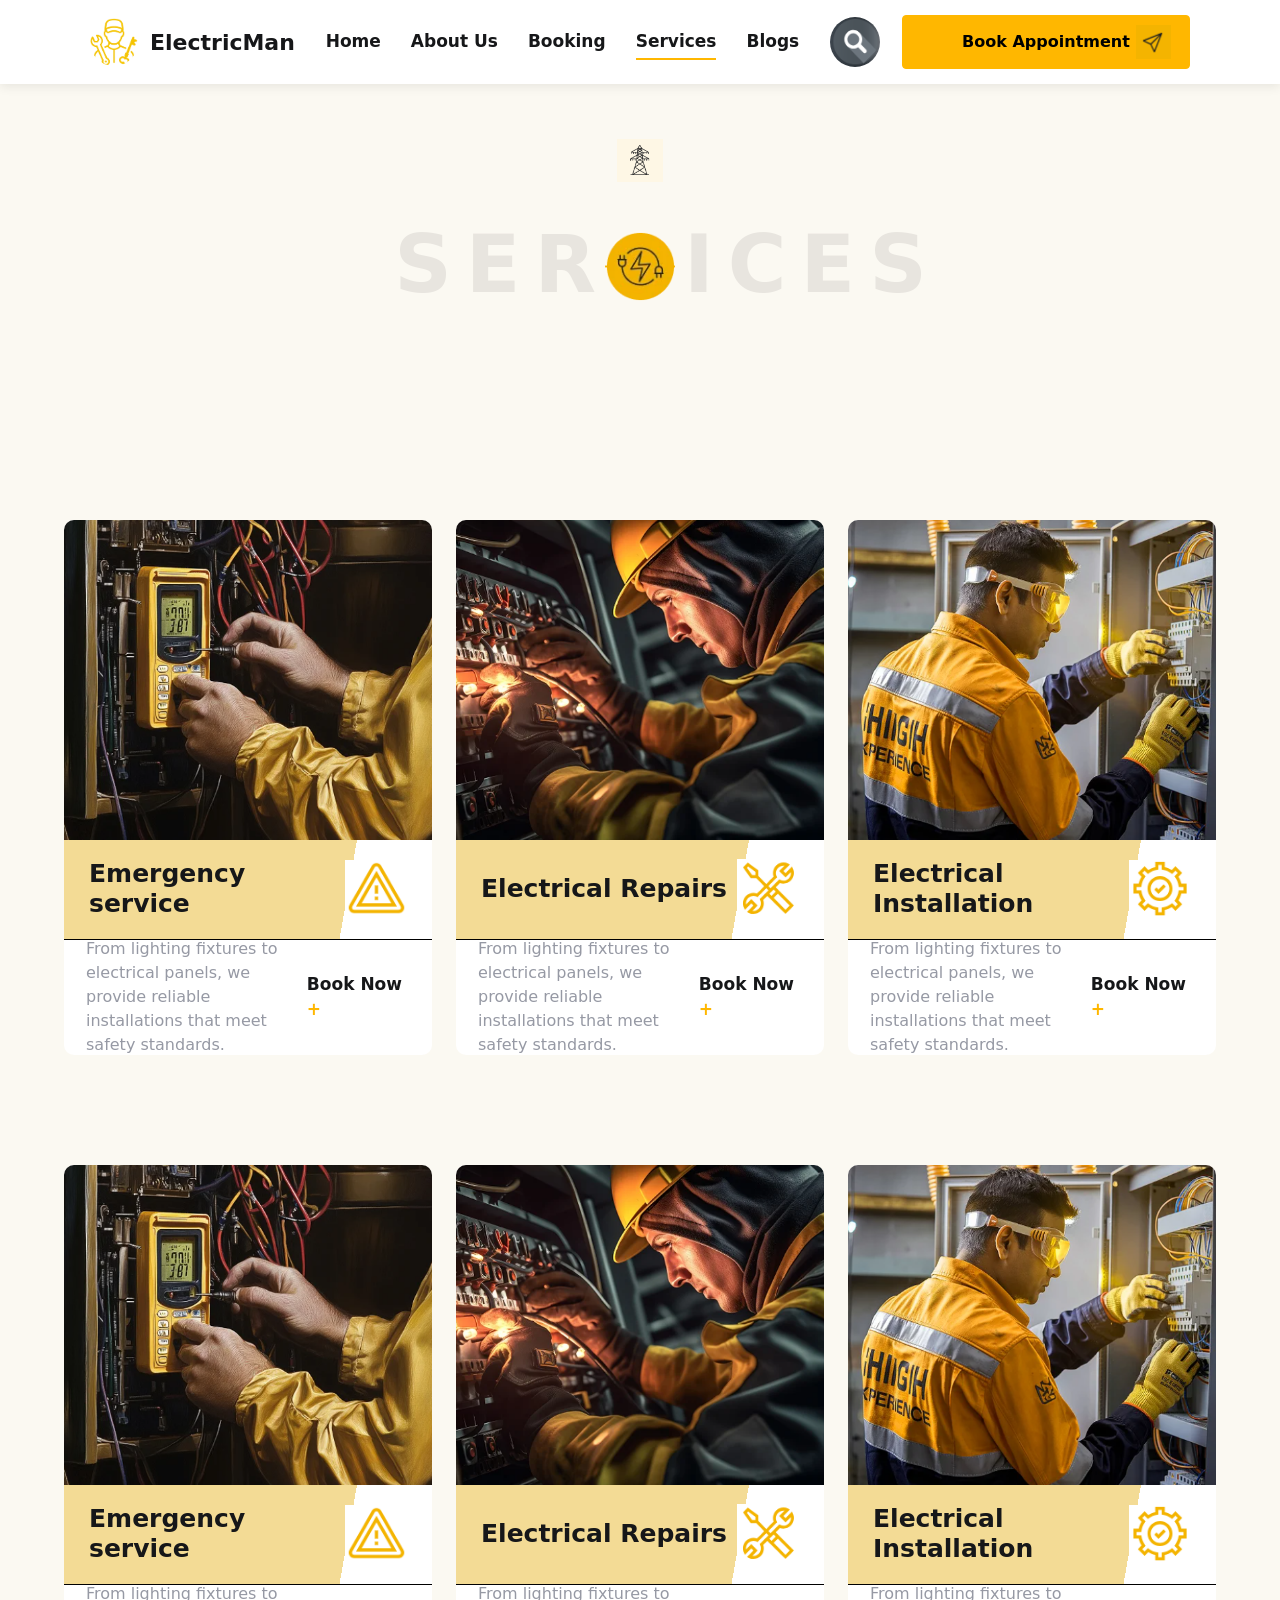
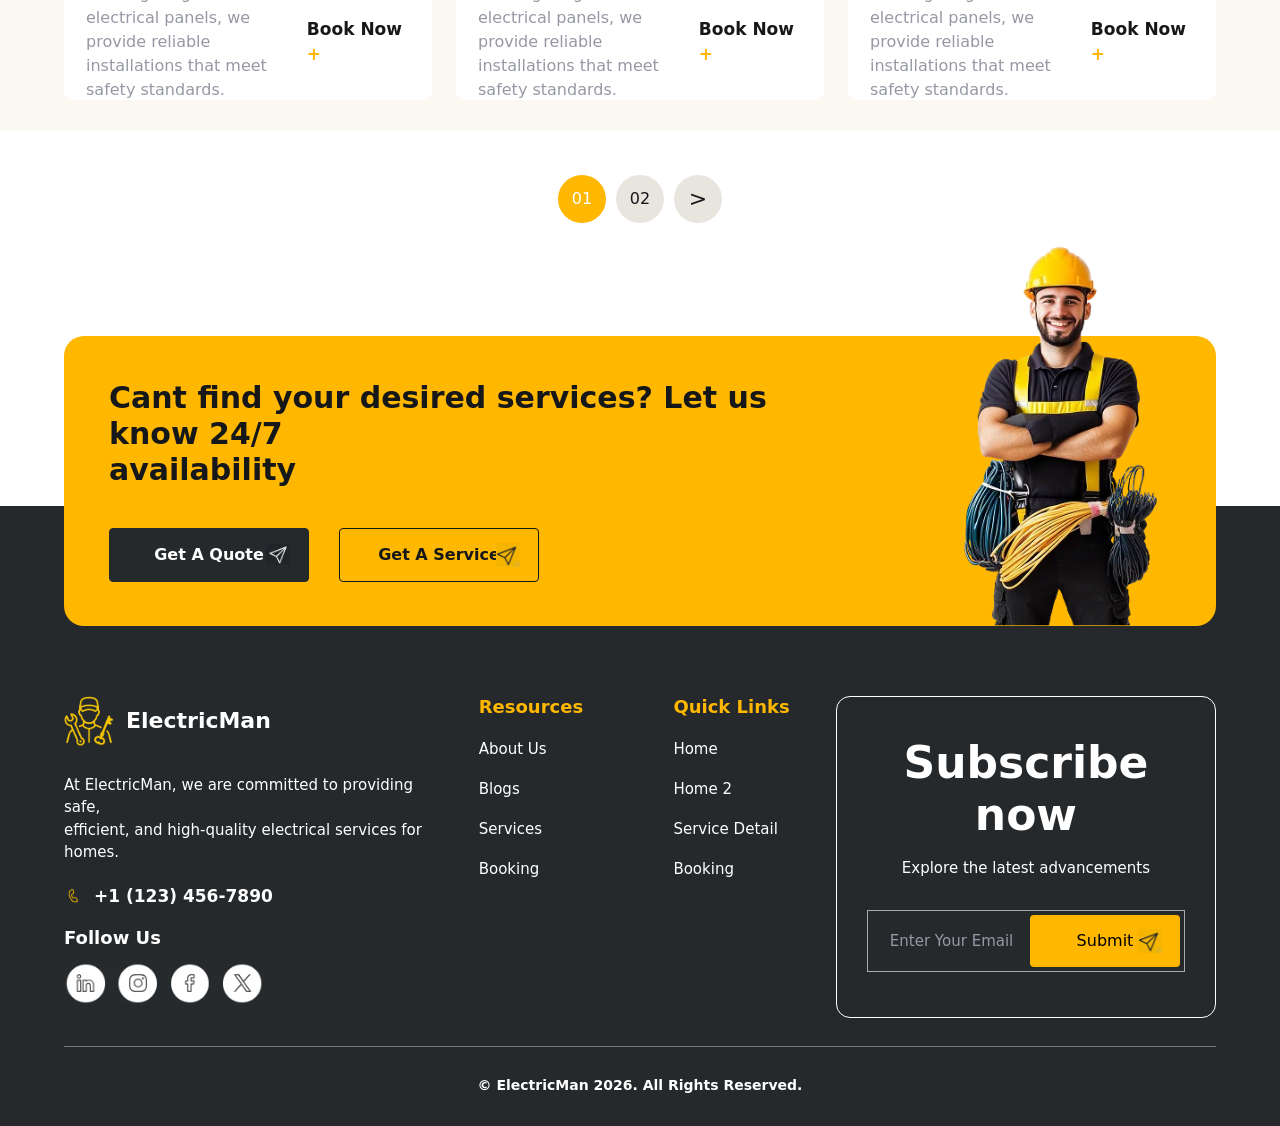
<file: pages/services.html>
<!doctype html>
<html lang="en">
  <head>
    <meta charset="UTF-8" />
    <meta name="viewport" content="width=device-width, initial-scale=1.0" />

    <title>Electric Man - Handyman</title>

    <link
      href="https://cdn.jsdelivr.net/npm/bootstrap@5.3.8/dist/css/bootstrap.min.css"
      rel="stylesheet"
      integrity="sha384-sRIl4kxILFvY47J16cr9ZwB07vP4J8+LH7qKQnuqkuIAvNWLzeN8tE5YBujZqJLB"
      crossorigin="anonymous"
    />

    <link rel="stylesheet" href="../styles/styles.css" />
  </head>

  <body>
    <!-- HEADER START -->
    <header class="site-header site-header--inner">
      <nav class="main-navbar">
        <div class="main-navbar__content">
          <a class="main-navbar__logo" href="../index.html">
            <img src="../assets/common/banner.png" alt="main logo" />
            <span>ElectricMan</span>
          </a>

          <ul class="main-navbar__links">
            <li>
              <a href="../index.html">Home</a>
            </li>

            <li>
              <a href="./about.html">About Us</a>
            </li>

            <li>
              <a href="./booking.html">Booking</a>
            </li>

            <li>
              <a class="active" href="./services.html">Services</a>
            </li>

            <li>
              <a href="./blogs.html">Blogs</a>
            </li>

            <li>
              <a href="./contact.html">Contact Us</a>
            </li>
          </ul>

          <div class="main-navbar__actions">
            <button class="search-button" type="button">
              <img src="../assets/header/search.png" alt="search" />
            </button>

            <a
              class="appointment-button animated-button yellow-button"
              href="./booking.html"
            >
              <img
                class="animated-button__icon animated-button__icon--hover"
                src="../assets/common/paper_airplane_yellow_rotated.png"
                alt="paper airplane yellow"
              />

              <span class="animated-button__text">Book Appointment</span>

              <img
                class="animated-button__icon animated-button__icon--default"
                src="../assets/common/paper_airplane_black.png"
                alt="paper airplane black"
              />
            </a>

            <button class="menu-button" type="button">
              <img src="../assets/header/menu.png" alt="menu" />
            </button>
          </div>
        </div>
      </nav>
    </header>
    <!-- HEADER END -->
    <!-- MAIN START-->
    <main>
      <!-- SERVICES START -->
      <!-- SERVICES HEADER START -->
      <section class="booking-banner">
        <div class="booking-banner__content">
          <img
            class="booking-banner__tower"
            src="../assets/blogs/antena.png"
            alt="antena"
          />

          <div class="section-mark">
            <p>
              <span>SER</span>
              <span>ICES</span>
            </p>

            <div class="section-mark__line">
              <img src="../assets/common/main_logo.png" alt="main logo" />
            </div>
          </div>
        </div>
      </section>
      <!-- SERVICES HEADER END -->
      <!-- SERVICES CARDS START -->
      <section class="services services-page">
        <div class="services__content">
          <div class="row gx-2 gx-lg-4">
            <div class="col-6 col-lg-4 service-column">
              <div class="card service-card">
                <img
                  src="../assets/common/emergency_service.png"
                  class="card-img-top"
                  alt="emergency service"
                />

                <div class="card-body">
                  <div class="service-name">
                    <h3>Emergency service</h3>

                    <img
                      src="../assets/home/4.service/emergency_service_icon.png"
                      alt="emergency service icon"
                    />
                  </div>

                  <div class="service-info">
                    <p>
                      From lighting fixtures to electrical panels, we provide
                      reliable installations that meet safety standards.
                    </p>

                    <a href="./booking.html">Book Now <span>+</span></a>
                  </div>
                </div>
              </div>
            </div>

            <div class="col-6 col-lg-4 service-column">
              <div class="card service-card">
                <img
                  src="../assets/common/electrical_repairs.png"
                  class="card-img-top"
                  alt="electrical repairs"
                />

                <div class="card-body">
                  <div class="service-name">
                    <h3>Electrical Repairs</h3>

                    <img
                      src="../assets/home/4.service/electrical_repairs_icon.png"
                      alt="electrical repairs icon"
                    />
                  </div>

                  <div class="service-info">
                    <p>
                      From lighting fixtures to electrical panels, we provide
                      reliable installations that meet safety standards.
                    </p>

                    <a href="./booking.html">Book Now <span>+</span></a>
                  </div>
                </div>
              </div>
            </div>

            <div class="col-6 col-lg-4 service-column">
              <div class="card service-card">
                <img
                  src="../assets/common/electrical_installation.png"
                  class="card-img-top"
                  alt="electrical installation"
                />

                <div class="card-body">
                  <div class="service-name">
                    <h3>Electrical Installation</h3>

                    <img
                      src="../assets/home/4.service/electrical_installation_icon.png"
                      alt="electrical installation icon"
                    />
                  </div>

                  <div class="service-info">
                    <p>
                      From lighting fixtures to electrical panels, we provide
                      reliable installations that meet safety standards.
                    </p>

                    <a href="./booking.html">Book Now <span>+</span></a>
                  </div>
                </div>
              </div>
            </div>
          </div>
        </div>
      </section>
      <section class="services services-page">
        <div class="services__content">
          <div class="row gx-2 gx-lg-4">
            <div class="col-6 col-lg-4 service-column">
              <div class="card service-card">
                <img
                  src="../assets/common/emergency_service.png"
                  class="card-img-top"
                  alt="emergency service"
                />

                <div class="card-body">
                  <div class="service-name">
                    <h3>Emergency service</h3>

                    <img
                      src="../assets/home/4.service/emergency_service_icon.png"
                      alt="emergency service icon"
                    />
                  </div>

                  <div class="service-info">
                    <p>
                      From lighting fixtures to electrical panels, we provide
                      reliable installations that meet safety standards.
                    </p>

                    <a href="./booking.html">Book Now <span>+</span></a>
                  </div>
                </div>
              </div>
            </div>

            <div class="col-6 col-lg-4 service-column">
              <div class="card service-card">
                <img
                  src="../assets/common/electrical_repairs.png"
                  class="card-img-top"
                  alt="electrical repairs"
                />

                <div class="card-body">
                  <div class="service-name">
                    <h3>Electrical Repairs</h3>

                    <img
                      src="../assets/home/4.service/electrical_repairs_icon.png"
                      alt="electrical repairs icon"
                    />
                  </div>

                  <div class="service-info">
                    <p>
                      From lighting fixtures to electrical panels, we provide
                      reliable installations that meet safety standards.
                    </p>

                    <a href="./booking.html">Book Now <span>+</span></a>
                  </div>
                </div>
              </div>
            </div>

            <div class="col-6 col-lg-4 service-column">
              <div class="card service-card">
                <img
                  src="../assets/common/electrical_installation.png"
                  class="card-img-top"
                  alt="electrical installation"
                />

                <div class="card-body">
                  <div class="service-name">
                    <h3>Electrical Installation</h3>

                    <img
                      src="../assets/home/4.service/electrical_installation_icon.png"
                      alt="electrical installation icon"
                    />
                  </div>

                  <div class="service-info">
                    <p>
                      From lighting fixtures to electrical panels, we provide
                      reliable installations that meet safety standards.
                    </p>

                    <a href="./booking.html">Book Now <span>+</span></a>
                  </div>
                </div>
              </div>
            </div>
          </div>
        </div>
      </section>
      <!-- PAGINATION START -->
      <div class="page-pagination">
        <button class="page-pagination__button active" type="button">01</button>

        <button class="page-pagination__button" type="button">02</button>

        <button
          class="page-pagination__button page-pagination__next"
          type="button"
        >
          >
        </button>
      </div>
      <!-- PAGINATION END -->
      <!-- SERVICES CARDS END -->
      <!-- SERVICES END -->
    </main>
    <!-- MAIN END -->
    <br />
    <br />
    <!-- FOOTER START -->
    <footer class="footer">
      <!-- CONTACT BANNER START -->
      <section class="contact-banner">
        <div class="contact-banner__content">
          <div class="contact-banner__info">
            <h2>
              Cant find your desired services? Let us know 24/7
              <br />
              availability
            </h2>

            <div class="contact-banner__buttons">
              <a href="./contact.html" class="quote-button animated-button">
                <span class="animated-button__text">Get A Quote</span>

                <img
                  class="animated-button__icon animated-button__icon--default"
                  src="../assets/home/11.services/paper_airplane_white.png"
                  alt="paper airplane white"
                />

                <img
                  class="animated-button__icon animated-button__icon--hover"
                  src="../assets/common/paper_airplane_yellow_rotated.png"
                  alt="paper airplane yellow rotated"
                />
              </a>

              <a href="./services.html" class="yellow-button animated-button">
                <span class="animated-button__text">Get A Service</span>

                <img
                  class="animated-button__icon animated-button__icon--default"
                  src="../assets/home/11.services/paper_airplane_black.png"
                  alt="paper airplane black"
                />

                <img
                  class="animated-button__icon animated-button__icon--hover"
                  src="../assets/common/paper_airplane_yellow_rotated.png"
                  alt="paper airplane yellow rotated"
                />
              </a>
            </div>
          </div>

          <img src="../assets/home/11.services/man.webp" alt="man" />
        </div>
      </section>
      <!-- CONTACT BANNER END -->

      <div class="footer__content">
        <div class="footer-main">
          <div class="footer-about">
            <a href="../index.html" class="footer-logo">
              <img src="../assets/common/banner.png" alt="banner" />

              <span>ElectricMan</span>
            </a>

            <p>
              At ElectricMan, we are committed to providing safe,
              <br />
              efficient, and high-quality electrical services for homes.
            </p>

            <a href="tel:+11234567890" class="footer-phone">
              <img src="../assets/footer/phone.png" alt="phone" />

              <strong>+1 (123) 456-7890</strong>
            </a>

            <h3>Follow Us</h3>

            <img src="../assets/footer/icons.png" alt="icons" />
          </div>

          <nav class="footer-links">
            <div>
              <h3>Resources</h3>

              <ul>
                <li>
                  <a href="./about.html">About Us</a>
                </li>

                <li>
                  <a href="./blogs.html">Blogs</a>
                </li>

                <li>
                  <a href="./services.html">Services</a>
                </li>

                <li>
                  <a href="./booking.html">Booking</a>
                </li>
              </ul>
            </div>

            <div>
              <h3>Quick Links</h3>

              <ul>
                <li>
                  <a href="../index.html">Home</a>
                </li>

                <li>
                  <a href="../index.html">Home 2</a>
                </li>

                <li>
                  <a href="./services.html">Service Detail</a>
                </li>

                <li>
                  <a href="./booking.html">Booking</a>
                </li>
              </ul>
            </div>
          </nav>

          <div class="footer-subscribe">
            <h2>Subscribe now</h2>

            <p>Explore the latest advancements</p>

            <form class="footer-form">
              <label for="subscribe-email">Email</label>

              <input
                id="subscribe-email"
                type="email"
                placeholder="Enter Your Email"
              />

              <button type="submit" class="yellow-button animated-button">
                <span class="animated-button__text">Submit</span>

                <img
                  class="animated-button__icon animated-button__icon--default"
                  src="../assets/home/11.services/paper_airplane_black.png"
                  alt="paper airplane black"
                />

                <img
                  class="animated-button__icon animated-button__icon--hover"
                  src="../assets/common/paper_airplane_yellow_rotated.png"
                  alt="paper airplane yellow rotated"
                />
              </button>
            </form>
          </div>
        </div>

        <p class="footer-copy">© ElectricMan 2026. All Rights Reserved.</p>
      </div>
    </footer>
    <!-- FOOTER END -->
    <script
      src="https://cdn.jsdelivr.net/npm/bootstrap@5.3.8/dist/js/bootstrap.bundle.min.js"
      integrity="sha384-FKyoEForCGlyvwx9Hj09JcYn3nv7wiPVlz7YYwJrWVcXK/BmnVDxM+D2scQbITxI"
      crossorigin="anonymous"
    ></script>
  </body>
</html>
</file>
<file: styles/styles.css>
* {
  margin: 0;
  padding: 0;
  box-sizing: border-box;
}

body {
  width: 100%;
  overflow-x: hidden;
}

a {
  text-decoration: none;
}

ul {
  margin: 0;
  padding: 0;
  list-style: none;
}

.animated-button {
  position: relative;
  overflow: hidden;
  display: flex;
  justify-content: center;
  align-items: center;
}
.animated-button::before {
  content: "";
  position: absolute;
  top: 0;
  left: 50%;
  width: 100%;
  height: 100%;
  background-color: #ffffff;
  transform: translateX(-50%) scaleX(0);
  transition: 0.3s;
}
.animated-button__text {
  position: relative;
  z-index: 2;
  transition: 0.3s;
}
.animated-button__icon {
  position: absolute;
  z-index: 2;
  width: 35px;
  height: 35px;
  -o-object-fit: contain;
     object-fit: contain;
  transition: 0.4s;
}
.animated-button__icon--default {
  right: 18px;
}
.animated-button__icon--hover {
  left: 18px;
  transform: translateX(-60px);
  opacity: 0;
}
.animated-button:hover::before {
  transform: translateX(-50%) scaleX(1);
}
.animated-button:hover .animated-button__text {
  color: #ffb700;
  transform: translateX(10px);
}
.animated-button:hover .animated-button__icon--default {
  transform: translateX(60px);
  opacity: 0;
}
.animated-button:hover .animated-button__icon--hover {
  transform: translateX(0);
  opacity: 1;
}

/* YELLOW BUTTON START */
.yellow-button {
  height: 54px;
  border: 1px solid #ffb700;
  border-radius: 4px;
  background-color: #ffb700;
  color: #000000;
  font-weight: 600;
}

/* YELLOW BUTTON END */
.section-mark {
  position: relative;
  height: 85px;
}
.section-mark p {
  position: relative;
  z-index: 2;
  height: 100%;
  color: #e8e5df;
  font-size: 80px;
  font-weight: 600;
  letter-spacing: 14px;
}
.section-mark p > span:first-child,
.section-mark p > span:last-child {
  position: absolute;
  top: 50%;
  left: 50%;
}
.section-mark p > span:first-child {
  margin-left: -30px;
  transform: translate(-100%, -50%);
}
.section-mark p > span:last-child {
  margin-left: 44px;
  transform: translateY(-50%);
}
.section-mark__line {
  position: absolute;
  top: 50%;
  left: 0;
  z-index: 3;
  width: 100%;
  border-top: 2px dashed #ffb700;
  transform: translateY(-50%);
}
.section-mark__line img {
  position: absolute;
  top: 0;
  left: 50%;
  width: 70px;
  height: 70px;
  border-radius: 50%;
  transform: translate(-50%, -50%);
}

.page-pagination {
  margin: 45px 0 65px;
  display: flex;
  justify-content: center;
  align-items: center;
  gap: 10px;
}
.page-pagination__button {
  width: 48px;
  height: 48px;
  padding: 0;
  background-color: #e8e5df;
  color: #161719;
  border: 0;
  border-radius: 50%;
  font-size: 16px;
  cursor: pointer;
}
.page-pagination__button:hover {
  background-color: #ffb700;
}
.page-pagination__button.active {
  background-color: #ffb700;
  color: #ffffff;
}
.page-pagination__next {
  font-size: 22px;
}

.site-header {
  width: 100%;
  position: sticky;
  top: 0px;
  z-index: 100;
}
.site-header .top-bar {
  width: 100%;
  height: 42px;
  background-color: #161719;
  color: #ffffff;
}
.site-header .top-bar__content {
  width: calc(100% - 180px);
  height: 100%;
  margin: 0 auto;
  display: flex;
  justify-content: space-between;
  align-items: center;
}
.site-header .top-bar p {
  margin: 0;
  font-size: 14px;
}
.site-header .top-bar__phone strong {
  font-weight: 700;
}
.site-header .top-bar__offer {
  font-weight: 700;
}
.site-header .top-bar__socials {
  display: flex;
  align-items: center;
  gap: 18px;
}
.site-header .top-bar__socials a {
  display: flex;
}
.site-header .top-bar__socials img {
  width: auto;
  height: 30px;
  -o-object-fit: contain;
     object-fit: contain;
}
.site-header .main-navbar {
  position: relative;
  z-index: 10;
  width: 100%;
  height: 84px;
  backdrop-filter: blur(8px);
  background-color: rgba(85, 87, 90, 0.5725490196);
}
.site-header .main-navbar__content {
  width: calc(100% - 180px);
  height: 100%;
  margin: 0 auto;
  display: flex;
  justify-content: space-between;
  align-items: center;
}
.site-header .main-navbar__logo {
  display: flex;
  align-items: center;
  gap: 12px;
  color: #ffffff;
  font-size: 22px;
  font-weight: 600;
}
.site-header .main-navbar__logo img {
  width: 48px;
  height: 48px;
  -o-object-fit: contain;
     object-fit: contain;
  border-radius: 100%;
}
.site-header .main-navbar__logo:hover {
  color: #ffffff;
}
.site-header .main-navbar__links {
  display: flex;
  align-items: center;
  gap: 30px;
}
.site-header .main-navbar__links a {
  padding: 7px 0;
  color: #ffffff;
  font-size: 17px;
  font-weight: 600;
}
.site-header .main-navbar__links a:hover {
  color: #ffb700;
}
.site-header .main-navbar__links a.active {
  color: #ffb700;
  border-bottom: 2px solid #ffb700;
}
.site-header .main-navbar__actions {
  display: flex;
  align-items: center;
  gap: 22px;
}
.site-header .search-button {
  background-color: rgba(0, 0, 0, 0);
  border: 0;
}
.site-header .search-button img {
  width: 50px;
  height: 50px;
  border-radius: 50%;
}
.site-header .appointment-button {
  width: 288px;
}
.site-header .menu-button {
  display: none;
  padding: 0;
  background-color: transparent;
  border: 0;
}
.site-header--inner .main-navbar {
  background-color: #ffffff;
  box-shadow: 0 3px 10px rgba(0, 0, 0, 0.0784313725);
}
.site-header--inner .main-navbar__logo {
  color: #161719;
}
.site-header--inner .main-navbar__logo:hover {
  color: #161719;
}
.site-header--inner .main-navbar__links a {
  color: #161719;
}
.site-header--inner .main-navbar__links a:hover {
  color: #ffb700;
}
.site-header--inner .main-navbar__links a.active {
  color: #161719;
  border-bottom: 2px solid #ffb700;
}

@media (max-width: 1300px) {
  .site-header .main-navbar__links li:last-child {
    display: none;
  }
}
@media (max-width: 1200px) {
  .site-header .main-navbar__links li:nth-child(5) {
    display: none;
  }
}
@media (max-width: 1100px) {
  .site-header .main-navbar__links li:nth-child(4) {
    display: none;
  }
}
@media (max-width: 1050px) {
  .site-header .main-navbar__links li:nth-child(3) {
    display: none;
  }
}
@media (max-width: 991px) {
  .site-header .top-bar {
    height: 30px;
  }
  .site-header .top-bar__content {
    width: 94%;
  }
  .site-header .top-bar p {
    font-size: 10px;
  }
  .site-header .top-bar__offer {
    display: none;
  }
  .site-header .top-bar__socials {
    gap: 10px;
  }
  .site-header .top-bar__socials img {
    width: 14px;
    height: 14px;
  }
  .site-header .main-navbar {
    height: 64px;
  }
  .site-header .main-navbar__content {
    width: 94%;
  }
  .site-header .main-navbar__logo {
    gap: 8px;
    font-size: 16px;
  }
  .site-header .main-navbar__logo img {
    width: 34px;
    height: 34px;
  }
  .site-header .main-navbar__links {
    display: none;
  }
  .site-header .main-navbar__actions {
    gap: 0;
  }
  .site-header .search-button,
  .site-header .appointment-button {
    display: none;
  }
  .site-header .menu-button {
    display: flex;
  }
  .site-header .menu-button img {
    width: 28px;
    height: 28px;
  }
}
.hero {
  position: relative;
  margin-top: -84px;
}
.hero .carousel {
  height: 720px;
}
.hero .carousel-inner,
.hero .carousel-item {
  height: 100%;
}
.hero__image {
  width: 100%;
  height: 100%;
  -o-object-fit: cover;
     object-fit: cover;
}
.hero__caption {
  top: 245px;
  right: auto;
  bottom: auto;
  left: 5%;
  width: 48%;
  padding: 0;
  text-align: left;
}
.hero__caption h1,
.hero__caption h2 {
  margin: 25px 0 38px;
  color: #ffffff;
  font-size: 68px;
  font-weight: 700;
}
.hero__caption--right {
  left: 51%;
  width: 44%;
}
.hero__line {
  width: 560px;
  display: flex;
  align-items: center;
}
.hero__line span {
  flex: 1;
  border-top: 2px dashed #ffb700;
}
.hero__line img {
  width: 70px;
  height: 70px;
  -o-object-fit: contain;
     object-fit: contain;
}
.hero__line img {
  border-radius: 50%;
}
.hero__buttons {
  display: flex;
  gap: 22px;
}
.hero .hero-button {
  width: 230px;
  height: 54px;
  border-radius: 4px;
  font-weight: 600;
}
.hero .hero-button .animated-button__icon {
  width: 25px;
  height: 25px;
}
.hero .hero-button--quote {
  border: 1px solid #ffb700;
  background-color: #ffb700;
  color: #000000;
}
.hero .hero-button--service {
  border: 1px solid #ffffff;
  background-color: transparent;
  color: #ffffff;
}
.hero .carousel-control-prev,
.hero .carousel-control-next {
  top: 50%;
  border-radius: 50%;
  transform: translateY(-50%);
  opacity: 1;
  transition: 0.3s;
  width: 44px;
  height: 44px;
  border: 1px solid #ffffff;
  background-color: transparent;
}
.hero .carousel-control-prev:hover,
.hero .carousel-control-next:hover {
  background-color: #ffb700;
  border-color: #ffb700;
}
.hero .carousel-control-prev {
  left: 38px;
}
.hero .carousel-control-next {
  right: 38px;
}
.hero .carousel-control-prev-icon,
.hero .carousel-control-next-icon {
  width: 18px;
  height: 18px;
}

.hero__line,
.hero__caption h1,
.hero__caption h2,
.hero__buttons .hero-button {
  opacity: 0;
}

.carousel-item.active .hero__caption:not(.hero__caption--right) .hero__line {
  animation: hero-up 0.5s ease forwards;
}
.carousel-item.active .hero__caption:not(.hero__caption--right) h1 {
  animation: hero-up 0.5s ease 0.1s forwards;
}
.carousel-item.active .hero__caption:not(.hero__caption--right) .hero-button:first-child {
  animation: hero-up 0.5s ease 0.2s forwards;
}
.carousel-item.active .hero__caption:not(.hero__caption--right) .hero-button:last-child {
  animation: hero-up 0.5s ease 0.3s forwards;
}

.carousel-item.active .hero__caption--right .hero__line {
  animation: hero-right 0.5s ease forwards;
}
.carousel-item.active .hero__caption--right h2 {
  animation: hero-right 0.5s ease 0.1s forwards;
}
.carousel-item.active .hero__caption--right .hero-button:first-child {
  animation: hero-right 0.5s ease 0.2s forwards;
}
.carousel-item.active .hero__caption--right .hero-button:last-child {
  animation: hero-right 0.5s ease 0.3s forwards;
}

@keyframes hero-up {
  from {
    opacity: 0;
    transform: translateY(25px);
  }
  to {
    opacity: 1;
    transform: translateY(0);
  }
}
@keyframes hero-right {
  from {
    opacity: 0;
    transform: translateX(-25px);
  }
  to {
    opacity: 1;
    transform: translateX(0);
  }
}
@media (max-width: 991px) {
  .hero {
    margin-top: -64px;
  }
  .hero .carousel {
    height: 490px;
  }
  .hero__image {
    -o-object-position: 15% center;
       object-position: 15% center;
  }
  .hero__caption {
    top: 138px;
    left: 5%;
    width: 90%;
  }
  .hero__caption h1,
  .hero__caption h2 {
    margin: 14px 0 22px 0;
    font-size: 28px;
  }
  .hero__caption--right {
    left: 5%;
    width: 90%;
  }
  .hero__line {
    width: 155px;
  }
  .hero__line img {
    width: 42px;
    height: 42px;
  }
  .hero__buttons {
    gap: 14px;
  }
  .hero .hero-button {
    width: 140px;
    height: 38px;
    font-size: 11px;
  }
  .hero .hero-button .animated-button__icon {
    width: 16px;
    height: 16px;
  }
  .hero .hero-button .animated-button__icon--default {
    right: 12px;
  }
  .hero .hero-button .animated-button__icon--hover {
    left: 12px;
  }
  .hero .carousel-control-prev,
  .hero .carousel-control-next {
    top: 74%;
    width: 34px;
    height: 34px;
  }
  .hero .carousel-control-prev {
    left: 30px;
  }
  .hero .carousel-control-next {
    right: 3-px;
  }
  .hero .carousel-control-prev-icon,
  .hero .carousel-control-next-icon {
    width: 12px;
    height: 12px;
  }
}
.stats-section {
  position: relative;
  height: 150px;
}
.stats-section .stats-box {
  position: absolute;
  top: -40px;
  left: 50%;
  transform: translateX(-50%);
  width: 90%;
  height: 140px;
  padding: 0 70px;
  background-color: #161719;
  border-radius: 10px;
}
.stats-section .stats-row {
  height: 100%;
}
.stats-section .stats-item {
  color: #ffffff;
}
.stats-section .stats-item h3 {
  margin: 0 0 5px;
  font-size: 60px;
  font-weight: 700;
}
.stats-section .stats-item p {
  margin: 0;
  font-size: 14px;
}
.stats-section .satisfied-client {
  display: flex;
  flex-direction: column;
  align-items: flex-start;
  margin-left: auto;
  width: 280px;
}
.stats-section .satisfied-client__people {
  width: 200px;
  height: auto;
  -o-object-fit: contain;
     object-fit: contain;
}
.stats-section .satisfied-client__rating {
  display: flex;
  align-items: center;
  gap: 15px;
  margin-top: 8px;
}
.stats-section .satisfied-client__rating img {
  width: 90px;
  height: auto;
  -o-object-fit: contain;
     object-fit: contain;
}
.stats-section .satisfied-client__rating span {
  color: #ffffff;
  font-size: 13px;
}

@media (max-width: 991px) {
  .stats-section {
    height: 150px;
  }
  .stats-section .stats-box {
    top: -80px;
    width: 93%;
    height: 190px;
    padding: 18px 15px;
    border-radius: 6px;
  }
  .stats-section .stats-row {
    height: 100%;
    align-content: center;
  }
  .stats-section .stats-item {
    text-align: center;
  }
  .stats-section .stats-item h3 {
    margin-bottom: 3px;
    font-size: 26px;
  }
  .stats-section .stats-item p {
    width: 70px;
    margin: 0 auto;
    font-size: 9px;
  }
  .stats-section .satisfied-client {
    align-items: center;
    width: 100%;
    margin-top: 18px;
    margin-left: 0;
  }
  .stats-section .satisfied-client__people {
    width: 145px;
  }
  .stats-section .satisfied-client__rating {
    gap: 8px;
    margin-top: 5px;
  }
  .stats-section .satisfied-client__rating img {
    width: 92px;
  }
  .stats-section .satisfied-client__rating span {
    font-size: 9px;
  }
}
.experienced {
  padding: 25px 0 90px;
}
.experienced__content {
  width: 90%;
  margin: 0 auto;
}
.experienced__row {
  align-items: center;
}
.experienced__left {
  padding-right: 28px;
}
.experienced__small-title {
  margin: 0 0 15px;
  color: #ffb700;
  font-size: 15px;
}
.experienced__bottom {
  display: flex;
  align-items: flex-start;
  gap: 40px;
}
.experienced h2 {
  margin: 0;
  color: #161719;
  font-size: 48px;
  font-weight: 600;
}
.experienced__description {
  width: 92%;
  margin: 25px 0 42px;
  color: #9699a4;
  font-size: 18px;
}
.experienced__services {
  margin-bottom: 42px;
}
.experienced .experienced-service {
  display: flex;
  align-items: flex-start;
  gap: 22px;
}
.experienced .experienced-service img {
  width: 62px;
  height: 62px;
  -o-object-fit: contain;
     object-fit: contain;
}
.experienced .experienced-service div {
  width: 72%;
}
.experienced .experienced-service h3 {
  margin: 0 0 8px;
  color: #161719;
  font-size: 22px;
  font-weight: 600;
}
.experienced .experienced-service p {
  margin: 0;
  color: #9699a4;
  font-size: 17px;
}
.experienced__divider {
  width: 100%;
  height: 1px;
  margin-bottom: 34px;
  background-color: #555555;
}
.experienced__more {
  width: 272px;
}
.experienced__more .animated-button__icon {
  width: 25px;
  height: 25px;
}
.experienced__author {
  display: flex;
  align-items: center;
  gap: 15px;
}
.experienced__author img {
  width: 65px;
  height: 65px;
  -o-object-fit: contain;
     object-fit: contain;
}
.experienced__author h3 {
  margin: 0 0 3px;
  color: #161719;
  font-size: 21px;
  font-weight: 600;
}
.experienced__author p {
  margin: 0;
  color: #9699a4;
  font-size: 13px;
}
.experienced__right {
  padding-left: 28px;
}
.experienced__image-box {
  position: relative;
  width: 100%;
  height: 590px;
  padding-top: 32px;
  padding-left: 34px;
  border-radius: 14px;
}
.experienced__main-image {
  width: 100%;
  height: 100%;
  border-radius: 12px;
}
.experienced__experience {
  position: absolute;
  bottom: 20px;
  left: 30px;
  width: 340px;
  display: flex;
  align-items: flex-start;
  gap: 18px;
  padding: 10px 28px;
  background-color: #ffffff;
  border-radius: 14px;
  box-shadow: 0 5px 20px rgba(0, 0, 0, 0.0941176471);
}
.experienced__experience strong {
  color: #ffb700;
  font-size: 46px;
  font-weight: 600;
}
.experienced__experience span {
  color: #4c4c56;
  font-size: 18px;
  font-weight: 600;
}

@media (max-width: 991px) {
  .experienced {
    padding: 24px 0 82px;
  }
  .experienced__content {
    width: 94%;
  }
  .experienced__left {
    padding-right: 0;
  }
  .experienced__small-title {
    margin: 0 0 8px;
    font-size: 11px;
  }
  .experienced h2 {
    font-size: 24px;
  }
  .experienced__description {
    width: 100%;
    margin: 14px 0 24px;
    font-size: 16px;
  }
  .experienced__services {
    margin-bottom: 8px;
  }
  .experienced .experienced-service {
    flex-direction: column;
    gap: 10px;
    margin-bottom: 22px;
  }
  .experienced .experienced-service img {
    width: 34px;
    height: 34px;
  }
  .experienced .experienced-service div {
    width: 100%;
  }
  .experienced .experienced-service h3 {
    margin: 0 0 6px 0;
    font-size: 20px;
  }
  .experienced .experienced-service p {
    font-size: 16px;
  }
  .experienced__divider {
    margin-bottom: 16px;
  }
  .experienced__bottom {
    align-items: center;
    justify-content: flex-start;
    gap: 12px;
  }
  .experienced__more {
    width: 140px;
    height: 36px;
    font-size: 11px;
  }
  .experienced__more .animated-button__icon {
    width: 14px;
    height: 14px;
  }
  .experienced__more .animated-button__icon--default {
    right: 10px;
  }
  .experienced__more .animated-button__icon--hover {
    left: 10px;
  }
  .experienced__author {
    gap: 8px;
  }
  .experienced__author img {
    width: 44px;
    height: 44px;
  }
  .experienced__author h3 {
    margin: 0 0 2px;
    font-size: 14px;
  }
  .experienced__author p {
    font-size: 8px;
  }
  .experienced__right {
    margin-top: 20px;
    padding-left: 0;
  }
  .experienced__image-box {
    height: auto;
    padding-top: 0;
    padding-left: 0;
    border-radius: 8px;
  }
  .experienced__main-image {
    width: 100%;
    height: auto;
    border-radius: 8px;
  }
  .experienced__experience {
    bottom: 15px;
    left: 12px;
    width: 180px;
    gap: 8px;
    padding: 8px 14px;
    border-radius: 8px;
  }
  .experienced__experience strong {
    font-size: 28px;
  }
  .experienced__experience span {
    font-size: 11px;
  }
}
/* SERVICES SECTION START */
.services {
  padding: 80px 0 30px;
  background-color: #fbf9f2;
  position: relative;
  z-index: 1;
}
.services__content {
  width: 90%;
  margin: 0 auto;
}
.services .service-head {
  margin-bottom: 45px;
  text-align: center;
}
.services .service-head h2 {
  margin: 45px 0 0;
  color: #161719;
  font-size: 48px;
  font-weight: 600;
}
.services #serviceCarousel {
  position: relative;
  z-index: 2;
}
.services .service-card {
  width: 100%;
  border: 0;
  border-radius: 10px;
  overflow: hidden;
  position: relative;
  z-index: 3;
}
.services .service-card .card-img-top {
  width: 100%;
  height: 320px;
  -o-object-fit: cover;
     object-fit: cover;
}
.services .service-card .card-body {
  padding: 0;
}
.services .service-name {
  height: 100px;
  padding: 0 25px;
  border-bottom: 1px solid #000000;
  background: linear-gradient(100deg, #f3db95 76%, #ffffff 76%, #ffffff 100%);
  display: flex;
  justify-content: space-between;
  align-items: center;
}
.services .service-name h3 {
  margin: 0;
  color: #161719;
  font-size: 25px;
  font-weight: 600;
}
.services .service-name img {
  width: 62px;
  height: 62px;
  -o-object-fit: contain;
     object-fit: contain;
}
.services .service-info {
  height: 115px;
  padding: 22px;
  display: flex;
  justify-content: space-between;
  align-items: center;
  gap: 18px;
}
.services .service-info p {
  width: 70%;
  margin: 0;
  color: #9699a4;
}
.services .service-info a {
  color: #161719;
  font-size: 17px;
  font-weight: 600;
}
.services .service-info a span {
  color: #ffb700;
}
.services .service-info a:hover {
  color: #ffb700;
}
.services {
  /* SERVICE CAROUSEL CONTROLS START */
}
.services .carousel-control-prev,
.services .carousel-control-next {
  top: 50%;
  border-radius: 50%;
  transform: translateY(-50%);
  opacity: 1;
  transition: 0.3s;
  width: 40px;
  height: 40px;
  border: 1px solid #ffb700;
  background-color: #ffffff;
}
.services .carousel-control-prev:hover,
.services .carousel-control-next:hover {
  background-color: #ffb700;
}
.services .carousel-control-prev:hover .carousel-control-prev-icon,
.services .carousel-control-prev:hover .carousel-control-next-icon,
.services .carousel-control-next:hover .carousel-control-prev-icon,
.services .carousel-control-next:hover .carousel-control-next-icon {
  border-top-color: #ffffff;
  border-left-color: #ffffff;
}
.services .carousel-control-prev {
  left: -60px;
  padding-left: 5px;
}
.services .carousel-control-next {
  right: -60px;
  padding-right: 5px;
}
.services .carousel-control-prev-icon,
.services .carousel-control-next-icon {
  width: 13px;
  height: 13px;
  background-image: none;
  border-top: 2px solid #ffb700;
  border-left: 2px solid #ffb700;
}
.services .carousel-control-prev-icon {
  transform: rotate(-45deg);
}
.services .carousel-control-next-icon {
  transform: rotate(135deg);
}
.services {
  /* SERVICE CAROUSEL CONTROLS END */
}

/* SERVICES SECTION END */
@media (max-width: 991px) {
  .services {
    padding: 45px 0 30px;
  }
  .services__content {
    width: 94%;
  }
  .services .service-head {
    margin-bottom: 35px;
  }
  .services .service-head .section-mark {
    height: 70px;
  }
  .services .service-head .section-mark p {
    font-size: 58px;
    letter-spacing: 5px;
  }
  .services .service-head .section-mark p > span:first-child {
    margin-left: -25px;
  }
  .services .service-head .section-mark p > span:last-child {
    margin-left: 35px;
  }
  .services .service-head .section-mark__line img {
    width: 50px;
    height: 50px;
  }
  .services .service-head h2 {
    margin: 30px 0 0;
    font-size: 32px;
  }
  .services .service-card {
    border-radius: 7px;
  }
  .services .service-card .card-img-top {
    height: 260px;
  }
  .services .service-name {
    height: 72px;
    padding: 0 16px;
    background: linear-gradient(100deg, #f3db95 72%, #ffffff 72%, #ffffff 100%);
  }
  .services .service-name h3 {
    font-size: 18px;
  }
  .services .service-name img {
    width: 44px;
    height: 44px;
  }
  .services .service-info {
    height: 95px;
    padding: 14px;
    gap: 10px;
  }
  .services .service-info p {
    width: 68%;
    font-size: 12px;
  }
  .services .service-info a {
    font-size: 11px;
    white-space: nowrap;
  }
  .services .carousel-control-prev,
  .services .carousel-control-next {
    width: 36px;
    height: 36px;
    z-index: 5;
  }
  .services .carousel-control-prev {
    left: -18px;
    padding-left: 4px;
  }
  .services .carousel-control-next {
    right: -18px;
    padding-right: 4px;
  }
  .services .carousel-control-prev-icon,
  .services .carousel-control-next-icon {
    width: 11px;
    height: 11px;
  }
}
@media (max-width: 480px) {
  .services {
    padding: 30px 0;
  }
  .services__content {
    width: 94%;
  }
  .services .service-head {
    margin-bottom: 25px;
  }
  .services .service-head .section-mark {
    height: 55px;
  }
  .services .service-head .section-mark p {
    font-size: 44px;
    letter-spacing: 4px;
  }
  .services .service-head .section-mark p > span:first-child {
    margin-left: -20px;
  }
  .services .service-head .section-mark p > span:last-child {
    margin-left: 28px;
  }
  .services .service-head .section-mark__line img {
    width: 44px;
    height: 44px;
  }
  .services .service-head h2 {
    margin: 24px 0 0;
    font-size: 21px;
  }
  .services .service-column {
    width: 100%;
  }
  .services .service-card {
    border-radius: 6px;
  }
  .services .service-card .card-img-top {
    height: 230px;
  }
  .services .service-name {
    height: 52px;
    padding: 0 12px;
    background: linear-gradient(100deg, #f3db95 70%, #ffffff 70%, #ffffff 100%);
  }
  .services .service-name h3 {
    font-size: 14px;
  }
  .services .service-name img {
    width: 36px;
    height: 36px;
  }
  .services .service-info {
    height: 78px;
    padding: 10px 12px;
    gap: 8px;
  }
  .services .service-info p {
    width: 68%;
    font-size: 10px;
  }
  .services .service-info a {
    font-size: 10px;
    white-space: nowrap;
  }
  .services .carousel-control-prev,
  .services .carousel-control-next {
    width: 32px;
    height: 32px;
  }
  .services .carousel-control-prev {
    left: -8px;
    padding-left: 4px;
  }
  .services .carousel-control-next {
    right: -8px;
    padding-right: 4px;
  }
  .services .carousel-control-prev-icon,
  .services .carousel-control-next-icon {
    width: 10px;
    height: 10px;
  }
}
/* SERVICE VIDEO START */
.service-video {
  position: relative;
  z-index: 1;
  width: 100%;
  height: 520px;
  margin-top: -120px;
  overflow: hidden;
}
.service-video video {
  width: 100%;
  height: 100%;
  -o-object-fit: cover;
     object-fit: cover;
  display: block;
}

/* SERVICE VIDEO END */
.projects {
  padding: 80px 0 120px;
  background-color: #ffffff;
}
.projects__content {
  width: 90%;
  margin: 0 auto;
}
.projects .projects-head {
  margin-bottom: 45px;
  text-align: center;
}
.projects .projects-head h2 {
  margin: 45px 0 0;
  color: #161719;
  font-size: 48px;
  font-weight: 600;
}
.projects__gallery {
  margin-top: 0;
}
.projects__column {
  display: flex;
  flex-direction: column;
  gap: 24px;
}
.projects .project-item {
  position: relative;
  width: 100%;
  border-radius: 10px;
  overflow: hidden;
  cursor: pointer;
}
.projects .project-item > img {
  display: block;
  width: 100%;
  transition: 0.4s;
}
.projects .project-item__overlay {
  position: absolute;
  left: 0;
  bottom: 0;
  width: 100%;
  height: 100%;
  background-color: rgba(255, 183, 0, 0.55);
  transform: translateY(100%);
  transition: 0.4s;
  z-index: 1;
}
.projects .project-item__icon {
  position: absolute;
  top: 50%;
  left: 50%;
  width: 72px;
  height: 72px;
  transform: translate(-50%, -50%);
}
.projects .project-item__icon img {
  border-radius: 50%;
}
.projects .project-item:hover > img {
  transform: scale(1.05);
}
.projects .project-item:hover .project-item__overlay {
  transform: translateY(0);
}

@media (max-width: 991px) {
  .projects {
    padding: 45px 0 70px;
  }
  .projects__content {
    width: 94%;
  }
  .projects .projects-head {
    margin-bottom: 28px;
  }
  .projects .projects-head .section-mark {
    height: 60px;
  }
  .projects .projects-head .section-mark p {
    font-size: 48px;
    letter-spacing: 5px;
  }
  .projects .projects-head .section-mark p > span:first-child {
    margin-left: -24px;
  }
  .projects .projects-head .section-mark p > span:last-child {
    margin-left: 32px;
  }
  .projects .projects-head .section-mark__line img {
    width: 46px;
    height: 46px;
  }
  .projects .projects-head h2 {
    margin: 26px 0 0;
    font-size: 26px;
  }
  .projects__column {
    gap: 16px;
  }
  .projects .project-item {
    width: 100%;
    height: 420px;
    border-radius: 7px;
  }
  .projects .project-item > img {
    width: 100%;
    height: 100%;
    -o-object-fit: cover;
       object-fit: cover;
  }
}
.booking {
  padding: 80px 0 100px;
  background-color: #fbf9f2;
}
.booking__content {
  width: 90%;
  margin: 0 auto;
}
.booking .booking-head__break {
  display: none;
}
.booking .booking-head {
  margin-bottom: 50px;
  text-align: center;
}
.booking .booking-head h2 {
  margin: 45px 0 0;
  color: #161719;
  font-size: 48px;
  font-weight: 600;
}
.booking__image {
  width: 100%;
  height: 690px;
  border-radius: 10px;
  overflow: hidden;
}
.booking__image img {
  display: block;
  width: 100%;
  height: 100%;
  -o-object-fit: cover;
     object-fit: cover;
}
.booking .booking-form {
  width: 100%;
  height: 690px;
  padding: 32px;
  border-radius: 10px;
  background-color: #ffffff;
  box-shadow: 0 4px 20px rgba(0, 0, 0, 0.0941176471);
}
.booking .booking-form__small-title {
  margin: 0 0 6px;
  color: #ffb700;
  font-size: 14px;
  font-weight: 600;
}
.booking .booking-form h3 {
  margin: 0 0 35px;
  color: #161719;
  font-size: 38px;
  font-weight: 600;
}
.booking .booking-form__message {
  display: block;
  margin-top: 25px;
}
.booking .booking-form__message textarea {
  width: 100%;
  height: 160px;
  padding: 10px 15px;
  border: 0;
  border-bottom: 1px solid #9699a4;
  outline: 0;
  resize: none;
  color: #161719;
  font-size: 17px;
}
.booking .booking-form__message textarea::-moz-placeholder {
  color: #9699a4;
}
.booking .booking-form__message textarea::placeholder {
  color: #9699a4;
}
.booking .booking-form__checkbox {
  margin-top: 20px;
  display: flex;
  align-items: center;
  gap: 8px;
}
.booking .booking-form__checkbox input {
  width: 18px;
  height: 18px;
}
.booking .booking-form__checkbox span {
  color: #9699a4;
  font-size: 15px;
}
.booking .booking-form__submit {
  width: 100%;
  height: 54px;
  margin-top: 42px;
  border: 1px solid #ffb700;
  border-radius: 4px;
  background-color: #ffb700;
  color: #000000;
  font-size: 17px;
  font-weight: 600;
  cursor: pointer;
  display: flex;
  justify-content: center;
  align-items: center;
  gap: 12px;
}
.booking .booking-form__submit img {
  width: 24px;
  height: 24px;
}
.booking .booking-form__submit:hover {
  background-color: #e7a700;
}
.booking .booking-field {
  width: 100%;
  height: 46px;
  padding: 0 2px;
  border-bottom: 1px solid #9699a4;
  display: flex;
  align-items: center;
  gap: 10px;
}
.booking .booking-field > img {
  width: 18px;
}
.booking .booking-field input,
.booking .booking-field select {
  width: 100%;
  border: 0;
  outline: 0;
  background-color: transparent;
  color: #161719;
  font-size: 17px;
}
.booking .booking-field input::-moz-placeholder {
  color: #9699a4;
}
.booking .booking-field input::placeholder {
  color: #9699a4;
}
.booking .booking-field select {
  -webkit-appearance: none;
     -moz-appearance: none;
          appearance: none;
  color: #9699a4;
  cursor: pointer;
}

@media (max-width: 991px) {
  .booking {
    padding: 55px 0 90px;
  }
  .booking__content {
    width: 94%;
  }
  .booking .booking-head {
    margin-bottom: 35px;
  }
  .booking .booking-head .section-mark {
    height: 65px;
  }
  .booking .booking-head .section-mark p {
    font-size: 52px;
    letter-spacing: 5px;
  }
  .booking .booking-head .section-mark p > span:first-child {
    margin-left: -25px;
  }
  .booking .booking-head .section-mark p > span:last-child {
    margin-left: 35px;
  }
  .booking .booking-head .section-mark__line img {
    width: 48px;
    height: 48px;
  }
  .booking .booking-head h2 {
    margin: 28px 0 0;
    font-size: 32px;
  }
  .booking .booking-head .booking-head__break {
    display: block;
  }
  .booking__image {
    width: 100%;
    height: auto;
    border-radius: 8px;
  }
  .booking__image img {
    width: 100%;
    height: auto;
  }
  .booking .booking-form {
    width: 100%;
    height: auto;
    padding: 26px;
    border-radius: 8px;
  }
  .booking .booking-form__small-title {
    margin-bottom: 5px;
    font-size: 12px;
  }
  .booking .booking-form h3 {
    margin-bottom: 20px;
    font-size: 30px;
  }
  .booking .booking-form__message {
    margin-top: 20px;
  }
  .booking .booking-form__message textarea {
    height: 120px;
    padding: 10px 8px;
    font-size: 14px;
  }
  .booking .booking-form__checkbox {
    margin-top: 18px;
    gap: 7px;
  }
  .booking .booking-form__checkbox input {
    width: 16px;
    height: 16px;
  }
  .booking .booking-form__checkbox span {
    font-size: 13px;
  }
  .booking .booking-form__submit {
    height: 48px;
    margin-top: 28px;
    font-size: 14px;
  }
  .booking .booking-form__submit img {
    width: 20px;
    height: 20px;
  }
  .booking .booking-field {
    height: 52px;
    gap: 9px;
  }
  .booking .booking-field > img {
    width: 16px;
  }
  .booking .booking-field input,
  .booking .booking-field select {
    font-size: 14px;
  }
}
.booking-banner {
  padding: 55px 0 130px 0;
  background-color: #fbf9f2;
}
.booking-banner__content {
  width: 90%;
  margin: 0 auto;
  display: flex;
  justify-content: center;
  align-items: center;
  flex-direction: column;
  gap: 20px;
}
.booking-banner__tower {
  width: 46px;
  margin-bottom: 18px;
}
.booking-banner .section-mark {
  height: 90px;
}

.booking-page-section {
  padding: 65px 0;
  background-color: #ffffff;
}
.booking-page-section .booking-page-title {
  margin: 0;
  color: #161719;
  font-size: 48px;
  font-weight: 500;
}
.booking-page-section .booking-page-title span {
  color: #ffb700;
  font-weight: 600;
}
.booking-page-section .booking-page-description {
  margin: 25px 0 0;
  color: #161719;
  font-size: 18px;
  opacity: 0.75;
}
.booking-page-section .booking-page-details {
  margin-top: 48px;
}
.booking-page-section .booking-page-item h3 {
  margin: 0 0 24px;
  color: #161719;
  font-size: 18px;
  font-weight: 600;
}
.booking-page-section .booking-page-phone {
  color: #ffb700;
  font-size: 40px;
}
.booking-page-section .booking-page-text {
  margin: 0;
  color: #161719;
  font-size: 18px;
  opacity: 0.75;
}
.booking-page-section .booking-page-time {
  display: flex;
  align-items: center;
  gap: 14px;
}
.booking-page-section .booking-page-time img {
  width: 28px;
  height: 28px;
}
.booking-page-section .booking-page-form {
  height: 800px;
  background-color: #fbf9f2;
  border: 1px solid #e8e5df;
}
.booking-page-section .booking-page-form h3 {
  font-size: 46px;
}
.booking-page-section .booking-page-form .booking-form__message {
  margin-top: 30px;
}
.booking-page-section .booking-page-form .booking-form__message textarea {
  height: 205px;
  background-color: transparent;
}
.booking-page-section .booking-page-form .booking-form__checkbox {
  margin-top: 25px;
}
.booking-page-section .booking-page-submit {
  width: 184px;
  margin: 48px 0 0 auto;
}

.services.booking-services {
  padding: 55px 0 120px 0;
  background-color: #ffffff;
}
.services.booking-services .booking-services__head h2 {
  margin: 0;
}
.services.booking-services .booking-services__action {
  margin-top: 45px;
  display: flex;
  justify-content: center;
}
.services.booking-services .booking-services__more {
  width: 230px;
  font-size: 17px;
}
.services.booking-services .booking-services__more .animated-button__icon {
  width: 24px;
  height: 24px;
}

.pricing {
  padding: 80px 0 130px;
  background-color: #ffffff;
}
.pricing__content {
  width: 90%;
  margin: 0 auto;
}
.pricing .pricing-head {
  margin-bottom: 100px;
  text-align: center;
}
.pricing .pricing-head h2 {
  margin: 45px 0 0;
  color: #161719;
  font-size: 48px;
  font-weight: 600;
}
.pricing .pricing-card {
  position: relative;
  width: 82%;
  height: 575px;
  margin: 0 auto;
  padding: 45px 35px;
  border-radius: 10px;
  background-color: #ffffff;
  box-shadow: 0 4px 20px rgba(0, 0, 0, 0.0941176471);
}
.pricing .pricing-card__body {
  position: relative;
  height: calc(100% - 8px);
  margin-top: 8px;
  padding: 45px 35px;
  background-color: #ffffff;
  transition: 0.4s;
}
.pricing .pricing-card__head > img {
  width: 22px;
  height: 25px;
  margin-bottom: 15px;
}
.pricing .pricing-card__head h3 {
  margin: 0 0 5px;
  color: #4c4c56;
  font-size: 24px;
  font-weight: 600;
}
.pricing .pricing-card__head p {
  margin: 0;
  color: #4c4c56;
  font-size: 15px;
}
.pricing .pricing-card__price {
  margin: 48px 0 25px;
  text-align: center;
}
.pricing .pricing-card__price h4 {
  margin: 0;
  color: #4c4c56;
  font-size: 60px;
  font-weight: 600;
}
.pricing .pricing-card__price p {
  margin: 2px 0 0;
  color: #4c4c56;
  font-size: 16px;
}
.pricing .pricing-card__button {
  width: 100%;
  height: 64px;
  border: 0;
  border-radius: 30px;
  background-color: #fff7e4;
  color: #161719;
  font-size: 17px;
  font-weight: 600;
  cursor: pointer;
}
.pricing .pricing-card__button--yellow {
  background-color: #ffb700;
}
.pricing .pricing-card__features {
  margin-top: 25px;
}
.pricing .pricing-card__popular {
  position: absolute;
  top: 30px;
  right: 40px;
  padding: 5px 18px;
  border-radius: 15px;
  background-color: #ffb700;
  color: #161719;
  font-size: 13px;
  font-weight: 600;
  transform: rotate(15deg);
}
.pricing .pricing-card--popular {
  height: 635px;
  padding: 0;
  background-color: #ffb700;
  overflow: hidden;
  transform: translateY(-30px);
}
.pricing .pricing-card--popular:hover .pricing-card__body {
  transform: translateY(-8px);
}
.pricing .pricing-feature {
  margin-bottom: 14px;
  display: flex;
  align-items: center;
  gap: 6px;
}
.pricing .pricing-feature img {
  width: 16px;
  height: 16px;
}
.pricing .pricing-feature p {
  margin: 0;
  color: #4c4c56;
  font-size: 16px;
}
.pricing .pricing-feature p span {
  color: #ffb700;
}

@media (max-width: 991px) {
  .pricing {
    padding: 55px 0 65px;
  }
  .pricing__content {
    width: 94%;
  }
  .pricing .pricing-head {
    margin-bottom: 30px;
  }
  .pricing .pricing-head .section-mark {
    height: 55px;
  }
  .pricing .pricing-head .section-mark p {
    font-size: 44px;
    letter-spacing: 4px;
  }
  .pricing .pricing-head .section-mark p > span:first-child {
    margin-left: -20px;
  }
  .pricing .pricing-head .section-mark p > span:last-child {
    margin-left: 28px;
  }
  .pricing .pricing-head .section-mark__line img {
    width: 44px;
    height: 44px;
  }
  .pricing .pricing-head h2 {
    width: 100%;
    margin: 24px 0 0;
    font-size: 24px;
  }
  .pricing .pricing-head h2 br {
    display: none;
  }
  .pricing .pricing-card {
    width: 100%;
    height: auto;
    padding: 22px 16px 18px;
    border-radius: 5px;
  }
  .pricing .pricing-card__head > img {
    width: 16px;
    height: 18px;
    margin-bottom: 9px;
  }
  .pricing .pricing-card__head h3 {
    margin-bottom: 3px;
    font-size: 15px;
  }
  .pricing .pricing-card__head p {
    font-size: 10px;
  }
  .pricing .pricing-card__price {
    margin: 25px 0 16px;
  }
  .pricing .pricing-card__price h4 {
    font-size: 28px;
  }
  .pricing .pricing-card__price p {
    margin-top: 1px;
    font-size: 10px;
  }
  .pricing .pricing-card__button {
    height: 38px;
    border-radius: 22px;
    font-size: 11px;
  }
  .pricing .pricing-card__features {
    margin-top: 17px;
  }
  .pricing .pricing-card__popular {
    top: 22px;
    right: 16px;
    padding: 3px 8px;
    font-size: 9px;
  }
  .pricing .pricing-card__body {
    height: auto;
    margin-top: 0;
    padding: 22px 16px 18px;
  }
  .pricing .pricing-card--popular {
    height: auto;
    padding: 0;
    border: 1px solid #ffb700;
    border-radius: 5px;
    transform: none;
  }
  .pricing .pricing-feature {
    margin-bottom: 8px;
    gap: 4px;
  }
  .pricing .pricing-feature img {
    width: 10px;
    height: 10px;
  }
  .pricing .pricing-feature p {
    font-size: 10px;
  }
}
.partners {
  padding: 80px 0;
  background-color: #fbf9f2;
}
.partners__content {
  width: 90%;
  margin: 0 auto;
}
.partners__row {
  align-items: center;
}
.partners .partner-logo {
  height: 80px;
  display: flex;
  justify-content: center;
  align-items: center;
}
.partners .partner-logo img {
  height: 65px;
  width: auto;
}

@media (max-width: 991px) {
  .partners__row {
    row-gap: 25px;
  }
  .partners .partner-logo img {
    width: 130px;
  }
}
.testimonials {
  padding: 80px 0 120px;
  background-color: #ffffff;
}
.testimonials__content {
  width: 90%;
  margin: 0 auto;
}
.testimonials h2 {
  margin: 45px 0 55px;
  color: #161719;
  font-size: 48px;
  font-weight: 600;
}
.testimonials #testimonialCarousel {
  position: relative;
}
.testimonials #testimonialCarousel .carousel-inner {
  margin-top: -45px;
  padding-top: 45px;
}
.testimonials .testimonial-card {
  position: relative;
  z-index: 1;
  height: 330px;
  padding: 45px;
  border-radius: 12px;
  background-color: #ffffff;
  box-shadow: 0 4px 20px rgba(0, 0, 0, 0.0941176471);
}
.testimonials .testimonial-card__quote {
  position: absolute;
  z-index: 100;
  top: -38px;
  right: 40px;
  width: 95px;
}
.testimonials .testimonial-card__top {
  margin-bottom: 25px;
  display: flex;
  justify-content: space-between;
  align-items: center;
}
.testimonials .testimonial-card__top > img {
  width: 165px;
  padding: 6px 10px;
  border-radius: 15px;
  background-color: #fff8e8;
}
.testimonials .testimonial-card__text {
  margin-bottom: 15px;
  color: #9699a4;
  font-size: 16px;
}
.testimonials .testimonial-card__date {
  margin: 0;
  color: #ffb700;
  font-size: 18px;
}
.testimonials .testimonial-user {
  display: flex;
  align-items: center;
  gap: 20px;
}
.testimonials .testimonial-user > img {
  width: 70px;
  height: 70px;
  border-radius: 10px;
}
.testimonials .testimonial-user h3 {
  margin: 0 0 4px;
  color: #4c4c56;
  font-size: 24px;
  font-weight: 600;
}
.testimonials .testimonial-user p {
  margin: 0;
  color: #9699a4;
  font-size: 13px;
}
.testimonials .carousel-control-prev,
.testimonials .carousel-control-next {
  top: 50%;
  border-radius: 50%;
  transform: translateY(-50%);
  opacity: 1;
  transition: 0.3s;
  top: -100px;
  width: 40px;
  height: 40px;
  border: 1px solid #ffb700;
  background-color: #ffffff;
}
.testimonials .carousel-control-prev:hover,
.testimonials .carousel-control-next:hover {
  background-color: #ffb700;
}
.testimonials .carousel-control-prev:hover .carousel-control-prev-icon,
.testimonials .carousel-control-prev:hover .carousel-control-next-icon,
.testimonials .carousel-control-next:hover .carousel-control-prev-icon,
.testimonials .carousel-control-next:hover .carousel-control-next-icon {
  border-top-color: #ffffff;
  border-left-color: #ffffff;
}
.testimonials .carousel-control-prev {
  left: auto;
  right: 60px;
}
.testimonials .carousel-control-next {
  right: 0;
}
.testimonials .carousel-control-prev-icon,
.testimonials .carousel-control-next-icon {
  width: 13px;
  height: 13px;
  background-image: none;
  border-top: 2px solid #ffb700;
  border-left: 2px solid #ffb700;
}
.testimonials .carousel-control-prev-icon {
  transform: rotate(-45deg);
}
.testimonials .carousel-control-next-icon {
  transform: rotate(135deg);
}

@media (max-width: 991px) {
  .testimonials {
    padding: 55px 0 65px;
  }
  .testimonials__content {
    width: 94%;
  }
  .testimonials > .testimonials__content > .section-mark,
  .testimonials > .testimonials__content > h2 {
    display: none;
  }
  .testimonials #testimonialCarousel .carousel-inner {
    margin-top: 0;
    padding-top: 18px;
  }
  .testimonials .testimonial-column--second {
    display: none;
  }
  .testimonials .testimonial-card {
    width: 100%;
    height: auto;
    padding: 18px 16px;
    border-radius: 7px;
  }
  .testimonials .testimonial-card__quote {
    top: -12px;
    right: 18px;
    width: 42px;
  }
  .testimonials .testimonial-card__top {
    margin-bottom: 14px;
  }
  .testimonials .testimonial-card__top > img {
    width: 92px;
    padding: 4px 7px;
    border-radius: 12px;
  }
  .testimonials .testimonial-card__text {
    margin-bottom: 10px;
    font-size: 11px;
  }
  .testimonials .testimonial-card__date {
    font-size: 12px;
  }
  .testimonials .testimonial-user {
    gap: 10px;
  }
  .testimonials .testimonial-user > img {
    width: 42px;
    height: 42px;
    border-radius: 5px;
  }
  .testimonials .testimonial-user h3 {
    margin: 0 0 2px;
    font-size: 16px;
  }
  .testimonials .testimonial-user p {
    font-size: 9px;
  }
}
.questions {
  padding: 80px 0 120px;
  background-color: #fbf9f2;
}
.questions__content {
  width: 90%;
  margin: 0 auto;
}
.questions h2 {
  margin: 45px 0 55px;
  color: #161719;
  font-size: 48px;
  font-weight: 600;
  text-align: center;
}
.questions__body {
  align-items: flex-start;
}
.questions__image {
  width: 100%;
  margin-top: 30px;
}
.questions .question-item {
  padding: 18px 0;
  border-bottom: 1px solid #777777;
}
.questions .question-item__title {
  margin-bottom: 12px;
  display: flex;
  justify-content: space-between;
  align-items: center;
}
.questions .question-item__title h3 {
  margin: 0;
  color: #4c4c56;
  font-size: 18px;
  font-weight: 600;
}
.questions .question-item__title span {
  width: 18px;
  height: 18px;
  border-radius: 50%;
  background-color: #4c4c56;
  color: #ffffff;
  font-size: 15px;
  display: flex;
  justify-content: center;
  align-items: center;
}
.questions .question-item__title span strong {
  font-style: normal;
  transform: translateY(-2px);
}
.questions .question-item p {
  margin: 0;
  padding-right: 35px;
  color: #9699a4;
  font-size: 15px;
}

.blogs {
  padding: 80px 0 120px;
  background-color: #ffffff;
}
.blogs__content {
  width: 90%;
  margin: 0 auto;
}
.blogs h2 {
  margin: 45px 0 55px;
  color: #161719;
  font-size: 48px;
  font-weight: 600;
  text-align: center;
}
.blogs #blogCarousel {
  position: relative;
}
.blogs .blog-card {
  width: 100%;
  border-radius: 10px;
  overflow: hidden;
}
.blogs .blog-card > img {
  width: 100%;
  height: 465px;
  -o-object-fit: cover;
     object-fit: cover;
  display: block;
}
.blogs .blog-info {
  height: 100px;
  padding: 0 22px;
  background: linear-gradient(100deg, #f3db95 65%, #ffffff 72%, #ffffff 100%);
  display: flex;
  justify-content: space-between;
  align-items: center;
}
.blogs .blog-info h3 {
  width: 68%;
  margin: 0;
  color: #161719;
  font-size: 19px;
  font-weight: 500;
}
.blogs .blog-info a {
  color: #4c4c56;
  font-size: 15px;
  font-weight: 600;
}
.blogs .blog-info a span {
  color: #ffb700;
}
.blogs .blog-info a:hover {
  color: #ffb700;
}
.blogs .carousel-control-prev,
.blogs .carousel-control-next {
  top: 50%;
  border-radius: 50%;
  transform: translateY(-50%);
  opacity: 1;
  transition: 0.3s;
  width: 40px;
  height: 40px;
  border: 1px solid #ffb700;
  background-color: #ffffff;
}
.blogs .carousel-control-prev:hover,
.blogs .carousel-control-next:hover {
  background-color: #ffb700;
}
.blogs .carousel-control-prev:hover .carousel-control-prev-icon,
.blogs .carousel-control-prev:hover .carousel-control-next-icon,
.blogs .carousel-control-next:hover .carousel-control-prev-icon,
.blogs .carousel-control-next:hover .carousel-control-next-icon {
  border-top-color: #ffffff;
  border-left-color: #ffffff;
}
.blogs .carousel-control-prev {
  left: -60px;
  padding-left: 5px;
}
.blogs .carousel-control-next {
  right: -60px;
  padding-right: 5px;
}
.blogs .carousel-control-prev-icon,
.blogs .carousel-control-next-icon {
  width: 13px;
  height: 13px;
  background-image: none;
  border-top: 2px solid #ffb700;
  border-left: 2px solid #ffb700;
}
.blogs .carousel-control-prev-icon {
  transform: rotate(-45deg);
}
.blogs .carousel-control-next-icon {
  transform: rotate(135deg);
}

.blogs-page {
  padding: 78px 0 25px;
  background-color: #ffffff;
}
.blogs-page__content {
  width: 90%;
  margin: 0 auto;
}
.blogs-page__tools {
  margin-bottom: 48px;
  display: flex;
  justify-content: space-between;
  align-items: center;
}
.blogs-page__filter-area {
  display: flex;
  align-items: center;
  gap: 22px;
}
.blogs-page__filter-area p {
  margin: 0;
  color: #161719;
  font-size: 18px;
  opacity: 0.75;
}
.blogs-page__filter-button {
  width: 138px;
  height: 52px;
  background-color: #ffffff;
  color: #161719;
  border: 1px solid #161719;
  border-radius: 6px;
  font-size: 17px;
  display: flex;
  justify-content: center;
  align-items: center;
  gap: 10px;
}
.blogs-page__filter-button img {
  width: 25px;
  height: 25px;
}
.blogs-page__search {
  width: 350px;
  height: 62px;
  padding: 5px 5px 5px 18px;
  border: 1px solid #161719;
  border-radius: 7px;
  display: flex;
  align-items: center;
}
.blogs-page__search label {
  display: none;
}
.blogs-page__search input {
  flex: 1;
  width: 100%;
  padding: 0;
  color: #161719;
  font-size: 16px;
  background-color: #ffffff;
  border: 0;
  outline: 0;
}
.blogs-page__search button {
  padding: 0;
  background-color: transparent;
  border: 0;
}
.blogs-page__search button img {
  width: 50px;
  height: 50px;
  border-radius: 6px;
}
.blogs-page .blog-page-card {
  padding: 22px;
  background-color: #fbf9f2;
  border-radius: 20px;
}
.blogs-page .blog-page-card__image {
  position: relative;
}
.blogs-page .blog-page-card__image > img {
  display: block;
  width: 100%;
  height: 250px;
  -o-object-fit: cover;
     object-fit: cover;
  border-radius: 12px;
}
.blogs-page .blog-page-card__date {
  position: absolute;
  right: 10px;
  bottom: -20px;
  width: 66px;
  height: 82px;
  background-color: #ffb700;
  color: #161719;
  border-radius: 8px;
  display: flex;
  justify-content: center;
  align-items: center;
  flex-direction: column;
  gap: 3px;
}
.blogs-page .blog-page-card__date strong {
  font-size: 22px;
  font-weight: 600;
}
.blogs-page .blog-page-card__date span {
  font-size: 17px;
}
.blogs-page .blog-page-card__meta {
  margin-top: 25px;
  display: flex;
  align-items: center;
  gap: 18px;
}
.blogs-page .blog-page-card__meta span {
  color: #161719;
  font-size: 14px;
  display: flex;
  align-items: center;
  gap: 7px;
}
.blogs-page .blog-page-card__meta img {
  width: 15px;
  height: 15px;
}
.blogs-page .blog-page-card h3 {
  margin: 20px 0 16px;
  color: #161719;
  font-size: 21px;
  font-weight: 600;
}
.blogs-page .blog-page-card > p {
  margin: 0;
  color: #161719;
  font-size: 17px;
  opacity: 0.75;
}
.blogs-page .blog-page-card > a {
  display: inline-block;
  margin-top: 25px;
  color: #161719;
  font-size: 17px;
  font-weight: 600;
}
.blogs-page .blog-page-card > a span {
  color: #ffb700;
}
.blogs-page .blog-page-card > a:hover {
  color: #ffb700;
}

@media (max-width: 991px) {
  .blogs .blog-column {
    width: 50%;
  }
}
@media (max-width: 700px) {
  .blogs .blog-column {
    width: 100%;
  }
}
.contact-banner {
  position: relative;
  top: -170px;
  z-index: 2;
  margin-bottom: -100px;
}
.contact-banner__content {
  height: 290px;
  padding: 0 45px;
  border-radius: 20px;
  background-color: #ffb700;
  width: 90%;
  margin: 0 auto;
  display: flex;
  justify-content: space-between;
  align-items: flex-end;
}
.contact-banner__content > img {
  width: 220px;
}
.contact-banner__info {
  width: 65%;
  align-self: center;
}
.contact-banner__info h2 {
  margin: 0 0 40px;
  color: #161719;
  font-size: 30px;
  font-weight: 600;
}
.contact-banner__buttons {
  display: flex;
  gap: 30px;
}
.contact-banner__buttons a {
  width: 200px;
  height: 54px;
  font-size: 16px;
  font-weight: 600;
}
.contact-banner__buttons .animated-button__icon {
  width: 24px;
  height: 24px;
}
.contact-banner__buttons .yellow-button {
  border-color: #161719;
  background-color: transparent;
  color: #161719;
}
.contact-banner .quote-button {
  border: 1px solid #25292c;
  border-radius: 4px;
  background-color: #25292c;
  color: #ffffff;
}

.footer {
  position: relative;
  margin-top: 170px;
  padding: 0 0 30px;
  background-color: #25292c;
  color: #ffffff;
}
.footer__content {
  width: 90%;
  margin: 0 auto;
}
.footer .footer-main {
  display: flex;
  justify-content: space-between;
  align-items: flex-start;
}
.footer .footer-about {
  width: 32%;
}
.footer .footer-about > p {
  margin: 28px 0 20px;
  color: #ffffff;
  font-size: 15px;
}
.footer .footer-about > h3 {
  margin: 18px 0 12px;
  color: #ffffff;
  font-size: 18px;
  font-weight: 600;
}
.footer .footer-about > img {
  width: 200px;
}
.footer .footer-logo {
  color: #ffffff;
  font-size: 22px;
  font-weight: 600;
  display: flex;
  align-items: center;
  gap: 12px;
}
.footer .footer-logo img {
  width: 50px;
  height: 50px;
}
.footer .footer-phone {
  color: #ffffff;
  font-size: 17px;
  display: flex;
  align-items: center;
  gap: 12px;
}
.footer .footer-phone img {
  width: 18px;
  height: 18px;
}
.footer .footer-phone:hover {
  color: #ffb700;
}
.footer .footer-links {
  width: 27%;
  display: flex;
  justify-content: space-between;
}
.footer .footer-links h3 {
  margin-bottom: 20px;
  color: #ffb700;
  font-size: 18px;
  font-weight: 600;
}
.footer .footer-links li {
  margin-bottom: 16px;
}
.footer .footer-links a {
  color: #ffffff;
  font-size: 15px;
}
.footer .footer-links a:hover {
  color: #ffb700;
}
.footer .footer-subscribe {
  width: 33%;
  padding: 40px 30px 45px;
  border: 1px solid #ffffff;
  border-radius: 14px;
  text-align: center;
}
.footer .footer-subscribe h2 {
  margin: 0 0 15px;
  color: #ffffff;
  font-size: 44px;
  font-weight: 600;
}
.footer .footer-subscribe > p {
  margin-bottom: 30px;
  color: #ffffff;
  font-size: 15px;
}
.footer .footer-form {
  position: relative;
  height: 62px;
  padding: 4px;
  border: 1px solid #aaaaaa;
  display: flex;
  align-items: center;
}
.footer .footer-form label {
  position: absolute;
  width: 1px;
  height: 1px;
  overflow: hidden;
}
.footer .footer-form input {
  width: 0;
  flex: 1;
  height: 100%;
  padding: 0 18px;
  border: 0;
  outline: 0;
  background-color: transparent;
  color: #ffffff;
  font-size: 15px;
}
.footer .footer-form input::-moz-placeholder {
  color: #9699a4;
}
.footer .footer-form input::placeholder {
  color: #9699a4;
}
.footer .footer-form button {
  width: 150px;
  height: 52px;
  border: 0;
  font-size: 16px;
  font-weight: 500;
}
.footer .footer-form button .animated-button__icon {
  width: 24px;
  height: 24px;
}
.footer .footer-copy {
  margin: 28px 0 0;
  padding-top: 28px;
  border-top: 1px solid #777777;
  color: #ffffff;
  text-align: center;
  font-size: 14px;
  font-weight: 600;
}

@media (max-width: 991px) {
  .contact-banner {
    top: 0;
    z-index: 1;
    margin-bottom: 0;
    padding: 48px 0 0;
    background-color: #ffffff;
  }
  .contact-banner__content {
    width: 94%;
    height: 640px;
    padding: 26px 18px 0;
    border-radius: 12px;
    flex-direction: column;
    justify-content: space-between;
    align-items: center;
  }
  .contact-banner__info {
    width: 100%;
    align-self: stretch;
    text-align: center;
  }
  .contact-banner__info h2 {
    margin: 0 0 18px;
    font-size: 19px;
    line-height: 1.35;
  }
  .contact-banner__info h2 br {
    display: none;
  }
  .contact-banner__buttons {
    justify-content: center;
    align-items: center;
    gap: 10px;
    flex-wrap: nowrap;
  }
  .contact-banner__buttons a {
    width: 112px;
    height: 38px;
    font-size: 10px;
    font-weight: 600;
  }
  .contact-banner__buttons .animated-button__icon {
    width: 15px;
    height: 15px;
  }
  .contact-banner > img, .contact-banner__content > img {
    width: 245px;
    max-width: 100%;
    display: block;
  }
  .footer {
    margin-top: 0;
    padding: 22px 0 18px;
  }
  .footer__content {
    width: 94%;
  }
  .footer .footer-main {
    display: block;
  }
  .footer .footer-about {
    width: 100%;
    margin-bottom: 26px;
  }
  .footer .footer-about > p {
    margin: 14px 0 12px;
    font-size: 11px;
    line-height: 1.7;
  }
  .footer .footer-about > p br {
    display: none;
  }
  .footer .footer-about > h3 {
    margin: 12px 0 10px;
    font-size: 13px;
  }
  .footer .footer-about > img {
    width: 132px;
    max-width: 100%;
    display: block;
  }
  .footer .footer-logo {
    gap: 8px;
    font-size: 16px;
  }
  .footer .footer-logo img {
    width: 34px;
    height: 34px;
  }
  .footer .footer-phone {
    gap: 7px;
    font-size: 12px;
  }
  .footer .footer-phone img {
    width: 14px;
    height: 14px;
  }
  .footer .footer-links {
    width: 100%;
    margin-bottom: 26px;
    display: flex;
    justify-content: space-between;
    align-items: flex-start;
    gap: 24px;
  }
  .footer .footer-links > div {
    width: calc(50% - 12px);
  }
  .footer .footer-links h3 {
    margin-bottom: 12px;
    font-size: 13px;
  }
  .footer .footer-links li {
    margin-bottom: 10px;
  }
  .footer .footer-links a {
    font-size: 11px;
  }
  .footer .footer-subscribe {
    width: 100%;
    padding: 22px 12px 16px;
    border-radius: 8px;
    margin-bottom: 18px;
  }
  .footer .footer-subscribe h2 {
    margin: 0 0 6px;
    font-size: 19px;
  }
  .footer .footer-subscribe > p {
    margin-bottom: 14px;
    font-size: 10px;
  }
  .footer .footer-form {
    height: 42px;
    padding: 3px;
    border-radius: 4px;
  }
  .footer .footer-form input {
    padding: 0 10px;
    font-size: 10px;
  }
  .footer .footer-form button {
    width: 108px;
    height: 34px;
    font-size: 10px;
  }
  .footer .footer-form button .animated-button__icon {
    width: 14px;
    height: 14px;
  }
  .footer .footer-copy {
    margin: 0;
    padding-top: 14px;
    font-size: 10px;
    line-height: 1.5;
  }
}
.contact-info {
  padding: 90px 0 70px;
  background-color: #ffffff;
}
.contact-info__content {
  width: 90%;
  margin: 0 auto;
}
.contact-info__text {
  padding-right: 40px;
}
.contact-info__text h2 {
  margin: 0 0 22px;
  color: #161719;
  font-size: 48px;
  font-weight: 500;
}
.contact-info__text p {
  margin: 0;
  color: #9699a4;
  font-size: 18px;
}
.contact-info__card {
  height: 205px;
  padding: 18px 10px;
  background-color: #fbf9f2;
  border-radius: 8px;
  text-align: center;
  display: flex;
  justify-content: center;
  align-items: center;
  flex-direction: column;
}
.contact-info__card h3 {
  margin: 16px 0 10px;
  color: #161719;
  font-size: 22px;
  font-weight: 500;
}
.contact-info__card > p {
  margin: 0;
  color: #9699a4;
  font-size: 17px;
}
.contact-info__card > a {
  display: block;
  color: #9699a4;
  font-size: 17px;
}
.contact-info__card > a + a {
  margin-top: 5px;
}
.contact-info__card > a:hover {
  color: #ffb700;
}
.contact-info__icon {
  width: 50px;
  height: 50px;
  background-color: #ffb700;
  border-radius: 50%;
  display: flex;
  justify-content: center;
  align-items: center;
}
.contact-info__icon img {
  width: 26px;
  height: 26px;
}

.contact-map {
  padding: 70px 0 100px;
  background-color: #ffffff;
}
.contact-map__content {
  width: 90%;
  margin: 0 auto;
}
.contact-map iframe {
  display: block;
  width: 100%;
  height: 520px;
  border: 0;
  border-radius: 12px;
}

.about-intro {
  padding: 75px 0 95px;
  background-color: #ffffff;
}
.about-intro__content {
  width: 90%;
  margin: 0 auto;
}
.about-intro__text {
  padding-right: 55px;
}
.about-intro__text h1 {
  margin: 0;
  color: #161719;
  font-size: 48px;
  font-weight: 600;
}
.about-intro__text > p {
  margin: 28px 0 42px;
  color: #9699a4;
  font-size: 17px;
}
.about-intro__image {
  padding-left: 35px;
}
.about-intro__image img {
  display: block;
  width: 100%;
  height: auto;
}
.about-intro .about-progress {
  width: 100%;
}
.about-intro .about-progress__item {
  display: flex;
  align-items: flex-end;
  gap: 10px;
  margin-bottom: 20px;
}
.about-intro .about-progress__bar {
  position: relative;
  width: 72%;
  height: 15px;
  background-color: #c99500;
  border-radius: 10px;
}
.about-intro .about-progress__fill {
  height: 100%;
  background-color: #ffb700;
  border-radius: 10px;
}
.about-intro .about-progress__fill--85 {
  width: 85%;
}
.about-intro .about-progress__fill--90 {
  width: 90%;
}
.about-intro .about-progress__fill--100 {
  width: 100%;
}
.about-intro .about-progress__percent {
  position: absolute;
  right: 0;
  bottom: 18px;
  color: #161719;
  font-size: 16px;
}
.about-intro .about-progress__name {
  width: 28%;
  color: #161719;
  font-size: 17px;
}

.work-process {
  padding: 100px 0 110px;
  background-color: #ffffff;
}
.work-process__content {
  width: 90%;
  margin: 0 auto;
}
.work-process .section-mark {
  margin-bottom: 65px;
}
.work-process h2 {
  margin: 0 0 65px;
  color: #161719;
  font-size: 48px;
  font-weight: 600;
  text-align: center;
}
.work-process__item {
  position: relative;
  text-align: center;
}
.work-process__item h3 {
  margin: 30px 0 14px;
  color: #161719;
  font-size: 24px;
  font-weight: 600;
}
.work-process__item p {
  margin: 0;
  color: #9699a4;
  font-size: 17px;
}
.work-process__icon {
  width: 220px;
  height: auto;
}
.work-process__arrow {
  position: absolute;
  top: 25px;
  right: -110px;
  width: 220px;
  height: auto;
}

.team {
  padding: 100px 0 120px;
  background-color: #ffffff;
}
.team__content {
  width: 90%;
  margin: 0 auto;
}
.team .section-mark {
  margin-bottom: 65px;
}
.team > div > h2 {
  margin: 0 0 65px;
  color: #161719;
  font-size: 48px;
  font-weight: 600;
  text-align: center;
}
.team .team-card {
  position: relative;
}
.team .team-card__top {
  position: absolute;
  top: -13px;
  left: 0;
  width: 100%;
  height: 14px;
  background-color: #ffb700;
  border-radius: 14px 14px 0 0;
  opacity: 0;
  transition: 0.3s;
}
.team .team-card__image {
  display: block;
  width: 100%;
  height: auto;
}
.team .team-card__info {
  padding: 14px 8px 12px;
  background-color: #e8e5df;
  text-align: center;
  border-radius: 0 0 12px 12px;
}
.team .team-card__info h3 {
  margin: 0;
  color: #161719;
  font-size: 20px;
  font-weight: 600;
}
.team .team-card__info p {
  margin: 8px 0 0;
  color: #161719;
  font-size: 16px;
}
.team .team-card__socials {
  height: 0;
  margin-top: 0;
  opacity: 0;
  overflow: hidden;
  transition: 0.3s;
  display: flex;
  justify-content: center;
  align-items: center;
  gap: 12px;
}
.team .team-card__socials img {
  width: 18px;
  height: 18px;
  -o-object-fit: contain;
     object-fit: contain;
  border-radius: 50%;
}
.team .team-card:hover .team-card__top {
  opacity: 1;
}
.team .team-card:hover .team-card__socials {
  height: 22px;
  margin-top: 8px;
  opacity: 1;
}

@media (max-width: 1500px) {
  .work-process__arrow {
    top: 70px;
    width: 150px;
  }
}
@media (max-width: 1300px) {
  .work-process__arrow {
    top: 70px;
    right: -60px;
    width: 100px;
  }
}
@media (max-width: 991px) {
  .work-process__arrow {
    display: none;
  }
}/*# sourceMappingURL=styles.css.map */
</file>
